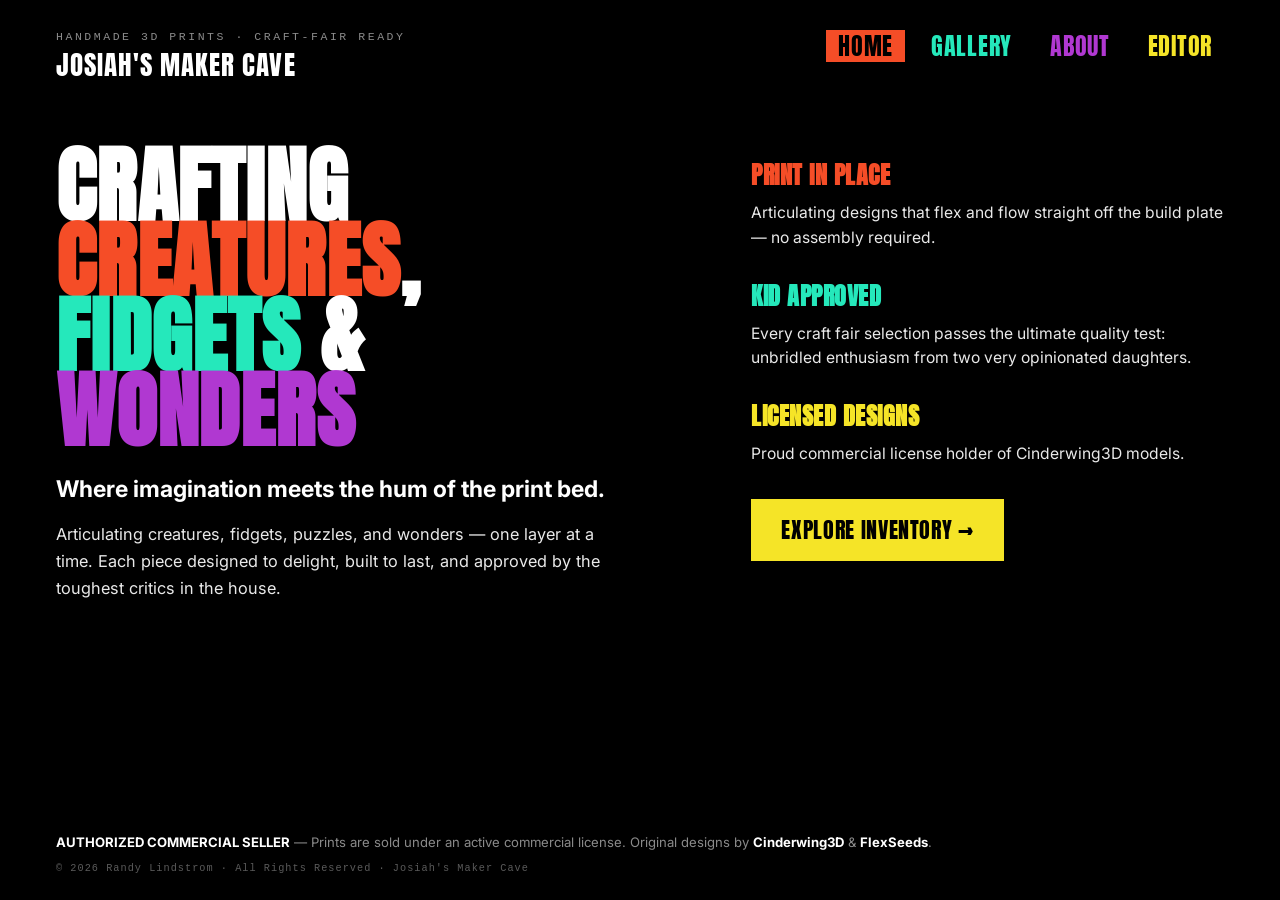
<file: index.html>
<!DOCTYPE html>
<html lang="en">
<head>
  <meta charset="UTF-8" />
  <meta name="viewport" content="width=device-width, initial-scale=1.0" />
  <title>Josiah's Maker Cave</title>
  <link rel="stylesheet" href="css/style.css" />
  <link rel="preconnect" href="https://fonts.googleapis.com" />
  <link rel="preconnect" href="https://fonts.gstatic.com" crossorigin />
  <link href="https://fonts.googleapis.com/css2?family=Anton&family=Inter:wght@400;600;700;900&display=swap" rel="stylesheet" />
</head>
<body>

  <div class="page">

    <!-- HEADER: brand + navigation -->
    <header class="site-header">
      <div class="brand">
        <p class="kicker">HANDMADE 3D PRINTS · CRAFT-FAIR READY</p>
        <p class="brand-name">JOSIAH'S MAKER CAVE</p>
      </div>
      <nav class="main-nav">
        <button class="nav-btn" data-target="home">HOME</button>
        <button class="nav-btn" data-target="gallery">GALLERY</button>
        <button class="nav-btn" data-target="about">ABOUT</button>
        <button class="nav-btn" data-target="editor">EDITOR</button>
      </nav>
    </header>

    <!-- SCROLLABLE CONTENT -->
    <main class="content-frame">

      <!-- HOME -->
      <section id="home" class="section active">
        <div class="home-top">
          <div class="home-intro">
            <h1 class="hero-title">
              CRAFTING<br/>
              <span class="accent-orange">CREATURES</span>,<br/>
              <span class="accent-mint">FIDGETS</span> &amp;<br/>
              <span class="accent-purple">WONDERS</span>
            </h1>
            <p class="hero-sub">Where imagination meets the hum of the print bed.</p>
            <p class="hero-desc">
              Articulating creatures, fidgets, puzzles, and wonders — one layer at a time.
              Each piece designed to delight, built to last, and approved by the toughest
              critics in the house.
            </p>
          </div>

          <div class="home-aside">
            <div class="home-features">
              <div class="feature">
                <h3 class="feature-h accent-orange">PRINT IN PLACE</h3>
                <p>Articulating designs that flex and flow straight off the build plate — no assembly required.</p>
              </div>
              <div class="feature">
                <h3 class="feature-h accent-mint">KID APPROVED</h3>
                <p>Every craft fair selection passes the ultimate quality test: unbridled enthusiasm from two very opinionated daughters.</p>
              </div>
              <div class="feature">
                <h3 class="feature-h accent-yellow">LICENSED DESIGNS</h3>
                <p>Proud commercial license holder of Cinderwing3D models.</p>
              </div>
            </div>
            <button class="big-btn" data-target="gallery">EXPLORE INVENTORY →</button>
          </div>
        </div>
      </section>

      <!-- GALLERY -->
      <section id="gallery" class="section">
        <div class="inventory-head">
          <h2 class="section-title accent-orange">INVENTORY</h2>
          <p class="section-sub">
            Physical prints available at craft fairs and by request · Tap any item to enlarge
          </p>
        </div>

        <div id="gallery-container">
          <!-- Dynamically populated by gallery.js -->
          <p class="loading-msg">[ SCANNING INVENTORY DATABASE... ]</p>
        </div>
      </section>

      <!-- ABOUT -->
      <section id="about" class="section">
        <h2 class="section-title accent-mint">ABOUT</h2>
        <p class="section-sub">Maker · Tinkerer · Dad · 3D Print Enthusiast</p>

        <div class="about-layout">
          <div class="about-block">
            <h3 class="block-h accent-orange">PRIMARY DIRECTIVE</h3>
            <p>
              Making things has always been more than a hobby — it's a way of thinking. There's something
              deeply satisfying about starting with a spool of filament and ending up with something that
              makes a kid's eyes light up.
            </p>
            <p>
              Josiah's Maker Cave was born from a passion for the craft and a love of seeing 3D printed
              toys bring real joy. Articulating dragons, fidget gadgets, puzzles, mythical creatures —
              if it can be imagined, the printer can probably attempt it.
            </p>
          </div>

          <div class="about-block">
            <h3 class="block-h accent-mint">MARKET RESEARCH PROTOCOL</h3>
            <p>
              Deciding which prints to bring to a craft fair involves a rigorous evaluation process.
              Candidate items are presented to two field experts — my daughters — and selections are made
              based on the intensity of their excitement response.
            </p>
            <p>
              Polite interest means it stays home. Grabbing it and running means it's in the bag.
              This methodology has proven highly effective and is not subject to peer review.
            </p>
            <div class="stat-row">
              <div class="stat"><span class="stat-num accent-orange">2</span><span class="stat-label">QA Testers</span></div>
              <div class="stat"><span class="stat-num accent-mint">100%</span><span class="stat-label">Joy-Driven</span></div>
              <div class="stat"><span class="stat-num accent-purple">∞</span><span class="stat-label">Ideas Queued</span></div>
            </div>
          </div>

          <div class="about-block">
            <h3 class="block-h accent-yellow">EQUIPMENT &amp; CAPABILITY</h3>
            <p>
              All prints are produced in-house on consumer FFF printers using quality PLA and specialty
              filaments. Every item is personally printed, inspected, and finished before it leaves
              the cave. No outsourcing. No drop-shipping. Just layers.
            </p>
          </div>
        </div>
      </section>

      <!-- SDF EDITOR -->
      <section id="editor" class="section">
        <h2 class="section-title accent-yellow">SDF EDITOR</h2>
        <p class="section-sub">
          Signed-distance modelling in the browser · Export a printable STL
        </p>

        <div class="editor-intro">
          <div class="editor-block">
            <h3 class="block-h accent-orange">WHAT IT IS</h3>
            <p>
              A shape in here isn't a mesh — it's a signed distance field, math that answers
              "how far am I from the surface?" at any point in space. Both editors solve that
              field live and mesh it into the print you see on screen.
            </p>
          </div>
          <div class="editor-block">
            <h3 class="block-h accent-mint">METAMELD</h3>
            <p>
              The general-purpose one. Stack up primitives, cut and keep them against each
              other, and the GPU raymarches the result as you drag. Shapes group into bodies,
              so a cut can reach one part and leave its neighbour whole. Touch-first — it
              works on a phone as well as it does on a desktop.
            </p>
          </div>
          <div class="editor-block">
            <h3 class="block-h accent-purple">NURBS FISH</h3>
            <p>
              The purpose-built one. <strong>Draw side</strong> and <strong>Draw top</strong>
              let you pull the profile curves around by their control points, and the print's
              head, dorsal, tail, and caudal regions follow what you draw.
            </p>
          </div>
        </div>

        <div class="editor-bar">
          <div class="editor-tabs">
            <button class="editor-tab active" data-editor="tools/sdf-editor.html">METAMELD</button>
            <button class="editor-tab" data-editor="tools/fish-editor-nurbs.html">NURBS FISH</button>
          </div>
          <a class="editor-launch" href="tools/sdf-editor.html" target="_blank" rel="noopener">
            OPEN FULL SCREEN ↗
          </a>
        </div>

        <p class="editor-tabnote">
          Both export a printable binary STL · Millimeters, +Z up, z&nbsp;=&nbsp;0 is the build plate
        </p>

        <div class="editor-stage">
          <!-- src is attached by main.js the first time this section opens -->
          <iframe class="editor-frame" title="MetaMeld" data-src="tools/sdf-editor.html"></iframe>
        </div>

        <p class="editor-note">
          Runs entirely on your machine — nothing is uploaded. These are full-screen apps
          by design, so open one in its own tab if you're really modelling; on a phone,
          Share → Add to Home Screen makes it launch like an app.
        </p>
      </section>

    </main>

    <!-- FOOTER -->
    <footer class="site-footer">
      <p class="license-text">
        <strong>AUTHORIZED COMMERCIAL SELLER</strong> — Prints are sold under an active commercial license.
        Original designs by <strong>Cinderwing3D</strong> &amp; <strong>FlexSeeds</strong>.
      </p>
      <p class="copyright">
        &copy; <span id="copy-year"></span> Randy Lindstrom · All Rights Reserved · Josiah's Maker Cave
      </p>
    </footer>

  </div>

  <!-- ENLARGED IMAGE PREVIEW -->
  <div class="lightbox" id="lightbox" hidden>
    <div class="lightbox-backdrop" data-close></div>
    <div class="lightbox-frame">
      <button class="lightbox-close" data-close>✕ CLOSE</button>
      <div class="lightbox-stage">
        <img class="lightbox-img" alt="" />
      </div>
      <aside class="lb-info">
        <div class="lb-sku"></div>
        <div class="lb-cat"></div>
        <div class="lb-desc"></div>
        <div class="lb-designer"></div>
      </aside>
    </div>
  </div>

  <script src="js/gallery.js"></script>
  <script src="js/main.js"></script>
</body>
</html>
</file>
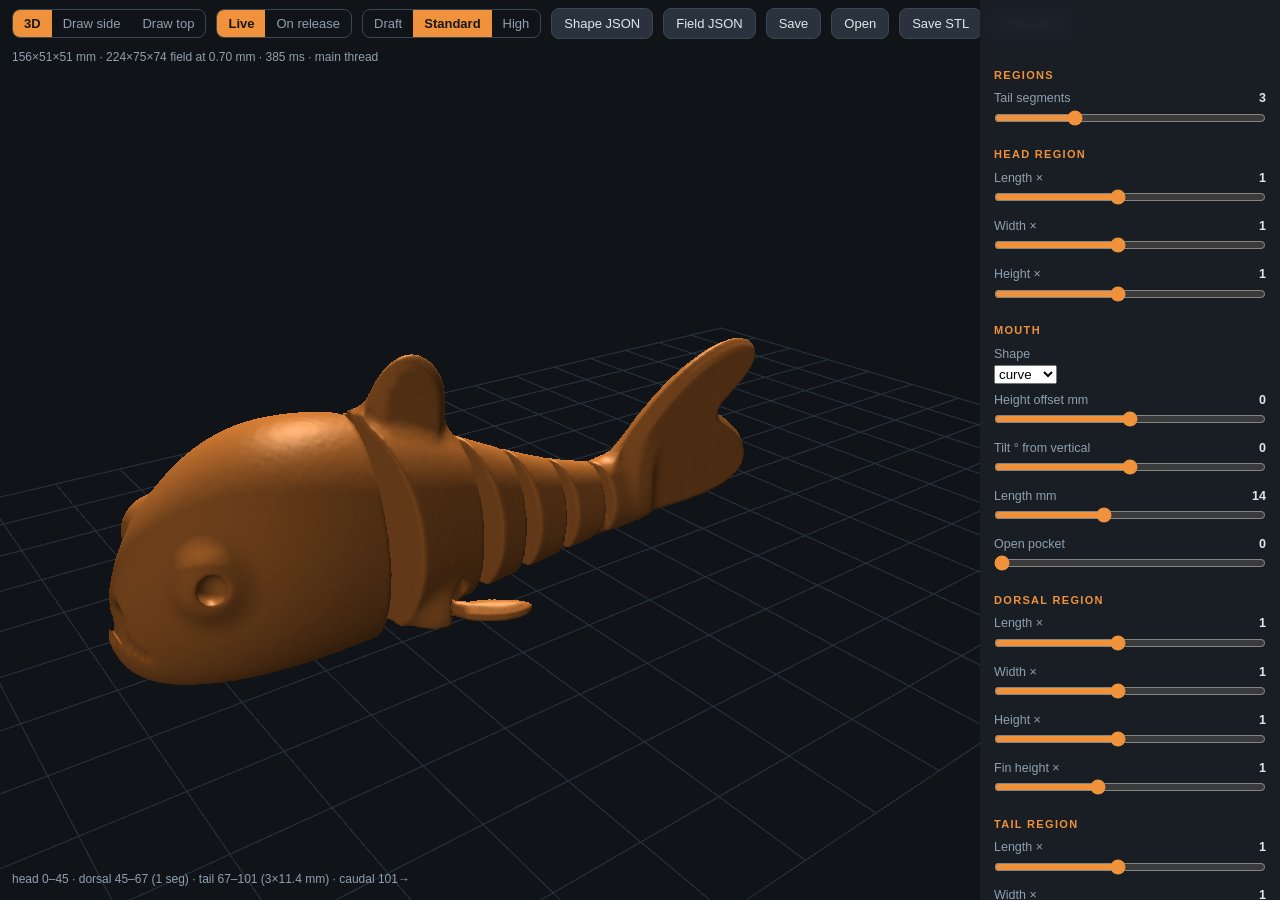
<file: tools/fish-editor-nurbs.html>
<!DOCTYPE html>
<html lang="en">
<head>
<meta charset="utf-8">
<!--
  NURBS fish designer - part of the Maker Cave tools
  Copyright (c) 2026 DuckySonadar
  Released under the MIT License; see LICENSE in the repository root.
  Self-contained, so the notice travels with the file.
-->
<meta name="viewport" content="width=device-width, initial-scale=1, maximum-scale=1, user-scalable=no">
<title>flexifish NURBS designer</title>
<style>
  :root { --bg:#101418; --panel:#1a2027ee; --ink:#dfe7ee; --dim:#8fa0af;
          --acc:#f0913b; --err:#ff6b6b; --note:#ffc857; --sel:#5ec8f0; }
  * { box-sizing:border-box; margin:0; }
  html,body { height:100%; background:var(--bg); color:var(--ink);
              font:14px/1.4 -apple-system,'Segoe UI',Roboto,sans-serif; overflow:hidden; }
  /* canvas is a replaced element: left+right don't stretch it, so size
     it explicitly or it stays at its intrinsic 300x150 */
  #view, #edit { position:fixed; top:0; left:0;
                 width:calc(100vw - 300px); height:100vh;
                 touch-action:none; display:block; }
  #edit { display:none; }
  #topbar { position:fixed; top:0; left:0; right:0; padding:8px 12px;
            display:flex; gap:10px; align-items:center; flex-wrap:wrap;
            background:linear-gradient(#101418ee,#10141800); pointer-events:none; }
  #topbar > * { pointer-events:auto; }
  .seg { display:flex; border:1px solid #3a4652; border-radius:8px; overflow:hidden; }
  .seg button { background:none; border:0; color:var(--dim); padding:6px 11px;
                font-size:13px; cursor:pointer; }
  .seg button.on { background:var(--acc); color:#181818; font-weight:600; }
  #status { color:var(--dim); font-size:12px; }
  #errbar { position:fixed; top:46px; left:50%; transform:translateX(-50%);
            background:#4a1520; color:#ffb3b3; border:1px solid #7a2535;
            border-radius:8px; padding:6px 12px; font-size:12px; display:none;
            max-width:92vw; z-index:20; }
  #warn { position:fixed; left:12px; bottom:12px; max-width:min(520px,60vw);
          font-size:12px; pointer-events:none; }
  #warn .e { color:var(--err); } #warn .n { color:var(--note); }
  #drawbar { position:fixed; top:46px; left:12px; display:none;
             flex-direction:column; gap:6px; max-width:200px; z-index:5; }
  #drawbar .chip { display:flex; align-items:center; gap:6px;
                   background:#1a2027cc; border:1px solid #3a4652;
                   border-radius:8px; padding:4px 9px; font-size:12.5px;
                   color:var(--dim); cursor:pointer; }
  #drawbar .chip.on { border-color:var(--acc); color:var(--ink); }
  #drawbar .chip .sw { width:10px; height:10px; border-radius:3px; }
  #drawbar .chip .x { margin-left:auto; color:var(--dim); padding:0 2px; }
  #drawbar .chip .x:hover { color:var(--err); }
  #drawbar .chip.gone { opacity:.5; font-style:italic; }
  #drawbar .tools { display:flex; gap:6px; }
  #drawbar .hint { color:var(--dim); font-size:11px; background:#1a2027cc;
                   border-radius:8px; padding:5px 8px; }
  #panel { position:fixed; top:0; right:0; bottom:0; width:300px; overflow-y:auto;
           background:var(--panel); backdrop-filter:blur(6px); padding:52px 14px 20px; }
  #panel h3 { font-size:11px; letter-spacing:.12em; text-transform:uppercase;
              color:var(--acc); margin:16px 0 6px; }
  .row { margin:7px 0; }
  .row label { display:flex; justify-content:space-between; color:var(--dim);
               font-size:12.5px; margin-bottom:2px; }
  .row label b { color:var(--ink); font-weight:600; font-variant-numeric:tabular-nums; }
  input[type=range] { width:100%; accent-color:var(--acc); }
  .btn { background:#2a333d; color:var(--ink); border:1px solid #3a4652;
         border-radius:8px; padding:7px 12px; font-size:13px; cursor:pointer; }
  .btn:active { background:#38434f; }
  #export { position:fixed; inset:0; background:#000a; display:none;
            align-items:center; justify-content:center; z-index:10; }
  #export .card { background:#1a2027; border:1px solid #3a4652; border-radius:12px;
                  padding:18px; width:min(520px, 92vw); max-height:90vh; overflow-y:auto; }
  #export textarea { width:100%; height:180px; background:#10141a; color:#cfe3c8;
                     border:1px solid #333; border-radius:8px; padding:8px;
                     font:12px ui-monospace,monospace; }
  #export p { color:var(--dim); font-size:12px; margin:8px 0; }
  @media (max-width:760px) {
    #view, #edit { width:100vw; height:56vh; }
    #panel { top:auto; left:0; width:100%; height:44vh; padding-top:12px; }
    #warn { bottom:calc(44vh + 8px); }
  }
</style>
</head>
<body>
<canvas id="view"></canvas>
<canvas id="edit"></canvas>
<div id="topbar">
  <div class="seg" id="mode">
    <button data-m="3d" class="on">3D</button><button data-m="side">Draw side</button><button data-m="top">Draw top</button>
  </div>
  <div class="seg" id="live">
    <button data-m="live" class="on">Live</button><button data-m="release">On release</button>
  </div>
  <div class="seg" id="qual">
    <button data-q="1.0">Draft</button><button data-q="0.7" class="on">Standard</button><button data-q="0.5">High</button>
  </div>
  <button class="btn" id="exportBtn">Shape JSON</button>
  <button class="btn" id="fieldBtn" title="Bake the fish to a field file MetaMeld can open">Field JSON</button>
  <button class="btn" id="saveFishBtn">Save</button>
  <button class="btn" id="openFishBtn">Open</button>
  <input type="file" id="fishFile" accept=".json,application/json"
         style="display:none">
  <button class="btn" id="stlBtn">Save STL</button>
  <button class="btn" id="camBtn">Recenter</button>
  <span id="status">building…</span>
</div>
<div id="errbar"></div>
<div id="warn"></div>
<div id="drawbar">
  <div id="chips"></div>
  <div class="tools">
    <button class="btn" id="addPt">＋ point</button>
    <button class="btn" id="delPt">− point</button>
  </div>
  <div class="hint" id="drawhint">Drag control points. Drag empty space to
    pan, wheel/pinch to zoom. Regions (head&thinsp;/&thinsp;dorsal&thinsp;/&thinsp;tail&thinsp;/&thinsp;caudal)
    follow what you draw; sliders scale on top of it.</div>
  <div class="hint" id="regline"></div>
</div>
<div id="panel"></div>
<div id="export"><div class="card">
  <b>flexifish_nurbs.py shape</b>
  <p>Save as <code>fish_shape.json</code> and run
     <code>python flexifish_nurbs.py --shape fish_shape.json</code>
     for the printable STL (free ball-joint fins, real joint cavities).</p>
  <textarea id="exportText" readonly></textarea>
  <div id="cfgWrap" style="display:none">
  <p>Eyes/face changed too — save as <code>fish.json</code> and add
     <code>--config fish.json</code>:</p>
  <textarea id="cfgText" readonly style="height:90px"></textarea>
  </div>
  <p style="display:flex;gap:8px;justify-content:flex-end">
    <button class="btn" id="copyBtn">Copy shape</button>
    <button class="btn" id="closeBtn">Close</button></p>
</div></div>

<script id="coresrc">
/* nurbscore.js -- JS port of flexifish_nurbs.py: NURBS curve sampling,
   region resolution, the lofted signed-distance field, segmentation
   layout, and a surface-nets mesher. Numerically faithful to the Python
   generator (same sample counts, same formulas), so the exported shape
   JSON reproduces this model via `flexifish_nurbs.py --shape`. */
(function (root) {
"use strict";

// FishParams subset the designer uses. UI-editable ones live in DEFAULTS,
// print constants in FIXED (change them via --config on the Python side).
const DEFAULTS = {
  eye_diameter: 12.5, eye_pos: 0.30, eye_height: 0.62, eye_proud: 3.2,
  lip_size: 1.0
};
const FIXED = {
  belly_drop: 3.5, tail_root_len: 12.0, fin_margin: 2.2,
  clearance: 0.55, wall: 1.6, face_gap: 1.0, min_seg_len: 6.0,
  swing_front_deg: 16.0, swing_rear_deg: 12.0,
  pupil_diameter: 4.6, dorsal_thickness: 2.8, pelvic_thickness: 3.4,
  tail_thick_root: 4.0, tail_thick_tip: 2.2,
  fin_edge: 0.9, fin_fillet: 2.8,
  joint_ball_max: 5.0, joint_capture: 0.20, joint_neck: 0.40,
  joint_style: 'ball', joint_gap: 0.0,
  // where the ring cutter sits, on top of the fit it works out for itself
  tool_offset: 0.0, tool_lift: 0.0, tool_scale: 1.0,
  // per-joint nudges on top of those, by joint index; see toolPlace()
  tool_place: []
};

const DEFAULT_SHAPE = {
  curves: {
    back: { points: [[0, 9], [1, 22], [12, 34], [27, 41], [46, 38],
                     [63, 31], [85, 19.5], [103, 13.8], [113, 13.0]] },
    belly: { points: [[0, 9], [1, 3], [8, -2.5], [25, -4], [55, -4],
                      [85, -3], [104, -1.5], [113, -1.0]] },
    plan: { points: [[0, 0.8], [2, 6], [12, 15], [27, 20.5], [46, 18.5],
                     [63, 13.5], [85, 8.2], [103, 6.3], [113, 5.9]] },
    dorsal_fin: { closed: true,
                  points: [[46, 31], [48, 40], [53, 46], [59, 47],
                           [64, 42], [65, 35], [63, 29], [54, 28]] },
    caudal_fin: { closed: true,
                  points: [[105, 12], [112, 20], [124, 30], [140, 36],
                           [150, 33], [148, 26], [137, 19.5], [137, 18.5],
                           [148, 11], [149, 2], [138, -2], [120, -2],
                           [107, 0]] },
    // drawn under the dorsal fin: a ball socket has to live inside one
    // rigid segment, and the dorsal segment is the one this fish is built
    // around (see layout())
    pelvic_fin: { closed: true,
                  points: [[55.5, 10.5], [60.5, 12.5], [66.5, 16.5],
                           [70.5, 20.5], [67.5, 22.5], [61.5, 21.5],
                           [55.5, 15.5], [52.5, 11.5]] },
    mouth: { points: [[1.0, 14.0], [0.6, 11.0], [2.0, 8.5], [5.5, 7.0]] }
  },
  regions: { tail_segments: 3, blend_mm: 8.0 },
  mouth: { shape: 'curve', height: 0.0, tilt: 0.0, length: 14.0 },
  sliders: {
    head: { length: 1, width: 1, height: 1, mouth_open: 0 },
    dorsal: { length: 1, width: 1, height: 1, fin_height: 1 },
    tail: { length: 1, width: 1, height: 1 },
    caudal: { length: 1, height: 1, thickness: 1 },
    pelvic: { length: 1, width: 1 }
  }
};
// sample counts must match the Python generator exactly
const NS = { body: 300, dorsal: 64, caudal: 80, side: 56, table: 400 };

function clone(o) { return JSON.parse(JSON.stringify(o)); }
function deepMerge(base, over) {
  const out = Object.assign({}, base);
  for (const k in over) {
    const v = over[k];
    if (v === null) delete out[k];
    else if (v && typeof v === 'object' && !Array.isArray(v) &&
             out[k] && typeof out[k] === 'object' && !Array.isArray(out[k]))
      out[k] = deepMerge(out[k], v);
    else out[k] = v;
  }
  return out;
}

// ---------- NURBS evaluation (clamped open / periodic closed, rational) --
function nurbsEval(ctrlPts, degree, weights, closed, n) {
  const m = ctrlPts.length;
  let p = Math.max(1, Math.min(Math.round(degree || 3), m - 1));
  const w = weights && weights.length === m ? weights : null;
  // homogeneous control points
  const ch = [];
  for (let i = 0; i < m; i++) {
    const wi = w ? w[i] : 1.0;
    ch.push([ctrlPts[i][0] * wi, ctrlPts[i][1] * wi, wi]);
  }
  let knots;
  if (closed) {
    for (let i = 0; i < p; i++) ch.push(ch[i].slice());
    knots = new Float64Array(ch.length + p + 1);
    for (let i = 0; i < knots.length; i++) knots[i] = (i - p) / m;
  } else {
    knots = new Float64Array(m + p + 1);
    for (let i = 0; i < p; i++) knots[i] = 0;
    for (let i = 0; i <= m - p; i++) knots[p + i] = i / (m - p);
    for (let i = 0; i < p; i++) knots[m + 1 + i] = 1;
  }
  const out = [];
  const d = [];
  for (let j = 0; j <= p; j++) d.push([0, 0, 0]);
  for (let s = 0; s < n; s++) {
    const t = closed ? s / n : s / (n - 1);
    // searchsorted right - 1
    let lo = 0, hi = knots.length;
    while (lo < hi) {
      const mid = (lo + hi) >> 1;
      if (knots[mid] <= t) lo = mid + 1; else hi = mid;
    }
    let k = lo - 1;
    if (k < p) k = p;
    if (k > ch.length - 1) k = ch.length - 1;
    for (let j = 0; j <= p; j++) {
      const c = ch[k - p + j];
      d[j][0] = c[0]; d[j][1] = c[1]; d[j][2] = c[2];
    }
    for (let r = 1; r <= p; r++)
      for (let j = p; j >= r; j--) {
        const i = k - p + j;
        const den = knots[i + p - r + 1] - knots[i];
        const a = den > 1e-12 ? (t - knots[i]) / den : 0.0;
        d[j][0] = (1 - a) * d[j - 1][0] + a * d[j][0];
        d[j][1] = (1 - a) * d[j - 1][1] + a * d[j][1];
        d[j][2] = (1 - a) * d[j - 1][2] + a * d[j][2];
      }
    const wv = Math.max(d[p][2], 1e-12);
    out.push([d[p][0] / wv, d[p][1] / wv]);
  }
  return out;
}
function sampleCurve(spec, n) {
  return nurbsEval(spec.points, spec.degree || 3, spec.weights,
                   !!spec.closed, n);
}

// ---------- small numeric helpers ----------
function monotone(pts) {  // sort by x, force nondecreasing stations
  const idx = pts.map((_, i) => i);
  idx.sort((a, b) => pts[a][0] - pts[b][0] || a - b);
  const xs = new Float64Array(pts.length), ys = new Float64Array(pts.length);
  let run = -Infinity;
  for (let i = 0; i < idx.length; i++) {
    let x = pts[idx[i]][0] + i * 1e-9;
    if (x < run) x = run;
    run = x;
    xs[i] = x; ys[i] = pts[idx[i]][1];
  }
  return { xs, ys };
}
function interp1(x, xs, ys) {   // np.interp: clamp outside
  const n = xs.length;
  if (x <= xs[0]) return ys[0];
  if (x >= xs[n - 1]) return ys[n - 1];
  let lo = 0, hi = n - 1;
  while (hi - lo > 1) {
    const mid = (lo + hi) >> 1;
    if (xs[mid] <= x) lo = mid; else hi = mid;
  }
  const t = (x - xs[lo]) / (xs[hi] - xs[lo] || 1e-12);
  return ys[lo] + (ys[hi] - ys[lo]) * t;
}
function smoothstep01(t) { return t <= 0 ? 0 : t >= 1 ? 1 : t * t * (3 - 2 * t); }
function logistic01(t, k) {   // logistic growth rescaled to f(0)=0, f(1)=1
  k = k || 9.0;
  t = t < 0 ? 0 : t > 1 ? 1 : t;
  const s = 1 / (1 + Math.exp(-k * (t - 0.5)));
  const s0 = 1 / (1 + Math.exp(k * 0.5)), s1 = 1 / (1 + Math.exp(-k * 0.5));
  return (s - s0) / (s1 - s0);
}
function polylineDist(pts, px, pz) {  // unsigned distance to open polyline
  let d2 = Infinity;
  for (let i = 1; i < pts.length; i++) {
    const ax = pts[i - 1][0], az = pts[i - 1][1];
    const ex = pts[i][0] - ax, ez = pts[i][1] - az;
    let t = ((px - ax) * ex + (pz - az) * ez) /
            Math.max(ex * ex + ez * ez, 1e-12);
    t = t < 0 ? 0 : t > 1 ? 1 : t;
    const qx = px - ax - ex * t, qz = pz - az - ez * t;
    const q = qx * qx + qz * qz;
    if (q < d2) d2 = q;
  }
  return Math.sqrt(d2);
}

// ---------- shape resolution: curves + sliders -> tables + regions ------
function resolveShape(spec, p, withSliders) {
  spec = deepMerge(DEFAULT_SHAPE, spec || {});
  const curves = spec.curves || {};
  const regions = spec.regions || {};
  const sl = withSliders === false ? DEFAULT_SHAPE.sliders
                                   : (spec.sliders || {});
  const slider = (reg, name, dflt) => {
    const r = sl[reg];
    const v = r && typeof r === 'object' ? r[name] : undefined;
    return typeof v === 'number' ? v : (dflt === undefined ? 1.0 : dflt);
  };
  const errors = [];
  if (!curves.back || !curves.plan) {
    errors.push("shape needs 'back' and 'plan' curves");
    return { errors };
  }
  let back = sampleCurve(curves.back, NS.body);
  let plan = sampleCurve(curves.plan, NS.body);
  let belly;
  if (curves.belly) belly = sampleCurve(curves.belly, NS.body);
  else belly = back.map(q => [q[0], -p.belly_drop]);
  let dorsal = curves.dorsal_fin ? sampleCurve(curves.dorsal_fin, NS.dorsal) : null;
  let caudal = curves.caudal_fin ? sampleCurve(curves.caudal_fin, NS.caudal) : null;

  const minx = a => a.reduce((m, q) => Math.min(m, q[0]), Infinity);
  const maxx = a => a.reduce((m, q) => Math.max(m, q[0]), -Infinity);
  const b0 = Math.min(minx(back), minx(belly), minx(plan));
  const b3 = Math.min(maxx(back), maxx(belly), maxx(plan));

  let b1, b2;
  if (dorsal) { b1 = minx(dorsal) - p.fin_margin; b2 = maxx(dorsal) + p.fin_margin; }
  else { b1 = b0 + 0.40 * (b3 - b0); b2 = b1; }
  if (typeof regions.head_end === 'number') b1 = regions.head_end;
  if (typeof regions.tail_start === 'number') b2 = regions.tail_start;
  b1 = Math.min(Math.max(b1, b0 + 5.0), b3 - 5.0);
  b2 = Math.min(Math.max(b2, b1), b3 - 5.0);

  // length sliders: piecewise-linear x remap of the regions
  const oldK = [b0, b1, b2, b3];
  const lens = [slider('head', 'length'), slider('dorsal', 'length'),
                slider('tail', 'length')];
  const newK = [b0];
  for (let i = 0; i < 3; i++)
    newK.push(newK[i] + (oldK[i + 1] - oldK[i]) * lens[i]);
  const oldKA = Float64Array.from(oldK), newKA = Float64Array.from(newK);
  const remapX = x => x > b3 ? x + (newK[3] - b3) : interp1(x, oldKA, newKA);

  // side fins: attachment BEFORE any remap so paddles translate rigidly
  const planM0 = monotone(plan);
  const sideSpecs = [];
  for (const [name, thick] of [['pelvic_fin', p.pelvic_thickness]]) {
    if (!curves[name]) continue;
    const pts = sampleCurve(curves[name], NS.side);
    let best = -Infinity, bi = 0;
    for (let i = 0; i < pts.length; i++) {
      const pen = interp1(pts[i][0], planM0.xs, planM0.ys) - pts[i][1];
      if (pen > best) { best = pen; bi = i; }
    }
    if (best < 0.3) {
      errors.push(name + " outline never reaches the body -- draw it " +
                  "overlapping the plan curve");
      continue;
    }
    sideSpecs.push({ name, pts, att: pts[bi].slice(), thick });
  }

  for (const arr of [back, belly, plan])
    for (const q of arr) q[0] = remapX(q[0]);
  if (dorsal) for (const q of dorsal) q[0] = remapX(q[0]);
  if (caudal) for (const q of caudal) q[0] = remapX(q[0]);
  const b1n = newK[1], b2n = newK[2], b3n = newK[3];

  // width / height sliders: smooth per-region scale fields
  const blend = typeof regions.blend_mm === 'number' ? regions.blend_mm : 8.0;
  const mB = monotone(back), mL = monotone(belly), mP = monotone(plan);
  const N = NS.table;
  const xs = new Float64Array(N), ztop = new Float64Array(N),
        zbot = new Float64Array(N), wid = new Float64Array(N),
        ztopRaw = new Float64Array(N);
  const hH = slider('head', 'height'), hD = slider('dorsal', 'height'),
        hT = slider('tail', 'height');
  const wH = slider('head', 'width'), wD = slider('dorsal', 'width'),
        wT = slider('tail', 'width');
  const field = (x, vh, vd, vt) => {
    const s1 = smoothstep01((x - (b1n - blend / 2)) / Math.max(blend, 1e-6));
    const s2 = smoothstep01((x - (b2n - blend / 2)) / Math.max(blend, 1e-6));
    return vh + (vd - vh) * s1 + (vt - vd) * s2;
  };
  let interiorBad = -1;
  for (let i = 0; i < N; i++) {
    const x = b0 + (b3n - b0) * i / (N - 1);
    xs[i] = x;
    let zt = interp1(x, mB.xs, mB.ys);
    let zb = interp1(x, mL.xs, mL.ys);
    let w = interp1(x, mP.xs, mP.ys);
    ztopRaw[i] = zt;
    zt *= field(x, hH, hD, hT); zb *= field(x, hH, hD, hT);
    w *= field(x, wH, wD, wT);
    if (x > b0 + 4.0 && x < b3n - 2.0 && zt <= zb + 0.5 && interiorBad < 0)
      interiorBad = x;
    if (zb > zt - 0.2) zb = zt - 0.2;
    if (w < 0.3) w = 0.3;
    ztop[i] = zt; zbot[i] = zb; wid[i] = w;
  }
  if (interiorBad >= 0)
    errors.push("back dips below belly near x=" + interiorBad.toFixed(0) +
                " -- check the side-view curves");

  const S = { xs, ztop, zbot, wid, step: (b3n - b0) / (N - 1),
              b0, b1: b1n, b2: b2n, b3: b3n,
              tailSegments: Math.round(regions.tail_segments != null
                                       ? regions.tail_segments : 3),
              mouthOpen: slider('head', 'mouth_open', 0.0),
              dorsal: null, caudal: null, sideFins: [], errors,
              caudalThick: 1.0, dorsalRootZ: 0, dorsalTopZ: 0 };

  if (dorsal) {
    const xc = 0.5 * (minx(dorsal) + maxx(dorsal));
    const shift = interp1(xc, xs, ztop) - interp1(xc, xs, ztopRaw);
    let zmin = Infinity;
    for (const q of dorsal) { q[1] += shift; zmin = Math.min(zmin, q[1]); }
    const fh = slider('dorsal', 'fin_height');
    let ztopF = -Infinity;
    for (const q of dorsal) {
      q[1] = zmin + (q[1] - zmin) * fh;
      ztopF = Math.max(ztopF, q[1]);
    }
    S.dorsal = dorsal;
    S.dorsalRootZ = interp1(xc, xs, ztop);
    S.dorsalTopZ = ztopF;
  }
  if (caudal) {
    // logistic falloff: no scaling at the tail root, full at the far edge
    let x0c = Infinity, x1c = -Infinity;
    for (const q of caudal) {
      if (q[0] < x0c) x0c = q[0];
      if (q[0] > x1c) x1c = q[0];
    }
    const cl = slider('caudal', 'length'), chh = slider('caudal', 'height');
    for (const q of caudal) {
      const w = logistic01((q[0] - x0c) / Math.max(x1c - x0c, 1e-6));
      q[0] += w * (cl - 1) * (q[0] - b3n);
      q[1] *= 1 + w * (chh - 1);
    }
    S.caudal = caudal;
    S.caudalThick = slider('caudal', 'thickness');
  }
  // mouth: pucker (lips) | groove (tilted plane) | curve (drawn side line)
  const mspec = spec.mouth || {};
  S.mouth = { shape: String(mspec.shape != null ? mspec.shape : 'curve'),
              height: +(mspec.height || 0), tilt: +(mspec.tilt || 0),
              length: +(mspec.length != null ? mspec.length : 14) };
  S.mouthCurve = null;
  if (S.mouth.shape === 'curve' && curves.mouth) {
    const mc = sampleCurve(curves.mouth, 60);
    for (const q of mc) { q[0] = remapX(q[0]); q[1] += S.mouth.height; }
    const mid = [mc[mc.length >> 1][0], mc[mc.length >> 1][1]];
    const a = S.mouth.tilt * Math.PI / 180;
    const ca = Math.cos(a), sa = Math.sin(a);
    for (const q of mc) {          // rotate about the arc midpoint
      const rx = q[0] - mid[0], rz = q[1] - mid[1];
      q[0] = mid[0] + rx * ca - rz * sa;
      q[1] = mid[1] + rx * sa + rz * ca;
    }
    S.mouthCurve = mc;
  } else if (S.mouth.shape === 'curve') S.mouth.shape = 'groove';
  for (const g of sideSpecs) {
    const region = g.name.split('_')[0];
    const dxAtt = remapX(g.att[0]) - g.att[0];
    const att = [g.att[0] + dxAtt, g.att[1]];
    const pts = g.pts.map(q => [q[0] + dxAtt, q[1]]);
    let cx = 0, cy = 0;
    for (const q of pts) { cx += q[0]; cy += q[1]; }
    cx /= pts.length; cy /= pts.length;
    let dx = cx - att[0], dy = cy - att[1];
    const dl = Math.max(Math.hypot(dx, dy), 1e-9);
    dx /= dl; dy /= dl;
    const px = -dy, py = dx;
    const ls = slider(region, 'length'), ws = slider(region, 'width');
    let span = -Infinity, vmin = Infinity, vmax = -Infinity;
    for (const q of pts) {
      const rx = q[0] - att[0], ry = q[1] - att[1];
      const u = rx * dx + ry * dy, v = rx * px + ry * py;
      q[0] = att[0] + u * ls * dx + v * ws * px;
      q[1] = att[1] + u * ls * dy + v * ws * py;
      const u2 = (q[0] - att[0]) * dx + (q[1] - att[1]) * dy;
      const v2 = (q[0] - att[0]) * px + (q[1] - att[1]) * py;
      span = Math.max(span, u2);
      vmin = Math.min(vmin, v2); vmax = Math.max(vmax, v2);
    }
    S.sideFins.push({ name: region, poly: pts, att, dirx: dx, diry: dy,
                      thick: g.thick, span, chord: vmax - vmin });
  }
  return S;
}

// ---------- SDF toolbox ----------
function smin(a, b, k) {
  let h = 0.5 + 0.5 * (b - a) / k;
  h = h < 0 ? 0 : h > 1 ? 1 : h;
  return b + (a - b) * h - k * h * (1 - h);
}
function smax(a, b, k) { return -smin(-a, -b, k); }
function sdEllipsoid(px, py, pz, rx, ry, rz) {
  px /= rx; py /= ry; pz /= rz;
  const k0 = Math.sqrt(px * px + py * py + pz * pz);
  const qx = px / rx, qy = py / ry, qz = pz / rz;
  const k1 = Math.max(Math.sqrt(qx * qx + qy * qy + qz * qz), 1e-9);
  return k0 > 1e-9 ? k0 * (k0 - 1) / k1 : -Math.min(rx, ry, rz);
}
function finSheet(d2, y, tRoot, tTip, u, u0, u1, edge, fillet) {
  let s = (u - u0) / Math.max(u1 - u0, 1e-6);
  s = s < 0 ? 0 : s > 1 ? 1 : s;
  const t = tRoot + (tTip - tRoot) * s;
  const slope = (tRoot - edge) / Math.max(fillet, 0.3);
  const neg = d2 < 0 ? -d2 : 0;
  let th = edge + slope * neg;
  if (th > t) th = t;
  const w = Math.abs(y) - (th - 0.6);
  return Math.max(d2 + 0.6, w) - 0.6;
}
// 2D polygon SDF (IQ), precomputed vertex arrays
function polyPre(pts) {
  const n = pts.length;
  const vx = new Float64Array(n), vy = new Float64Array(n);
  let x0 = Infinity, x1 = -Infinity, y0 = Infinity, y1 = -Infinity;
  for (let i = 0; i < n; i++) {
    vx[i] = pts[i][0]; vy[i] = pts[i][1];
    x0 = Math.min(x0, vx[i]); x1 = Math.max(x1, vx[i]);
    y0 = Math.min(y0, vy[i]); y1 = Math.max(y1, vy[i]);
  }
  return { vx, vy, n, x0, x1, y0, y1 };
}
function polySDF(P, px, py) {
  const { vx, vy, n } = P;
  let d = (px - vx[0]) * (px - vx[0]) + (py - vy[0]) * (py - vy[0]);
  let s = 1.0;
  for (let i = 0, j = n - 1; i < n; j = i++) {
    const ex = vx[j] - vx[i], ey = vy[j] - vy[i];
    const wx = px - vx[i], wy = py - vy[i];
    let t = (wx * ex + wy * ey) / (ex * ex + ey * ey + 1e-12);
    t = t < 0 ? 0 : t > 1 ? 1 : t;
    const bx = wx - ex * t, by = wy - ey * t;
    const dd = bx * bx + by * by;
    if (dd < d) d = dd;
    const c1 = py >= vy[i], c2 = py < vy[j], c3 = ex * wy > ey * wx;
    if ((c1 && c2 && c3) || (!c1 && !c2 && !c3)) s = -s;
  }
  return s * Math.sqrt(d);
}

// ---------- lofted body ----------
function coreSDF(x, y, z, S) {
  const N = S.xs.length;
  let f = (x - S.b0) / S.step;
  f = f < 0 ? 0 : f > N - 1 ? N - 1 : f;
  const i = Math.min(Math.floor(f), N - 2), t = f - i;
  const zt = S.ztop[i] + (S.ztop[i + 1] - S.ztop[i]) * t;
  const zb = S.zbot[i] + (S.zbot[i + 1] - S.zbot[i]) * t;
  const w = S.wid[i] + (S.wid[i + 1] - S.wid[i]) * t;
  const b = Math.max((zt - zb) / 2, 0.3);
  const zc = (zt + zb) / 2;
  const py = y / w, pz = (z - zc) / b;
  const k0 = Math.sqrt(py * py + pz * pz);
  const k1 = Math.max(Math.sqrt((py / w) * (py / w) + (pz / b) * (pz / b)), 1e-9);
  let d = k0 > 1e-9 ? k0 * (k0 - 1) / k1 : -Math.min(w, b);
  d = smax(d, S.b0 - x, 1.0);
  d = smax(d, x - S.b3, 2.0);
  return d;
}
function topAt(x, S) {
  for (let i = 1200; i >= 0; i--)
    if (coreSDF(x, 0, i * 0.1, S) < 0) return i * 0.1;
  return 0;
}
function halfwidthAt(x, z, S) {
  for (let i = 1600; i >= 0; i--)
    if (coreSDF(x, i * 0.05, z, S) < 0) return i * 0.05;
  return 0;
}

// ---------- the interlocking-ring joint (joint_style: 'tool') -----------
// A single solid, subtracted from the finished body: what is left is two
// pieces that cannot be pulled apart, because a ring belonging to each passes
// through the other. It is deliberately larger than any body it cuts, so only
// the interlock is ever inside the material and the rest hangs outside -- that
// overshoot is what lets it simply be scaled to the local section instead of
// solved for it. Ported from joint_tool.py, which carries the derivation.
const TOOL = {
  PLATE: 0.0, ANCHOR: -10.2,    // its build plate, and the joint, in its frame
  HW_REF: 10.0, H_REF: 20.0,    // the body section it is scaled against
  AHEAD: 10.8, BEHIND: 7.5,     // body it consumes each way, in its own units
  // its own bounding box, not its footprint: the solid runs x = -21.2 .. 5.6
  // about an anchor at -10.2, and z = -7.6 .. 22 off a plate at 0 -- it hangs
  // below the plate, which is what carries the cut through the flat belly.
  // This is the box the designer draws handles on, so it is the whole solid.
  BOX_AHEAD: 11.0, BOX_BEHIND: 15.8, BOX_TALL: 29.6, BOX_DROP: 7.6,
  MIN_SPACING: 18.3,            // ...so joints no closer than the sum of those
  SHATTER: 10.0,                // closer still and the two cuts collide
  THICK: 0.90                   // its own clearance, at the reference section
};

// tool.json, body 1, in file order. Order is load-bearing: a shape added after
// a cut is immune to it, which is what lets the big seam cavity be body-scale
// without destroying the linkage that passes through it.
//   [op, kind, blend k, position, Euler degrees, dimensions]
// torus d = [ring radius, tube radius]; ellipsoid d = full diameters; the
// plane cut removes everything below its own z.
const TOOL_NODES = [
  ['add', 'ellipsoid', 0, [0, 0, 6], [0, -30, 180], [25, 25, 35]],
  ['cut', 'ellipsoid', 0, [0, 0, 6], [0, -30, 180], [23, 23, 33]],
  ['cut', 'plane', 0, [-6, 0, 0], [0, 62, 180], [0, 0, 0]],
  ['add', 'ellipsoid', 4.5, [-14.266247946197, 0, 4], [0, 0, 0], [14, 8.5, 14]],
  ['cut', 'torus', 0, [-14, 0, 4], [-86.530223807624, 0, 0], [4.5, 1.5, 0]],
  ['cut', 'ellipsoid', 1, [2, 0, 3.816466031276], [91, 13, 180], [30, 26.5, 23]],
  ['add', 'torus', 4, [-16.46241654316, 0, 0.100993474262], [-50, 0, 85], [5, 1.75, 0]],
  ['cut', 'torus', 2, [-18.269319183782, 0, 1.048664616065], [0, -39, 0], [5, 1.421467019059, 0]]
];
const TOOL_DEG = Math.PI / 180;
// Each node's rotation, as the sines and cosines the inverse needs, worked
// out once. The nodes are a constant and their angles never change, but the
// field is evaluated per voxel by the mesher and per grid point by the
// cross-section tracer -- calling sin and cos six times inside that loop was
// most of what either one spent. Same sequence of operations as before, so
// the numbers are unchanged.
const TOOL_ROT = TOOL_NODES.map(n => {
  const out = [];
  for (let ax = 2; ax >= 0; ax--) {
    const a = -n[4][ax] * TOOL_DEG;
    if (a) out.push(ax, Math.cos(a), Math.sin(a));
  }
  return out;
});

function toolSmin(a, b, k) {
  if (k <= 0) return Math.min(a, b);
  let h = 0.5 + 0.5 * (b - a) / k;
  h = h < 0 ? 0 : h > 1 ? 1 : h;
  return b + (a - b) * h - k * h * (1 - h);
}

function toolNodeSDF(n, rots, X, Y, Z) {
  const pos = n[3], d = n[5];
  let x = X - pos[0], y = Y - pos[1], z = Z - pos[2];
  // world -> local: the editor rotates a shape by Rz*Ry*Rx, so the inverse
  // undoes Z first, then Y, then X
  for (let i = 0; i < rots.length; i += 3) {
    const ax = rots[i], c = rots[i + 1], sn = rots[i + 2];
    if (ax === 0) { const t = c * y - sn * z; z = sn * y + c * z; y = t; }
    else if (ax === 1) { const t = c * z - sn * x; x = sn * z + c * x; z = t; }
    else { const t = c * x - sn * y; y = sn * x + c * y; x = t; }
  }
  if (n[1] === 'torus') {
    const q = Math.hypot(x, y) - d[0];
    return Math.hypot(q, z) - d[1];
  }
  if (n[1] === 'ellipsoid') {
    const a = d[0] / 2, b = d[1] / 2, c = d[2] / 2;
    const k0 = Math.hypot(x / a, y / b, z / c);
    const k1 = Math.max(Math.hypot(x / (a * a), y / (b * b), z / (c * c)), 1e-9);
    return k0 * (k0 - 1) / k1;
  }
  // plane: the region the cut removes, measured on the ROTATED point. Reading
  // world Z here flattens every tilted plane into a horizontal one -- which
  // was invisible while the only plane in the solid had no rotation, and is
  // 14 mm of error the moment one does. The same bug was fixed on the Python
  // side; check_tool_port.py is what caught this copy of it.
  return z;
}

function toolRaw(x, y, z) {
  let d = null;
  for (let i = 0; i < TOOL_NODES.length; i++) {
    const n = TOOL_NODES[i];
    const f = toolNodeSDF(n, TOOL_ROT[i], x, y, z);
    if (n[0] === 'add') d = d === null ? f : toolSmin(d, f, n[2]);
    else d = -toolSmin(-d, f, n[2]);      // smax(d, -f, k)
  }
  return d;
}

function toolSDF(x, y, z, j, gap) {
  // the solid runs the way the generator does, so the axes map straight
  // through -- the tool this replaced ran along its own +y and needed a swap.
  // `xt` is where the solid sits and `xa` is where the cut is: they are the
  // same until tool_offset moves one off the other.
  const tx = (x - j.xt) / j.sLong + TOOL.ANCHOR;
  const ty = y / j.sWide;
  const tz = (z - j.lift) / j.sTall + TOOL.PLATE;
  const s = Math.min(j.sWide, Math.min(j.sLong, j.sTall));
  // times the smallest scale, so it stays an under-estimate of true distance
  let d = toolRaw(tx, ty, tz) * s;
  if (gap > 0) d += (TOOL.THICK * s - gap) / 2;
  return d;
}

function toolScales(x, S) {
  // fore-aft follows the body's height, not its length: the section is what
  // decides how big an interlock will fit
  const top = topAt(x, S);
  return { wide: halfwidthAt(x, top * 0.45, S) / TOOL.HW_REF,
           long: top / TOOL.H_REF, tall: top / TOOL.H_REF };
}

// Marching squares on a 2D slice of an SDF, returning closed loops in the
// slice's own coordinates. Used to trace the ring cutter for the draw views:
// the solid that makes a segment cut is not a shape anyone drew, so short of
// building the plate and looking at the hole there was no way to see where it
// had landed. Tracing the same `toolSDF` the mesher uses means what is drawn
// is the cut itself rather than a picture of it.
function contourSDF(f, x0, x1, y0, y1, n) {
  const m = Math.max(8, Math.round(n * Math.abs(y1 - y0) / Math.abs(x1 - x0)));
  const dx = (x1 - x0) / n, dy = (y1 - y0) / m, w = m + 1;
  const g = new Float32Array((n + 1) * w);
  for (let i = 0; i <= n; i++)
    for (let k = 0; k <= m; k++) {
      const v = f(x0 + i * dx, y0 + k * dy);
      // the border ring is forced outside, so a solid running past the box
      // closes along the box edge instead of leaving an open chain that
      // closePath then shortcuts across the middle of the shape
      g[i * w + k] = (i === 0 || i === n || k === 0 || k === m)
        ? Math.max(v, 1e-3) : v;
    }
  // edge pairs per case; corners are (i,k) (i+1,k) (i+1,k+1) (i,k+1) and the
  // edges between them in the same order. 5 and 10 are the saddles: two
  // separate crossings, drawn as two segments rather than guessed at.
  const CASES = [[], [3, 0], [0, 1], [3, 1], [1, 2], [3, 0, 1, 2], [0, 2],
                 [3, 2], [2, 3], [2, 0], [0, 1, 2, 3], [2, 1], [1, 3],
                 [1, 0], [0, 3], []];
  const segs = [];
  const mix = (a, b, va, vb) => a + (b - a) * (va / (va - vb));
  for (let i = 0; i < n; i++) {
    const xa = x0 + i * dx, xb = xa + dx;
    for (let k = 0; k < m; k++) {
      const v0 = g[i * w + k], v1 = g[(i + 1) * w + k],
            v2 = g[(i + 1) * w + k + 1], v3 = g[i * w + k + 1];
      const c = (v0 < 0 ? 1 : 0) | (v1 < 0 ? 2 : 0) |
                (v2 < 0 ? 4 : 0) | (v3 < 0 ? 8 : 0);
      const cs = CASES[c];
      if (!cs.length) continue;
      const ya = y0 + k * dy, yb = ya + dy;
      const pt = e => e === 0 ? [mix(xa, xb, v0, v1), ya]
                    : e === 1 ? [xb, mix(ya, yb, v1, v2)]
                    : e === 2 ? [mix(xa, xb, v3, v2), yb]
                              : [xa, mix(ya, yb, v0, v3)];
      for (let q = 0; q < cs.length; q += 2) segs.push([pt(cs[q]), pt(cs[q + 1])]);
    }
  }
  // chain the segments into loops: every endpoint is shared by exactly two
  // segments, so following them from any start closes the loop it is on
  const key = q => Math.round(q[0] / dx * 64) + ':' + Math.round(q[1] / dy * 64);
  const ends = new Map();
  segs.forEach((sg, i) => {
    for (const q of sg) {
      const k = key(q);
      if (!ends.has(k)) ends.set(k, []);
      ends.get(k).push(i);
    }
  });
  const used = new Uint8Array(segs.length), loops = [];
  for (let i = 0; i < segs.length; i++) {
    if (used[i]) continue;
    used[i] = 1;
    const loop = [segs[i][0], segs[i][1]];
    for (let guard = 0; guard < segs.length; guard++) {
      const at = ends.get(key(loop[loop.length - 1])) || [];
      const nx = at.find(t => !used[t]);
      if (nx === undefined) break;
      used[nx] = 1;
      const sg = segs[nx];
      loop.push(key(sg[0]) === key(loop[loop.length - 1]) ? sg[1] : sg[0]);
    }
    if (loop.length < 3) continue;
    // a section plane that grazes a surface tangentially -- the side view
    // does exactly that along the cup walls -- leaves a trail of one-cell
    // islands where the field just dips under zero. They are real, and they
    // are speckle; a cross-section is easier to read without them.
    let xa = Infinity, xb = -Infinity, ya = Infinity, yb = -Infinity;
    for (const q of loop) {
      xa = Math.min(xa, q[0]); xb = Math.max(xb, q[0]);
      ya = Math.min(ya, q[1]); yb = Math.max(yb, q[1]);
    }
    if (xb - xa > 1.5 || yb - ya > 1.5) loops.push(loop);
  }
  return loops;
}

function toolSegmentCap(p, first, last, n, S, notes) {
  const need = TOOL.MIN_SPACING * p.tool_scale * toolScales(first, S).long;
  const m = Math.max(1, Math.min(n, Math.floor((last - first) / need)));
  if (m !== n)
    notes.push('ring joints: ' + n + ' segments would space them ' +
      ((last - first) / n).toFixed(1) + ' mm apart and one needs ' +
      need.toFixed(1) + ' mm — building ' + m + '. Lengthen the tail ' +
      'region, or switch back to ball joints.');
  return m;
}

// The per-joint nudge for joint `i`, defaulted. Deltas, not absolutes: 0 and
// 1 mean "wherever the global placement put it", so a global slider still
// moves a joint that has been dragged by hand.
function toolPlace(p, i) {
  const out = { off: 0, lift: 0, long: 1, tall: 1 };
  const place = p.tool_place || [];
  if (i < place.length && place[i] && typeof place[i] === 'object')
    for (const k in out) if (k in place[i]) out[k] = +place[i][k];
  return out;
}

function toolJointNotes(p, cuts, S) {
  const notes = [], errors = [], info = [], lifted = [];
  for (let i = 0; i < cuts.length; i++) {
    const pl = toolPlace(p, i);
    const sc = toolScales(cuts[i], S);
    sc.wide *= p.tool_scale;
    sc.long *= p.tool_scale * pl.long;
    sc.tall *= p.tool_scale * pl.tall;
    const sm = Math.min(sc.wide, Math.min(sc.long, sc.tall));
    const ahead = TOOL.AHEAD * sc.long, behind = TOOL.BEHIND * sc.long;
    const gap = p.joint_gap > 0 ? p.joint_gap : TOOL.THICK * sm;
    if (i) {
      const got = cuts[i] - cuts[i - 1], want = info[i - 1].behind + ahead;
      if (got < TOOL.SHATTER * sc.long)
        errors.push('joints at x=' + cuts[i - 1].toFixed(0) + ' and x=' +
          cuts[i].toFixed(0) + ' are only ' + got.toFixed(1) + ' mm apart: ' +
          'the two cuts destroy each other’s linkage and the fish comes ' +
          'out in loose pieces');
      else if (got < want)
        notes.push('joints at x=' + cuts[i - 1].toFixed(0) + ' and x=' +
          cuts[i].toFixed(0) + ': ' + got.toFixed(1) + ' mm apart, but they ' +
          'reach ' + want.toFixed(1) + ' mm — that segment is all shroud');
    }
    if (gap < 0.3)
      notes.push('joint x=' + cuts[i].toFixed(0) + ': only ' + gap.toFixed(2) +
        ' mm of clearance — the section is small, so the joint is too');
    const lift = p.tool_lift + pl.lift;
    if (lift > 0.05) lifted.push(lift);
    info.push({ xa: cuts[i], xt: cuts[i] + p.tool_offset + pl.off, lift: lift,
                sWide: sc.wide, sLong: sc.long, sTall: sc.tall,
                gap: gap, ahead: ahead, behind: behind });
  }
  // the tool's own plate is its bottom: nothing below it is ever removed, so
  // a lifted cutter leaves a continuous bridge of body under the joint
  if (lifted.length)
    notes.push('the cutter is held up to ' +
      Math.max(...lifted).toFixed(1) + ' mm off the build plate at ' +
      (lifted.length === cuts.length ? 'every joint'
                                     : lifted.length + ' joint(s)') +
      ', so that much body is left underneath and those segments print as ' +
      'one piece');
  return { notes: notes, errors: errors, info: info };
}

// ---------- region-driven segmentation ----------
function layout(p, S) {
  const out = { cuts: [], errors: [], notes: [], dorsalOnHead: false,
                trimLo: 0, trimHi: 0 };
  const last = S.b3 - p.tail_root_len;
  if (p.joint_style === 'none') {
    // one solid fish: the regions still shape the body, they just stop
    // deciding where it is cut, and the dorsal fin needs no trimming
    out.trimLo = -1e4; out.trimHi = 1e4;
    return out;
  }
  let nt = S.tailSegments;
  if (nt < 1) { out.errors.push('tail_segments must be >= 1'); return out; }
  if (last - S.b2 < nt * p.min_seg_len) {
    out.errors.push('tail region too short for ' + nt + ' segments (max ' +
      Math.max(Math.floor((last - S.b2) / p.min_seg_len), 0) + ')');
    return out;
  }
  // m === 1 is np.linspace(a, b, 1) == [a]; without the guard a
  // single-segment layout divides by zero and every cut comes out NaN
  const lin = (a, b, m) => m <= 1 ? [a]
    : Array.from({ length: m }, (_, i) => a + (b - a) * i / (m - 1));
  // A head shorter than 12 mm has nowhere to put the eyes and the mouth, and
  // a dorsal region too short to be a segment fuses into it. The side fins
  // used to have a say here too -- drawn on the head, their sockets pushed
  // the first cut back until they fitted ahead of it, which cost a segment.
  // They ride the dorsal segment now, so the first cut is the dorsal fin's
  // business alone.
  out.dorsalOnHead = S.b1 < S.b0 + 12.0 || S.b2 - S.b1 < p.min_seg_len;
  // a ring joint is long; the tail region may not hold as many of them as it
  // holds ball joints (the dorsal region's own pair is checked afterwards)
  if (p.joint_style === 'tool')
    nt = toolSegmentCap(p, S.b2, last, nt, S, out.notes);
  if (out.dorsalOnHead) {
    out.cuts = lin(S.b2, last, nt + 1);
    out.trimLo = 2.0; out.trimHi = S.b2 - p.face_gap / 2 - 1.0;
  } else {
    out.cuts = [S.b1].concat(lin(S.b2, last, nt + 1));
    out.trimLo = S.b1 + p.face_gap / 2 + 1.0;
    out.trimHi = S.b2 - p.face_gap / 2 - 1.0;
  }
  out.cuts = [...new Set(out.cuts.map(c => Math.round(c * 1e4) / 1e4))]
    .sort((a, b) => a - b);
  let minSeg = Infinity;
  for (let i = 1; i < out.cuts.length; i++)
    minSeg = Math.min(minSeg, out.cuts[i] - out.cuts[i - 1]);
  if (minSeg < p.min_seg_len - 1e-6)
    out.errors.push('segments as short as ' + minSeg.toFixed(1) +
      ' mm; fewer tail segments or a longer tail region');
  return out;
}

// How much of the body's SKIN each joint disturbs, as [x0, x1]. A ball joint
// is a hollow on the centreline: out at the surface all it does is cut the
// body in two, so its span is the cut plane and the gap either side. The ring
// tool is a solid subtracted from the whole section, shroud and all, and eats
// about 26 mm of body at full size -- most of it on one side.
function jointSpans(p, C) {
  if (p.joint_style === 'tool')
    return (C.joints || []).map(j => [j.xt - j.ahead, j.xt + j.behind]);
  return C.cuts.map(c => [c - p.face_gap / 2, c + p.face_gap / 2]);
}

// A side-fin socket has to sit inside ONE piece of the body. The socket is a
// hollow, not a bump: a joint reaching into it leaves two half-sockets either
// side of a joint that then moves, and the fin falls out. The pelvic pair is
// drawn under the dorsal fin, which makes the dorsal segment its piece -- and
// that is the shortest piece on the fish, so say it plainly here rather than
// leave it to the shell count.
function checkSideFins(S, p, C) {
  const spans = jointSpans(p, C);
  if (!spans.length) return;
  const edges = [[-Infinity, -Infinity]].concat(spans, [[Infinity, Infinity]]);
  for (const F of C.fins) {
    const x = F.cx, r = F.boss + 1.0;
    const hit = spans.filter(w => w[0] < x + r && w[1] > x - r);
    if (!hit.length) continue;
    const free = [];
    for (let i = 1; i < edges.length; i++)
      if (edges[i][0] - edges[i - 1][1] > 2 * r)
        free.push([edges[i - 1][1], edges[i][0]]);
    free.sort((a, b) => Math.min(Math.abs(a[0] - x), Math.abs(a[1] - x)) -
                        Math.min(Math.abs(b[0] - x), Math.abs(b[1] - x)));
    const show = w => w[0] === -Infinity ? 'ahead of x=' + (w[1] - r).toFixed(1)
                    : w[1] === Infinity ? 'behind x=' + (w[0] + r).toFixed(1)
                    : 'x=' + (w[0] + r).toFixed(1) + '..' + (w[1] - r).toFixed(1);
    let where = free.length
      ? '; it fits ' + free.slice(0, 2).map(show).join(' or ')
      : '; no piece of this fish is long enough for it — lengthen the body, ' +
        'or draw a narrower paddle (the socket is sized from the chord)';
    if (p.joint_style === 'tool')
      where += '. A ring joint takes far more body than a ball does, so ' +
               'Linkage: Ball may be the easier fix than moving the fin';
    C.errors.push('the ' + F.name + ' socket at x=' + x.toFixed(1) +
      ' (radius ' + F.boss.toFixed(1) + ' mm) runs into the joint that takes ' +
      'x=' + hit[0][0].toFixed(1) + '..' + hit[0][1].toFixed(1) + ', so it ' +
      'would print in halves and the fin would fall out' + where);
  }
}

// plate-cut ball joint sizing -- mirrors FishBuilder._size_joints
function ballZc(R, clearance) {
  return Math.max(0.55 * R, Math.sqrt(2 * R * clearance) + 0.45);
}
function abovePlateFrac(R, zc) {
  const h = Math.max(Math.min(R - zc, 2 * R), 0);
  return 1 - (h * h * (3 * R - h)) / (4 * R * R * R);
}
function wallFor(R, p) { return Math.min(p.wall, Math.max(1.0, 0.45 * R)); }

function jointNotes(p, cuts, S) {
  const notes = [], errors = [], info = [];
  const segl = [];
  for (let i = 1; i < cuts.length; i++) segl.push(cuts[i] - cuts[i - 1]);
  for (let i = 0; i < cuts.length; i++) {
    const top = topAt(cuts[i], S);
    const fits = R => {
      const Rb = R + p.clearance + wallFor(R, p);
      const zc = ballZc(R, p.clearance);
      if (Rb > halfwidthAt(cuts[i], zc, S) - 0.7) return false;
      if (zc + Rb > top - 0.9) return false;
      for (const s of [i - 1, i])
        if (s >= 0 && s < segl.length && 2 * Rb > segl[s] - 2.4) return false;
      return true;
    };
    let R;
    if (fits(p.joint_ball_max)) R = p.joint_ball_max;
    else {
      let lo = 0.4, hi = p.joint_ball_max;
      for (let k = 0; k < 28; k++) {
        const mid = 0.5 * (lo + hi);
        if (fits(mid)) lo = mid; else hi = mid;
      }
      R = lo;
    }
    const we = wallFor(R, p);
    if (R < 1.6) {
      errors.push('joint at x=' + cuts[i].toFixed(1) + " can't fit (ball R=" +
        R.toFixed(2) + ' mm < 1.6): fewer segments, or a longer/wider fish');
      continue;
    }
    if (R < 2.2)
      notes.push('joint x=' + cuts[i].toFixed(0) + ': delicate (ball R=' +
        R.toFixed(1) + ' mm) -- handle gently');
    const zc = ballZc(R, p.clearance);
    const rn = Math.max(1.0, p.joint_neck * R);
    const Rb = R + p.clearance + we;
    const t = i / Math.max(cuts.length - 1, 1);
    const swReq = p.swing_front_deg +
      (p.swing_rear_deg - p.swing_front_deg) * t;
    const cl = v => (v < 0.02 ? 0.02 : v > 0.97 ? 0.97 : v);
    const halfNeck = Math.asin(cl(rn / R)) * 180 / Math.PI;
    const gripMin = Math.max(p.joint_capture * R, 0.45);
    const thMax = Math.asin(cl((R - gripMin) / (R + p.clearance))) * 180 / Math.PI;
    const th = Math.min(swReq + halfNeck, thMax);
    const sw = Math.max(0, th - halfNeck);
    const grip = R - (R + p.clearance) * Math.sin(th * Math.PI / 180);
    if (sw < swReq - 0.5)
      notes.push('joint x=' + cuts[i].toFixed(0) + ': swing limited to ±' +
        sw.toFixed(0) + '° (asked ±' + swReq.toFixed(0) + '°)');
    if (grip < 0.45)
      notes.push('joint x=' + cuts[i].toFixed(0) + ': only ' +
        grip.toFixed(2) + ' mm of socket grip -- may pop apart easily');
    info.push({ xa: cuts[i], R, zc, rn, Rb, swing: sw, theta: th, grip,
                cosO: Math.cos(th * Math.PI / 180), nl: Rb + 2.2,
                above: abovePlateFrac(R, zc),
                tanb: Math.tan((sw / 2 + 2.0) * Math.PI / 180) });
  }
  return { notes, errors, info };
}

// ---------- printable plate: pins, cavities, bosses, fin sockets --------
function sdBox(x, y, z, x0, x1, y0, y1, z0, z1) {
  const qx = Math.max(x0 - x, x - x1);
  const qy = Math.max(y0 - y, y - y1);
  const qz = Math.max(z0 - z, z - z1);
  const out = Math.hypot(Math.max(qx, 0), Math.max(qy, 0), Math.max(qz, 0));
  return out + Math.min(Math.max(qx, Math.max(qy, qz)), 0);
}
function jointSDF(j, x, y, z, want, frontLimit, p) {
  // ball, socket cavity and shell are all concentric on the ball centre
  const px = x - j.xa, pz = z - j.zc;
  const r = Math.hypot(px, y, pz);
  if (want === 'pin') {                        // ball + neck, front side
    const ball = r - j.R;
    let x0 = j.xa - j.nl;
    if (frontLimit != null && frontLimit > x0)
      x0 = Math.min(frontLimit, j.xa - j.R - 0.4);
    const L = Math.max(j.xa - x0, 0.1);
    let t = -px / L;
    t = t < 0 ? 0 : t > 1 ? 1 : t;             // capsule toward -x
    const neck = Math.hypot(px + L * t, y, pz) - j.rn;
    // the ball dips below z=0 by design; the plate cut flattens its base
    return Math.max(Math.min(ball, neck), -z);
  }
  if (want === 'cav') {                        // socket cavity + mouth
    const sph = r - (j.R + p.clearance);
    const mouth = Math.max(r - (j.Rb + 2.0), j.cosO * r + px);
    return Math.min(sph, mouth);
  }
  if (want === 'relief')                       // room for the shell to swing
    return r - (j.Rb + p.clearance + 0.35);
  return r - j.Rb;                             // spherical socket shell
}
const COS48 = Math.cos(48 * Math.PI / 180);
function finCavityAt(F, x, y, z, p) {
  let cav = Infinity;
  for (let sgn = -1; sgn <= 1; sgn += 2) {
    const px = x - F.cx, py = y - sgn * F.cy, pz = z - F.cz;
    const r = Math.hypot(px, py, pz);
    const sph = r - (F.rb + p.clearance);
    const opening = Math.max(r - (F.boss + 2.0),
                             COS48 * r - (px * F.dx + py * sgn * F.dy));
    cav = Math.min(cav, Math.min(sph, opening));
  }
  return cav;
}
function plateToolAt(x, y, z, C, bodyF) {
  // no per-segment assembly at all: the body is finished, and one tool comes
  // out of it per joint
  const p = C.p;
  let F = bodyF;
  for (const Fn of C.fins)
    if (Math.abs(x - Fn.cx) < Fn.boss + 5)
      F = Math.max(F, -finCavityAt(Fn, x, y, z, p));
  for (const j of C.joints) {
    // the tool's own extent is 11 ahead of its anchor and 35.75 behind;
    // outside that the subtraction cannot change anything, so skipping is
    // exact rather than an approximation
    if (x < j.xt - 11.5 * j.sLong || x > j.xt + 16.5 * j.sLong) continue;
    F = Math.max(F, -toolSDF(x, y, z, j, p.joint_gap));
  }
  return F;
}

function plateAt(x, y, z, C, bodyF) {
  const J = C.joints, p = C.p, ay = Math.abs(y);
  let F = bodyF;
  for (const Fn of C.fins)
    if (Math.abs(x - Fn.cx) < Fn.boss + 5)
      F = Math.max(F, -finCavityAt(Fn, x, y, z, p));
  const nseg = J.length + 1;
  let out = Infinity;
  for (let i = 0; i < nseg; i++) {
    if (i > 0 && x < J[i - 1].xa - J[i - 1].Rb - 3.0) continue;
    if (i < nseg - 1 && x > J[i].xa + J[i].Rb + 3.0) continue;
    let seg = F, bossOwn = null, frontLimit = null;
    if (i > 0) {
      const jf = J[i - 1];
      seg = Math.max(seg, (jf.xa + p.face_gap / 2 + jf.tanb * ay) - x);
      // clipped 0.15 mm inside the body so the shell never bulges out and
      // never lands exactly coincident with the body surface
      bossOwn = Math.max(jointSDF(jf, x, y, z, 'boss', null, p), F + 0.15);
      seg = Math.min(seg, bossOwn);
      seg = Math.max(seg, -jointSDF(jf, x, y, z, 'cav', null, p));
      frontLimit = jf.xa + jf.Rb + 0.6;
    }
    if (i < nseg - 1) {
      const jr = J[i];
      seg = Math.max(seg, x - (jr.xa - p.face_gap / 2 - jr.tanb * ay));
      const pin = jointSDF(jr, x, y, z, 'pin', frontLimit, p);
      let cut = jointSDF(jr, x, y, z, 'relief', null, p);
      cut = Math.max(cut, -pin);                 // never carve the ball/neck
      if (bossOwn !== null) cut = Math.max(cut, -bossOwn);
      seg = Math.max(seg, -cut);
      seg = Math.min(seg, pin);
    }
    if (seg < out) out = seg;
  }
  return out;
}

// ---------- build-time preparation ----------
function prepare(shape, overrides, showCuts) {
  const p = Object.assign({}, DEFAULTS, FIXED, overrides || {});
  const S = resolveShape(shape, p, true);
  const C = { p, S, showCuts: !!showCuts, errors: (S.errors || []).slice(),
              notes: [], cuts: [] };
  if (C.errors.length && !S.xs) { C.bounds = null; return C; }

  const lay = layout(p, S);
  C.cuts = lay.cuts; C.dorsalOnHead = lay.dorsalOnHead;
  C.trimLo = lay.trimLo; C.trimHi = lay.trimHi;
  C.errors = C.errors.concat(lay.errors);
  C.notes = (lay.notes || []).slice();
  if (!lay.errors.length) {
    const jn = p.joint_style === 'tool' ? toolJointNotes(p, C.cuts, S)
                                        : jointNotes(p, C.cuts, S);
    C.notes = C.notes.concat(jn.notes);
    C.errors = C.errors.concat(jn.errors);
    C.joints = jn.info;
  }

  if (S.caudal) {
    C.caud = polyPre(S.caudal);
    C.caudT = { root: p.tail_thick_root * S.caudalThick,
                tip: p.tail_thick_tip * S.caudalThick,
                u0: C.caud.x0, u1: C.caud.x1 };
  }
  if (S.dorsal) C.dors = polyPre(S.dorsal);

  C.fins = [];
  for (const g of S.sideFins) {
    const rb = Math.min(Math.max(0.42 * g.chord, 3.0), 5.0);
    const zc = Math.max(0.62 * rb, Math.sqrt(2 * rb * p.clearance) + 0.45);
    const cy = halfwidthAt(g.att[0], zc, S) - 0.2 * rb;
    C.fins.push({ name: g.name, cx: g.att[0], cy, cz: zc, rb, rn: 0.45 * rb,
                  dx: g.dirx, dy: g.diry, th: g.thick,
                  attx: g.att[0], atty: g.att[1],
                  span: g.span, chord: g.chord,
                  boss: rb + p.clearance + p.wall,
                  poly: polyPre(g.poly) });
  }
  // after the joints are sized, not before: how much body a joint disturbs
  // is not known until it has been sized, and a ring joint reaches far
  if (!C.errors.length) checkSideFins(S, p, C);

  // eyes / pupils (head region length anchors them, like the Python side)
  const headLen = (C.dorsalOnHead ? S.b2 : S.b1) - S.b0;
  const xe = p.eye_pos * (S.b1 - S.b0);
  const ze = p.eye_height * topAt(xe, S);
  const re = p.eye_diameter / 2;
  const ye = halfwidthAt(xe, ze, S) + p.eye_proud - re;
  C.eye = { xe, ze, re, ye, guardX0: xe - re - 8, guardX1: xe + re + 8 };
  if (p.pupil_diameter > 0) {
    const rp = p.pupil_diameter / 2;
    const lk = [-0.28, 0.92, 0.20], nl = Math.hypot(lk[0], lk[1], lk[2]);
    const s = re - 0.42 * rp;
    C.pupil = { rp, cx: xe + (lk[0] / nl) * s, cy: ye + (lk[1] / nl) * s,
                cz: ze + (lk[2] / nl) * s };
  }
  const L = S.b3;
  if (p.lip_size > 0 && S.mouth.shape === 'pucker') {
    const tf = topAt(0.05 * L, S);
    C.lips = { R: 0.155 * tf * p.lip_size, zc: 0.34 * tf };
  }
  if (S.mouth.shape === 'groove' || S.mouth.shape === 'curve') {
    const tf = topAt(0.05 * S.b3, S);
    if (S.mouth.shape === 'groove' || !S.mouthCurve) {
      const zm = Math.max(0.34 * tf + S.mouth.height, 4.0);
      let xc = S.b0 + 2.0;                 // nose front surface at height zm
      for (let i = 0; i <= 820; i++) {
        const xq = S.b0 - 1.0 + i * 0.05;
        if (coreSDF(xq, 0, zm, S) < 0) { xc = xq; break; }
      }
      const a = S.mouth.tilt * Math.PI / 180;
      C.mouthG = { mode: 'plane', xc, zm, ca: Math.cos(a), sa: Math.sin(a),
                   cx: xc, cz: zm, len: S.mouth.length };
    } else {
      const mid = S.mouthCurve[S.mouthCurve.length >> 1];
      C.mouthG = { mode: 'poly', pts: S.mouthCurve,
                   cx: mid[0], cz: mid[1], len: S.mouth.length };
    }
    if (Math.abs(S.mouth.tilt) > 45.0)
      C.notes.push('mouth plane tilted ' + S.mouth.tilt.toFixed(0) +
                   '° from vertical (>45°): the groove may overhang and ' +
                   'cause print errors');
  }
  if (S.mouthOpen > 0) {
    const tf = topAt(S.b0 + 0.05 * (S.b3 - S.b0), S);
    const mo = Math.min(Math.max(S.mouthOpen, 0), 1);
    C.mouth = { R: mo * 0.38 * tf, zc: 0.36 * tf };
  }

  // bounds
  let x1 = S.b3, z1 = 0;
  for (let i = 0; i < S.ztop.length; i++) z1 = Math.max(z1, S.ztop[i]);
  if (C.caud) { x1 = Math.max(x1, C.caud.x1); z1 = Math.max(z1, C.caud.y1); }
  if (C.dors) z1 = Math.max(z1, S.dorsalTopZ);
  let yw = 0;
  for (let i = 0; i < S.wid.length; i++) yw = Math.max(yw, S.wid[i]);
  yw += p.eye_proud;
  for (const f of C.fins) yw = Math.max(yw, f.poly.y1);
  C.bounds = { x0: S.b0 - 3.0, x1: x1 + 4.0, y0: -yw - 3.0, y1: yw + 3.0,
               z0: -1.2, z1: z1 + 3.0 };
  C.headLen = headLen;
  return C;
}

// ---------- the assembled field (welded preview; no joint cavities) ----
// side-view silhouette pieces depend on (x,z) only and side-fin paddles
// on (x,y) only, so the mesher caches them per grid line; keep these
// helpers pure so scalar calls and cached calls agree exactly.
function caudalD2(x, z, C) { return polySDF(C.caud, x, z); }
function dorsalD2(x, z, C) {
  let d2 = polySDF(C.dors, x, z);
  d2 = smax(d2, C.trimLo - x, 1.5);
  d2 = smax(d2, x - C.trimHi, 1.5);
  return d2;
}
function padPre(x, y, C, F, sgn) {
  // paddle silhouette at (x,y): drawn outline, trimmed against the body
  // at the paddle's top and kept out of the socket boss
  let d2 = polySDF(F.poly, x, sgn * y);
  const body2d = coreSDF(x, y, F.th, C.S);
  d2 = smax(d2, 1.0 - body2d, 2.0);
  const u = (x - F.attx) * F.dx + (y - sgn * F.atty) * (sgn * F.dy);
  return { d2, u };
}
function finPartSDF(x, y, z, C, F, sgn, pre) {
  const p = C.p;
  const cy = sgn * F.cy, dy = sgn * F.dy;
  const bx = x - F.cx, by = y - cy, bz = z - F.cz;
  const rball = Math.hypot(bx, by, bz);
  const ball = rball - F.rb;
  const zf = F.th / 2 - 0.2, nl = F.rb + 1.6;
  const ax = F.dx * nl, ay = dy * nl, az = zf - F.cz;
  let t = (bx * ax + by * ay + bz * az) / (ax * ax + ay * ay + az * az);
  t = t < 0 ? 0 : t > 1 ? 1 : t;
  const neck = Math.hypot(bx - ax * t, by - ay * t, bz - az * t) - F.rn;
  let pad = finSheet(pre.d2, z - zf, F.th / 2, 0.75 * F.th / 2,
                     pre.u, 0.0, Math.max(F.span, 1.0), 0.45, p.fin_fillet);
  pad = smax(pad, (F.boss + 0.7) - rball, 1.5);
  // 1.0, not the 1.5 this used to be: the fillet where the neck leaves the
  // ball grows material outward, into the very clearance the joint needs to
  // turn. At 1.5 the ball-to-socket gap measured 0.43 mm against a nominal
  // 0.55 -- under two voxels at the 0.3 mm print resolution, so the mesher
  // bridged it and the fin came out welded to the body. Mirrors the Python.
  return smin(smin(ball, neck, 1.0), pad, 2.0);
}

function bodySDF(x, y, z, C) {
  // everything except the separate side-fin parts and the viewport-only
  // cut grooves (mirrors NurbsFishBuilder.styled on the Python side)
  const p = C.p, S = C.S;
  let d = coreSDF(x, y, z, S);

  if (C.caud && x > C.caud.x0 - 10 && z < C.caud.y1 + 10)
    d = smin(d, finSheet(caudalD2(x, z, C), y, C.caudT.root, C.caudT.tip,
                         x, C.caudT.u0, C.caudT.u1, p.fin_edge / 2,
                         p.fin_fillet), 6.0);
  if (C.dors && z > C.dors.y0 - 8 && x > C.dors.x0 - 10 && x < C.dors.x1 + 10)
    d = smin(d, finSheet(dorsalD2(x, z, C), y, p.dorsal_thickness,
                         0.65 * p.dorsal_thickness, z, S.dorsalRootZ,
                         S.dorsalTopZ, p.fin_edge / 2, p.fin_fillet), 5.0);

  for (const F of C.fins) {
    if (x < F.poly.x0 - 10 || x > F.poly.x1 + 10) continue;
    for (let sgn = -1; sgn <= 1; sgn += 2)
      d = smin(d, Math.hypot(x - F.cx, y - sgn * F.cy, z - F.cz) - F.boss, 3.0);
  }

  const E = C.eye;
  if (x > E.guardX0 && x < E.guardX1) {
    for (let sgn = -1; sgn <= 1; sgn += 2) {
      d = smin(d, Math.hypot(x - E.xe, y - sgn * E.ye, z - E.ze) - E.re, 3.0);
      if (C.pupil) {
        const P2 = C.pupil;
        d = smax(d, -(Math.hypot(x - P2.cx, y - sgn * P2.cy, z - P2.cz)
                      - P2.rp), 0.9);
      }
    }
  }
  if (C.lips && x < S.b0 + 20) {
    const q = Math.hypot(y, (z - C.lips.zc) / 0.85) - C.lips.R;
    d = smin(d, Math.hypot(q, x - 0.35 * C.lips.R) - 0.5 * C.lips.R, 3.0);
  }

  d = Math.max(d, -z);           // build-plate cut

  if (C.mouthG && x - C.mouthG.cx < C.mouthG.len / 2 + 3) {
    const M = C.mouthG;
    const t2d = M.mode === 'plane'
      ? Math.abs((x - M.xc) * M.ca + (z - M.zm) * M.sa)
      : polylineDist(M.pts, x, z);
    let g = Math.max(t2d - 0.8,
                     Math.hypot(x - M.cx, y, z - M.cz) - M.len / 2);
    g = Math.max(g, 2.0 - z);         // stay 2 mm off the build plate
    g = Math.max(g, -(d + 1.4));      // only carve near the skin
    d = smax(d, -g, 0.6);
  }
  if (C.mouth) {
    const M = C.mouth;
    d = smax(d, -sdEllipsoid(x - (S.b0 + 0.25 * M.R), y, z - M.zc,
                             M.R, 0.85 * M.R, 0.55 * M.R), 1.2);
  }
  return d;
}

function finPartsSDF(x, y, z, C) {
  let f = Infinity;
  for (const F of C.fins) {
    if (x < F.poly.x0 - 10 || x > F.poly.x1 + 10 || z >= F.th + 6) continue;
    for (let sgn = -1; sgn <= 1; sgn += 2) {
      const pre = padPre(x, y, C, F, sgn);
      const q = Math.max(finPartSDF(x, y, z, C, F, sgn, pre), -z);
      if (q < f) f = q;
    }
  }
  return f;
}

function cutGrooves(d, x, C) {
  // viewport-only segmentation grooves; applied to the BODY, never to
  // the separate fin parts (they are not cut by the segmentation)
  let g = 1e9;
  for (let i = 0; i < C.cuts.length; i++)
    g = Math.min(g, Math.abs(x - C.cuts[i]));
  return g < 0.5 ? Math.max(d, Math.min(0.5 - g, d + 1.4)) : d;
}

function fishSDF(x, y, z, C) {
  let d = bodySDF(x, y, z, C);
  if (C.showCuts && C.cuts.length) d = cutGrooves(d, x, C);
  return Math.min(d, finPartsSDF(x, y, z, C));
}

function plateSDF(x, y, z, C) {
  // the real printable plate: segmented body with joint pins, cavities
  // and fin sockets, plus the free-floating fin parts
  const split = C.p.joint_style === 'none' ? null
              : C.p.joint_style === 'tool' ? plateToolAt : plateAt;
  const body = bodySDF(x, y, z, C);
  const out = split ? split(x, y, z, C, body) : body;
  return Math.min(out, finPartsSDF(x, y, z, C));
}

// ---------- volume + surface nets (silhouettes cached per grid line) ----
// The viewport raymarches this field on the GPU rather than meshing it, and
// a byte per sample is what keeps a 12-million-voxel grid inside a phone's
// texture budget. +/-8 mm quantised to 256 levels is 0.031 mm a step: an
// order under the 0.3 mm the thing prints at, and a safe under-estimate of
// distance everywhere, which is what a sphere trace needs to not overshoot.
const VIEW_RANGE = 8.0;

// `want`: 'mesh' extracts the surface (Save STL needs triangles), 'volume'
// stops at the grid and hands back the bytes (the viewport needs a texture).
// `maxDim` caps the grid so it fits MAX_3D_TEXTURE_SIZE -- res is loosened
// until it does, and the effective res comes back so the status line can be
// honest about it.
function buildMesh(shape, overrides, res, showCuts, field, want, maxDim) {
  const t0 = Date.now();
  const C = prepare(shape, overrides, showCuts);
  // A plate that cannot be built has nothing to sample -- but blanking the
  // viewport while someone is in the middle of fixing the thing that broke
  // it is no help at all. The viewport (which asks for a volume) falls back
  // to the unsegmented shape and says so; an export never does, because a
  // file that quietly is not the plate is worse than no file.
  let asPlate = field === 'plate';
  if (asPlate && C.errors.length) {
    if (want === 'volume') { field = 'view'; asPlate = false; }
    else C.bounds = null;
  }
  if (!C.bounds) {
    return { positions: new Float32Array(0), normals: new Float32Array(0),
             indices: new Uint32Array(0), errors: C.errors, notes: [],
             cuts: [], joints: [], size: [0, 0, 0], bounds: null,
             ms: Date.now() - t0, voxels: 0, C };
  }
  const B = C.bounds;
  if (maxDim) {
    const need = Math.max((B.x1 - B.x0), (B.y1 - B.y0), (B.z1 - B.z0))
               / (maxDim - 1);
    if (need > res) res = need;
  }
  const nx = Math.max(4, Math.ceil((B.x1 - B.x0) / res) + 1);
  const ny = Math.max(4, Math.ceil((B.y1 - B.y0) / res) + 1);
  const nz = Math.max(4, Math.ceil((B.z1 - B.z0) / res) + 1);
  const vol = new Float32Array(nx * ny * nz);
  const p = C.p, S = C.S;
  // this loop inlines the body build for speed and so calls the segmenter
  // itself; plateSDF is the same choice made for one-off queries, and the two
  // have to agree or the preview and the export are different fish
  const split = p.joint_style === 'none' ? null
              : p.joint_style === 'tool' ? plateToolAt : plateAt;
  const caudCache = C.caud ? new Float64Array(nz) : null;
  const dorsCache = C.dors ? new Float64Array(nz) : null;
  let idx = 0;
  for (let i = 0; i < nx; i++) {
    const x = B.x0 + i * res;
    const doCaud = C.caud && x > C.caud.x0 - 10;
    const doDors = C.dors && x > C.dors.x0 - 10 && x < C.dors.x1 + 10;
    if (doCaud) for (let k = 0; k < nz; k++)
      caudCache[k] = caudalD2(x, B.z0 + k * res, C);
    if (doDors) for (let k = 0; k < nz; k++)
      dorsCache[k] = dorsalD2(x, B.z0 + k * res, C);
    const doMouth = C.mouthG && x - C.mouthG.cx < C.mouthG.len / 2 + 3;
    for (let j = 0; j < ny; j++) {
      const y = B.y0 + j * res;
      // per-(x,y) paddle silhouettes
      const pres = [];
      for (const F of C.fins) {
        if (x < F.poly.x0 - 10 || x > F.poly.x1 + 10) { pres.push(null); continue; }
        const sgn = y >= 0 ? 1 : -1;   // outlines never cross y=0
        pres.push({ sgn, pre: padPre(x, y, C, F, sgn) });
      }
      for (let k = 0; k < nz; k++) {
        const z = B.z0 + k * res;
        let d = coreSDF(x, y, z, S);
        if (doCaud && z < C.caud.y1 + 10)
          d = smin(d, finSheet(caudCache[k], y, C.caudT.root, C.caudT.tip,
                               x, C.caudT.u0, C.caudT.u1, p.fin_edge / 2,
                               p.fin_fillet), 6.0);
        if (doDors && z > C.dors.y0 - 8)
          d = smin(d, finSheet(dorsCache[k], y, p.dorsal_thickness,
                               0.65 * p.dorsal_thickness, z, S.dorsalRootZ,
                               S.dorsalTopZ, p.fin_edge / 2, p.fin_fillet), 5.0);
        for (let f = 0; f < C.fins.length; f++) {
          const pr = pres[f];
          if (!pr) continue;
          const F = C.fins[f];
          d = smin(d, Math.hypot(x - F.cx, y - pr.sgn * F.cy, z - F.cz)
                       - F.boss, 3.0);
        }
        const E = C.eye;
        if (x > E.guardX0 && x < E.guardX1) {
          for (let sgn = -1; sgn <= 1; sgn += 2) {
            d = smin(d, Math.hypot(x - E.xe, y - sgn * E.ye, z - E.ze)
                         - E.re, 3.0);
            if (C.pupil) {
              const P2 = C.pupil;
              d = smax(d, -(Math.hypot(x - P2.cx, y - sgn * P2.cy,
                                       z - P2.cz) - P2.rp), 0.9);
            }
          }
        }
        if (C.lips && x < S.b0 + 20) {
          const q = Math.hypot(y, (z - C.lips.zc) / 0.85) - C.lips.R;
          d = smin(d, Math.hypot(q, x - 0.35 * C.lips.R)
                       - 0.5 * C.lips.R, 3.0);
        }
        d = Math.max(d, -z);
        if (doMouth) {
          const M = C.mouthG;
          const t2d = M.mode === 'plane'
            ? Math.abs((x - M.xc) * M.ca + (z - M.zm) * M.sa)
            : polylineDist(M.pts, x, z);
          let g = Math.max(t2d - 0.8,
                           Math.hypot(x - M.cx, y, z - M.cz) - M.len / 2);
          g = Math.max(g, 2.0 - z);
          g = Math.max(g, -(d + 1.4));
          d = smax(d, -g, 0.6);
        }
        if (C.mouth) {
          const M = C.mouth;
          d = smax(d, -sdEllipsoid(x - (S.b0 + 0.25 * M.R), y, z - M.zc,
                                   M.R, 0.85 * M.R, 0.55 * M.R), 1.2);
        }
        // the body is complete: segment it (plate) or groove it (view),
        // then drop in the separate fin parts, which neither touches
        if (field === 'plate' && split) d = split(x, y, z, C, d);
        else if (C.showCuts && C.cuts.length) d = cutGrooves(d, x, C);
        for (let f = 0; f < C.fins.length; f++) {
          const pr = pres[f];
          if (!pr || z >= C.fins[f].th + 6) continue;
          const q = Math.max(
            finPartSDF(x, y, z, C, C.fins[f], pr.sgn, pr.pre), -z);
          if (q < d) d = q;
        }
        vol[idx++] = d;
      }
    }
  }
  const mesh = want === 'volume'
    ? { positions: new Float32Array(0), normals: new Float32Array(0),
        indices: new Uint32Array(0) }
    : surfaceNets(vol, nx, ny, nz, B.x0, B.y0, B.z0, res);
  if (want === 'volume') {
    const q = new Uint8Array(vol.length);
    for (let i = 0; i < vol.length; i++) {
      const t = vol[i] / VIEW_RANGE;
      q[i] = Math.round((Math.max(-1, Math.min(1, t)) + 1) * 127.5);
    }
    mesh.vol8 = q;
  }
  mesh.ms = Date.now() - t0;
  mesh.voxels = nx * ny * nz;
  mesh.cuts = C.cuts; mesh.notes = C.notes; mesh.errors = C.errors;
  mesh.joints = C.joints || [];
  mesh.size = [B.x1 - B.x0, B.y1 - B.y0, B.z1 - B.z0];
  mesh.bounds = B;
  mesh.shapeOnly = want === 'volume' && !asPlate;
  mesh.regions = regionSummary(C);
  // the raw grid, for the MetaMeld field export: same samples the mesh came
  // from, so what you cut against there is what prints here
  if (want !== 'volume') mesh.vol = vol;    // the MetaMeld field export
  mesh.nx = nx; mesh.ny = ny; mesh.nz = nz; mesh.res = res;
  mesh.range = VIEW_RANGE;
  return mesh;
}

function regionSummary(C) {
  if (!C.bounds) return '';
  const S = C.S, p = C.p;
  const last = S.b3 - p.tail_root_len;
  if (p.joint_style === 'none')
    return 'one solid fish, no joints \u00b7 head 0\u2013' + S.b1.toFixed(0)
      + ' \u00b7 dorsal ' + S.b1.toFixed(0) + '\u2013' + S.b2.toFixed(0)
      + ' \u00b7 tail ' + S.b2.toFixed(0) + '\u2013' + last.toFixed(0)
      + ' \u00b7 caudal ' + last.toFixed(0) + '\u2192';
  // count the cuts the layout actually made, not the slider: a ring linkage
  // caps them, and a summary that still quoted the slider would be a lie
  // 0.01, not an epsilon: the cuts are rounded to 1e-4, so the one sitting on
  // the region boundary lands just *below* S.b2 and a tight test drops it
  const inTail = C.cuts.filter(c => c > S.b2 - 0.01).length;
  const nt = Math.max(inTail - 1, 1);
  const seg = ((last - S.b2) / nt).toFixed(1);
  const parts = [];
  if (C.dorsalOnHead) {
    parts.push('head+dorsal ' + S.b0.toFixed(0) + '–' + S.b2.toFixed(0));
  } else {
    parts.push('head ' + S.b0.toFixed(0) + '–' + S.b1.toFixed(0));
    parts.push('dorsal ' + S.b1.toFixed(0) + '–' + S.b2.toFixed(0) +
               ' (1 seg)');
  }
  parts.push('tail ' + S.b2.toFixed(0) + '–' + last.toFixed(0) +
             ' (' + nt + '×' + seg + ' mm)');
  parts.push('caudal ' + last.toFixed(0) + '→');
  return parts.join(' · ');
}

function surfaceNets(vol, nx, ny, nz, ox, oy, oz, res) {
  // cell -> vertex map kept sparse: at print resolution the dense array
  // would cost hundreds of MB, crossing cells are ~1% of the grid
  const YZ = ny * nz, cellIdx = new Map();
  const verts = [];
  const CI = (i, j, k) => (i * (ny - 1) + j) * (nz - 1) + k;
  const V = (i, j, k) => vol[i * YZ + j * nz + k];
  const CG = key => { const v = cellIdx.get(key); return v === undefined ? -1 : v; };
  const E = [
    [0,0,0, 1,0,0],[0,1,0, 1,1,0],[0,0,1, 1,0,1],[0,1,1, 1,1,1],
    [0,0,0, 0,1,0],[1,0,0, 1,1,0],[0,0,1, 0,1,1],[1,0,1, 1,1,1],
    [0,0,0, 0,0,1],[1,0,0, 1,0,1],[0,1,0, 0,1,1],[1,1,0, 1,1,1]];
  for (let i = 0; i < nx - 1; i++)
    for (let j = 0; j < ny - 1; j++)
      for (let k = 0; k < nz - 1; k++) {
        let sx = 0, sy = 0, sz = 0, cnt = 0;
        for (let e = 0; e < 12; e++) {
          const q = E[e];
          const a = V(i + q[0], j + q[1], k + q[2]);
          const b = V(i + q[3], j + q[4], k + q[5]);
          if ((a < 0) !== (b < 0)) {
            const t = a / (a - b);
            sx += q[0] + (q[3] - q[0]) * t;
            sy += q[1] + (q[4] - q[1]) * t;
            sz += q[2] + (q[5] - q[2]) * t;
            cnt++;
          }
        }
        if (cnt) {
          cellIdx.set(CI(i, j, k), verts.length / 3);
          verts.push(ox + (i + sx / cnt) * res,
                     oy + (j + sy / cnt) * res,
                     oz + (k + sz / cnt) * res);
        }
      }
  const tris = [];
  function quad(a, b, c, d2, flip) {
    if (a < 0 || b < 0 || c < 0 || d2 < 0) return;
    if (flip) tris.push(a, c, b, a, d2, c); else tris.push(a, b, c, a, c, d2);
  }
  for (let i = 0; i < nx; i++)
    for (let j = 0; j < ny; j++)
      for (let k = 0; k < nz; k++) {
        const v0 = V(i, j, k);
        if (i < nx - 1 && j > 0 && k > 0) {
          const v1 = V(i + 1, j, k);
          if ((v0 < 0) !== (v1 < 0))
            quad(CG(CI(i, j - 1, k - 1)), CG(CI(i, j, k - 1)),
                 CG(CI(i, j, k)), CG(CI(i, j - 1, k)), v0 < 0);
        }
        if (j < ny - 1 && i > 0 && k > 0) {
          const v1 = V(i, j + 1, k);
          if ((v0 < 0) !== (v1 < 0))
            quad(CG(CI(i - 1, j, k - 1)), CG(CI(i - 1, j, k)),
                 CG(CI(i, j, k)), CG(CI(i, j, k - 1)), v0 < 0);
        }
        if (k < nz - 1 && i > 0 && j > 0) {
          const v1 = V(i, j, k + 1);
          if ((v0 < 0) !== (v1 < 0))
            quad(CG(CI(i - 1, j - 1, k)), CG(CI(i, j - 1, k)),
                 CG(CI(i, j, k)), CG(CI(i - 1, j, k)), v0 < 0);
        }
      }
  const nvert = verts.length / 3;
  const normals = new Float32Array(verts.length);
  for (let v = 0; v < nvert; v++) {
    let gi = Math.round((verts[3 * v] - ox) / res);
    let gj = Math.round((verts[3 * v + 1] - oy) / res);
    let gk = Math.round((verts[3 * v + 2] - oz) / res);
    gi = Math.min(Math.max(gi, 1), nx - 2);
    gj = Math.min(Math.max(gj, 1), ny - 2);
    gk = Math.min(Math.max(gk, 1), nz - 2);
    const gx = V(gi + 1, gj, gk) - V(gi - 1, gj, gk);
    const gy = V(gi, gj + 1, gk) - V(gi, gj - 1, gk);
    const gz = V(gi, gj, gk + 1) - V(gi, gj, gk - 1);
    const n = Math.hypot(gx, gy, gz) || 1;
    normals[3 * v] = gx / n; normals[3 * v + 1] = gy / n;
    normals[3 * v + 2] = gz / n;
  }
  return { positions: new Float32Array(verts),
           normals, indices: new Uint32Array(tris) };
}

const NurbsCore = { DEFAULTS, FIXED, DEFAULT_SHAPE, NS, clone, deepMerge,
                    nurbsEval, sampleCurve, resolveShape, layout, prepare,
                    coreSDF, fishSDF, bodySDF, plateSDF, buildMesh,
                    regionSummary, topAt, halfwidthAt,
                    // exported so the ring-joint solid can be held against
                    // joint_tool.py's, which is the only way to know the port
                    // is faithful -- see experiments/ring_joints
                    TOOL, toolRaw, toolSDF, toolScales, toolPlace,
                    contourSDF, VIEW_RANGE };
if (typeof module !== 'undefined' && module.exports) module.exports = NurbsCore;
root.NurbsCore = NurbsCore;
})(typeof self !== 'undefined' ? self : globalThis);

</script>
<script>
"use strict";
// ---------- visible error reporting ----------
const errbar = document.getElementById('errbar');
function showErr(msg) { errbar.textContent = msg; errbar.style.display = 'block'; }
window.addEventListener('error', e => {
  const m = e.message || (e.target && e.target.tagName
    ? e.target.tagName + ' failed to load' : 'unknown error');
  showErr('Error: ' + m + (e.lineno ? ' @' + e.lineno : ''));
});
window.addEventListener('unhandledrejection',
  e => showErr('Error: ' + (e.reason && e.reason.message || e.reason)));
</script>
<script>
"use strict";
try {
const NC = NurbsCore;

// ---------- working state ----------
const spec = {                       // the shape being drawn
  curves: NC.clone(NC.DEFAULT_SHAPE.curves),
  regions: NC.clone(NC.DEFAULT_SHAPE.regions),
  sliders: NC.clone(NC.DEFAULT_SHAPE.sliders),
  mouth: NC.clone(NC.DEFAULT_SHAPE.mouth)
};
// Everything the panel can change that is a FishParams rather than a drawn
// curve. NC.FIXED holds the defaults for the rest; these are the ones with a
// control, so they need a value here even when it is the default one -- a
// slider bound to `undefined` shows blank and writes NaN.
const FACE_BASE = () => Object.assign({}, NC.DEFAULTS,
  { joint_style: 'ball', tool_offset: 0, tool_lift: 0, tool_scale: 1 });
const face = FACE_BASE();

// ---------- sliders panel ----------
const SLIDERS = [
 ['Regions', [
  ['regions','tail_segments','Tail segments',1,8,1]]],
 ['Head region', [
  ['head','length','Length ×',0.5,1.6,.01],
  ['head','width','Width ×',0.5,1.6,.01],
  ['head','height','Height ×',0.5,1.6,.01]]],
 ['Mouth', [
  ['mouthsel','shape','Shape',['curve','groove','pucker'],0,0],
  ['mouth','height','Height offset mm',-8,8,.5],
  ['mouth','tilt','Tilt ° from vertical',-60,60,1],
  ['mouth','length','Length mm',6,26,.5],
  ['head','mouth_open','Open pocket',0,1,.05]]],
 ['Dorsal region', [
  ['dorsal','length','Length ×',0.5,1.6,.01],
  ['dorsal','width','Width ×',0.5,1.6,.01],
  ['dorsal','height','Height ×',0.5,1.6,.01],
  ['dorsal','fin_height','Fin height ×',0.4,2,.01]]],
 ['Tail region', [
  ['tail','length','Length ×',0.5,1.6,.01],
  ['tail','width','Width ×',0.5,1.6,.01],
  ['tail','height','Height ×',0.5,1.6,.01]]],
 ['Caudal fin', [
  ['caudal','length','Length ×',0.5,1.8,.01],
  ['caudal','height','Height ×',0.5,1.8,.01],
  ['caudal','thickness','Thickness ×',0.5,1.5,.01]]],
 ['Pelvic fins', [
  ['pelvic','length','Length ×',0.5,1.8,.01],
  ['pelvic','width','Width ×',0.5,1.8,.01]]],
 ['Eyes & face', [
  ['face','eye_diameter','Eye size',6,20,.25],
  ['face','eye_pos','Eye position',.1,.6,.01],
  ['face','eye_height','Eye height',.3,.85,.01],
  ['face','eye_proud','Eye bulge',0,6,.1],
  ['face','lip_size','Lips',0,2,.05]]]
];
function getSlider(group, key) {
  if (group === 'face') return face[key];
  if (group === 'regions') return spec.regions[key];
  if (group === 'mouth' || group === 'mouthsel') return spec.mouth[key];
  return spec.sliders[group][key];
}
function setSlider(group, key, v) {
  if (group === 'face') face[key] = v;
  else if (group === 'regions') spec.regions[key] = v;
  else if (group === 'mouth' || group === 'mouthsel') spec.mouth[key] = v;
  else spec.sliders[group][key] = v;
}
const panel = document.getElementById('panel');
// Every control, so a loaded document can be read back into the panel. The
// rows are built once with closures over their own elements; without this
// list, opening a file would change the fish and leave the sliders lying.
const sliderRows = [];
function addRow(spec) {
  const [grp, key, label, mn, mx, st] = spec;
  const row = document.createElement('div'); row.className = 'row';
  const lab = document.createElement('label');
  lab.innerHTML = label + ' <b></b>';
  const val = lab.querySelector('b');
  if (grp === 'mouthsel') {                 // dropdown row
    const sel = document.createElement('select');
    for (const opt of mn) {                 // mn carries the options
      const o = document.createElement('option');
      o.value = o.textContent = opt;
      sel.appendChild(o);
    }
    sel.value = getSlider(grp, key);
    val.textContent = '';
    row.append(lab, sel); panel.appendChild(row);
    sliderRows.push({ grp, key, el: sel });
    sel.addEventListener('change', () => {
      setSlider(grp, key, sel.value);
      if (mode !== '3d') { buildChips(); redraw2d(); }
      requestBuild(false);
    });
    return row;
  }
  const inp = document.createElement('input');
  inp.type = 'range'; inp.min = mn; inp.max = mx; inp.step = st;
  inp.value = getSlider(grp, key);
  val.textContent = inp.value;
  row.append(lab, inp); panel.appendChild(row);
  sliderRows.push({ grp, key, el: inp, out: val });
  inp.addEventListener('input', () => {
    setSlider(grp, key, +inp.value); val.textContent = inp.value;
    if (liveMode === 'live') requestBuild(true);
    if (mode !== '3d') { markDirty(); redraw2d(); }
  });
  inp.addEventListener('change', () => {
    setSlider(grp, key, +inp.value); val.textContent = inp.value;
    requestBuild(false);
    if (mode !== '3d') { markDirty(); redraw2d(); }
  });
  return row;
}
function addGroup(title, rows) {
  const h = document.createElement('h3');
  h.textContent = title; panel.appendChild(h);
  return [h].concat(rows.map(addRow));
}
SLIDERS.forEach(([title, rows]) => addGroup(title, rows));

// linkage: ball-and-socket, or the subtracted interlocking rings. It is not
// drawn in the 3D preview either way, but it decides how many segments fit
// and it is what Save STL exports.
const jrow = document.createElement('div');
jrow.className = 'row';
const jlab = document.createElement('label');
jlab.textContent = 'Linkage';
const jseg = document.createElement('div');
const jbtns = [];
jseg.className = 'seg';
[['ball', 'Ball'], ['tool', 'Rings'], ['none', 'None']].forEach(([v, t]) => {
  const btn = document.createElement('button');
  btn.textContent = t;
  btn.className = v === face.joint_style ? 'on' : '';
  btn.addEventListener('click', () => {
    face.joint_style = v;
    [...jseg.children].forEach(c => c.classList.toggle('on', c === btn));
    syncCutterRows();
    requestBuild(false);
    if (mode !== '3d') { markDirty(); redraw2d(); }
  });
  jseg.appendChild(btn);
  jbtns.push([v, btn]);
});
jrow.append(jlab, jseg); panel.appendChild(jrow);

// Placing the ring cutter by hand. It sizes and places itself against the
// local section, which is the point of it -- these ride on top of that fit,
// for when the automatic answer lands somewhere you would rather it did not.
// The draw views show the cross-section they move, so this is a thing you
// watch rather than guess at. Only the ring linkage has a solid to place, so
// the group is only up when that linkage is.
const cutterRows = addGroup('Ring cutter', [
  ['face', 'tool_offset', 'Along body mm', -25, 25, .5],
  ['face', 'tool_lift', 'Lift mm', -10, 20, .5],
  ['face', 'tool_scale', 'Scale ×', .4, 1.8, .01]]);
const cutterNote = document.createElement('p');
cutterNote.style.cssText = 'color:#8fa0af;font-size:11.5px;margin:-4px 0 10px';
cutterNote.textContent = 'The cut stays where the regions put it; these move ' +
  'the solid that makes it. Draw side / Draw top show its cross-section, and ' +
  'in Draw side each cutter gets a box: drag a corner to stretch it from the ' +
  'opposite corner, the middle to move that one cutter, double-click the ' +
  'middle to hand it back to these sliders.';
panel.appendChild(cutterNote);
cutterRows.push(cutterNote);
function syncCutterRows() {
  const on = face.joint_style === 'tool';
  for (const el of cutterRows) el.style.display = on ? '' : 'none';
}
syncCutterRows();

const foot = document.createElement('p');
foot.style.cssText = 'color:#8fa0af;font-size:11.5px;margin-top:14px';
foot.textContent = 'Draw the fish in the Side/Top views; regions and joints ' +
  'follow the curves. The 3D view raymarches the real printable plate — ' +
  'segmented body, joint pins and cavities, free ball-joint fins — so what ' +
  'is on screen is what comes off the printer, at the grid spacing the ' +
  'quality buttons pick. Save STL meshes that same field; run ' +
  'flexifish_nurbs.py on the exported shape for the final print file.';
panel.appendChild(foot);

// ---------- top bar modes ----------
// grid spacing for the viewport's field. Finer than the mesher's old tiers
// because the surface is raymarched now: the grid is the picture, and not
// extracting a surface from it paid for a third of the difference.
let mode = '3d', liveMode = 'live', finalRes = 0.7;
const viewCanvas = document.getElementById('view');
const editCanvas = document.getElementById('edit');
const drawbar = document.getElementById('drawbar');
document.getElementById('mode').addEventListener('click', e => {
  if (!e.target.dataset.m) return;
  mode = e.target.dataset.m;
  [...e.currentTarget.children].forEach(b => b.classList.toggle('on', b === e.target));
  const editing = mode !== '3d';
  editCanvas.style.display = editing ? 'block' : 'none';
  viewCanvas.style.display = editing ? 'none' : 'block';
  drawbar.style.display = editing ? 'flex' : 'none';
  if (editing) { buildChips(); fit2d(false); redraw2d(); }
});
document.getElementById('live').addEventListener('click', e => {
  if (!e.target.dataset.m) return;
  liveMode = e.target.dataset.m;
  [...e.currentTarget.children].forEach(b => b.classList.toggle('on', b === e.target));
});
document.getElementById('qual').addEventListener('click', e => {
  if (!e.target.dataset.q) return;
  finalRes = +e.target.dataset.q;
  [...e.currentTarget.children].forEach(b => b.classList.toggle('on', b === e.target));
  requestBuild(false);
});

// ======================================================================
// 2D curve editor
// ======================================================================
const VIEW_CURVES = {
  side: ['back', 'belly', 'dorsal_fin', 'caudal_fin', 'mouth'],
  top: ['plan', 'pelvic_fin']
};
const CURVE_COLOR = {
  back: '#5ec8f0', belly: '#7fd8a0', plan: '#5ec8f0',
  dorsal_fin: '#f0913b', caudal_fin: '#e0709b',
  pelvic_fin: '#c9a2f2', mouth: '#e8d44d'
};
const OPTIONAL = { dorsal_fin: 1, caudal_fin: 1, pelvic_fin: 1 };
function curveShown(name) {          // mouth curve only in curve mode
  return !!spec.curves[name] &&
         (name !== 'mouth' || spec.mouth.shape === 'curve');
}
let active = 'back', selPt = -1;
const cam2d = { side: null, top: null };   // {s, ox, oy}
const ectx = editCanvas.getContext('2d');

function curCurves() {
  return VIEW_CURVES[mode].filter(curveShown);
}
function buildChips() {
  const box = document.getElementById('chips');
  box.innerHTML = '';
  if (!spec.curves[active] || VIEW_CURVES[mode].indexOf(active) < 0)
    active = curCurves()[0];
  for (const name of VIEW_CURVES[mode]) {
    if (name === 'mouth' && spec.mouth.shape !== 'curve') continue;
    const gone = !spec.curves[name];
    const c = document.createElement('div');
    c.className = 'chip' + (name === active ? ' on' : '') + (gone ? ' gone' : '');
    c.innerHTML = '<span class="sw" style="background:' +
      (CURVE_COLOR[name] || '#888') + '"></span>' +
      name.replace('_', ' ') + (gone ? ' (off)' : '');
    if (OPTIONAL[name]) {
      const x = document.createElement('span');
      x.className = 'x';
      x.textContent = gone ? '＋' : '×';
      x.title = gone ? 'restore this fin' : 'remove this fin';
      x.addEventListener('click', ev => {
        ev.stopPropagation();
        if (gone) spec.curves[name] = NC.clone(NC.DEFAULT_SHAPE.curves[name]);
        else { spec.curves[name] = null; if (active === name) active = curCurves()[0]; }
        selPt = -1; buildChips(); redraw2d(); requestBuild(false);
      });
      c.appendChild(x);
    }
    if (!gone) c.addEventListener('click', () => {
      active = name; selPt = -1; buildChips(); redraw2d();
    });
    box.appendChild(c);
  }
}
document.getElementById('addPt').addEventListener('click', () => {
  const cur = spec.curves[active];
  if (!cur || cur.points.length >= 24) return;
  const pts = cur.points, n = pts.length;
  let i = selPt >= 0 ? selPt : n - 1;
  let j = (i + 1) % n;
  if (!cur.closed && i === n - 1) { j = i; i = n - 2; }
  const mid = [(pts[i][0] + pts[j][0]) / 2, (pts[i][1] + pts[j][1]) / 2];
  pts.splice(i + 1, 0, mid);
  selPt = i + 1;
  redraw2d(); requestBuild(true);
});
document.getElementById('delPt').addEventListener('click', () => {
  const cur = spec.curves[active];
  if (!cur) return;
  const min = cur.closed ? 4 : 3;
  if (cur.points.length <= min || selPt < 0) return;
  cur.points.splice(selPt, 1);
  selPt = -1;
  redraw2d(); requestBuild(false);
});

function editRect() { return editCanvas.getBoundingClientRect(); }
function fit2d(force) {
  if (cam2d[mode] && !force) return;
  const r = editRect();
  const C = lastPrep || prep2d();
  const B = C.bounds || { x0: -5, x1: 160, z1: 50 };
  const xw = B.x1 - B.x0 + 30;
  let s, ox, oy;
  if (mode === 'side') {
    const zw = (B.z1 || 50) + 25;
    s = Math.min(r.width / xw, (r.height - 50) / zw);
    ox = B.x0 - 15;
    // center the content band vertically (world of the top edge)
    oy = ((B.z1 || 50) - 13) / 2 + (r.height / s) / 2;
  } else {
    const ymax = Math.max(-(B.y0 || -40), B.y1 || 40);
    s = Math.min(r.width / xw, (r.height - 50) / (2 * ymax + 20));
    ox = B.x0 - 15;
    oy = (r.height / s) / 2;               // centerline mid-screen
  }
  cam2d[mode] = { s, ox, oy };
}
function w2s(x, v) {  // world -> screen; v is z (side) or y (top), up = +
  const c = cam2d[mode];
  return [(x - c.ox) * c.s, (c.oy - v) * c.s];
}
function s2w(px, py) {
  const c = cam2d[mode];
  return [px / c.s + c.ox, c.oy - py / c.s];
}

let lastPrep = null, prepDirty = true;
function prep2d() {
  // identity-slider resolve: the draw views show exactly what you draw;
  // sliders (and their regions/cuts) apply on top for the 3D build
  lastPrep = NC.prepare(
    { curves: spec.curves, regions: spec.regions }, face, false);
  prepDirty = false;
  return lastPrep;
}
function markDirty() { prepDirty = true; }

// ---------- the ring cutter, in cross-section ----------
// Each cutter's own bounding box in the side plane, and the handles on it.
// Corners scale the solid, each one anchored on the corner opposite, so a
// drag stretches the box from the far corner and never slides it. The middle
// handle moves that cutter alone. Everything is a delta on the panel's three
// sliders, so those keep working afterwards -- and a double-click on the
// middle handle throws the delta away.
//
// Side view only: it is the plane with the fore-aft and the height axes on
// it, and those are the two a box in this view can honestly claim to set.
// Across-body scale stays on the Scale slider, where the top view shows it.
function cutterBoxes(C) {
  if (mode !== 'side' || !C.p || C.p.joint_style !== 'tool' || !C.joints)
    return [];
  return C.joints.map((j, i) => ({
    i: i, j: j,
    x0: j.xt - NC.TOOL.BOX_AHEAD * j.sLong,
    x1: j.xt + NC.TOOL.BOX_BEHIND * j.sLong,
    z0: j.lift,
    z1: j.lift + NC.TOOL.BOX_TALL * j.sTall
  }));
}
// corner order: 0 = (x0,z0), 1 = (x1,z0), 2 = (x1,z1), 3 = (x0,z1)
function boxCorner(b, k) {
  return [k === 1 || k === 2 ? b.x1 : b.x0, k >= 2 ? b.z1 : b.z0];
}

// The plane each view cuts the tool on: the centreline in side view, where the
// interlocking rings live, and the height of those rings in top view -- a top
// slice at the plate would show the shroud and none of the linkage, which is
// the part worth seeing.
//
// Traced in world millimetres and cached against the resolve rather than the
// camera: panning and zooming reuse the paths, and only an edit to the fish or
// to the cutter's own sliders pays for them again.
function cutterPaths(C) {
  // coarser while a point is under the finger and sharper once it is let go:
  // tracing three joints at full grid costs several times what resolving the
  // fish does, and a drag redraws on every frame
  const n = drag ? 56 : 110;
  const at = mode + ':' + n;
  if (!C._cut) C._cut = {};
  if (C._cut[at]) return C._cut[at];
  const out = [];
  if (C.p && C.p.joint_style === 'tool' && C.joints) {
    for (const j of C.joints) {
      const x0 = j.xt - 13 * j.sLong, x1 = j.xt + 38 * j.sLong;
      const f = mode === 'side'
        ? (x, z) => NC.toolSDF(x, 0, z, j, C.p.joint_gap)
        : (x, y) => NC.toolSDF(x, y, j.lift + 7.5 * j.sTall, j, C.p.joint_gap);
      const v0 = mode === 'side' ? j.lift - 1.5 : -30 * j.sWide;
      const v1 = mode === 'side' ? j.lift + 44 * j.sTall : 30 * j.sWide;
      out.push(...NC.contourSDF(f, x0, x1, v0, v1, n));
    }
  }
  C._cut[at] = out;
  return out;
}

function redraw2d() {
  if (mode === '3d') return;
  const r = editRect();
  const dpr = Math.min(devicePixelRatio || 1, 2);
  if (editCanvas.width !== Math.round(r.width * dpr) ||
      editCanvas.height !== Math.round(r.height * dpr)) {
    editCanvas.width = Math.round(r.width * dpr);
    editCanvas.height = Math.round(r.height * dpr);
  }
  const C = prepDirty ? prep2d() : lastPrep;
  fit2d(false);
  ectx.setTransform(dpr, 0, 0, dpr, 0, 0);
  ectx.clearRect(0, 0, r.width, r.height);
  const c = cam2d[mode];

  // grid
  const step = 10, [wx0] = s2w(0, 0), [wx1] = s2w(r.width, 0);
  const wv0 = s2w(0, r.height)[1], wv1 = s2w(0, 0)[1];
  ectx.lineWidth = 1;
  for (let gx = Math.floor(wx0 / step) * step; gx <= wx1; gx += step) {
    ectx.strokeStyle = gx % 50 === 0 ? '#232c34' : '#181f26';
    const [sx] = w2s(gx, 0);
    ectx.beginPath(); ectx.moveTo(sx, 0); ectx.lineTo(sx, r.height); ectx.stroke();
  }
  for (let gv = Math.floor(wv0 / step) * step; gv <= wv1; gv += step) {
    ectx.strokeStyle = gv % 50 === 0 ? '#232c34' : '#181f26';
    const sy = w2s(0, gv)[1];
    ectx.beginPath(); ectx.moveTo(0, sy); ectx.lineTo(r.width, sy); ectx.stroke();
  }

  // regions + cuts (derived from the drawing)
  const S = C.S;
  if (S && S.xs) {
    const last = S.b3 - NC.FIXED.tail_root_len;
    const bands = C.dorsalOnHead
      ? [['head', S.b0, S.b2], ['tail', S.b2, last], ['caudal', last, (C.caud ? C.caud.x1 : S.b3)]]
      : [['head', S.b0, S.b1], ['dorsal', S.b1, S.b2], ['tail', S.b2, last],
         ['caudal', last, (C.caud ? C.caud.x1 : S.b3)]];
    ectx.font = '12px sans-serif'; ectx.textAlign = 'center';
    for (const [name, a, b] of bands) {
      ectx.strokeStyle = '#a3333360'; ectx.setLineDash([6, 4]);
      const [sb] = w2s(b, 0);
      ectx.beginPath(); ectx.moveTo(sb, 0); ectx.lineTo(sb, r.height); ectx.stroke();
      ectx.setLineDash([]);
      ectx.fillStyle = '#c05a5a';
      ectx.fillText(name, (w2s(a, 0)[0] + sb) / 2, 56);  // below the topbar
    }
    ectx.strokeStyle = '#5a666f66'; ectx.setLineDash([2, 4]);
    for (const cut of C.cuts) {
      const [sx] = w2s(cut, 0);
      ectx.beginPath(); ectx.moveTo(sx, 62); ectx.lineTo(sx, r.height); ectx.stroke();
    }
    ectx.setLineDash([]);
    document.getElementById('regline').textContent = NC.regionSummary(C);
  }

  // the ring cutter in cross-section: what the segment cut actually removes,
  // where the sliders have put it. Filled even-odd, so the rings read as
  // rings instead of as filled discs.
  const cuts2d = cutterPaths(C);
  if (cuts2d.length) {
    const path = new Path2D();
    for (const loop of cuts2d) {
      loop.forEach((q, i) => {
        const [sx, sy] = w2s(q[0], q[1]);
        i ? path.lineTo(sx, sy) : path.moveTo(sx, sy);
      });
      path.closePath();
    }
    ectx.fillStyle = '#7fd8f0'; ectx.globalAlpha = 0.13;
    ectx.fill(path, 'evenodd');
    ectx.strokeStyle = '#7fd8f0'; ectx.globalAlpha = 0.75; ectx.lineWidth = 1.2;
    ectx.stroke(path);
    ectx.globalAlpha = 1;
  }

  // plate line / centerline
  ectx.strokeStyle = '#4a8a4a';
  const sy0 = w2s(0, 0)[1];
  ectx.beginPath(); ectx.moveTo(0, sy0); ectx.lineTo(r.width, sy0); ectx.stroke();
  ectx.fillStyle = '#4a8a4a'; ectx.textAlign = 'left';
  ectx.fillText(mode === 'side' ? 'build plate (z=0)' : 'centerline', 6, sy0 - 4);

  // curves
  for (const name of curCurves()) {
    const cur = spec.curves[name];
    const closed = !!cur.closed;
    const pts = NC.sampleCurve(cur, closed ? 96 : 160);
    const col = CURVE_COLOR[name] || '#999';
    const isAct = name === active;
    for (const mir of (mode === 'top' ? [1, -1] : [1])) {
      ectx.beginPath();
      pts.forEach((q, i) => {
        const [sx, sy] = w2s(q[0], mir * q[1]);
        i ? ectx.lineTo(sx, sy) : ectx.moveTo(sx, sy);
      });
      if (closed) ectx.closePath();
      ectx.globalAlpha = mir < 0 ? 0.25 : 1;
      ectx.strokeStyle = col; ectx.lineWidth = isAct ? 2.2 : 1.4;
      ectx.stroke();
      if (closed) { ectx.globalAlpha = mir < 0 ? 0.06 : 0.15;
                    ectx.fillStyle = col; ectx.fill(); }
      ectx.globalAlpha = 1;
    }
    // control cage + handles
    ectx.setLineDash([3, 3]);
    ectx.strokeStyle = col; ectx.lineWidth = 0.8;
    ectx.globalAlpha = isAct ? 0.8 : 0.35;
    ectx.beginPath();
    cur.points.forEach((q, i) => {
      const [sx, sy] = w2s(q[0], q[1]);
      i ? ectx.lineTo(sx, sy) : ectx.moveTo(sx, sy);
    });
    if (closed) ectx.closePath();
    ectx.stroke();
    ectx.setLineDash([]);
    cur.points.forEach((q, i) => {
      const [sx, sy] = w2s(q[0], q[1]);
      ectx.beginPath();
      ectx.arc(sx, sy, isAct ? 5.5 : 3.5, 0, 7);
      ectx.fillStyle = isAct && i === selPt ? '#fff' : col;
      ectx.fill();
      if (isAct && i === selPt) {
        ectx.strokeStyle = '#fff'; ectx.lineWidth = 1.5;
        ectx.beginPath(); ectx.arc(sx, sy, 8, 0, 7); ectx.stroke();
      }
    });
    ectx.globalAlpha = 1;
  }

  // the cutter boxes go last so their handles sit over everything else
  for (const b of cutterBoxes(C)) {
    const [sx0, sz0] = w2s(b.x0, b.z0), [sx1, sz1] = w2s(b.x1, b.z1);
    const on = drag && drag.kind === 'cut' && drag.i === b.i;
    ectx.strokeStyle = on ? '#bfeaff' : '#7fd8f0';
    ectx.globalAlpha = on ? 0.95 : 0.55;
    ectx.lineWidth = 1;
    ectx.setLineDash([5, 4]);
    ectx.strokeRect(Math.min(sx0, sx1), Math.min(sz0, sz1),
                    Math.abs(sx1 - sx0), Math.abs(sz1 - sz0));
    ectx.setLineDash([]);
    ectx.globalAlpha = 1;
    ectx.fillStyle = on ? '#bfeaff' : '#7fd8f0';
    for (let k = 0; k < 4; k++) {
      const [sx, sy] = w2s(...boxCorner(b, k));
      ectx.fillRect(sx - 4.5, sy - 4.5, 9, 9);
    }
    const [mx, my] = w2s((b.x0 + b.x1) / 2, (b.z0 + b.z1) / 2);
    ectx.beginPath(); ectx.arc(mx, my, 5.5, 0, 7); ectx.fill();
    ectx.strokeStyle = '#101820'; ectx.lineWidth = 1.5;
    ectx.beginPath(); ectx.moveTo(mx - 3, my); ectx.lineTo(mx + 3, my);
    ectx.moveTo(mx, my - 3); ectx.lineTo(mx, my + 3); ectx.stroke();
  }
}

// ---------- 2D interaction ----------
let drag = null;        // {kind:'pt'|'pan', ...}
let liveTimer = 0;
function hitHandle(px, py) {
  let best = null, bestD = 13;
  for (const name of curCurves()) {
    const cur = spec.curves[name];
    cur.points.forEach((q, i) => {
      const [sx, sy] = w2s(q[0], q[1]);
      const d = Math.hypot(sx - px, sy - py) - (name === active ? 2 : 0);
      if (d < bestD) { bestD = d; best = { name, i }; }
    });
  }
  return best;
}
// Curve points win ties: the cutter boxes overshoot the fish on purpose, so
// their top corners often land on the back curve, and losing the ability to
// drag the fish would be the worse trade. Nothing stops you panning a little
// to separate the two.
function hitCutter(px, py) {
  const C = prepDirty ? prep2d() : lastPrep;
  for (const b of cutterBoxes(C)) {
    const [mx, my] = w2s((b.x0 + b.x1) / 2, (b.z0 + b.z1) / 2);
    if (Math.hypot(mx - px, my - py) < 11) return { i: b.i, k: 'mid', b };
    for (let k = 0; k < 4; k++) {
      const [sx, sy] = w2s(...boxCorner(b, k));
      if (Math.hypot(sx - px, sy - py) < 11) return { i: b.i, k, b };
    }
  }
  return null;
}

// Read-modify-write of one joint's entry in tool_place, growing the array to
// reach it. Absent entries are the global placement, which is what the
// defaults here spell out.
function setPlace(i, patch) {
  const arr = face.tool_place || (face.tool_place = []);
  while (arr.length <= i) arr.push(null);
  // rounded on the way in: a pointer lands wherever it lands, and 11.709362
  // millimetres in an exported config is noise pretending to be a decision
  for (const k in patch)
    patch[k] = Math.round(patch[k] * (k === 'off' || k === 'lift' ? 20 : 1000))
             / (k === 'off' || k === 'lift' ? 20 : 1000);
  arr[i] = Object.assign({ off: 0, lift: 0, long: 1, tall: 1 },
                         arr[i] || {}, patch);
}
const clamp = (v, a, b) => v < a ? a : v > b ? b : v;

function editDown(px, py) {
  const h = hitHandle(px, py);
  if (h) {
    if (active !== h.name) { active = h.name; buildChips(); }
    selPt = h.i;
    drag = { kind: 'pt', moved: false };
    redraw2d();
    return;
  }
  const c = hitCutter(px, py);
  if (c) {
    const C = lastPrep, b = c.b;
    const [wx, wz] = s2w(px, py);
    drag = { kind: 'cut', i: c.i, k: c.k, moved: false,
             // the far corner stays put for the whole drag, and the automatic
             // section fit is what the dragged size is expressed against
             anchor: c.k === 'mid' ? null : boxCorner(b, (c.k + 2) % 4),
             xa: b.j.xa, auto: NC.toolScales(b.j.xa, C.S),
             grabX: wx, grabZ: wz,
             off0: b.j.xt - b.j.xa - face.tool_offset,
             lift0: b.j.lift - face.tool_lift };
    redraw2d();
    return;
  }
  drag = { kind: 'pan', px, py };
  redraw2d();
}

// A corner drag: the box is stretched from the anchor to the pointer, and the
// result is turned back into the placement that would produce it. The tool's
// own box is BOX_AHEAD ahead of its anchor point and BOX_BEHIND behind, so a
// width buys a fore-aft scale and that scale then says where the tool sits.
function dragCutter(px, py) {
  const [wx, wz] = s2w(px, py);
  const T = NC.TOOL, span = T.BOX_AHEAD + T.BOX_BEHIND;
  const gl = face.tool_scale || 1;
  if (drag.k === 'mid') {
    setPlace(drag.i, {
      off: clamp(drag.off0 + wx - drag.grabX, -80, 80),
      lift: clamp(drag.lift0 + wz - drag.grabZ, -30, 60) });
  } else {
    const [ax, az] = drag.anchor;
    const sLong = clamp(Math.abs(wx - ax) / span, 0.15, 4);
    const sTall = clamp(Math.abs(wz - az) / T.BOX_TALL, 0.15, 4);
    // which side of the anchor the dragged corner is on decides whether the
    // anchor is the box's front or its back, and its floor or its ceiling
    const xt = wx > ax ? ax + T.BOX_AHEAD * sLong : ax - T.BOX_BEHIND * sLong;
    const lift = wz > az ? az : az - T.BOX_TALL * sTall;
    setPlace(drag.i, {
      off: clamp(xt - drag.xa - face.tool_offset, -80, 80),
      lift: clamp(lift - face.tool_lift, -30, 60),
      long: clamp(sLong / (drag.auto.long * gl), 0.1, 6),
      tall: clamp(sTall / (drag.auto.tall * gl), 0.1, 6) });
  }
  drag.moved = true;
  markDirty(); redraw2d();
  if (liveMode === 'live' && Date.now() - liveTimer > 350) {
    liveTimer = Date.now();
    requestBuild(true);
  }
}
function editMove(px, py) {
  if (!drag) return;
  if (drag.kind === 'cut') { dragCutter(px, py); return; }
  if (drag.kind === 'pan') {
    const c = cam2d[mode];
    c.ox -= (px - drag.px) / c.s;
    c.oy += (py - drag.py) / c.s;
    drag.px = px; drag.py = py;
    redraw2d();
    return;
  }
  drag.moved = true;
  const [wx, wy] = s2w(px, py);
  const cur = spec.curves[active];
  const q = cur.points[selPt];
  q[0] = Math.round(wx * 10) / 10;
  q[1] = Math.round(wy * 10) / 10;
  if (mode === 'top' && q[1] < 0.2) q[1] = 0.2;   // half-widths stay positive
  markDirty(); redraw2d();
  if (liveMode === 'live' && Date.now() - liveTimer > 350) {
    liveTimer = Date.now();
    requestBuild(true);
  }
}
function editUp() {
  if (drag && drag.moved && drag.kind !== 'pan') requestBuild(false);
  drag = null;
  redraw2d();
}
editCanvas.addEventListener('mousedown', e => {
  const r = editRect(); editDown(e.clientX - r.left, e.clientY - r.top);
});
addEventListener('mousemove', e => {
  if (mode === '3d' || !drag) return;
  const r = editRect(); editMove(e.clientX - r.left, e.clientY - r.top);
});
addEventListener('mouseup', () => { if (mode !== '3d') editUp(); });
// double-click a middle handle to give that cutter back to the sliders
editCanvas.addEventListener('dblclick', e => {
  const r = editRect();
  const c = hitCutter(e.clientX - r.left, e.clientY - r.top);
  if (!c || c.k !== 'mid' || !face.tool_place || !face.tool_place[c.i]) return;
  face.tool_place[c.i] = null;
  while (face.tool_place.length && !face.tool_place[face.tool_place.length - 1])
    face.tool_place.pop();
  markDirty(); redraw2d(); requestBuild(false);
});
editCanvas.addEventListener('wheel', e => {
  e.preventDefault();
  const r = editRect();
  const px = e.clientX - r.left, py = e.clientY - r.top;
  const [wx, wy] = s2w(px, py);
  const c = cam2d[mode];
  c.s *= Math.exp(-e.deltaY * 0.0012);
  c.s = Math.min(Math.max(c.s, 0.5), 40);
  c.ox = wx - px / c.s;
  c.oy = wy + py / c.s;
  redraw2d();
}, { passive: false });
let ePinch = 0, ePrev = null;
editCanvas.addEventListener('touchstart', e => {
  e.preventDefault();
  const r = editRect();
  if (e.touches.length === 1) {
    ePrev = null;
    editDown(e.touches[0].clientX - r.left, e.touches[0].clientY - r.top);
  } else if (e.touches.length === 2) {
    drag = null;
    ePinch = Math.hypot(e.touches[0].clientX - e.touches[1].clientX,
                        e.touches[0].clientY - e.touches[1].clientY);
    ePrev = [(e.touches[0].clientX + e.touches[1].clientX) / 2 - r.left,
             (e.touches[0].clientY + e.touches[1].clientY) / 2 - r.top];
  }
}, { passive: false });
editCanvas.addEventListener('touchmove', e => {
  e.preventDefault();
  const r = editRect();
  if (e.touches.length === 1 && drag) {
    editMove(e.touches[0].clientX - r.left, e.touches[0].clientY - r.top);
  } else if (e.touches.length === 2) {
    const d = Math.hypot(e.touches[0].clientX - e.touches[1].clientX,
                         e.touches[0].clientY - e.touches[1].clientY);
    const mid = [(e.touches[0].clientX + e.touches[1].clientX) / 2 - r.left,
                 (e.touches[0].clientY + e.touches[1].clientY) / 2 - r.top];
    const c = cam2d[mode];
    if (ePinch && d) {
      const [wx, wy] = s2w(mid[0], mid[1]);
      c.s = Math.min(Math.max(c.s * d / ePinch, 0.5), 40);
      c.ox = wx - mid[0] / c.s;
      c.oy = wy + mid[1] / c.s;
    }
    if (ePrev) {
      c.ox -= (mid[0] - ePrev[0]) / c.s;
      c.oy += (mid[1] - ePrev[1]) / c.s;
    }
    ePinch = d; ePrev = mid;
    redraw2d();
  }
}, { passive: false });
const eTouchEnd = e => { e.preventDefault(); editUp(); ePinch = 0; ePrev = null; };
editCanvas.addEventListener('touchend', eTouchEnd, { passive: false });
editCanvas.addEventListener('touchcancel', eTouchEnd, { passive: false });

// ======================================================================
// WebGL2 viewport (same skeleton as the blob designer)
// ======================================================================
const canvas = viewCanvas;
const gl = canvas.getContext('webgl2', { antialias: true });
if (!gl) { showErr('WebGL2 not available in this browser'); throw new Error('no webgl2'); }

function makeProgram(vsSrc, fsSrc) {
  const compile = (type, src) => {
    const s = gl.createShader(type);
    gl.shaderSource(s, src); gl.compileShader(s);
    if (!gl.getShaderParameter(s, gl.COMPILE_STATUS))
      throw new Error('shader: ' + gl.getShaderInfoLog(s));
    return s;
  };
  const pr = gl.createProgram();
  gl.attachShader(pr, compile(gl.VERTEX_SHADER, vsSrc));
  gl.attachShader(pr, compile(gl.FRAGMENT_SHADER, fsSrc));
  gl.linkProgram(pr);
  if (!gl.getProgramParameter(pr, gl.LINK_STATUS))
    throw new Error('link: ' + gl.getProgramInfoLog(pr));
  return pr;
}
const meshProg = makeProgram(
'#version 300 es\n' +
'layout(location=0) in vec3 aPos;\n' +
'layout(location=1) in vec3 aNrm;\n' +
'uniform mat4 uP, uV;\n' +
'out vec3 vN; out vec3 vW;\n' +
'void main(){ vN=aNrm; vW=aPos; gl_Position=uP*uV*vec4(aPos,1.0); }',
'#version 300 es\n' +
'precision highp float;\n' +
'in vec3 vN; in vec3 vW;\n' +
'uniform vec3 uEye;\n' +
'out vec4 frag;\n' +
'void main(){\n' +
'  vec3 N = normalize(vN);\n' +
'  if (!gl_FrontFacing) N = -N;\n' +
'  vec3 L1 = normalize(vec3(0.5,-0.55,0.72));\n' +
'  vec3 L2 = normalize(vec3(-0.6,0.65,0.2));\n' +
'  float dif = max(dot(N,L1),0.0)*0.72 + max(dot(N,L2),0.0)*0.22;\n' +
'  vec3 V = normalize(uEye - vW);\n' +
'  float spec = pow(max(dot(N, normalize(L1+V)),0.0), 42.0)*0.35;\n' +
'  float amb = 0.30 + 0.10*N.z;\n' +
'  vec3 col = vec3(0.91,0.53,0.22)*(amb+dif) + vec3(spec);\n' +
'  frag = vec4(pow(col, vec3(0.62)), 1.0);\n' +
'}');
const lineProg = makeProgram(
'#version 300 es\n' +
'layout(location=0) in vec3 aPos;\n' +
'uniform mat4 uP, uV;\n' +
'void main(){ gl_Position=uP*uV*vec4(aPos,1.0); }',
'#version 300 es\n' +
'precision highp float;\n' +
'uniform vec3 uC;\n' +
'out vec4 frag;\n' +
'void main(){ frag=vec4(uC,1.0); }');

const gridVerts = [];
for (let x = -60; x <= 240; x += 15) gridVerts.push(x, -90, 0, x, 90, 0);
for (let y = -90; y <= 90; y += 15) gridVerts.push(-60, y, 0, 240, y, 0);
const gridVAO = gl.createVertexArray();
gl.bindVertexArray(gridVAO);
const gridBuf = gl.createBuffer();
gl.bindBuffer(gl.ARRAY_BUFFER, gridBuf);
gl.bufferData(gl.ARRAY_BUFFER, new Float32Array(gridVerts), gl.STATIC_DRAW);
gl.enableVertexAttribArray(0);
gl.vertexAttribPointer(0, 3, gl.FLOAT, false, 0, 0);
const nGrid = gridVerts.length / 3;

// the raymarch draws a full-screen triangle from gl_VertexID and reads no
// attributes, but WebGL2 still wants some VAO bound
const emptyVAO = gl.createVertexArray();
const fishVAO = gl.createVertexArray();
gl.bindVertexArray(fishVAO);
const posBuf = gl.createBuffer(), nrmBuf = gl.createBuffer(),
      idxBuf = gl.createBuffer();
gl.bindBuffer(gl.ARRAY_BUFFER, posBuf);
gl.enableVertexAttribArray(0);
gl.vertexAttribPointer(0, 3, gl.FLOAT, false, 0, 0);
gl.bindBuffer(gl.ARRAY_BUFFER, nrmBuf);
gl.enableVertexAttribArray(1);
gl.vertexAttribPointer(1, 3, gl.FLOAT, false, 0, 0);
gl.bindBuffer(gl.ELEMENT_ARRAY_BUFFER, idxBuf);
let nIdx = 0;
function setMesh(m) {
  gl.bindVertexArray(fishVAO);
  gl.bindBuffer(gl.ARRAY_BUFFER, posBuf);
  gl.bufferData(gl.ARRAY_BUFFER, m.positions, gl.DYNAMIC_DRAW);
  gl.bindBuffer(gl.ARRAY_BUFFER, nrmBuf);
  gl.bufferData(gl.ARRAY_BUFFER, m.normals, gl.DYNAMIC_DRAW);
  gl.bindBuffer(gl.ELEMENT_ARRAY_BUFFER, idxBuf);
  gl.bufferData(gl.ELEMENT_ARRAY_BUFFER, m.indices, gl.DYNAMIC_DRAW);
  nIdx = m.indices.length;
}

const FOV = 0.8;
// column-major 4x4 multiply, for handing the shader one matrix instead of two
function mul4(a, b) {
  const o = new Float32Array(16);
  for (let c = 0; c < 4; c++)
    for (let r = 0; r < 4; r++) {
      let v = 0;
      for (let k = 0; k < 4; k++) v += a[k * 4 + r] * b[c * 4 + k];
      o[c * 4 + r] = v;
    }
  return o;
}
function perspective(fov, aspect, near, far) {
  const f = 1 / Math.tan(fov / 2), out = new Float32Array(16);
  out[0] = f / aspect; out[5] = f;
  out[10] = (far + near) / (near - far); out[11] = -1;
  out[14] = 2 * far * near / (near - far);
  return out;
}
function lookAt(ex, ey, ez, tx, ty, tz) {
  let fx = tx - ex, fy = ty - ey, fz = tz - ez;
  const fl = Math.hypot(fx, fy, fz); fx /= fl; fy /= fl; fz /= fl;
  let sx = fy, sy = -fx, sz = 0;
  const sl = Math.hypot(sx, sy, sz) || 1; sx /= sl; sy /= sl; sz /= sl;
  const ux = sy * fz - sz * fy, uy = sz * fx - sx * fz, uz = sx * fy - sy * fx;
  return new Float32Array([
    sx, ux, -fx, 0,
    sy, uy, -fy, 0,
    sz, uz, -fz, 0,
    -(sx * ex + sy * ey + sz * ez),
    -(ux * ex + uy * ey + uz * ez),
    (fx * ex + fy * ey + fz * ez), 1]);
}

// ---------- the solid, raymarched -------------------------------------
// The viewport used to draw a mesh of a field that was not the printed one:
// the fins welded on, the joints replaced by display-only grooves. This
// marches the real plate field instead -- segmented body, pins, cavities,
// free fin parts -- straight off the grid the exporter samples, so what is
// on screen is what comes off the printer.
//
// Sphere tracing a byte texture: the stored value is a clamped, quantised
// distance, so it is an under-estimate everywhere and a step of it can never
// pass through a surface. Empty space is crossed in VIEW_RANGE strides and
// the steps collapse as the surface arrives.
const fieldProg = makeProgram(
'#version 300 es\n' +
'const vec2 V[3] = vec2[3](vec2(-1.,-1.), vec2(3.,-1.), vec2(-1.,3.));\n' +
'out vec2 vUV;\n' +
'void main(){ vUV = V[gl_VertexID]; gl_Position = vec4(V[gl_VertexID],0.,1.); }',
'#version 300 es\n' +
'precision highp float;\n' +
'precision highp sampler3D;\n' +
'in vec2 vUV;\n' +
'uniform sampler3D uVol;\n' +
'uniform vec3 uB0, uB1;\n' +      // the grid's first and last sample, in mm
'uniform vec3 uN;\n' +            // samples per axis, for the half-texel inset
'uniform vec3 uEye, uFwd, uRight, uUp;\n' +
'uniform vec2 uTan;\n' +          // tan(fov/2) horizontally and vertically
'uniform float uRange;\n' +
'uniform mat4 uPV;\n' +
'out vec4 frag;\n' +
// world mm -> texture coords. The grid is stored with z fastest, so the
// texture is (z, y, x) and the lookup swizzles; sampling lands on texel
// centres rather than on the edge of the first one.
'float fld(vec3 p){\n' +
'  vec3 t = (p - uB0) / max(uB1 - uB0, vec3(1e-6));\n' +
'  t = (t * (uN - 1.0) + 0.5) / uN;\n' +
'  return (texture(uVol, clamp(t, 0.0, 1.0).zyx).r * 2.0 - 1.0) * uRange;\n' +
'}\n' +
'vec3 grad(vec3 p, float h){\n' +
'  vec2 e = vec2(h, 0.0);\n' +
'  return normalize(vec3(fld(p+e.xyy)-fld(p-e.xyy),\n' +
'                        fld(p+e.yxy)-fld(p-e.yxy),\n' +
'                        fld(p+e.yyx)-fld(p-e.yyx)));\n' +
'}\n' +
'void main(){\n' +
'  vec3 dir = normalize(uFwd + uRight*(vUV.x*uTan.x) + uUp*(vUV.y*uTan.y));\n' +
// slab test against the sampled box: outside it the field is unknown, and
// marching there would be marching through nothing
'  vec3 inv = 1.0 / dir;\n' +
'  vec3 a = (uB0 - uEye) * inv, b = (uB1 - uEye) * inv;\n' +
'  vec3 lo = min(a, b), hi = max(a, b);\n' +
'  float t0 = max(max(lo.x, lo.y), max(lo.z, 0.0));\n' +
'  float t1 = min(min(hi.x, hi.y), hi.z);\n' +
'  if (t1 <= t0) discard;\n' +
'  float t = t0, d = 0.0;\n' +
'  bool hit = false;\n' +
'  for (int i = 0; i < 220; i++) {\n' +
'    vec3 p = uEye + dir * t;\n' +
'    d = fld(p);\n' +
'    if (d < 0.02) { hit = true; break; }\n' +
'    t += max(d - 0.03, 0.02);\n' +   // quantisation is +/-0.031; give it back
'    if (t > t1) break;\n' +
'  }\n' +
'  if (!hit) discard;\n' +
'  vec3 p = uEye + dir * t;\n' +
'  vec3 N = grad(p, max((uB1.x - uB0.x) / uN.x, 0.05));\n' +
'  vec3 L1 = normalize(vec3(0.45, 0.6, 0.75));\n' +
'  vec3 L2 = normalize(vec3(-0.5, -0.3, 0.35));\n' +
'  float dif = max(dot(N, L1), 0.0) * 0.75 + max(dot(N, L2), 0.0) * 0.25;\n' +
'  vec3 Vd = normalize(uEye - p);\n' +
'  float spc = pow(max(dot(N, normalize(L1 + Vd)), 0.0), 40.0) * 0.3;\n' +
'  vec3 col = vec3(0.91, 0.53, 0.22) * (0.22 + dif) + vec3(spc);\n' +
'  vec4 cp = uPV * vec4(p, 1.0);\n' +
'  gl_FragDepth = (cp.z / cp.w) * 0.5 + 0.5;\n' +
'  frag = vec4(col, 1.0);\n' +
'}');

let volTex = null, volN = null, volB = null;
function setVolume(m) {
  if (!m.vol8 || !m.bounds) { volN = null; return; }
  if (!volTex) volTex = gl.createTexture();
  gl.bindTexture(gl.TEXTURE_3D, volTex);
  gl.pixelStorei(gl.UNPACK_ALIGNMENT, 1);
  // (z, y, x): the grid runs z fastest, and re-ordering 12 million samples to
  // suit the texture would cost more than swizzling the lookup does
  gl.texImage3D(gl.TEXTURE_3D, 0, gl.R8, m.nz, m.ny, m.nx, 0,
                gl.RED, gl.UNSIGNED_BYTE, m.vol8);
  for (const k of [gl.TEXTURE_WRAP_S, gl.TEXTURE_WRAP_T, gl.TEXTURE_WRAP_R])
    gl.texParameteri(gl.TEXTURE_3D, k, gl.CLAMP_TO_EDGE);
  gl.texParameteri(gl.TEXTURE_3D, gl.TEXTURE_MIN_FILTER, gl.LINEAR);
  gl.texParameteri(gl.TEXTURE_3D, gl.TEXTURE_MAG_FILTER, gl.LINEAR);
  volN = [m.nx, m.ny, m.nz];
  const B = m.bounds, r = m.res;
  // the box the samples actually cover: the last sample can sit past the
  // requested bound, since the grid is ceil()ed up to it
  volB = [[B.x0, B.y0, B.z0],
          [B.x0 + (m.nx - 1) * r, B.y0 + (m.ny - 1) * r, B.z0 + (m.nz - 1) * r]];
}

const orbit = { theta: -2.2, phi: 1.18, r: 260, tx: 75, ty: 0, tz: 18 };
let eye = [0, 0, 0], lastBounds = null;
function fitCamera(resetAngles) {
  if (!lastBounds) return;
  const b = lastBounds;
  orbit.tx = (b.x0 + b.x1) / 2;
  orbit.ty = 0;
  orbit.tz = (b.z0 + b.z1) / 2;
  const halfWide = Math.max(b.x1 - b.x0, b.y1 - b.y0) / 2;
  const halfTall = (b.z1 - b.z0) / 2;
  const aspect = canvas.width / Math.max(canvas.height, 1);
  const tanV = Math.tan(FOV / 2);
  const tanH = tanV * aspect;
  const r = Math.max(halfWide / tanH, halfTall / tanV) * 1.15 + 10;
  orbit.r = Math.min(Math.max(r, 40), 1500);
  if (resetAngles) { orbit.theta = -2.2; orbit.phi = 1.18; }
}
document.getElementById('camBtn').onclick = () => {
  if (mode === '3d') fitCamera(true);
  else { fit2d(true); redraw2d(); }
};
function draw() {
  const w = canvas.width, h = canvas.height;
  gl.viewport(0, 0, w, h);
  gl.clearColor(0.063, 0.078, 0.094, 1);
  gl.enable(gl.DEPTH_TEST);
  gl.clear(gl.COLOR_BUFFER_BIT | gl.DEPTH_BUFFER_BIT);
  const sp = Math.sin(orbit.phi), cp = Math.cos(orbit.phi);
  eye = [orbit.tx + orbit.r * sp * Math.cos(orbit.theta),
         orbit.ty + orbit.r * sp * Math.sin(orbit.theta),
         orbit.tz + orbit.r * cp];
  const P = perspective(FOV, w / h, 2, 4000);
  const V = lookAt(eye[0], eye[1], eye[2], orbit.tx, orbit.ty, orbit.tz);
  gl.useProgram(lineProg);
  gl.uniformMatrix4fv(gl.getUniformLocation(lineProg, 'uP'), false, P);
  gl.uniformMatrix4fv(gl.getUniformLocation(lineProg, 'uV'), false, V);
  gl.uniform3f(gl.getUniformLocation(lineProg, 'uC'), 0.16, 0.20, 0.24);
  gl.bindVertexArray(gridVAO);
  gl.drawArrays(gl.LINES, 0, nGrid);
  if (volN) {
    // the same basis lookAt() built, handed to the shader so it can make a
    // ray per pixel without inverting anything
    const fwd = [(orbit.tx - eye[0]), (orbit.ty - eye[1]), (orbit.tz - eye[2])];
    const fl = Math.hypot(...fwd); fwd.forEach((v, i) => fwd[i] = v / fl);
    let rt = [fwd[1], -fwd[0], 0];
    const rl = Math.hypot(...rt) || 1; rt.forEach((v, i) => rt[i] = v / rl);
    const up = [rt[1] * fwd[2] - rt[2] * fwd[1],
                rt[2] * fwd[0] - rt[0] * fwd[2],
                rt[0] * fwd[1] - rt[1] * fwd[0]];
    const tanV = Math.tan(FOV / 2), tanH = tanV * (w / h);
    const PV = mul4(P, V);
    gl.useProgram(fieldProg);
    const u = n => gl.getUniformLocation(fieldProg, n);
    gl.uniform3fv(u('uB0'), volB[0]); gl.uniform3fv(u('uB1'), volB[1]);
    gl.uniform3fv(u('uN'), volN);
    gl.uniform3fv(u('uEye'), eye); gl.uniform3fv(u('uFwd'), fwd);
    gl.uniform3fv(u('uRight'), rt); gl.uniform3fv(u('uUp'), up);
    gl.uniform2f(u('uTan'), tanH, tanV);
    gl.uniform1f(u('uRange'), NC.VIEW_RANGE);
    gl.uniformMatrix4fv(u('uPV'), false, PV);
    gl.activeTexture(gl.TEXTURE0);
    gl.bindTexture(gl.TEXTURE_3D, volTex);
    gl.uniform1i(u('uVol'), 0);
    gl.bindVertexArray(emptyVAO);
    gl.drawArrays(gl.TRIANGLES, 0, 3);
  } else if (nIdx) {
    gl.useProgram(meshProg);
    gl.uniformMatrix4fv(gl.getUniformLocation(meshProg, 'uP'), false, P);
    gl.uniformMatrix4fv(gl.getUniformLocation(meshProg, 'uV'), false, V);
    gl.uniform3f(gl.getUniformLocation(meshProg, 'uEye'), eye[0], eye[1], eye[2]);
    gl.bindVertexArray(fishVAO);
    gl.drawElements(gl.TRIANGLES, nIdx, gl.UNSIGNED_INT, 0);
  }
  requestAnimationFrame(draw);
}
function resize() {
  const d = Math.min(devicePixelRatio || 1, 2);
  const r = canvas.getBoundingClientRect();
  canvas.width = Math.max(2, Math.round(r.width * d));
  canvas.height = Math.max(2, Math.round(r.height * d));
}
addEventListener('resize', () => { resize(); fitCamera(false); redraw2d(); });
resize();
requestAnimationFrame(draw);

// 3D input
function rotateBy(dx, dy) {
  orbit.theta -= dx * 0.006;
  orbit.phi = Math.min(Math.max(orbit.phi - dy * 0.006, 0.08), 2.6);
}
function zoomBy(factor) {
  orbit.r = Math.min(Math.max(orbit.r * factor, 40), 1500);
}
let tPrev = null, tPinch = 0;
canvas.addEventListener('touchstart', e => {
  e.preventDefault();
  if (e.touches.length === 1) {
    tPrev = [e.touches[0].clientX, e.touches[0].clientY];
    tPinch = 0;
  } else if (e.touches.length === 2) {
    tPrev = null;
    tPinch = Math.hypot(e.touches[0].clientX - e.touches[1].clientX,
                        e.touches[0].clientY - e.touches[1].clientY);
  }
}, { passive: false });
canvas.addEventListener('touchmove', e => {
  e.preventDefault();
  if (e.touches.length === 1 && tPrev) {
    const x = e.touches[0].clientX, y = e.touches[0].clientY;
    rotateBy(x - tPrev[0], y - tPrev[1]);
    tPrev = [x, y];
  } else if (e.touches.length === 2) {
    const d = Math.hypot(e.touches[0].clientX - e.touches[1].clientX,
                         e.touches[0].clientY - e.touches[1].clientY);
    if (tPinch && d) zoomBy(tPinch / d);
    tPinch = d;
  }
}, { passive: false });
const touchEnd = e => {
  e.preventDefault();
  tPrev = null; tPinch = 0;
  if (e.touches && e.touches.length === 1)
    tPrev = [e.touches[0].clientX, e.touches[0].clientY];
};
canvas.addEventListener('touchend', touchEnd, { passive: false });
canvas.addEventListener('touchcancel', touchEnd, { passive: false });
let mDown = false, mPrev = [0, 0];
canvas.addEventListener('mousedown', e => { mDown = true; mPrev = [e.clientX, e.clientY]; });
addEventListener('mousemove', e => {
  if (!mDown) return;
  rotateBy(e.clientX - mPrev[0], e.clientY - mPrev[1]);
  mPrev = [e.clientX, e.clientY];
});
addEventListener('mouseup', () => { mDown = false; });
canvas.addEventListener('wheel', e => {
  e.preventDefault();
  zoomBy(Math.exp(e.deltaY * 0.0012));
}, { passive: false });

// ---------- build pipeline: main thread first, worker if it proves out --
let worker = null, workerReady = false, busy = false, queued = null;
function shapeForBuild() {
  return { curves: spec.curves, regions: spec.regions,
           sliders: spec.sliders, mouth: spec.mouth };
}
function onMesh(m) {
  busy = false;
  if (m.kind === 'export') {
    if (!m.indices.length) {
      document.getElementById('status').textContent =
        'export blocked: fix the shape errors first';
      document.getElementById('warn').innerHTML =
        m.errors.map(t => '<div class="e">⚠ ' + t + '</div>').join('');
    } else {
      saveSTL(m);
      document.getElementById('status').textContent =
        'printable STL saved (' + (m.indices.length / 3).toLocaleString() +
        ' tris)';
    }
    if (queued) { const q = queued; queued = null; runJob(q); }
    return;
  }
  // a build with no bounds (the shape itself is broken) has neither, and
  // setVolume drops the old texture rather than leaving a stale fish up
  setVolume(m);
  if (!m.vol8) setMesh(m);
  const first = !lastBounds;
  lastBounds = m.bounds;
  if (first && m.bounds) fitCamera(true);
  document.getElementById('status').textContent = m.bounds
    ? m.size[0].toFixed(0) + '×' + m.size[1].toFixed(0) + '×' +
      m.size[2].toFixed(0) + ' mm · ' +
      (m.vol8 ? m.nx + '×' + m.ny + '×' + m.nz + ' field at ' +
                m.res.toFixed(2) + ' mm' +
                (m.shapeOnly ? ' · shape only' : '')
              : (m.indices.length / 3).toLocaleString() + ' tris') +
      ' · ' + m.ms + ' ms' + (workerReady ? '' : ' · main thread')
    : 'shape has errors';
  document.getElementById('warn').innerHTML =
    m.errors.map(t => '<div class="e">⚠ ' + t + '</div>').join('') +
    m.notes.map(t => '<div class="n">' + t + '</div>').join('') +
    (m.regions ? '<div class="n" style="color:#8fa0af">' + m.regions + '</div>' : '');
  if (queued) { const q = queued; queued = null; runJob(q); }
}
function runJob(job) {
  busy = true;
  if (workerReady) {
    try { worker.postMessage(job); return; }
    catch (err) { workerReady = false; }
  }
  setTimeout(() => {
    try {
      const m = NurbsCore.buildMesh(job.shape, job.params, job.res,
                                    job.cuts, job.field, job.want, job.maxDim);
      m.kind = job.kind; onMesh(m);
    } catch (err) { busy = false; showErr('build failed: ' + err.message); }
  }, 10);
}
const MAX3D = gl.getParameter(gl.MAX_3D_TEXTURE_SIZE);
function requestBuild(draft) {
  const job = { shape: JSON.parse(JSON.stringify(shapeForBuild())),
                params: Object.assign({}, face), kind: 'view',
                // the real printable plate, not the welded preview: the
                // viewport shows the print now, so it samples what prints
                cuts: false, field: 'plate', want: 'volume', maxDim: MAX3D,
                res: draft ? Math.max(finalRes * 1.6, 1.4) : finalRes };
  if (busy) { queued = job; return; }
  runJob(job);
}
try {
  const glue = document.getElementById('coresrc').textContent +
    ';onmessage=function(e){if(e.data.ping){postMessage({pong:1});return;}' +
    'var m=NurbsCore.buildMesh(e.data.shape,e.data.params,e.data.res,' +
    'e.data.cuts,e.data.field,e.data.want,e.data.maxDim);' +
    'delete m.C;delete m.vol;m.kind=e.data.kind;' +
    'var tr=[m.positions.buffer,m.normals.buffer,m.indices.buffer];' +
    'if(m.vol8)tr.push(m.vol8.buffer);' +
    'postMessage(m,tr);};';
  worker = new Worker(URL.createObjectURL(new Blob([glue], { type: 'text/javascript' })));
  worker.onmessage = e => {
    if (e.data.pong) { workerReady = true; return; }
    onMesh(e.data);
  };
  worker.onerror = () => { workerReady = false; worker = null; };
  worker.postMessage({ ping: 1 });
} catch (err) { worker = null; }

// ---------- export ----------
function exportShape() {
  const curves = {};
  for (const name in NC.DEFAULT_SHAPE.curves) {
    const c = spec.curves[name];
    if (!c) { curves[name] = null; continue; }   // null deletes on merge
    const out = { points: c.points.map(q => [Math.round(q[0] * 10) / 10,
                                             Math.round(q[1] * 10) / 10]) };
    if (c.closed) out.closed = true;
    if (c.degree && c.degree !== 3) out.degree = c.degree;
    if (c.weights) out.weights = c.weights;
    curves[name] = out;
  }
  return { curves, regions: spec.regions, sliders: spec.sliders,
           mouth: spec.mouth };
}
const overlay = document.getElementById('export');
document.getElementById('exportBtn').onclick = () => {
  document.getElementById('exportText').value =
    JSON.stringify(exportShape(), null, 1);
  const cfg = {};
  for (const k in NC.DEFAULTS)
    if (face[k] !== NC.DEFAULTS[k]) cfg[k] = face[k];
  const has = Object.keys(cfg).length > 0;
  document.getElementById('cfgWrap').style.display = has ? 'block' : 'none';
  if (has) document.getElementById('cfgText').value = JSON.stringify(cfg, null, 1);
  overlay.style.display = 'flex';
};
// ---------- files -----------------------------------------------------
// The fish is two documents: the shape (curves, regions, sliders, mouth),
// which is what flexifish_nurbs.py --shape reads, and the face/eye parameters
// it takes as --config. Saving writes both, so reopening restores the fish
// you were looking at; opening also accepts a bare shape, which is what the
// Shape JSON box and --dump-shape produce.
// joint_style lives in FIXED rather than DEFAULTS, so a loop over DEFAULTS
// alone silently drops the linkage choice. Compare against the same baseline
// `face` is built from instead.
function editorDoc() {
  const base = FACE_BASE(), cfg = {};
  // tool_place is an array, so === compares identity and would export it
  // every time; its contents are plain numbers, so text is a fair test
  for (const k in face)
    if (typeof face[k] === 'object'
        ? JSON.stringify(face[k]) !== JSON.stringify(base[k])
        : face[k] !== base[k]) cfg[k] = face[k];
  return { version: 1, kind: 'flexifish-nurbs',
           shape: exportShape(), config: cfg };
}

function syncPanel() {
  syncCutterRows();
  for (const r of sliderRows) {
    const v = getSlider(r.grp, r.key);
    r.el.value = v;
    if (r.out) r.out.textContent = v;
  }
  for (const [v, btn] of jbtns)
    btn.classList.toggle('on', v === face.joint_style);
}

function loadDoc(d) {
  // a bare shape has curves at the top level; the saved form nests it
  const shape = d && d.shape ? d.shape : d;
  if (!shape || typeof shape !== 'object' || !shape.curves)
    throw new Error('no fish shape in that file');
  const merged = NC.deepMerge(NC.DEFAULT_SHAPE, shape);
  // a file saved before the pectoral pair was removed still carries its
  // curve and sliders. Nothing reads them any more, and leaving them in
  // would write them back out again on the next save, so drop them here.
  delete merged.curves.pectoral_fin;
  delete merged.sliders.pectoral;
  spec.curves = merged.curves;
  spec.regions = merged.regions;
  spec.sliders = merged.sliders;
  spec.mouth = merged.mouth;
  const cfg = (d && d.config) || {};
  Object.assign(face, FACE_BASE(), cfg);
  syncPanel();
  markDirty();
  // VIEW_CURVES has no '3d' key, so the chips only exist in a draw view
  if (mode !== '3d') { buildChips(); redraw2d(); }
  requestBuild(false);
}

document.getElementById('saveFishBtn').onclick = () => {
  const name = (prompt('Save as', 'fish.json') || '').trim();
  if (!name) return;
  const blob = new Blob([JSON.stringify(editorDoc(), null, 1)],
                        { type: 'application/json' });
  const a = document.createElement('a');
  a.href = URL.createObjectURL(blob);
  a.download = name.endsWith('.json') ? name : name + '.json';
  document.body.appendChild(a); a.click(); a.remove();
  setTimeout(() => URL.revokeObjectURL(a.href), 10000);
  document.getElementById('status').textContent = 'saved ' + a.download;
};
document.getElementById('openFishBtn').onclick = () =>
  document.getElementById('fishFile').click();
document.getElementById('fishFile').onchange = e => {
  const file = e.target.files && e.target.files[0];
  if (!file) return;
  const r = new FileReader();
  r.onload = () => {
    try {
      loadDoc(JSON.parse(r.result));
      document.getElementById('status').textContent = 'opened ' + file.name;
    } catch (err) { showErr('open: ' + err.message); }
  };
  r.onerror = () => showErr('open: could not read that file');
  r.readAsText(file);
  e.target.value = '';          // so the same file can be opened twice
};

// ---- MetaMeld field export -------------------------------------------
// The fish is swept from curves, so no arrangement of MetaMeld's primitives
// is it. Its distance field is, though, and that is all a cutter needs to be
// positioned against: sample the same grid the mesh is built from, quantise a
// byte per sample across +/-RANGE mm, and hand over a MetaMeld document with
// one `field` node in it.
const FIELD_RANGE = 8.0;          // mm at the ends of the byte
document.getElementById('fieldBtn').onclick = () => {
  const res = parseFloat(prompt(
    'Grid spacing in mm.\n\n0.8 is a good balance; 0.5 is finer but the '
    + 'document grows as the cube of it.', '0.8') || '0');
  if (!(res > 0.05)) return;
  const st = document.getElementById('status');
  st.textContent = 'sampling the field for MetaMeld…';
  setTimeout(() => {
    try {
      const m = NurbsCore.buildMesh(shapeForBuild(), face, res, false, 'plate');
      if (!m.bounds) throw new Error(m.errors[0] || 'nothing to sample');
      const B = m.bounds, v = m.vol;
      const q = new Uint8Array(v.length);
      for (let i = 0; i < v.length; i++) {
        const t = Math.max(-1, Math.min(1, v[i] / FIELD_RANGE));
        q[i] = Math.round((t + 1) / 2 * 255);
      }
      let bin = '';
      for (let i = 0; i < q.length; i += 8192)
        bin += String.fromCharCode.apply(null, q.subarray(i, i + 8192));
      const box = [(B.x1 - B.x0) / 2, (B.y1 - B.y0) / 2, (B.z1 - B.z0) / 2];
      const doc = {
        version: 2,
        bodies: [{ id: 0, name: 'Fish', on: true }],
        nodes: [{ t: 'field', on: true, op: 'add', k: 0, b: 0, tg: null,
                  p: [(B.x0 + B.x1) / 2, (B.y0 + B.y1) / 2, (B.z0 + B.z1) / 2],
                  r: [0, 0, 0], d: box, round: FIELD_RANGE,
                  mx: false, my: false, mz: false }],
        // the library form, and named, so it reads as "Fish" there rather
        // than as an anonymous baked blob
        fields: [{ name: 'Fish', nx: m.nx, ny: m.ny, nz: m.nz, box,
                   range: FIELD_RANGE, data: btoa(bin) }]
      };
      const text = JSON.stringify(doc);
      // a file, not a textarea: this is half a megabyte of base64 and nobody
      // is selecting that by hand. MetaMeld's Open reads it directly.
      const blob = new Blob([text], { type: 'application/json' });
      const a = document.createElement('a');
      a.href = URL.createObjectURL(blob);
      a.download = 'fish_field.json';
      document.body.appendChild(a); a.click(); a.remove();
      setTimeout(() => URL.revokeObjectURL(a.href), 10000);
      st.textContent = `field ${m.nx}x${m.ny}x${m.nz} at ${res} mm · `
        + `${(text.length / 1024 / 1024).toFixed(2)} MB · `
        + `saved fish_field.json — open it in MetaMeld`;
    } catch (e) { showErr('field export: ' + e.message); st.textContent = ''; }
  }, 30);
};

document.getElementById('closeBtn').onclick = () => overlay.style.display = 'none';
document.getElementById('copyBtn').onclick = () => {
  const ta = document.getElementById('exportText');
  ta.select();
  try { document.execCommand('copy'); } catch (e) {}
  if (navigator.clipboard) navigator.clipboard.writeText(ta.value).catch(() => {});
};

// ---------- binary STL export of the current (welded) design ----------
function meshToSTL(m) {
  const nt = m.indices.length / 3;
  const buf = new ArrayBuffer(84 + nt * 50);
  const dv = new DataView(buf);
  const hdr = 'flexifish nurbs designer printable plate';
  for (let i = 0; i < Math.min(80, hdr.length); i++)
    dv.setUint8(i, hdr.charCodeAt(i));
  dv.setUint32(80, nt, true);
  const P = m.positions, I = m.indices;
  let o = 84;
  for (let t = 0; t < nt; t++) {
    const a = 3 * I[3 * t], b = 3 * I[3 * t + 1], c = 3 * I[3 * t + 2];
    const ux = P[b] - P[a], uy = P[b + 1] - P[a + 1], uz = P[b + 2] - P[a + 2];
    const vx = P[c] - P[a], vy = P[c + 1] - P[a + 1], vz = P[c + 2] - P[a + 2];
    let nx = uy * vz - uz * vy, ny = uz * vx - ux * vz, nz = ux * vy - uy * vx;
    const nl = Math.hypot(nx, ny, nz) || 1;
    dv.setFloat32(o, nx / nl, true); dv.setFloat32(o + 4, ny / nl, true);
    dv.setFloat32(o + 8, nz / nl, true); o += 12;
    for (const vi of [a, b, c]) {
      dv.setFloat32(o, P[vi], true);
      dv.setFloat32(o + 4, P[vi + 1], true);
      dv.setFloat32(o + 8, P[vi + 2], true); o += 12;
    }
    dv.setUint16(o, 0, true); o += 2;
  }
  return new Blob([buf], { type: 'model/stl' });
}
function saveSTL(m) {
  const a = document.createElement('a');
  a.href = URL.createObjectURL(meshToSTL(m));
  a.download = 'flexi_fish_nurbs_plate.stl';
  document.body.appendChild(a); a.click();
  setTimeout(() => { URL.revokeObjectURL(a.href); a.remove(); }, 2000);
}
document.getElementById('stlBtn').onclick = () => {
  document.getElementById('status').textContent =
    'building printable STL (segments, joints, fin sockets)…';
  const job = { shape: JSON.parse(JSON.stringify(shapeForBuild())),
                params: Object.assign({}, face),
                res: 0.3, cuts: false, kind: 'export', field: 'plate' };
  if (busy) { queued = job; return; }
  runJob(job);
};

// first build: immediate, on the main thread, so something always appears
requestBuild(true);
setTimeout(() => requestBuild(false), 60);
// tiny debug handle for automated tests
window.__fish = { spec, cam2d, face, curMode: () => mode,
  // the viewport camera and the field it is marching, so a test can cast the
  // same rays on the CPU and ask whether the picture is the geometry
  cam: () => ({ orbit, eye, fov: FOV, w: canvas.width, h: canvas.height,
                volN, volB }),
  // the cutter boxes in world mm and the world -> screen transform, so a test
  // can put the pointer on a handle rather than guess where one is
  boxes: () => cutterBoxes(prepDirty ? prep2d() : lastPrep), w2s };
} catch (err) { showErr('init failed: ' + err.message); throw err; }
</script>
</body>
</html>
</file>
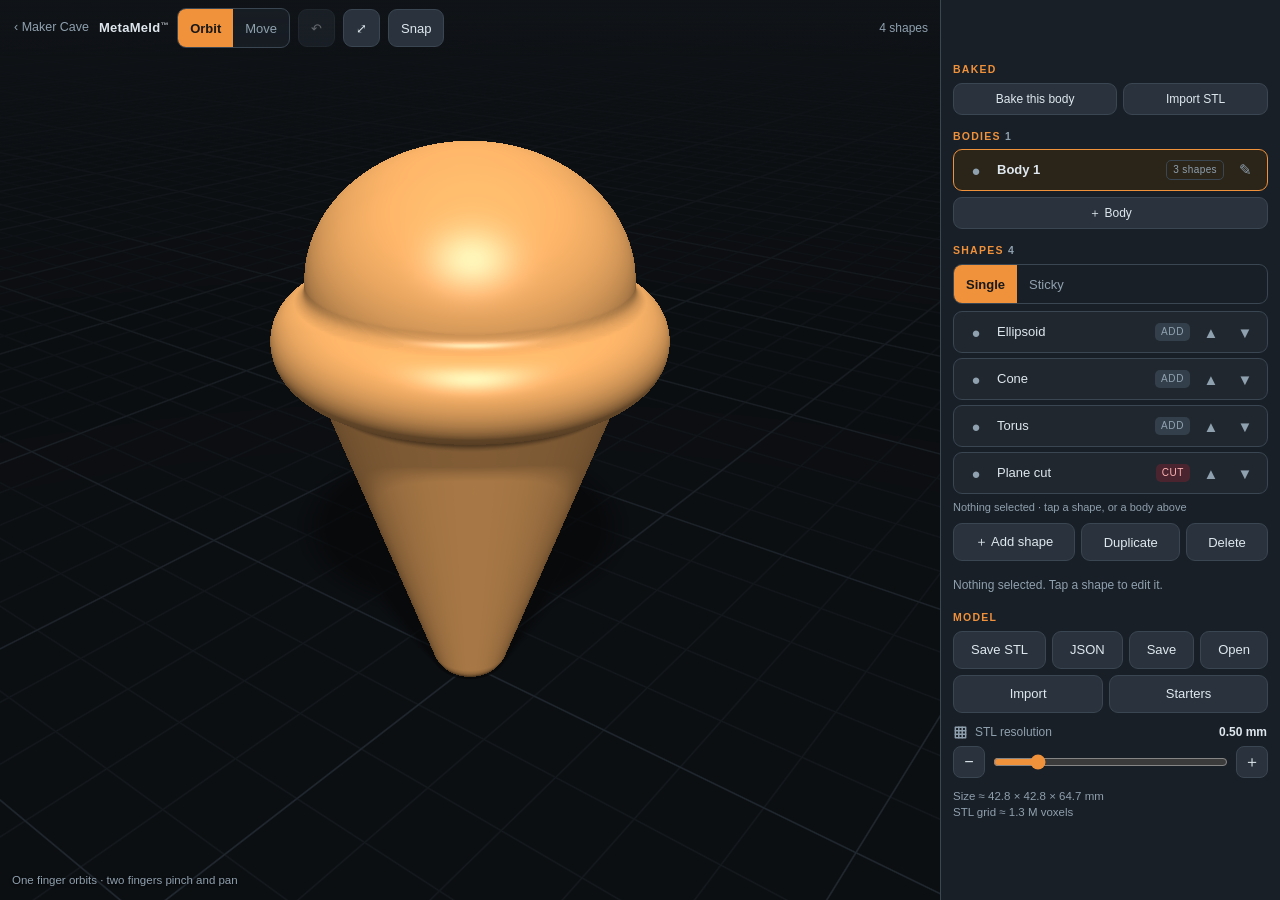
<file: tools/sdf-editor.html>
<!DOCTYPE html>
<html lang="en">
<head>
<meta charset="utf-8">
<!--
  MetaMeld - signed-distance modelling in the browser
  Copyright (c) 2026 DuckySonadar
  Released under the MIT License; see LICENSE in the repository root.

  This file is self-contained and travels on its own, so the notice has to
  travel with it: MIT requires the copyright notice be kept in all copies.

  MetaMeld(TM) is a trademark of DuckySonadar. The MIT licence covers the
  code and not the name -- fork it freely, but call your fork something
  else. See TRADEMARK.md; it is short, and it grants more than it withholds.
-->
<!-- viewport-fit=cover + safe-area padding below: without it iOS puts the
     bottom sheet under the home indicator -->
<meta name="viewport" content="width=device-width, initial-scale=1, maximum-scale=1, user-scalable=no, viewport-fit=cover">
<meta name="apple-mobile-web-app-capable" content="yes">
<meta name="mobile-web-app-capable" content="yes">
<meta name="apple-mobile-web-app-status-bar-style" content="black-translucent">
<!-- names the Home Screen shortcut; without it iOS uses the whole title -->
<meta name="apple-mobile-web-app-title" content="MetaMeld">
<meta name="theme-color" content="#101418">
<title>MetaMeld</title>
<style>
  :root { --bg:#101418; --panel:#1a2027f2; --ink:#dfe7ee; --dim:#8fa0af;
          --acc:#f0913b; --err:#ff6b6b; --note:#ffc857; --sel:#5ec8f0;
          /* the three axes, shared by the viewport widget and the panel */
          --ax:#ff5a6e; --ay:#5fd38d; --az:#7d92ff;
          --line:#3a4652; --btn:#2a333d;
          --sheet:52vh; }
  * { box-sizing:border-box; margin:0; -webkit-tap-highlight-color:transparent; }
  html,body { height:100%; background:var(--bg); color:var(--ink); overflow:hidden;
              font:14px/1.4 -apple-system,'Segoe UI',Roboto,sans-serif;
              -webkit-user-select:none; user-select:none;
              overscroll-behavior:none; }
  /* canvas is a replaced element: left+right don't stretch it, so size it
     explicitly or it stays at its intrinsic 300x150 */
  #view { position:fixed; top:0; left:0; width:100vw; height:100vh;
          height:100dvh; touch-action:none; display:block; }
  #topbar { position:fixed; top:0; left:0; right:0; z-index:6;
            padding:calc(env(safe-area-inset-top) + 8px) 12px 8px;
            display:flex; gap:8px; align-items:center; flex-wrap:wrap;
            background:linear-gradient(#101418dd,#10141800); pointer-events:none; }
  #topbar > * { pointer-events:auto; }
  #status { color:var(--dim); font-size:12px; margin-left:auto; text-align:right;
            max-width:52vw; }
  .btn { background:var(--btn); color:var(--ink); border:1px solid var(--line);
         border-radius:9px; padding:8px 12px; font-size:13px; cursor:pointer;
         min-height:38px; font-family:inherit; }
  .btn:active { background:#38434f; }
  .btn.on { background:var(--acc); border-color:var(--acc); color:#181818;
            font-weight:600; }
  .btn:disabled { opacity:.4; }
  .btn.sm { padding:5px 9px; min-height:32px; font-size:12px; }
  .seg { display:flex; border:1px solid var(--line); border-radius:9px;
         overflow:hidden; background:#1a2027cc; }
  .seg button { background:none; border:0; color:var(--dim); padding:8px 12px;
                font-size:13px; cursor:pointer; font-family:inherit;
                min-height:38px; }
  .seg button.on { background:var(--acc); color:#181818; font-weight:600; }
  /* text, not a button: the tool's own controls should win the top bar */
  #back { color:var(--dim); text-decoration:none; font-size:12.5px;
          padding:8px 2px; white-space:nowrap; }
  #back:hover, #back:focus-visible { color:var(--acc); }
  /* full-screen off the Home Screen there is no tab to read the name from */
  #brand { color:var(--ink); font-size:13px; font-weight:600;
           letter-spacing:.02em; white-space:nowrap; padding:8px 0; }
  .tm { font-size:.62em; vertical-align:.5em; opacity:.75; margin-left:.5px; }
  /* a phone needs the width for the controls, and its shortcut is labelled */
  @media (max-width:560px) { #brand { display:none; } }
  #errbar { position:fixed; top:calc(env(safe-area-inset-top) + 52px);
            left:50%; transform:translateX(-50%); background:#4a1520;
            color:#ffb3b3; border:1px solid #7a2535; border-radius:8px;
            padding:6px 12px; font-size:12px; display:none; max-width:92vw;
            z-index:30; }
  #snapbar { position:fixed; top:calc(env(safe-area-inset-top) + 56px);
             left:50%; transform:translateX(-50%); z-index:7; display:none;
             background:#1a2027f2; border:1px solid var(--line);
             border-radius:12px; padding:9px 10px; width:min(440px,92vw); }
  #snapbar.on { display:block; }
  #snapbar p { font-size:12.5px; margin:0 2px 8px; color:var(--ink); }
  #snapbar .row2 { display:flex; gap:8px; align-items:stretch; }
  #snapbar .seg { flex:1; }
  #snapbar .seg button { flex:1; padding:8px 6px; font-size:12.5px; }
  #hint { position:fixed; left:12px; z-index:4; bottom:calc(var(--sheet) + 8px);
          color:var(--dim); font-size:11.5px; pointer-events:none;
          max-width:min(60vw,420px); text-shadow:0 1px 3px #000; }

  /* ---- bottom sheet (phone) / right rail (desktop) ---- */
  #panel { position:fixed; left:0; right:0; bottom:0; height:var(--sheet);
           background:var(--panel); backdrop-filter:blur(8px);
           border-top:1px solid var(--line); z-index:5;
           display:flex; flex-direction:column;
           transition:height .18s ease; }
  #panel.drag { transition:none; }
  #grip { height:26px; flex:0 0 auto; display:flex; align-items:center;
          justify-content:center; touch-action:none; cursor:grab; }
  #grip div { width:44px; height:5px; border-radius:3px; background:#4a5764; }
  #sheetBody { flex:1 1 auto; overflow-y:auto; -webkit-overflow-scrolling:touch;
               padding:0 12px calc(env(safe-area-inset-bottom) + 16px); }
  h3 { font-size:10.5px; letter-spacing:.12em; text-transform:uppercase;
       color:var(--acc); margin:14px 0 6px; }
  #nodes { display:flex; flex-direction:column; gap:5px; }
  .node { display:flex; align-items:center; gap:8px; padding:7px 9px;
          border:1px solid var(--line); border-radius:9px; background:#20272f;
          font-size:13px; }
  .node.sel { border-color:var(--sel); background:#22313a; }
  .node.off { opacity:.45; }
  .node .nm { flex:1 1 auto; overflow:hidden; text-overflow:ellipsis;
              white-space:nowrap; }
  .node .op { font-size:10px; letter-spacing:.06em; text-transform:uppercase;
              padding:2px 6px; border-radius:5px; background:#33404b;
              color:var(--dim); }
  .node.away { opacity:.55; }
  /* selected reads blue, the same blue the model is tinted with */
  .node.pick { border-color:var(--sel); background:#1a2c36; }
  .node.pick .nm { color:#cfe9f6; }
  /* the primary — what the sliders edit — carries a bar down its edge */
  .node.pick.sel { box-shadow:inset 3px 0 0 var(--sel); }
  .node.body .nm { font-weight:600; }
  .node.body.sel { border-color:var(--acc); background:#2b2519; }
  #bodies { display:flex; flex-direction:column; gap:5px; }
  #bnm, .fld { width:100%; background:#10141a; color:var(--ink); font:inherit;
         border:1px solid var(--line); border-radius:8px; padding:9px 10px; }
  .stlgrid { display:grid; grid-template-columns:auto 1fr; gap:8px 10px;
             align-items:center; font-size:12.5px; }
  .stlgrid label { color:var(--dim); }
  .stlgrid .chk { display:flex; gap:8px; align-items:center; color:var(--ink); }
  .stlgrid .chk input { width:18px; height:18px; }
  .node .bd { font-size:10px; letter-spacing:.04em; padding:2px 6px;
              border-radius:5px; border:1px solid var(--line); color:var(--dim);
              max-width:96px; overflow:hidden; text-overflow:ellipsis;
              white-space:nowrap; }
  .node .op.cut { background:#4a2530; color:#ffb3b3; }
  .node .op.keep { background:#2a3d4a; color:#a8d8ee; }
  .node .ic { width:26px; height:26px; border:0; background:none; color:var(--dim);
              font-size:15px; cursor:pointer; padding:0; }
  .row { margin:9px 0; }
  .row label { display:flex; align-items:center; gap:7px;
               color:var(--dim); font-size:12px; margin-bottom:3px; }
  /* The icon says which handle in the viewport this row drives. Axis rows are
     drawn in the axis colour, so a red arrow on screen and a red icon in the
     panel are the same thing without either having to say so. */
  .row label .gl { width:15px; height:15px; flex:0 0 auto; display:block; }
  .row label b { color:var(--ink); font-weight:600; margin-left:auto;
                 font-variant-numeric:tabular-nums; }
  /* the value is a button: tap it and type the number you actually want,
     which a slider with a 0.5 mm step cannot give you */
  .row label b.tap { cursor:pointer; padding:1px 5px; margin-right:-5px;
                     border-radius:5px; border:1px dashed transparent; }
  .row label b.tap:hover { border-color:var(--line); }
  .row label b.tap:active { color:var(--acc); border-color:var(--acc); }
  .numin { width:92px; margin-left:auto; background:#10141a; color:var(--ink);
           border:1px solid var(--acc); border-radius:6px; padding:2px 6px;
           font:600 12px/1.35 inherit; font-variant-numeric:tabular-nums;
           text-align:right; -webkit-user-select:text; user-select:text; }
  .slide { display:flex; align-items:center; gap:8px; }
  .slide input[type=range] { flex:1 1 auto; accent-color:var(--acc);
                             height:30px; }
  .step { width:32px; height:32px; flex:0 0 auto; border:1px solid var(--line);
          border-radius:8px; background:var(--btn); color:var(--ink);
          font-size:16px; line-height:1; cursor:pointer; padding:0; }
  /* The widget's own mode switch. Docked to the edge rather than floating by
     the selection: a bar that follows the model covers the model, and on a
     phone it ends up under the thumb that is trying to drag a handle. */
  #gizbar { position:fixed; left:10px; top:50%; transform:translateY(-50%);
            display:none; flex-direction:column; gap:7px; z-index:6; }
  #gizbar.on { display:flex; }
  #gizbar button { width:44px; height:44px; padding:0; cursor:pointer;
                   border:1px solid var(--line); border-radius:12px;
                   background:#1a2027e6; color:var(--dim);
                   display:flex; align-items:center; justify-content:center;
                   -webkit-backdrop-filter:blur(6px); backdrop-filter:blur(6px); }
  #gizbar button.on { border-color:var(--acc); color:var(--acc);
                      background:#2b2519f2; }
  #gizbar svg { width:22px; height:22px; display:block; }
  .grid3 { display:grid; grid-template-columns:repeat(3,1fr); gap:6px; }
  .toggles { display:flex; gap:6px; flex-wrap:wrap; }
  select { width:100%; background:#10141a; color:var(--ink); font-family:inherit;
           border:1px solid var(--line); border-radius:8px; padding:9px;
           font-size:14px; }
  .bar { display:flex; gap:6px; flex-wrap:wrap; }
  .bar .btn { flex:1 1 auto; }
  #modal { position:fixed; inset:0; background:#000b; z-index:40; display:none;
           align-items:center; justify-content:center; padding:16px; }
  #modal .card { background:#1a2027; border:1px solid var(--line);
                 border-radius:14px; padding:16px; width:min(520px,94vw);
                 max-height:86vh; overflow-y:auto; }
  #modal h4 { font-size:14px; margin-bottom:10px; }
  #modal p { color:var(--dim); font-size:12px; margin:8px 0; }
  textarea { width:100%; height:170px; background:#10141a; color:#cfe3c8;
             border:1px solid var(--line); border-radius:8px; padding:8px;
             font:12px ui-monospace,SFMono-Regular,monospace;
             -webkit-user-select:text; user-select:text; }
  .picker { display:grid; grid-template-columns:repeat(auto-fill,minmax(96px,1fr));
            gap:8px; }
  .picker button { background:var(--btn); border:1px solid var(--line);
                   border-radius:10px; color:var(--ink); padding:12px 6px;
                   font-size:12.5px; cursor:pointer; font-family:inherit; }
  @media (min-width:761px) {
    #panel { top:0; left:auto; width:340px; height:auto !important;
             border-top:0; border-left:1px solid var(--line); }
    #view { width:calc(100vw - 340px); }
    #topbar { right:340px; }                 /* keep it off the side rail */
    #grip { display:none; }
    #sheetBody { padding-top:48px; }
    #hint { bottom:12px; }
  }
</style>
</head>
<body>
<canvas id="view"></canvas>

<div id="topbar">
  <!-- target=_top so the link home escapes the iframe when the editor is
       embedded in the site's EDITOR section; a no-op when it runs standalone -->
  <a id="back" href="https://josiahsmakercave.xyz/" target="_top">‹ Maker Cave</a>
  <!-- the visible wordmark asserts the mark; the Home Screen label and
       <title> stay plain, since a shortcut name with a (TM) in it reads
       badly and the claim is already made here and in TRADEMARK.md -->
  <span id="brand">MetaMeld<sup class="tm">™</sup></span>
  <div class="seg" id="modeSeg">
    <button data-mode="orbit" class="on">Orbit</button>
    <button data-mode="grab">Move</button>
  </div>
  <button class="btn" id="undoBtn" title="Undo">↶</button>
  <button class="btn" id="viewBtn" title="Frame the model">⤢</button>
  <button class="btn" id="snapBtn" title="Snap two flat faces into one plane">Snap</button>
  <div id="status">starting…</div>
</div>
<div id="errbar"></div>
<div id="hint"></div>
<!-- Snap's own bar: which step you are on, which way round the faces go, and
     the way out. Shown only while snapping, so it never competes with the
     shape tools for the space. -->
<div id="snapbar">
  <p id="snapMsg"></p>
  <div class="row2">
    <div class="seg" id="snapSide">
      <button data-flush="0" class="on" title="The faces meet, facing each other">Face to face 180°</button>
      <button data-flush="1" title="The faces sit side by side, facing the same way">Flush 0°</button>
    </div>
    <button class="btn" id="snapDone">Done</button>
  </div>
</div>

<!-- The move / rotate / scale widget's mode switch. Hidden until something is
     selected, because the widget it drives is drawn at the selection. -->
<div id="gizbar">
  <button data-giz="move" class="on" title="Move along an axis" aria-label="Move">
    <svg viewBox="0 0 24 24" fill="none" stroke="currentColor" stroke-width="1.7"
         stroke-linecap="round" stroke-linejoin="round">
      <path d="M12 3v18M3 12h18"/><path d="M12 3 9.5 5.8M12 3l2.5 2.8"/>
      <path d="M12 21l-2.5-2.8M12 21l2.5-2.8"/>
      <path d="M3 12l2.8-2.5M3 12l2.8 2.5"/><path d="M21 12l-2.8-2.5M21 12l-2.8 2.5"/>
    </svg>
  </button>
  <button data-giz="rotate" title="Turn about an axis" aria-label="Rotate">
    <svg viewBox="0 0 24 24" fill="none" stroke="currentColor" stroke-width="1.7"
         stroke-linecap="round" stroke-linejoin="round">
      <path d="M20 12a8 8 0 1 1-3.2-6.4"/><path d="M20.5 4v4.6h-4.6"/>
    </svg>
  </button>
  <button data-giz="scale" title="Scale about the centre" aria-label="Scale">
    <svg viewBox="0 0 24 24" fill="none" stroke="currentColor" stroke-width="1.7"
         stroke-linecap="round" stroke-linejoin="round">
      <path d="M4 20 20 4"/><path d="M14 4h6v6"/><path d="M10 20H4v-6"/>
    </svg>
  </button>
</div>

<div id="panel">
  <div id="grip"><div></div></div>
  <div id="sheetBody">
    <h3>Baked <span style="color:var(--dim);text-transform:none;letter-spacing:0"
        id="bakedCount"></span></h3>
    <div id="baked"></div>
    <div class="bar" style="margin-top:6px">
      <button class="btn sm" id="bakeBtn">Bake this body</button>
      <button class="btn sm" id="stlInBtn">Import STL</button>
      <input type="file" id="stlInp" accept=".stl,model/stl,application/sla"
             style="display:none">
    </div>
    <h3>Bodies <span style="color:var(--dim);text-transform:none;letter-spacing:0"
        id="bodyCount"></span></h3>
    <div id="bodies"></div>
    <div class="bar" style="margin-top:6px">
      <button class="btn sm" id="addBodyBtn">＋ Body</button>
    </div>
    <h3>Shapes <span style="color:var(--dim);text-transform:none;letter-spacing:0"
        id="nodeCount"></span></h3>
    <div class="seg" id="selSeg" style="margin-bottom:7px">
      <button data-s="single" class="on">Single</button>
      <button data-s="sticky">Sticky</button>
    </div>
    <div id="nodes"></div>
    <p id="selHint" style="color:var(--dim);font-size:11px;margin:6px 0 0"></p>
    <div class="bar" style="margin-top:8px">
      <button class="btn" id="addBtn">＋ Add shape</button>
      <button class="btn" id="dupBtn">Duplicate</button>
      <button class="btn" id="delBtn">Delete</button>
    </div>
    <div id="inspector"></div>
    <h3>Model</h3>
    <div class="bar">
      <button class="btn" id="stlBtn">Save STL</button>
      <button class="btn" id="jsonBtn">JSON</button>
      <button class="btn" id="saveBtn">Save</button>
      <button class="btn" id="openBtn">Open</button>
      <button class="btn" id="importBtn">Import</button>
      <input type="file" id="fileInp" accept=".json,application/json"
             style="display:none">
      <button class="btn" id="startBtn">Starters</button>
    </div>
    <div class="row" id="resRow">
      <label><span>STL resolution</span><b id="resVal" class="tap" role="button"
             tabindex="0" title="Tap to type a value">0.5 mm</b>
        <input class="numin" id="resNum" type="text" inputmode="decimal" hidden></label>
      <div class="slide">
        <button class="step" data-step="res:-1">−</button>
        <input type="range" id="resInp" min="0.2" max="2" step="0.05" value="0.5">
        <button class="step" data-step="res:1">＋</button>
      </div>
    </div>
    <p style="color:var(--dim);font-size:11.5px;margin:10px 0 4px" id="info"></p>
  </div>
</div>

<div id="modal"><div class="card" id="modalCard"></div></div>

<script>
"use strict";
// ======================================================================
// visible error reporting — a phone has no console to open
// ======================================================================
const errbar = document.getElementById('errbar');
function showErr(msg) { errbar.textContent = msg; errbar.style.display = 'block'; }
addEventListener('error', e => {
  const m = e.message || (e.target && e.target.tagName
    ? e.target.tagName + ' failed to load' : 'unknown error');
  showErr('Error: ' + m + (e.lineno ? ' @' + e.lineno : ''));
});
addEventListener('unhandledrejection',
  e => showErr('Error: ' + ((e.reason && e.reason.message) || e.reason)));
</script>

<script id="sinterform">
/*
SinterForm — a signed-distance geometry kernel
Copyright (c) 2026 DuckySonadar

Licensed under the Apache License, Version 2.0 (the "License");
you may not use this file except in compliance with the License.
You may obtain a copy of the License at

    http://www.apache.org/licenses/LICENSE-2.0

Unless required by applicable law or agreed to in writing, software
distributed under the License is distributed on an "AS IS" BASIS,
WITHOUT WARRANTIES OR CONDITIONS OF ANY KIND, either express or implied.
See the License for the specific language governing permissions and
limitations under the License.

This kernel was extracted from MetaMeld
(https://github.com/DuckySonadar/mywebsiterepository-Iknowtotallyoriginal),
which remains separately licensed. "MetaMeld" is a reserved trademark of that
project and is not licensed with this software.


================================================================================
THIRD-PARTY SOFTWARE
================================================================================

This product includes software developed by third parties, listed below.
Apache-2.0 section 4(d) is why they are listed here: these terms travel with
the code, and a redistribution that drops this file drops the grant with it.


--------------------------------------------------------------------------------
Signed distance functions by Inigo Quilez — MIT License
--------------------------------------------------------------------------------

Several primitive distance functions in this repository are derived from the
distance-function library published by Inigo Quilez at:

    https://iquilezles.org/articles/distfunctions/

That code is published under the MIT License, which permits commercial use
provided the licence text is included and the source is credited. Both
conditions are met here.

Derived functions, and where each one lives:

    capped cone       PRIMS.cone       sinterform.js  ·  GLSL.cone       glsl.js
    ellipsoid bound   PRIMS.ellipsoid  sinterform.js  ·  GLSL.ellipsoid  glsl.js
    pyramid           PRIMS.pyramid    sinterform.js  ·  GLSL.pyramid    glsl.js
    octahedron        PRIMS.octa       sinterform.js  ·  GLSL.octa       glsl.js
    polygon distance  polygonSDF       sinterform.js  ·  profileDecls    glsl.js
                      polygonSDF       sketch.js
                      polygonSDF       sketch3d.js

Each is adapted rather than copied verbatim — rewritten in JavaScript,
re-parameterised onto this kernel's dimension conventions, or both — but the
method and its derivation are his, and the grant below is what makes that use
lawful.

The remaining primitives (sphere, box, cylinder, capsule, torus, prism, dome,
arc, link, plane, field, profile) are either elementary distance formulae or
were written for this repository.


The MIT License

Copyright (c) Inigo Quilez

Permission is hereby granted, free of charge, to any person obtaining a copy of
this software and associated documentation files (the "Software"), to deal in
the Software without restriction, including without limitation the rights to
use, copy, modify, merge, publish, distribute, sublicense, and/or sell copies
of the Software, and to permit persons to whom the Software is furnished to do
so, subject to the following conditions:

The above copyright notice and this permission notice shall be included in all
copies or substantial portions of the Software.

THE SOFTWARE IS PROVIDED "AS IS", WITHOUT WARRANTY OF ANY KIND, EXPRESS OR
IMPLIED, INCLUDING BUT NOT LIMITED TO THE WARRANTIES OF MERCHANTABILITY,
FITNESS FOR A PARTICULAR PURPOSE AND NONINFRINGEMENT. IN NO EVENT SHALL THE
AUTHORS OR COPYRIGHT HOLDERS BE LIABLE FOR ANY CLAIM, DAMAGES OR OTHER
LIABILITY, WHETHER IN AN ACTION OF CONTRACT, TORT OR OTHERWISE, ARISING FROM,
OUT OF OR IN CONNECTION WITH THE SOFTWARE OR THE USE OR OTHER DEALINGS IN THE
SOFTWARE.


================================================================================
A standing note on provenance
================================================================================

Shadertoy's default licence, applied to any shader whose author did not state
otherwise, is CC BY-NC-SA 3.0. The NonCommercial term makes it unusable here
and the ShareAlike term conflicts with Apache-2.0, so a function whose only
provenance is an unlicensed Shadertoy paste cannot go into this repository.

Take distance functions from a source that states its terms — the article above
is the usual one — and add the function and its source to the list above in the
same commit.

Built from SinterForm a2165c38328bfcc3eca9b2ce65daf5f359d5a5c3
https://github.com/DuckySonadar/sinterform

----------------------------------------------------------------------

                                 Apache License
                           Version 2.0, January 2004
                        http://www.apache.org/licenses/

   TERMS AND CONDITIONS FOR USE, REPRODUCTION, AND DISTRIBUTION

   1. Definitions.

      "License" shall mean the terms and conditions for use, reproduction,
      and distribution as defined by Sections 1 through 9 of this document.

      "Licensor" shall mean the copyright owner or entity authorized by
      the copyright owner that is granting the License.

      "Legal Entity" shall mean the union of the acting entity and all
      other entities that control, are controlled by, or are under common
      control with that entity. For the purposes of this definition,
      "control" means (i) the power, direct or indirect, to cause the
      direction or management of such entity, whether by contract or
      otherwise, or (ii) ownership of fifty percent (50%) or more of the
      outstanding shares, or (iii) beneficial ownership of such entity.

      "You" (or "Your") shall mean an individual or Legal Entity
      exercising permissions granted by this License.

      "Source" form shall mean the preferred form for making modifications,
      including but not limited to software source code, documentation
      source, and configuration files.

      "Object" form shall mean any form resulting from mechanical
      transformation or translation of a Source form, including but
      not limited to compiled object code, generated documentation,
      and conversions to other media types.

      "Work" shall mean the work of authorship, whether in Source or
      Object form, made available under the License, as indicated by a
      copyright notice that is included in or attached to the work
      (an example is provided in the Appendix below).

      "Derivative Works" shall mean any work, whether in Source or Object
      form, that is based on (or derived from) the Work and for which the
      editorial revisions, annotations, elaborations, or other modifications
      represent, as a whole, an original work of authorship. For the purposes
      of this License, Derivative Works shall not include works that remain
      separable from, or merely link (or bind by name) to the interfaces of,
      the Work and Derivative Works thereof.

      "Contribution" shall mean any work of authorship, including
      the original version of the Work and any modifications or additions
      to that Work or Derivative Works thereof, that is intentionally
      submitted to Licensor for inclusion in the Work by the copyright owner
      or by an individual or Legal Entity authorized to submit on behalf of
      the copyright owner. For the purposes of this definition, "submitted"
      means any form of electronic, verbal, or written communication sent
      to the Licensor or its representatives, including but not limited to
      communication on electronic mailing lists, source code control systems,
      and issue tracking systems that are managed by, or on behalf of, the
      Licensor for the purpose of discussing and improving the Work, but
      excluding communication that is conspicuously marked or otherwise
      designated in writing by the copyright owner as "Not a Contribution."

      "Contributor" shall mean Licensor and any individual or Legal Entity
      on behalf of whom a Contribution has been received by Licensor and
      subsequently incorporated within the Work.

   2. Grant of Copyright License. Subject to the terms and conditions of
      this License, each Contributor hereby grants to You a perpetual,
      worldwide, non-exclusive, no-charge, royalty-free, irrevocable
      copyright license to reproduce, prepare Derivative Works of,
      publicly display, publicly perform, sublicense, and distribute the
      Work and such Derivative Works in Source or Object form.

   3. Grant of Patent License. Subject to the terms and conditions of
      this License, each Contributor hereby grants to You a perpetual,
      worldwide, non-exclusive, no-charge, royalty-free, irrevocable
      (except as stated in this section) patent license to make, have made,
      use, offer to sell, sell, import, and otherwise transfer the Work,
      where such license applies only to those patent claims licensable
      by such Contributor that are necessarily infringed by their
      Contribution(s) alone or by combination of their Contribution(s)
      with the Work to which such Contribution(s) was submitted. If You
      institute patent litigation against any entity (including a
      cross-claim or counterclaim in a lawsuit) alleging that the Work
      or a Contribution incorporated within the Work constitutes direct
      or contributory patent infringement, then any patent licenses
      granted to You under this License for that Work shall terminate
      as of the date such litigation is filed.

   4. Redistribution. You may reproduce and distribute copies of the
      Work or Derivative Works thereof in any medium, with or without
      modifications, and in Source or Object form, provided that You
      meet the following conditions:

      (a) You must give any other recipients of the Work or
          Derivative Works a copy of this License; and

      (b) You must cause any modified files to carry prominent notices
          stating that You changed the files; and

      (c) You must retain, in the Source form of any Derivative Works
          that You distribute, all copyright, patent, trademark, and
          attribution notices from the Source form of the Work,
          excluding those notices that do not pertain to any part of
          the Derivative Works; and

      (d) If the Work includes a "NOTICE" text file as part of its
          distribution, then any Derivative Works that You distribute must
          include a readable copy of the attribution notices contained
          within such NOTICE file, excluding those notices that do not
          pertain to any part of the Derivative Works, in at least one
          of the following places: within a NOTICE text file distributed
          as part of the Derivative Works; within the Source form or
          documentation, if provided along with the Derivative Works; or,
          within a display generated by the Derivative Works, if and
          wherever such third-party notices normally appear. The contents
          of the NOTICE file are for informational purposes only and
          do not modify the License. You may add Your own attribution
          notices within Derivative Works that You distribute, alongside
          or as an addendum to the NOTICE text from the Work, provided
          that such additional attribution notices cannot be construed
          as modifying the License.

      You may add Your own copyright statement to Your modifications and
      may provide additional or different license terms and conditions
      for use, reproduction, or distribution of Your modifications, or
      for any such Derivative Works as a whole, provided Your use,
      reproduction, and distribution of the Work otherwise complies with
      the conditions stated in this License.

   5. Submission of Contributions. Unless You explicitly state otherwise,
      any Contribution intentionally submitted for inclusion in the Work
      by You to the Licensor shall be under the terms and conditions of
      this License, without any additional terms or conditions.
      Notwithstanding the above, nothing herein shall supersede or modify
      the terms of any separate license agreement you may have executed
      with Licensor regarding such Contributions.

   6. Trademarks. This License does not grant permission to use the trade
      names, trademarks, service marks, or product names of the Licensor,
      except as required for reasonable and customary use in describing the
      origin of the Work and reproducing the content of the NOTICE file.

   7. Disclaimer of Warranty. Unless required by applicable law or
      agreed to in writing, Licensor provides the Work (and each
      Contributor provides its Contributions) on an "AS IS" BASIS,
      WITHOUT WARRANTIES OR CONDITIONS OF ANY KIND, either express or
      implied, including, without limitation, any warranties or conditions
      of TITLE, NON-INFRINGEMENT, MERCHANTABILITY, or FITNESS FOR A
      PARTICULAR PURPOSE. You are solely responsible for determining the
      appropriateness of using or redistributing the Work and assume any
      risks associated with Your exercise of permissions under this License.

   8. Limitation of Liability. In no event and under no legal theory,
      whether in tort (including negligence), contract, or otherwise,
      unless required by applicable law (such as deliberate and grossly
      negligent acts) or agreed to in writing, shall any Contributor be
      liable to You for damages, including any direct, indirect, special,
      incidental, or consequential damages of any character arising as a
      result of this License or out of the use or inability to use the
      Work (including but not limited to damages for loss of goodwill,
      work stoppage, computer failure or malfunction, or any and all
      other commercial damages or losses), even if such Contributor
      has been advised of the possibility of such damages.

   9. Accepting Warranty or Additional Liability. While redistributing
      the Work or Derivative Works thereof, You may choose to offer,
      and charge a fee for, acceptance of support, warranty, indemnity,
      or other liability obligations and/or rights consistent with this
      License. However, in accepting such obligations, You may act only
      on Your own behalf and on Your sole responsibility, not on behalf
      of any other Contributor, and only if You agree to indemnify,
      defend, and hold each Contributor harmless for any liability
      incurred by, or claims asserted against, such Contributor by reason
      of your accepting any such warranty or additional liability.

   END OF TERMS AND CONDITIONS

   APPENDIX: How to apply the Apache License to your work.

      To apply the Apache License to your work, attach the following
      boilerplate notice, with the fields enclosed by brackets "[]"
      replaced with your own identifying information. (Don't include
      the brackets!)  The text should be enclosed in the appropriate
      comment syntax for the file format. We also recommend that a
      file or class name and description of purpose be included on the
      same "printed page" as the copyright notice for easier
      identification within third-party archives.

   Copyright [yyyy] [name of copyright owner]

   Licensed under the Apache License, Version 2.0 (the "License");
   you may not use this file except in compliance with the License.
   You may obtain a copy of the License at

       http://www.apache.org/licenses/LICENSE-2.0

   Unless required by applicable law or agreed to in writing, software
   distributed under the License is distributed on an "AS IS" BASIS,
   WITHOUT WARRANTIES OR CONDITIONS OF ANY KIND, either express or implied.
   See the License for the specific language governing permissions and
   limitations under the License.
*/
/* SinterForm - a signed-distance geometry kernel
 * Copyright (c) 2026 DuckySonadar
 * SPDX-License-Identifier: Apache-2.0
 *
 * Primitives, boolean operations with smooth blends, bodies, baked distance
 * fields, a surface-nets mesher, and STL out and in. No DOM, no WebGL, no
 * storage: it computes geometry and hands it back. That is what makes it
 * liftable into its own repository, and what keeps it usable from node --
 * which is how it gets tested.
 *
 * Nothing here knows that a GPU exists. The shader half of each primitive
 * lives in glsl.js, along with the two budgets that are facts about a
 * fragment shader rather than about geometry.
 *
 * This block is the whole of it. Everything past the end of this script
 * element is the MetaMeld(TM) application, which is separately licensed; the
 * boundary is this file's seam, and it is load-bearing. Nothing in here may
 * reach for `document`, `gl`, `localStorage` or the application's own state.
 *
 * (And nothing in here may spell the closing script tag, even inside a
 * comment -- HTML ends the element on the literal characters and the page
 * dies. This comment used to, which is how that was learnt.)
 */
(function (root) {
"use strict";
// ======================================================================
// SDF core. Units are millimetres, +Z is up, z = 0 is the build plate.
//
// Every primitive is defined once, in GLSL, in glsl.js. What is here is that
// definition translated into JavaScript by build-twins.mjs, so the two halves
// cannot say different things -- see the generated block below.
//
// They used to be two hand-written halves with check-glsl.mjs watching for
// drift. It was watching, and it still missed one: the cone's GLSL divided by
// dot(k2, k2) unguarded while its twin here wrote `|| 1e-9`, a real difference
// in a case the random-point comparison never landed on. check-glsl still runs
// and still compiles the real shader, but it is now asking whether a
// translation is faithful rather than whether two authors agreed.
// ======================================================================

// ======================================================================
// baked fields
// ======================================================================
// A shape the editor cannot describe with primitives -- the flexi fish, whose
// body is swept from NURBS curves -- arrives instead as its distance field,
// sampled on a grid. That is enough to cut against, blend with and mesh, which
// is the whole reason to want it here: a joint tool has to be positioned
// against the body it will cut, not against a guess at it.
//
// One field per document. It lives on the document rather than inside a node,
// so undo snapshots and the shape list stay small, and a node of type `field`
// refers to it. Samples are one byte each: 0..255 across +/-`range` mm, which
// is ~0.06 mm at the 8 mm range the exporter uses -- far finer than the grid
// spacing, so the quantisation is never the limit.
let fields = [];         // [{ name, nx, ny, nz, box:[hx,hy,hz], range, data, tex }]

// Profiles, the same idea for a shape that is a *drawing* rather than a
// sampled volume. A closed 2D outline extruded to a thickness is most of what
// anyone sketches, and it does not have to be baked to reach a shader: the
// distance to a polygon is a loop over its edges, which GLSL can run as
// happily as JS can. Baking one would cost a megabyte of texture and a grid's
// worth of resolution to say what a few hundred vec2s say exactly.
//
// Like `fields`, they live on the document rather than inside a node, and a
// node of type `profile` refers to one by index.
let profiles = [];       // [{ name, loops: [[[x, y], ...], ...] }]

// Wires, the third of the same idea: a shape that is a *path* rather than an
// area or a volume. A drawn curve has no interior, so the only solid it stands
// for is the one you get by giving it a thickness -- and that thickness may
// vary as it goes, which is what the fourth number on each point is for.
//
// [x, y, z, r] per point, one polyline per entry of `lines`, so a wire can be
// several disjoint curves. Like fields and profiles, it lives on the document
// and a node of type `wire` refers to one by index.
let wires = [];          // [{ name, lines: [[[x, y, z, r], ...], ...] }]

// Sweeps: a section dragged along a path. The largest of the document shapes,
// and the only one whose items are not raw geometry -- each is a path segment
// carrying the frame, span, scale, roll, caps and turn that sweep.js worked
// out for it. `SinterSweep.pack()` builds them; this file only evaluates.
let sweeps = [];         // [{ name, segs: Float64Array, kind, sect: [a, b, c] }]

// Constructs: masses hung on a skeleton of connectors. Like a sweep's, the
// items are not raw geometry -- each carries the frame `SinterConstruct.pack()`
// resolved for it by walking the connector tree, so this file evaluates a flat
// list and never sees a hierarchy. That is what makes a pose cheap: the tree is
// walked once per repack, not once per sample.
let constructs = [];     // [{ name, items: Float64Array }]

// iq's polygon distance: nearest edge for the magnitude, a crossing count for
// the sign. Loops beyond the first are holes -- a point inside an odd number
// of them is outside the material. Exact, and 1-Lipschitz.
//
// This is the same function sketch.js exports, and deliberately a second copy:
// the two files do not depend on each other, and check-glsl.mjs holds this one
// against its GLSL twin while check-sketch.mjs holds that one against the
// geometry. A third copy would be one too many; two is the cost of the seam.
function polygonSDF(loops, px, py) {
  let d = Infinity, inside = false;
  for (const poly of loops) {
    const n = poly.length;
    if (n < 3) continue;
    for (let i = 0, j = n - 1; i < n; j = i++) {
      const ex = poly[j][0] - poly[i][0], ey = poly[j][1] - poly[i][1];
      const wx = px - poly[i][0], wy = py - poly[i][1];
      let t = (wx * ex + wy * ey) / (ex * ex + ey * ey + 1e-300);
      t = t < 0 ? 0 : t > 1 ? 1 : t;
      const bx = wx - ex * t, by = wy - ey * t;
      const dd = bx * bx + by * by;
      if (dd < d) d = dd;
      const c1 = py >= poly[i][1], c2 = py < poly[j][1];
      if ((c1 && c2 && ex * wy > ey * wx) || (!c1 && !c2 && ex * wy < ey * wx))
        inside = !inside;
    }
  }
  return d === Infinity ? 1e9 : (inside ? -1 : 1) * Math.sqrt(d);
}

// ----------------------------------------------------------------------
// The seam: the JS half of the intrinsics build-twins.mjs binds.
//
// Every primitive is defined once, in GLSL, and translated into the JS twins
// below. Two of them read data rather than computing from their dims, and the
// read is the one thing a shader and JavaScript genuinely do differently: the
// shader asks a sampler or reads an outline compiled into its own source, and
// JavaScript indexes an array. These functions are that difference, and there
// is nothing else in it -- the box union, the slab, the crossing count and the
// nearest-edge search are all translated.
// ----------------------------------------------------------------------

// An outline with no data still has to be a shape, because a node can name a
// profile slot before the application has put anything in it -- and a
// primitive that evaluates to nothing is a primitive nobody can see to fix. So
// an empty slot is a 20 x 20 mm square, which is also what makes `profile`
// appear in the viewer's every-primitive scene with no setup at all.
const DEFAULT_OUTLINE = [[[-10, -10], [10, -10], [10, 10], [-10, 10]]];

// A wire with nothing in it is still a shape, same reasoning as the profile's
// default square: a node can name a slot the application has not filled yet.
// A 20 mm run at 2 mm radius, tapering to 1, so the default shows that the
// thickness varies rather than hiding it.
const DEFAULT_WIRE = [[[-10, 0, 0, 2], [10, 0, 0, 1]]];

// The segments of a wire, flattened across its polylines and cached on it:
// eight numbers each -- ax, ay, az, ra, bx, by, bz, rb. Zero-length segments
// are dropped here rather than guarded for in the shader.
function wireSegments(w) {
  const lines = (w && w.lines && w.lines.some(l => l && l.length >= 2))
    ? w.lines : DEFAULT_WIRE;
  if (w && w._segSrc === lines) return w._segs;
  const e = [];
  for (const line of lines) {
    if (!line || line.length < 2) continue;
    for (let i = 1; i < line.length; i++) {
      const a = line[i - 1], b = line[i];
      if (Math.hypot(b[0] - a[0], b[1] - a[1], b[2] - a[2]) < 1e-12) continue;
      // laid out in the order the primitive's intrinsics are declared --
      // segA, segB, segR -- because that is the order slotItems hands to the
      // unroller, and one layout serving both is what keeps them in step
      e.push(a[0], a[1], a[2], b[0], b[1], b[2],
             a[3] === undefined ? 1 : a[3], b[3] === undefined ? 1 : b[3]);
    }
  }
  if (w) { w._segSrc = lines; w._segs = e; }
  return e;
}
// The reads themselves, on the flat array above. A twin is handed that array
// once, when the primitive is entered -- the same thing the shader is handed,
// which has its items compiled in before it runs -- so these are an index and
// nothing else. Resolving the slot inside each read instead put the default
// lookup and the cache check on the hottest path in the kernel.
function segCount(e) { return e.length / 8; }
function segAx(e, i) { return e[8 * i]; }
function segAy(e, i) { return e[8 * i + 1]; }
function segAz(e, i) { return e[8 * i + 2]; }
function segBx(e, i) { return e[8 * i + 3]; }
function segBy(e, i) { return e[8 * i + 4]; }
function segBz(e, i) { return e[8 * i + 5]; }
function segRA(e, i) { return e[8 * i + 6]; }
function segRB(e, i) { return e[8 * i + 7]; }

// The item data for a slotted primitive, flat, in the order that primitive's
// intrinsics are declared -- which is the order the generated unroller reads
// them back in. This is the kernel's half of drawing a slotted shape: it
// constructs the data, and glsl.js turns data into source. An absent entry
// gets the primitive's default, so an empty slot is a shape rather than a
// compile error, and the default is written down once, here.
// A sweep's items come pre-packed, because building them needs parallel
// transport, holonomy and the corner axis -- construction that belongs to
// sweep.js and not to an evaluator. An empty slot is a plain straight run, so
// the primitive still draws something before an application feeds it.
const SWEEP_STRIDE = 32;
const DEFAULT_SWEEP = (() => {
  const L = 20, e = new Float64Array(SWEEP_STRIDE);
  e[0] = -10; e[3] = 1;                       // A, T = +x
  e[6] = L; e[7] = 1; e[8] = 1;               // span, scale 1 -> 1
  e[10] = 1;                                  // no roll, taper 1, nothing to reach
  e[12] = 3;                                  // cull radius: the section's own
  e[14] = 1; e[18] = 1;                       // U = +y, V = +z
  e[20] = 1;                                  // turn axis, unused: no join here
  e[25] = 1; e[26] = 1;                       // capped both ends, no rounded joint
  e[29] = 3;                                  // kind 0, circle, r = 3
  return e;
})();
function sweepSegs(w) {
  const s = w && w.segs;
  return (s && s.length >= SWEEP_STRIDE) ? s : DEFAULT_SWEEP;
}
function swCount(e) { return Math.floor(e.length / SWEEP_STRIDE); }
function swf(e, i, k) { return e[SWEEP_STRIDE * i + k]; }

// A construct's items come pre-packed too, and for a sharper version of the
// same reason: building them means walking a connector tree and composing each
// joint's rotation down the chain, which is construction and belongs to
// construct.js. What arrives here is flat -- one mass per item, carrying the
// frame already resolved and already inverted, so evaluating it is arithmetic
// and nothing else.
//
//   0..2 cull centre   3 cull radius   4..6 origin
//   7..9 inverse rotation, imaginary   10 its real part
//   11..13 dims        14..16 kind, tip, blend
const CON_STRIDE = 17;

// An empty slot is a shape, same rule as the wire's tapered run and the
// profile's square: a node can name a construct the application has not filled
// in, and a primitive that draws nothing is a primitive nobody can see to fix.
//
// This one is a small armature rather than a single mass, because what a
// construct *is* -- masses on a skeleton, blended where they meet -- is not
// visible in one of anything. It uses all four kinds and one connector turned
// off-axis, so the default is also the case that would catch a broken
// quaternion, a broken cull or a broken kind dispatch the moment anybody
// looked at the viewer's every-primitive scene.
const DEFAULT_CONSTRUCT = (() => {
  const e = [];
  // cx, cy, cz, cull radius, ox, oy, oz, inverse quaternion (x, y, z, w),
  // dims, kind, tip, blend -- the layout above, written the way it is read
  const put = (c, cr, o, q, dm, kind, tip, k) =>
    e.push(c[0], c[1], c[2], cr + k, o[0], o[1], o[2], q[0], q[1], q[2], q[3],
           dm[0], dm[1], dm[2], kind, tip, k);
  const I = [0, 0, 0, 1];
  // a turn of `a` degrees about +Y, inverted: the arms, and the only thing
  // here that is not axis-aligned
  const rad = Math.PI / 180;             // RAD itself is declared further down
  const armQ = (a) => {
    const h = a * rad * 0.5;
    return [0, -Math.sin(h), 0, Math.cos(h)];
  };
  const armDir = (a) => [Math.sin(a * rad), 0, Math.cos(a * rad)];
  put([0, 0, -4], 14, [0, 0, -14], I, [4, 1, 20], 0, 3, 0);        // spine
  put([0, 0, -2], 8, [0, 0, -2], I, [7, 5, 8], 1, 0, 3);           // chest
  put([0, 0, 11], 5, [0, 0, 11], I, [5, 0, 0], 2, 0, 2.5);         // head
  put([0, -1, -19], Math.hypot(5, 7, 2.5), [0, -1, -19], I,
      [5, 7, 2.5], 3, 1.2, 2);                                     // base
  // the arms are elliptical in section -- flattened in y, which the arms' own
  // rotation leaves along the world's y -- so the default exercises that too
  for (const a of [50, -50]) {
    const u = armDir(a);
    put([7 * u[0], 0, 4 + 7 * u[2]], 9.2, [0, 0, 4], armQ(a), [2.2, 0.6, 14], 0, 1.4, 2);
  }
  return Float64Array.from(e);
})();
function conItems(c) {
  const it = c && c.items;
  return (it && it.length >= CON_STRIDE) ? it : DEFAULT_CONSTRUCT;
}
function conCount(e) { return Math.floor(e.length / CON_STRIDE); }
function conf(e, i, k) { return e[CON_STRIDE * i + k]; }

// The JS half of the sweep's polygon-section hook: a slot number and a point
// in the section plane. Same outlines, same polygonSDF, same default -- a
// sweep's section is a 2D sketch and nothing else.
function sectionPoly(slot, u, v) {
  const pr = profiles[Math.max(slot | 0, 0)];
  const loops = (pr && pr.loops && pr.loops.some(l => l && l.length >= 3))
    ? pr.loops : DEFAULT_OUTLINE;
  return polygonSDF(loops, u, v);
}

function slotItems(t, obj) {
  if (t === 'wire') return wireSegments(obj);
  if (t === 'profile') return outlineEdges(obj);
  if (t === 'sweep') return sweepSegs(obj);
  if (t === 'construct') return conItems(obj);
  throw new Error('not a slotted primitive: ' + t);
}

// `count` slots' worth, which is what a shader needs: a node may name a slot
// the document has not filled in, and every named slot must exist as a
// function. Absent entries come back as the primitive's default rather than as
// nothing, so an unfilled slot draws a shape instead of failing to compile.
function slotList(t, list, count) {
  const n = Math.max(count | 0, (list || []).length, 1);
  const out = [];
  for (let i = 0; i < n; i++) out.push(slotItems(t, (list || [])[i]));
  return out;
}

// Half-extents of a wire, each point expanded by its own radius. Tight: the
// furthest reach along any axis is attained at some point plus its radius.
function wireExtent(lines) {
  const e = wireSegments({ lines });
  let h = [0, 0, 0];
  for (let i = 0; i < e.length; i += 8)
    for (const [o, r] of [[0, e[i + 6]], [3, e[i + 7]]])
      for (let k = 0; k < 3; k++) h[k] = Math.max(h[k], Math.abs(e[i + o + k]) + r);
  return h;
}

// The edges of an outline, flattened across its loops and cached on it: each
// entry is Ax, Ay, Bx, By, where B is the *previous* vertex, matching the
// pairing polygonSDF walks and the one profileDecls unrolls.
function outlineEdges(o) {
  const loops = (o && o.loops && o.loops.some(l => l && l.length >= 3))
    ? o.loops : DEFAULT_OUTLINE;
  if (o && o._edgeSrc === loops) return o._edges;
  const e = [];
  for (const poly of loops) {
    if (!poly || poly.length < 3) continue;
    for (let a = 0, b = poly.length - 1; a < poly.length; b = a++)
      e.push(poly[a][0], poly[a][1], poly[b][0], poly[b][1]);
  }
  if (o) { o._edgeSrc = loops; o._edges = e; }
  return e;
}
function edgeCount(e) { return e.length / 4; }
function edgeAx(e, i) { return e[4 * i]; }
function edgeAy(e, i) { return e[4 * i + 1]; }
function edgeBx(e, i) { return e[4 * i + 2]; }
function edgeBy(e, i) { return e[4 * i + 3]; }

// What `texture()` does to a field, in JavaScript. `u`, `v`, `w` are the
// texture's own coordinates in its own order -- z, y, x -- and the result is
// the raw sample in 0..1, the way GLSL hands back an R8 texel. Samples sit on
// the grid corners, spanning the box exactly, which is what every baker here
// writes; the shader's half-texel correction is in `fieldSample`.
function sampleFieldUVW(f, u, v, w) {
  if (!f || !f.data) return 0.5;              // 0.5 -> zero mm after decoding
  const cl = (t, n) => Math.min(Math.max(t, 0), n - 1);
  const gz = cl(u * (f.nz - 1), f.nz);
  const gy = cl(v * (f.ny - 1), f.ny);
  const gx = cl(w * (f.nx - 1), f.nx);
  const x0 = Math.floor(gx), y0 = Math.floor(gy), z0 = Math.floor(gz);
  const x1 = Math.min(x0 + 1, f.nx - 1), y1 = Math.min(y0 + 1, f.ny - 1),
        z1 = Math.min(z0 + 1, f.nz - 1);
  const tx = gx - x0, ty = gy - y0, tz = gz - z0;
  const at = (i, j, k) => f.data[(i * f.ny + j) * f.nz + k];
  const lerp = (a, b, t) => a + (b - a) * t;
  const c00 = lerp(at(x0, y0, z0), at(x1, y0, z0), tx);
  const c10 = lerp(at(x0, y1, z0), at(x1, y1, z0), tx);
  const c01 = lerp(at(x0, y0, z1), at(x1, y0, z1), tx);
  const c11 = lerp(at(x0, y1, z1), at(x1, y1, z1), tx);
  return lerp(lerp(c00, c10, ty), lerp(c01, c11, ty), tz) / 255;
}

// The half-extent of a profile in its own plane. A node carries this in its
// dims because `ext` -- which is what bounds are computed from -- is handed
// the dims and nothing else, the same way a field carries its box.
function profileExtent(loops) {
  let x0 = Infinity, y0 = Infinity, x1 = -Infinity, y1 = -Infinity;
  for (const poly of loops)
    for (const p of poly) {
      if (p[0] < x0) x0 = p[0];
      if (p[0] > x1) x1 = p[0];
      if (p[1] < y0) y0 = p[1];
      if (p[1] > y1) y1 = p[1];
    }
  return x1 < x0 ? [0, 0] : [Math.max(Math.abs(x0), Math.abs(x1)),
                             Math.max(Math.abs(y0), Math.abs(y1))];
}

function decodeField(f) {
  if (!f || !f.data) return null;
  const bin = atob(f.data);
  const data = new Uint8Array(bin.length);
  for (let i = 0; i < bin.length; i++) data[i] = bin.charCodeAt(i);
  const need = f.nx * f.ny * f.nz;
  if (data.length !== need)
    throw new Error(`field is ${data.length} bytes, expected ${need}`);
  return { name: String(f.name || 'Baked'), nx: f.nx, ny: f.ny, nz: f.nz,
           box: f.box.slice(), range: f.range, data, tex: null };
}
// Chunked, because fromCharCode(...half a million bytes) overflows the call
// stack. Cached, because the samples never change once loaded and this runs on
// every save -- which is every drag of every slider.
function encodeField(f) {
  if (!f.b64) {
    let s = '';
    for (let i = 0; i < f.data.length; i += 8192)
      s += String.fromCharCode.apply(null, f.data.subarray(i, i + 8192));
    f.b64 = btoa(s);
  }
  return { name: f.name, nx: f.nx, ny: f.ny, nz: f.nz, box: f.box,
           range: f.range, data: f.b64 };
}

// Trilinear sample in the field's own local frame. Outside the grid this
// returns the nearest edge sample, and `pField` unions that with the box so
// the result stays a safe under-estimate for the marcher.
function sampleField(f, x, y, z) {
  if (!f) return 1e9;
  const gx = (x + f.box[0]) / (2 * f.box[0]) * (f.nx - 1);
  const gy = (y + f.box[1]) / (2 * f.box[1]) * (f.ny - 1);
  const gz = (z + f.box[2]) / (2 * f.box[2]) * (f.nz - 1);
  const cl = (v, n) => Math.min(Math.max(v, 0), n - 1);
  const x0 = Math.floor(cl(gx, f.nx)), y0 = Math.floor(cl(gy, f.ny)),
        z0 = Math.floor(cl(gz, f.nz));
  const x1 = Math.min(x0 + 1, f.nx - 1), y1 = Math.min(y0 + 1, f.ny - 1),
        z1 = Math.min(z0 + 1, f.nz - 1);
  const tx = cl(gx, f.nx) - x0, ty = cl(gy, f.ny) - y0, tz = cl(gz, f.nz) - z0;
  const at = (i, j, k) => f.data[(i * f.ny + j) * f.nz + k];
  const lerp = (a, b, t) => a + (b - a) * t;
  const c00 = lerp(at(x0, y0, z0), at(x1, y0, z0), tx);
  const c10 = lerp(at(x0, y1, z0), at(x1, y1, z0), tx);
  const c01 = lerp(at(x0, y0, z1), at(x1, y0, z1), tx);
  const c11 = lerp(at(x0, y1, z1), at(x1, y1, z1), tx);
  const c = lerp(lerp(c00, c10, ty), lerp(c01, c11, ty), tz);
  return (c / 255 * 2 - 1) * f.range;
}

// <<< generated twins
// ---------------------------------------------------------------------------
// GENERATED by build-twins.mjs from glsl.js — do not edit by hand.
//
// The GLSL is the definition of each primitive; this is that definition
// translated into JavaScript, so the two halves cannot say different things.
// Run `node build-twins.mjs` after changing a primitive's GLSL; check-kernel
// fails if this block is stale, and check-glsl proves the translation is
// faithful by running both on the same points.
// ---------------------------------------------------------------------------
// smin — from GLSL.FOLD
function smin(a, b, k) {
    if ((k <= 0.0)) {
      return Math.min(a, b);
    }
    let h = Math.min(Math.max((0.5 + ((0.5 * (b - a)) / k)), 0.0), 1.0);
    return ((b + (a - b)*h) - ((k * h) * (1.0 - h)));
}
// smax — from GLSL.FOLD
function smax(a, b, k) {
    return (-smin((-a), (-b), k));
}

// sweepSection — from GLSL.sweep.src
function sweepSection(kind, sp_0, sp_1, sp_2, u, v) {
    if ((kind < 0.5)) {
      return (Math.hypot(u, v) - sp_0);
    }
    if ((kind < 1.5)) {
      let hw = Math.max(((sp_0 * 0.5) - sp_2), 0.0);
      let hh = Math.max(((sp_1 * 0.5) - sp_2), 0.0);
      let qu = (Math.abs(u) - hw);
      let qv = (Math.abs(v) - hh);
      return ((Math.hypot(Math.max(qu, 0.0), Math.max(qv, 0.0)) + Math.min(Math.max(qu, qv), 0.0)) - sp_2);
    }
    if ((kind < 2.5)) {
      return Math.max((Math.hypot(u, v) - sp_0), (-v));
    }
    return sectionPoly(sp_0, u, v);
}
// constructMass — from GLSL.construct.src
function constructMass(kind, q_0, q_1, q_2, dm_0, dm_1, dm_2, tip) {
    if ((kind < 0.5)) {
      let r0 = dm_0;
      let h = dm_2;
      let asp = Math.max(dm_1, 1e-4);
      let e_0 = q_0, e_1 = (q_1 / asp), e_2 = q_2;
      let m = Math.min(asp, 1.0);
      let sl = ((r0 - tip) / h);
      let a2 = (1.0 - (sl * sl));
      if ((a2 <= 0.0)) {
        return (Math.min((Math.hypot(e_0, e_1, e_2) - r0), (Math.hypot((e_0 - 0.0), (e_1 - 0.0), (e_2 - h)) - tip)) * m);
      }
      let a = Math.sqrt(a2);
      let w_0 = Math.hypot(e_0, e_1), w_1 = e_2;
      let t = (w_0*(-sl) + w_1*a);
      if ((t < 0.0)) {
        return ((Math.hypot(w_0, w_1) - r0) * m);
      }
      if ((t > (a * h))) {
        return ((Math.hypot((w_0 - 0.0), (w_1 - h)) - tip) * m);
      }
      return (((w_0*a + w_1*sl) - r0) * m);
    }
    if ((kind < 1.5)) {
      let rr_0 = Math.max(dm_0, 1e-3), rr_1 = Math.max(dm_1, 1e-3), rr_2 = Math.max(dm_2, 1e-3);
      let k0 = Math.hypot((q_0 / rr_0), (q_1 / rr_1), (q_2 / rr_2));
      let k1 = Math.hypot((q_0 / (rr_0 * rr_0)), (q_1 / (rr_1 * rr_1)), (q_2 / (rr_2 * rr_2)));
      if ((k1 < 1e-6)) {
        return (-Math.min(rr_0, Math.min(rr_1, rr_2)));
      }
      return ((k0 * (k0 - 1.0)) / k1);
    }
    if ((kind < 2.5)) {
      return (Math.hypot(q_0, q_1, q_2) - dm_0);
    }
    let e_0 = Math.max((dm_0 - tip), 0.0), e_1 = Math.max((dm_1 - tip), 0.0), e_2 = Math.max((dm_2 - tip), 0.0);
    let g_0 = (Math.abs(q_0) - e_0), g_1 = (Math.abs(q_1) - e_1), g_2 = (Math.abs(q_2) - e_2);
    return ((Math.hypot(Math.max(g_0, 0.0), Math.max(g_1, 0.0), Math.max(g_2, 0.0)) + Math.min(Math.max(g_0, Math.max(g_1, g_2)), 0.0)) - tip);
}
const TWINS = {
  // pSphere — from GLSL.sphere.src
  sphere: (p, d, r) => {
    let p_0 = p[0], p_1 = p[1], p_2 = p[2];
    let d_0 = d[0], d_1 = d[1], d_2 = d[2];
    return (Math.hypot(p_0, p_1, p_2) - d_0);
  },
  // pBox — from GLSL.box.src
  box: (p, d, r) => {
    let p_0 = p[0], p_1 = p[1], p_2 = p[2];
    let d_0 = d[0], d_1 = d[1], d_2 = d[2];
    let b_0 = Math.max(((d_0 * 0.5) - r), 0.0), b_1 = Math.max(((d_1 * 0.5) - r), 0.0), b_2 = Math.max(((d_2 * 0.5) - r), 0.0);
    let q_0 = (Math.abs(p_0) - b_0), q_1 = (Math.abs(p_1) - b_1), q_2 = (Math.abs(p_2) - b_2);
    return ((Math.hypot(Math.max(q_0, 0.0), Math.max(q_1, 0.0), Math.max(q_2, 0.0)) + Math.min(Math.max(q_0, Math.max(q_1, q_2)), 0.0)) - r);
  },
  // pCyl — from GLSL.cylinder.src
  cylinder: (p, d, r) => {
    let p_0 = p[0], p_1 = p[1], p_2 = p[2];
    let d_0 = d[0], d_1 = d[1], d_2 = d[2];
    let rr = Math.max((d_0 - r), 0.0);
    let hh = Math.max(((d_1 * 0.5) - r), 0.0);
    let q_0 = (Math.hypot(p_0, p_1) - rr), q_1 = (Math.abs(p_2) - hh);
    return ((Math.min(Math.max(q_0, q_1), 0.0) + Math.hypot(Math.max(q_0, 0.0), Math.max(q_1, 0.0))) - r);
  },
  // pCap — from GLSL.capsule.src
  capsule: (p, d, r) => {
    let p_0 = p[0], p_1 = p[1], p_2 = p[2];
    let d_0 = d[0], d_1 = d[1], d_2 = d[2];
    let hh = Math.max(((d_1 * 0.5) - d_0), 0.0);
    let q_0 = p_0, q_1 = p_1, q_2 = (p_2 - Math.min(Math.max(p_2, (-hh)), hh));
    return (Math.hypot(q_0, q_1, q_2) - d_0);
  },
  // pTorus — from GLSL.torus.src
  torus: (p, d, r) => {
    let p_0 = p[0], p_1 = p[1], p_2 = p[2];
    let d_0 = d[0], d_1 = d[1], d_2 = d[2];
    let q_0 = (Math.hypot(p_0, p_1) - d_0), q_1 = p_2;
    return (Math.hypot(q_0, q_1) - d_1);
  },
  // pCone — from GLSL.cone.src
  cone: (p, d, r) => {
    let p_0 = p[0], p_1 = p[1], p_2 = p[2];
    let d_0 = d[0], d_1 = d[1], d_2 = d[2];
    let r1 = Math.max((d_0 - r), 0.0);
    let r2 = Math.max((d_1 - r), 0.0);
    let h = Math.max(((d_2 * 0.5) - r), 0.0);
    let q_0 = Math.hypot(p_0, p_1), q_1 = p_2;
    let k1_0 = r2, k1_1 = h;
    let k2_0 = (r2 - r1), k2_1 = (2.0 * h);
    const t0 = (q_1 < 0.0);
    let ca_0 = (q_0 - Math.min(q_0, (t0 ? r1 : r2))), ca_1 = (Math.abs(q_1) - h);
    const t1 = Math.min(Math.max((((k1_0 - q_0)*k2_0 + (k1_1 - q_1)*k2_1) / Math.max((k2_0*k2_0 + k2_1*k2_1), 1e-9)), 0.0), 1.0);
    let cb_0 = ((q_0 - k1_0) + (k2_0 * t1)), cb_1 = ((q_1 - k1_1) + (k2_1 * t1));
    const t2 = ((cb_0 < 0.0) && (ca_1 < 0.0));
    let s = (t2 ? (-1.0) : 1.0);
    return ((s * Math.sqrt(Math.min((ca_0*ca_0 + ca_1*ca_1), (cb_0*cb_0 + cb_1*cb_1)))) - r);
  },
  // pEllip — from GLSL.ellipsoid.src
  ellipsoid: (p, d, r) => {
    let p_0 = p[0], p_1 = p[1], p_2 = p[2];
    let d_0 = d[0], d_1 = d[1], d_2 = d[2];
    let rr_0 = Math.max((d_0 * 0.5), 1e-3), rr_1 = Math.max((d_1 * 0.5), 1e-3), rr_2 = Math.max((d_2 * 0.5), 1e-3);
    let k0 = Math.hypot((p_0 / rr_0), (p_1 / rr_1), (p_2 / rr_2));
    let k1 = Math.hypot((p_0 / (rr_0 * rr_0)), (p_1 / (rr_1 * rr_1)), (p_2 / (rr_2 * rr_2)));
    if ((k1 < 1e-6)) {
      return (-Math.min(rr_0, Math.min(rr_1, rr_2)));
    }
    return ((k0 * (k0 - 1.0)) / k1);
  },
  // pPrism — from GLSL.prism.src
  prism: (p, d, r) => {
    let p_0 = p[0], p_1 = p[1], p_2 = p[2];
    let d_0 = d[0], d_1 = d[1], d_2 = d[2];
    let n = Math.min(Math.max(Math.floor((d_2 + 0.5)), 3.0), 12.0);
    let ang = (3.14159265359 / n);
    let R = Math.max((d_0 - (r / Math.cos(ang))), 0.0);
    let hh = Math.max(((d_1 * 0.5) - r), 0.0);
    let a = Math.atan2(p_1, p_0);
    a = (((a + ang) - (2.0 * ang)*Math.floor((a + ang)/(2.0 * ang))) - ang);
    const t0 = Math.hypot(p_0, p_1);
    let q_0 = (t0 * Math.cos(a)), q_1 = (t0 * Math.sin(a));
    let ap = (R * Math.cos(ang));
    let hl = (R * Math.sin(ang));
    let e = Math.hypot((q_0 - ap), (q_1 - Math.min(Math.max(q_1, (-hl)), hl)));
    const t1 = (q_0 < ap);
    let w_0 = (t1 ? (-e) : e), w_1 = (Math.abs(p_2) - hh);
    return ((Math.min(Math.max(w_0, w_1), 0.0) + Math.hypot(Math.max(w_0, 0.0), Math.max(w_1, 0.0))) - r);
  },
  // pPyr — from GLSL.pyramid.src
  pyramid: (p, d, r) => {
    let p_0 = p[0], p_1 = p[1], p_2 = p[2];
    let d_0 = d[0], d_1 = d[1], d_2 = d[2];
    let b = Math.max(d_0, 1e-4);
    let H = Math.max(d_1, 1e-4);
    let P_0 = (p_0 / b), P_1 = ((p_2 + (H * 0.5)) / b), P_2 = (p_1 / b);
    let h = (H / b);
    let m2 = ((h * h) + 0.25);
    const t0 = Math.abs(P_0), t1 = Math.abs(P_2);
    P_0 = t0;
    P_2 = t1;
    const t2 = (P_2 > P_0);
    const t3 = (t2 ? P_2 : P_0), t4 = (t2 ? P_0 : P_2);
    P_0 = t3;
    P_2 = t4;
    P_0 -= 0.5;
    P_2 -= 0.5;
    let q_0 = P_2, q_1 = ((h * P_1) - (0.5 * P_0)), q_2 = ((h * P_0) + (0.5 * P_1));
    let s = Math.max((-q_0), 0.0);
    let t = Math.min(Math.max(((q_1 - (0.5 * P_2)) / (m2 + 0.25)), 0.0), 1.0);
    let A = (((m2 * (q_0 + s)) * (q_0 + s)) + (q_1 * q_1));
    let B = (((m2 * (q_0 + (0.5 * t))) * (q_0 + (0.5 * t))) + ((q_1 - (m2 * t)) * (q_1 - (m2 * t))));
    const t5 = (Math.min(q_1, (((-q_0) * m2) - (q_1 * 0.5))) > 0.0);
    let d2 = (t5 ? 0.0 : Math.min(A, B));
    let lat = Math.sqrt(((d2 + (q_2 * q_2)) / m2));
    let e2 = (Math.hypot(Math.max(P_0, 0.0), Math.max(P_2, 0.0)) + Math.min(P_0, 0.0));
    let base = Math.hypot(Math.max(e2, 0.0), P_1);
    let m = Math.min(lat, base);
    const t6 = ((q_2 < 0.0) && (P_1 > 0.0));
    return ((t6 ? (-m) : m) * b);
  },
  // pOcta — from GLSL.octa.src
  octa: (p, d, r) => {
    let p_0 = p[0], p_1 = p[1], p_2 = p[2];
    let d_0 = d[0], d_1 = d[1], d_2 = d[2];
    let s = Math.max((d_0 - (r * 1.73205081)), 0.0);
    const t0 = Math.abs(p_0), t1 = Math.abs(p_1), t2 = Math.abs(p_2);
    p_0 = t0;
    p_1 = t1;
    p_2 = t2;
    let m = (((p_0 + p_1) + p_2) - s);
    let q_0, q_1, q_2;
    if (((3.0 * p_0) < m)) {
      q_0 = p_0;
      q_1 = p_1;
      q_2 = p_2;
    } else {
      if (((3.0 * p_1) < m)) {
        q_0 = p_1;
        q_1 = p_2;
        q_2 = p_0;
      } else {
        if (((3.0 * p_2) < m)) {
          q_0 = p_2;
          q_1 = p_0;
          q_2 = p_1;
        } else {
          return ((m * 0.57735027) - r);
        }
      }
    }
    let k = Math.min(Math.max((0.5 * ((q_2 - q_1) + s)), 0.0), s);
    return (Math.hypot(q_0, ((q_1 - s) + k), (q_2 - k)) - r);
  },
  // pDome — from GLSL.dome.src
  dome: (p, d, r) => {
    let p_0 = p[0], p_1 = p[1], p_2 = p[2];
    let d_0 = d[0], d_1 = d[1], d_2 = d[2];
    let R = Math.max(d_0, 1e-4);
    let h = Math.min(Math.max(d_1, (-R)), R);
    let w = Math.sqrt(Math.max(((R * R) - (h * h)), 0.0));
    let q_0 = Math.hypot(p_0, p_1), q_1 = p_2;
    let s = Math.max(((((h - R) * q_0) * q_0) + ((w * w) * ((h + R) - (2.0 * q_1)))), ((h * q_0) - (w * q_1)));
    const t0 = (s < 0.0);
    const t1 = (q_0 < w);
    return (t0 ? (Math.hypot(q_0, q_1) - R) : (t1 ? (h - q_1) : Math.hypot((q_0 - w), (q_1 - h))));
  },
  // pArc — from GLSL.arc.src
  arc: (p, d, r) => {
    let p_0 = p[0], p_1 = p[1], p_2 = p[2];
    let d_0 = d[0], d_1 = d[1], d_2 = d[2];
    let th = (Math.min(Math.max(d_2, 10.0), 360.0) * 0.00872664626);
    let sc_0 = Math.sin(th), sc_1 = Math.cos(th);
    p_0 = Math.abs(p_0);
    const t0 = ((sc_1 * p_0) > (sc_0 * p_1));
    let k = (t0 ? (p_0*sc_0 + p_1*sc_1) : Math.hypot(p_0, p_1));
    return (Math.sqrt(Math.max((((p_0*p_0 + p_1*p_1 + p_2*p_2) + (d_0 * d_0)) - ((2.0 * d_0) * k)), 0.0)) - d_1);
  },
  // pLink — from GLSL.link.src
  link: (p, d, r) => {
    let p_0 = p[0], p_1 = p[1], p_2 = p[2];
    let d_0 = d[0], d_1 = d[1], d_2 = d[2];
    let le = Math.max((((d_0 * 0.5) - d_1) - d_2), 0.0);
    let q_0 = p_0, q_1 = Math.max((Math.abs(p_2) - le), 0.0), q_2 = p_1;
    return (Math.hypot((Math.hypot(q_0, q_1) - d_1), q_2) - d_2);
  },
  // pTri — from GLSL.tri.src
  tri: (p, d, r) => {
    let p_0 = p[0], p_1 = p[1], p_2 = p[2];
    let d_0 = d[0], d_1 = d[1], d_2 = d[2];
    let L_0 = Math.max(d_0, 1e-4), L_1 = Math.max(d_1, 1e-4);
    let q_0 = (p_0 + (0.5 * L_0)), q_1 = (p_1 + (0.5 * L_1));
    let code = Math.max(r, 0.0);
    let wq = Math.floor((code / 1024.0));
    let rq = (code - (wq * 1024.0));
    const t0 = (rq >= 1000.0);
    let rho = (t0 ? 0.41421356237309515 : (Math.min(rq, 950.0) * 0.001));
    let land = Math.min((wq * 0.01), Math.min(L_0, L_1));
    let C_0 = Math.max((L_0 - land), 0.0), C_1 = Math.max((L_1 - land), 0.0);
    let wt = (rho / (1.0 - rho));
    const t1 = (wt > 0.0);
    let n = (t1 ? 32 : 1);
    const t2 = (wt > 0.0);
    let dt = (t2 ? (1.0 / 32.0) : 1.0);
    let lx_0 = (q_0 - Math.min(Math.max(q_0, 0.0), L_0)), lx_1 = (q_1 - 0.0);
    let ly_0 = (q_0 - 0.0), ly_1 = (q_1 - Math.min(Math.max(q_1, 0.0), L_1));
    let ex_0 = (q_0 - L_0), ex_1 = (q_1 - Math.min(Math.max(q_1, 0.0), land));
    let ey_0 = (q_0 - Math.min(Math.max(q_0, 0.0), land)), ey_1 = (q_1 - L_1);
    let dd = Math.min(Math.min((lx_0*lx_0 + lx_1*lx_1), (ly_0*ly_0 + ly_1*ly_1)), Math.min((ex_0*ex_0 + ex_1*ex_1), (ey_0*ey_0 + ey_1*ey_1)));
    let ins = (((q_0 < 0.0) && (q_1 >= 0.0)) && (q_1 < L_1));
    if ((((q_0 < L_0) && (q_1 >= 0.0)) && (q_1 < land))) {
      ins = (!ins);
    }
    let a_0 = L_0, a_1 = land;
    let t = 0.0;
    let i = 0;
    for (; (i < n);) {
      t += dt;
      let u = (1.0 - t);
      let den = (((u * u) + (((2.0 * wt) * t) * u)) + (t * t));
      let b_0 = (land + (((C_0 * u) * u) / den)), b_1 = (land + (((C_1 * t) * t) / den));
      let e_0 = (b_0 - a_0), e_1 = (b_1 - a_1);
      let w_0 = (q_0 - a_0), w_1 = (q_1 - a_1);
      const t3 = Math.min(Math.max(((w_0*e_0 + w_1*e_1) / Math.max((e_0*e_0 + e_1*e_1), 1e-12)), 0.0), 1.0);
      let h_0 = (w_0 - (e_0 * t3)), h_1 = (w_1 - (e_1 * t3));
      dd = Math.min(dd, (h_0*h_0 + h_1*h_1));
      let c1 = (q_1 >= a_1);
      let c2 = (q_1 < b_1);
      let cr = ((e_0 * w_1) - (e_1 * w_0));
      if ((((c1 && c2) && (cr > 0.0)) || (((!c1) && (!c2)) && (cr < 0.0)))) {
        ins = (!ins);
      }
      a_0 = b_0;
      a_1 = b_1;
      i += 1;
    }
    let da = ((ins ? (-1.0) : 1.0) * Math.sqrt(dd));
    let db = (Math.abs(p_2) - (0.5 * d_2));
    return (Math.min(Math.max(da, db), 0.0) + Math.hypot(Math.max(da, 0.0), Math.max(db, 0.0)));
  },
  // pPlane — from GLSL.plane.src
  plane: (p, d, r) => {
    let p_0 = p[0], p_1 = p[1], p_2 = p[2];
    let d_0 = d[0], d_1 = d[1], d_2 = d[2];
    return p_2;
  },
  // pFieldS — from GLSL.field.src
  field: (p, d, r, $node) => {
    const s = fields[($node && $node.fi) || 0];
    let p_0 = p[0], p_1 = p[1], p_2 = p[2];
    let d_0 = d[0], d_1 = d[1], d_2 = d[2];
    let q_0 = (Math.abs(p_0) - d_0), q_1 = (Math.abs(p_1) - d_1), q_2 = (Math.abs(p_2) - d_2);
    let box = (Math.hypot(Math.max(q_0, 0.0), Math.max(q_1, 0.0), Math.max(q_2, 0.0)) + Math.min(Math.max(q_0, Math.max(q_1, q_2)), 0.0));
    if ((d_0 <= 0.0)) {
      return 1e9;
    }
    let uvw_0 = Math.min(Math.max(((p_0 + d_0) / (2.0 * d_0)), 0.0), 1.0), uvw_1 = Math.min(Math.max(((p_1 + d_1) / (2.0 * d_1)), 0.0), 1.0), uvw_2 = Math.min(Math.max(((p_2 + d_2) / (2.0 * d_2)), 0.0), 1.0);
    let v = (((sampleFieldUVW(s, uvw_2, uvw_1, uvw_0) * 2.0) - 1.0) * r);
    return Math.max(v, box);
  },
  // pWire — from GLSL.wire.src
  wire: (p, d, r, $node) => {
    const w = wireSegments(wires[($node && $node.fi) || 0]);
    let p_0 = p[0], p_1 = p[1], p_2 = p[2];
    let d_0 = d[0], d_1 = d[1], d_2 = d[2];
    let best = 1e18;
    let n = segCount(w);
    let i = 0;
    for (; (i < n);) {
      let A_0 = segAx(w, i), A_1 = segAy(w, i), A_2 = segAz(w, i);
      let B_0 = segBx(w, i), B_1 = segBy(w, i), B_2 = segBz(w, i);
      let rr_0 = segRA(w, i), rr_1 = segRB(w, i);
      let ba_0 = (B_0 - A_0), ba_1 = (B_1 - A_1), ba_2 = (B_2 - A_2);
      let pa_0 = (p_0 - A_0), pa_1 = (p_1 - A_1), pa_2 = (p_2 - A_2);
      let l2 = (ba_0*ba_0 + ba_1*ba_1 + ba_2*ba_2);
      let dr = (rr_0 - rr_1);
      let a2 = (l2 - (dr * dr));
      if ((a2 <= 0.0)) {
        best = Math.min(best, Math.min((Math.hypot(pa_0, pa_1, pa_2) - rr_0), (Math.hypot((p_0 - B_0), (p_1 - B_1), (p_2 - B_2)) - rr_1)));
      } else {
        let il2 = (1.0 / l2);
        let y = (pa_0*ba_0 + pa_1*ba_1 + pa_2*ba_2);
        let z = (y - l2);
        let cx_0 = ((pa_0 * l2) - (ba_0 * y)), cx_1 = ((pa_1 * l2) - (ba_1 * y)), cx_2 = ((pa_2 * l2) - (ba_2 * y));
        let x2 = (cx_0*cx_0 + cx_1*cx_1 + cx_2*cx_2);
        let y2 = ((y * y) * l2);
        let z2 = ((z * z) * l2);
        let k = (((Math.sign(dr) * dr) * dr) * x2);
        let dd = 0.0;
        if ((((Math.sign(z) * a2) * z2) > k)) {
          dd = ((Math.sqrt((x2 + z2)) * il2) - rr_1);
        } else {
          if ((((Math.sign(y) * a2) * y2) < k)) {
            dd = ((Math.sqrt((x2 + y2)) * il2) - rr_0);
          } else {
            dd = (((Math.sqrt(((x2 * a2) * il2)) + (y * dr)) * il2) - rr_0);
          }
        }
        best = Math.min(best, dd);
      }
      i += 1;
    }
    return best;
  },
  // pSweep — from GLSL.sweep.src
  sweep: (p, d, r, $node) => {
    const w = sweepSegs(sweeps[($node && $node.fi) || 0]);
    let p_0 = p[0], p_1 = p[1], p_2 = p[2];
    let d_0 = d[0], d_1 = d[1], d_2 = d[2];
    let best = 1e18;
    let n = swCount(w);
    let i = 0;
    for (; (i < n);) {
      let A_0 = swf(w,i,0), A_1 = swf(w,i,1), A_2 = swf(w,i,2);
      let T_0 = swf(w,i,3), T_1 = swf(w,i,4), T_2 = swf(w,i,5);
      let LS_0 = swf(w,i,6), LS_1 = swf(w,i,7), LS_2 = swf(w,i,8);
      let M_0 = swf(w,i,9), M_1 = swf(w,i,10), M_2 = swf(w,i,11);
      let cull = swf(w,i,12);
      let pa_0 = (p_0 - A_0), pa_1 = (p_1 - A_1), pa_2 = (p_2 - A_2);
      let proj = (pa_0*T_0 + pa_1*T_1 + pa_2*T_2);
      let q = Math.min(Math.max(proj, 0.0), LS_0);
      if (((Math.hypot((pa_0 - (T_0 * q)), (pa_1 - (T_1 * q)), (pa_2 - (T_2 * q))) - cull) < (best * M_1))) {
        let U_0 = swf(w,i,13), U_1 = swf(w,i,14), U_2 = swf(w,i,15);
        let V_0 = swf(w,i,16), V_1 = swf(w,i,17), V_2 = swf(w,i,18);
        let K_0 = swf(w,i,19), K_1 = swf(w,i,20);
        let TC_0 = swf(w,i,21), TC_1 = swf(w,i,22);
        let E_0 = swf(w,i,23), E_1 = swf(w,i,24);
        let C_0 = swf(w,i,25), C_1 = swf(w,i,26), C_2 = swf(w,i,27);
        let kind = swf(w,i,28);
        let sp_0 = swf(w,i,29), sp_1 = swf(w,i,30), sp_2 = swf(w,i,31);
        let t = (q / LS_0);
        let oStart = (-(proj + E_0));
        let oEnd = (proj - (LS_0 + E_1));
        let atA = (oStart > oEnd);
        let past = (atA ? oStart : oEnd);
        const t0 = (C_0 > 0.5);
        const t1 = (C_1 > 0.5);
        let capped = Math.max((t0 ? oStart : (-1e30)), (t1 ? oEnd : (-1e30)));
        let s = (LS_1 + ((LS_2 - LS_1) * t));
        let u0 = (pa_0*U_0 + pa_1*U_1 + pa_2*U_2);
        let v0 = (pa_0*V_0 + pa_1*V_1 + pa_2*V_2);
        let u = u0;
        let v = v0;
        if ((M_0 != 0.0)) {
          let a = (M_0 * t);
          let ca = Math.cos(a);
          let sa = Math.sin(a);
          u = ((u0 * ca) + (v0 * sa));
          v = ((v0 * ca) - (u0 * sa));
        }
        const t2 = (s > 1e-9);
        let d2 = (t2 ? (sweepSection(kind, sp_0, sp_1, sp_2, (u / s), (v / s)) * s) : Math.hypot(u, v));
        let raw;
        if ((past > 0.0)) {
          const t3 = (d2 <= 0.0);
          raw = (t3 ? past : Math.hypot(d2, past));
        } else {
          raw = Math.max(d2, capped);
        }
        best = Math.min(best, (raw / M_1));
        if ((C_2 > 0.5)) {
          let oJ = (proj - LS_0);
          if (((Math.hypot(u0, v0, oJ) - M_2) < (best * M_1))) {
            let uj = u0;
            let vj = v0;
            if ((M_0 != 0.0)) {
              let ca = Math.cos(M_0);
              let sa = Math.sin(M_0);
              uj = ((u0 * ca) + (v0 * sa));
              vj = ((v0 * ca) - (u0 * sa));
            }
            let sJ = LS_2;
            let pk = ((uj * K_0) + (vj * K_1));
            let pm = ((vj * K_0) - (uj * K_1));
            let beta;
            let off;
            if ((oJ < 0.0)) {
              beta = pm;
              off = oJ;
            } else {
              if ((((pm * TC_1) - (oJ * TC_0)) >= 0.0)) {
                beta = Math.hypot(pm, oJ);
                off = 0.0;
              } else {
                beta = ((pm * TC_0) + (oJ * TC_1));
                off = ((oJ * TC_0) - (pm * TC_1));
              }
            }
            let p2 = (sweepSection(kind, sp_0, sp_1, sp_2, (((pk * K_0) - (beta * K_1)) / sJ), (((pk * K_1) + (beta * K_0)) / sJ)) * sJ);
            const t4 = (off == 0.0);
            let c = ((t4 ? p2 : Math.hypot(Math.max(p2, 0.0), Math.abs(off))) / M_1);
            best = Math.min(best, c);
          }
        }
      }
      i += 1;
    }
    return best;
  },
  // pProfile — from GLSL.profile.src
  profile: (p, d, r, $node) => {
    const o = outlineEdges(profiles[($node && $node.fi) || 0]);
    let p_0 = p[0], p_1 = p[1], p_2 = p[2];
    let d_0 = d[0], d_1 = d[1], d_2 = d[2];
    let dd = 1e18;
    let ins = false;
    let n = edgeCount(o);
    let i = 0;
    for (; (i < n);) {
      let A_0 = edgeAx(o, i), A_1 = edgeAy(o, i);
      let B_0 = edgeBx(o, i), B_1 = edgeBy(o, i);
      let e_0 = (B_0 - A_0), e_1 = (B_1 - A_1);
      let w_0 = (p_0 - A_0), w_1 = (p_1 - A_1);
      const t0 = Math.min(Math.max(((w_0*e_0 + w_1*e_1) / (e_0*e_0 + e_1*e_1)), 0.0), 1.0);
      let q_0 = (w_0 - (e_0 * t0)), q_1 = (w_1 - (e_1 * t0));
      dd = Math.min(dd, (q_0*q_0 + q_1*q_1));
      let c1 = (p_1 >= A_1);
      let c2 = (p_1 < B_1);
      let cr = ((e_0 * w_1) - (e_1 * w_0));
      if ((((c1 && c2) && (cr > 0.0)) || (((!c1) && (!c2)) && (cr < 0.0)))) {
        ins = (!ins);
      }
      i += 1;
    }
    let da = ((ins ? (-1.0) : 1.0) * Math.sqrt(dd));
    let db = (Math.abs(p_2) - d_2);
    return (Math.min(Math.max(da, db), 0.0) + Math.hypot(Math.max(da, 0.0), Math.max(db, 0.0)));
  },
  // pConstruct — from GLSL.construct.src
  construct: (p, d, r, $node) => {
    const c = conItems(constructs[($node && $node.fi) || 0]);
    let p_0 = p[0], p_1 = p[1], p_2 = p[2];
    let d_0 = d[0], d_1 = d[1], d_2 = d[2];
    let best = 1e18;
    let n = conCount(c);
    let i = 0;
    for (; (i < n);) {
      let bc_0 = conf(c,i,0), bc_1 = conf(c,i,1), bc_2 = conf(c,i,2);
      let br = conf(c,i,3);
      let bd = (Math.hypot((p_0 - bc_0), (p_1 - bc_1), (p_2 - bc_2)) - br);
      if ((bd < best)) {
        let org_0 = conf(c,i,4), org_1 = conf(c,i,5), org_2 = conf(c,i,6);
        let qv_0 = conf(c,i,7), qv_1 = conf(c,i,8), qv_2 = conf(c,i,9);
        let qw = conf(c,i,10);
        let dm_0 = conf(c,i,11), dm_1 = conf(c,i,12), dm_2 = conf(c,i,13);
        let ms_0 = conf(c,i,14), ms_1 = conf(c,i,15), ms_2 = conf(c,i,16);
        let pa_0 = (p_0 - org_0), pa_1 = (p_1 - org_1), pa_2 = (p_2 - org_2);
        let t_0 = ((qv_1 * pa_2) - (qv_2 * pa_1)), t_1 = ((qv_2 * pa_0) - (qv_0 * pa_2)), t_2 = ((qv_0 * pa_1) - (qv_1 * pa_0));
        let lp_0 = (pa_0 + (((t_0 * qw) + ((qv_1 * t_2) - (qv_2 * t_1))) * 2.0)), lp_1 = (pa_1 + (((t_1 * qw) + ((qv_2 * t_0) - (qv_0 * t_2))) * 2.0)), lp_2 = (pa_2 + (((t_2 * qw) + ((qv_0 * t_1) - (qv_1 * t_0))) * 2.0));
        best = smin(best, Math.max(constructMass(ms_0, lp_0, lp_1, lp_2, dm_0, dm_1, dm_2, ms_1), (bd + ms_2)), ms_2);
      }
      i += 1;
    }
    return best;
  },
};
// >>> generated twins

const PRIMS = {
  sphere: {
    name: 'Sphere', round: false,
    dims: [['Radius', 0.5, 80, 0.5]],
    def: [10, 0, 0],
    js: TWINS.sphere,
    ext: d => [d[0], d[0], d[0]]
  },
  box: {
    name: 'Box', round: true,
    dims: [['Size X', 0.5, 160, 0.5], ['Size Y', 0.5, 160, 0.5],
           ['Size Z', 0.5, 160, 0.5]],
    def: [20, 20, 20],
    js: TWINS.box,
    ext: d => [d[0] / 2, d[1] / 2, d[2] / 2]
  },
  cylinder: {
    name: 'Cylinder', round: true,
    dims: [['Radius', 0.5, 80, 0.5], ['Height', 0.5, 160, 0.5]],
    def: [10, 24, 0],
    js: TWINS.cylinder,
    ext: d => [d[0], d[0], d[1] / 2]
  },
  capsule: {
    name: 'Capsule', round: false,
    dims: [['Radius', 0.5, 60, 0.5], ['Length', 1, 200, 0.5]],
    def: [7, 40, 0],
    js: TWINS.capsule,
    ext: d => [d[0], d[0], Math.max(d[1] / 2, d[0])]
  },
  torus: {
    name: 'Torus', round: false,
    dims: [['Ring radius', 1, 80, 0.5], ['Tube radius', 0.4, 40, 0.25]],
    def: [14, 4, 0],
    js: TWINS.torus,
    ext: d => [d[0] + d[1], d[0] + d[1], d[1]]
  },
  cone: {
    name: 'Cone', round: true,
    dims: [['Base radius', 0, 80, 0.5], ['Top radius', 0, 80, 0.5],
           ['Height', 0.5, 160, 0.5]],
    def: [14, 0, 28],
    // iq's capped cone: h is the half height, r1 the -Z cap, r2 the +Z cap
    js: TWINS.cone,
    ext: d => [Math.max(d[0], d[1]), Math.max(d[0], d[1]), d[2] / 2]
  },
  ellipsoid: {
    // `exact: false` is load-bearing, not a footnote: this one's gradient
    // reaches ~1.22, so a full step of it can overshoot the surface. Whatever
    // marches this library has to scale its steps by less than 1/that, and
    // check-primitives.mjs prints the figure the whole set implies.
    name: 'Ellipsoid', round: false, exact: false,
    dims: [['Size X', 0.5, 160, 0.5], ['Size Y', 0.5, 160, 0.5],
           ['Size Z', 0.5, 160, 0.5]],
    def: [30, 18, 14],
    // iq's bound: not exact, so the marcher takes slightly shorter steps
    js: TWINS.ellipsoid,
    ext: d => [d[0] / 2, d[1] / 2, d[2] / 2]
  },
  prism: {
    // Regular n-gon extruded along Z. Folding the point into one wedge and
    // measuring to that wedge's edge segment is exact everywhere, vertices
    // included, which a max-of-half-planes would not be.
    name: 'Prism', round: true,
    dims: [['Radius', 0.5, 80, 0.5], ['Height', 0.5, 160, 0.5],
           ['Sides', 3, 12, 1, '']],
    def: [12, 24, 6],
    js: TWINS.prism,
    ext: d => [d[0], d[0], d[1] / 2]
  },
  pyramid: {
    // iq's exact pyramid is unit-base and +Y up, so the point is swizzled into
    // that frame, divided to unit base and multiplied back -- a uniform scale,
    // which is the only kind a distance survives.
    //
    // His formula measures the four lateral faces and signs the result with
    // `max(q.z, -p.y)`, which gets the sign right below the base but not the
    // magnitude: it keeps reporting the distance to the *extended* cone, so a
    // point a hair under the middle of the base comes back 10.9 mm away when
    // it is touching. Over-estimating is the direction that tunnels -- the
    // marcher takes the whole step and passes through the solid. So the base
    // is intersected in properly, as max() against its half-space.
    name: 'Pyramid', round: false,
    dims: [['Base', 0.5, 160, 0.5], ['Height', 0.5, 160, 0.5]],
    def: [24, 26, 0],
    js: TWINS.pyramid,
    ext: d => [d[0] / 2, d[0] / 2, d[1] / 2]
  },
  octa: {
    // |x|+|y|+|z| = s is the cheap bound everyone reaches for; this is iq's
    // exact form, which matters because a loose primitive shortens the step
    // for every ray in the scene, not just the ones near it.
    name: 'Octahedron', round: true,
    dims: [['Size', 0.5, 100, 0.5]],
    def: [16, 0, 0],
    js: TWINS.octa,
    ext: d => [d[0], d[0], d[0]]
  },
  dome: {
    // A sphere with everything above local z = `cut` taken off. Negative cut
    // leaves less than a hemisphere, positive more; at -radius it vanishes.
    name: 'Dome', round: false,
    dims: [['Radius', 0.5, 80, 0.5], ['Cut height', -80, 80, 0.5]],
    def: [16, 0, 0],
    js: TWINS.dome,
    ext: d => {
      const R = Math.max(d[0], 1e-4), h = Math.min(Math.max(d[1], -R), R);
      const w = h >= 0 ? R : Math.sqrt(Math.max(R * R - h * h, 0));
      return [w, w, R];
    }
  },
  arc: {
    // A torus swept through part of a turn instead of all of it -- the hinge
    // and spring shape. Opens symmetrically about local +Y.
    name: 'Arc', round: false,
    dims: [['Ring radius', 1, 80, 0.5], ['Tube radius', 0.4, 40, 0.25],
           ['Sweep', 10, 360, 5, '°']],
    def: [14, 4, 180],
    js: TWINS.arc,
    ext: d => [d[0] + d[1], d[0] + d[1], d[1]]
  },
  link: {
    // A chain link standing on end: the tube wraps a stadium in the XZ plane,
    // so the hole runs along Y and the next link threads through it.
    name: 'Link', round: false,
    dims: [['Length', 2, 120, 0.5], ['Ring radius', 0.5, 40, 0.25],
           ['Tube radius', 0.3, 20, 0.25]],
    def: [30, 6, 2.5],
    js: TWINS.link,
    ext: d => [d[1] + d[2], d[2], Math.max(d[0] / 2, d[1] + d[2])]
  },
  tri: {
    // A right triangle slab: the legs lie along +X and +Y from the right-angle
    // corner, which sits at (-X/2, -Y/2) so the box is centred like every
    // other primitive's. The hypotenuse is straight, or a conic bowed in toward
    // the corner, and a land squares off the tips -- the node's `hyp`, `rho`
    // and `land`, which reach the twins through the round slot (see roundSlot
    // below and pTri in glsl.js).
    name: 'Right triangle', round: false,
    dims: [['Leg X', 0.5, 160, 0.5], ['Leg Y', 0.5, 160, 0.5],
           ['Thickness', 0.5, 160, 0.5]],
    def: [30, 20, 6],
    js: TWINS.tri,
    ext: d => [d[0] / 2, d[1] / 2, d[2] / 2]
  },
  plane: {
    name: 'Plane cut', round: false, infinite: true,
    dims: [],
    def: [0, 0, 0],
    // solid below local +Z: as a Cut it shaves everything above the plane
    js: TWINS.plane,
    ext: () => [1e4, 1e4, 1e4]
  },
  field: {
    // `d` is the grid's half-extent in mm and `r` its quantisation range, so
    // this needs no uniform of its own beyond the texture. Outside the grid
    // the sampler clamps to the edge, which would read as solid forever, so
    // the box distance is maxed in: outside, the box wins and the marcher
    // still converges; inside, the sampled field does.
    name: 'Baked', round: false, baked: true,
    dims: [],
    def: [0, 0, 0],
    // GLSL ES 3.0 allows a sampler as a function parameter, so one function
    // serves every slot and the generated call names its slot literally.
    js: TWINS.field,
    ext: d => [d[0] || 1, d[1] || 1, d[2] || 1]
  },

  // A closed 2D outline given a thickness -- the shape a sketch turns into.
  // The outline is not in the node: it is in `profiles`, and `fi` says which,
  // exactly as a baked field works. What the node carries is the half-extent
  // of the outline and half the thickness, because that is what bounds are
  // computed from.
  //
  // No rounding: the outline already says what its corners do. Rotating the
  // node is what puts the extrusion somewhere other than up the Z axis, which
  // is how a face found in a tilted plane arrives here.
  // A drawn path given a thickness that may vary along it. Like `profile` and
  // `field`, the data is on the document and `fi` says which; unlike them, the
  // dims are purely the bounds, since a wire's shape is entirely in its points.
  wire: {
    name: 'Wire', round: false, baked: true,
    dims: [['Half width', 0.5, 200, 0.5], ['Half depth', 0.5, 200, 0.5],
           ['Half height', 0.5, 200, 0.5]],
    // matches DEFAULT_WIRE, so a wire node with no data behind it is a 20 mm
    // tapered run rather than nothing at all
    def: [12, 2, 2],
    js: TWINS.wire,
    ext: d => [d[0] || 1, d[1] || 1, d[2] || 1]
  },
  // A section dragged along a path. Its dims are purely the bounds: everything
  // about the shape is in the packed segments on the document.
  sweep: {
    name: 'Sweep', round: false, baked: true,
    dims: [['Half width', 0.5, 400, 0.5], ['Half depth', 0.5, 400, 0.5],
           ['Half height', 0.5, 400, 0.5]],
    def: [13, 3, 3],
    js: TWINS.sweep,
    ext: d => [d[0] || 1, d[1] || 1, d[2] || 1]
  },
  profile: {
    name: 'Profile', round: false, baked: true,
    dims: [['Half width', 0.5, 200, 0.5], ['Half depth', 0.5, 200, 0.5],
           ['Half height', 0.25, 100, 0.25]],
    // the defaults match DEFAULT_OUTLINE, so a profile node with no outline
    // behind it is a 20 x 20 x 12 mm slab rather than nothing at all
    def: [10, 10, 6],
    js: TWINS.profile,
    ext: d => [d[0] || 1, d[1] || 1, d[2] || 1]
  },
  // Masses hung on a skeleton of connectors. The skeleton is on the document
  // and `fi` says which; the dims are purely the bounds, because everything
  // about the shape -- and everything about the pose -- is in the items
  // `SinterConstruct.pack()` resolved.
  //
  // `exact: false` for the reason a blend always breaks it: every joint folds
  // with `smin`, and inside a blend shell the gradient is under one. It stays
  // 1-Lipschitz, which is what the marcher actually rests on, because rigid
  // frames and exact masses cannot make it anything else -- but it is a bound
  // and says so.
  construct: {
    name: 'Construct', round: false, baked: true, exact: false,
    dims: [['Half width', 0.5, 400, 0.5], ['Half depth', 0.5, 400, 0.5],
           ['Half height', 0.5, 400, 0.5]],
    // matches DEFAULT_CONSTRUCT, so a construct node with no rig behind it is
    // a small armature rather than nothing at all
    def: [13, 9, 22.5],
    js: TWINS.construct,
    ext: d => [d[0] || 1, d[1] || 1, d[2] || 1]
  }
};
const PRIM_KEYS = Object.keys(PRIMS);
const OPS = [['add', 'Add'], ['cut', 'Cut'], ['keep', 'Keep']];

// A dim entry is [label, min, max, step, unit?]. No unit means millimetres,
// and millimetres are the only thing that may be scaled: multiplying a shape
// by 1.5 has to leave a hexagon a hexagon and a 90° arc a 90° arc. Consumers
// ask here rather than each keeping their own list of exceptions.
function dimIsLength(t, i) {
  const dim = PRIMS[t] && PRIMS[t].dims[i];
  return !!dim && dim[4] === undefined;
}
function dimUnit(t, i) {
  const dim = PRIMS[t] && PRIMS[t].dims[i];
  return dim && dim[4] !== undefined ? dim[4] : ' mm';
}

// What goes in the round slot. Every primitive but one puts its corner
// rounding there; a baked field has no rounding and puts its *range* there
// instead, because the range has to reach the shader somehow and that uniform
// is spare. That used to be prose a consumer had to remember -- viewer.js
// carried its own copy of the rule, and packing `round` there by mistake gives
// a field multiplied by zero, which draws as its bounding box and looks
// exactly like a texture that never arrived. Now both halves ask here.
//
// The right triangle is the second tenant, for the same reason: it has no
// rounding, and its hypotenuse's rho and its land both have to arrive
// somehow. The node says which curve in words -- `hyp` is 'line', 'conic' or
// 'ellipse' -- and only 'conic' reads `rho`, so switching to the ellipse and
// back keeps the rho you had. `land` is the flat along the legs, in mm.
//
// Two numbers, one float: the slot holds land in hundredths of a mm times
// 1024, plus rho in thousandths, with 1000 meaning the ellipse exactly. Both
// fit in the 24 bits a float32 holds exactly, so the shader's unpacking is
// exact too (see pTri in glsl.js). triRho and triLand say what the node
// means; triSlot is what is packed.
const TRI_RHO_MAX = 0.95, TRI_LAND_MAX = 163.83;
function triRho(n) {
  if (n.hyp === 'ellipse') return Math.SQRT2 - 1;
  if (n.hyp !== 'conic') return 0;
  const r = +n.rho;
  return r > 0 ? Math.min(r, TRI_RHO_MAX) : 0;
}
function triLand(n) {
  const w = +n.land;
  return w > 0 ? Math.min(w, TRI_LAND_MAX) : 0;
}
function triSlot(n) {
  const r = n.hyp === 'ellipse' ? 1000 : Math.round(triRho(n) * 1000);
  return Math.round(triLand(n) * 100) * 1024 + r;
}
function roundSlot(n) {
  if (n && n.t === 'field')
    return ((fields[(n && n.fi) || 0] || {}).range) || 0;
  if (n && n.t === 'tri') return triSlot(n);
  return (n && n.round) || 0;
}

// smin and smax are generated from GLSL.FOLD, above. invRot is not, and is
// the one deliberate exception in the file: its GLSL returns a vec3, and a JS
// twin that returned an array would allocate once per node per sample -- a
// hundred million times in a single mesh. It writes into `out` instead, and
// check-glmesh compares the two ends of it per sample on a rotated scene.
// world -> local: the shape is rotated by Rz*Ry*Rx, so undo it in reverse
function invRot(x, y, z, e, out) {
  let c = Math.cos(e[2]), s = Math.sin(e[2]);
  let X = c * x + s * y, Y = -s * x + c * y, Z = z;
  c = Math.cos(e[1]); s = Math.sin(e[1]);
  let X2 = c * X - s * Z; Z = s * X + c * Z; X = X2;
  c = Math.cos(e[0]); s = Math.sin(e[0]);
  const Y2 = c * Y + s * Z; Z = -s * Y + c * Z; Y = Y2;
  out[0] = X; out[1] = Y; out[2] = Z;
  return out;
}
const RAD = Math.PI / 180;

// The JS twin of the generated shader. Same order, same math. Takes a plan
// (see buildPlan): each body folds on its own running distance, and the
// bodies meet in a plain min so nothing blends across the boundary.
function sceneSDF(plan, x, y, z) {
  let out = 1e9;
  const q = [0, 0, 0], e = [0, 0, 0];
  for (let g = 0; g < plan.length; g++) {
    const list = plan[g].nodes;
    let d = 1e9;
    for (let i = 0; i < list.length; i++) {
      const n = list[i];
      let px = n.mx ? Math.abs(x) : x;
      let py = n.my ? Math.abs(y) : y;
      let pz = n.mz ? Math.abs(z) : z;
      e[0] = n.r[0] * RAD; e[1] = n.r[1] * RAD; e[2] = n.r[2] * RAD;
      invRot(px - n.p[0], py - n.p[1], pz - n.p[2], e, q);
      const di = PRIMS[n.t].js(q, n.d, roundSlot(n), n);
      if (n.op === 'add') d = smin(d, di, n.k);
      else if (n.op === 'cut') d = smax(d, -di, n.k);
      else d = smax(d, di, n.k);
    }
    if (d < out) out = d;
  }
  return out;
}

// ---------- axis-aligned bounds of everything that adds material ----------
function sceneBounds(nodes) {
  let lo = [1e9, 1e9, 1e9], hi = [-1e9, -1e9, -1e9], any = false;
  const e = [0, 0, 0], q = [0, 0, 0];
  for (const n of nodes) {
    if (!n.on || n.op !== 'add' || PRIMS[n.t].infinite) continue;
    any = true;
    const h = PRIMS[n.t].ext(n.d);
    const pad = (n.round || 0) + n.k;
    e[0] = n.r[0] * RAD; e[1] = n.r[1] * RAD; e[2] = n.r[2] * RAD;
    const c = [Math.cos(e[0]), Math.cos(e[1]), Math.cos(e[2])];
    const s = [Math.sin(e[0]), Math.sin(e[1]), Math.sin(e[2])];
    // R = Rz*Ry*Rx applied to each corner of the local box
    const rot = (v, o) => {
      let x = v[0], y = c[0] * v[1] - s[0] * v[2], z = s[0] * v[1] + c[0] * v[2];
      let x2 = c[1] * x + s[1] * z; z = -s[1] * x + c[1] * z; x = x2;
      o[0] = c[2] * x - s[2] * y; o[1] = s[2] * x + c[2] * y; o[2] = z;
    };
    for (let cx = -1; cx <= 1; cx += 2)
      for (let cy = -1; cy <= 1; cy += 2)
        for (let cz = -1; cz <= 1; cz += 2) {
          rot([cx * (h[0] + pad), cy * (h[1] + pad), cz * (h[2] + pad)], q);
          for (const m of (n.mx ? [1, -1] : [1]))
            for (const my of (n.my ? [1, -1] : [1]))
              for (const mz of (n.mz ? [1, -1] : [1])) {
                const P = [m * (q[0] + n.p[0]), my * (q[1] + n.p[1]),
                           mz * (q[2] + n.p[2])];
                for (let a = 0; a < 3; a++) {
                  if (P[a] < lo[a]) lo[a] = P[a];
                  if (P[a] > hi[a]) hi[a] = P[a];
                }
              }
        }
  }
  if (!any) return null;
  return { lo, hi };
}

// ======================================================================
// surface nets — the same mesher the flexi fish tools use
// ======================================================================
function surfaceNets(vol, nx, ny, nz, ox, oy, oz, res) {
  // cell -> vertex map kept sparse: at print resolution the dense array
  // would cost hundreds of MB, crossing cells are ~1% of the grid
  const YZ = ny * nz, cellIdx = new Map();
  const verts = [];
  const CI = (i, j, k) => (i * (ny - 1) + j) * (nz - 1) + k;
  const V = (i, j, k) => vol[i * YZ + j * nz + k];
  const CG = key => { const v = cellIdx.get(key); return v === undefined ? -1 : v; };
  const E = [
    [0,0,0, 1,0,0],[0,1,0, 1,1,0],[0,0,1, 1,0,1],[0,1,1, 1,1,1],
    [0,0,0, 0,1,0],[1,0,0, 1,1,0],[0,0,1, 0,1,1],[1,0,1, 1,1,1],
    [0,0,0, 0,0,1],[1,0,0, 1,0,1],[0,1,0, 0,1,1],[1,1,0, 1,1,1]];
  for (let i = 0; i < nx - 1; i++)
    for (let j = 0; j < ny - 1; j++)
      for (let k = 0; k < nz - 1; k++) {
        let sx = 0, sy = 0, sz = 0, cnt = 0;
        for (let e = 0; e < 12; e++) {
          const q = E[e];
          const a = V(i + q[0], j + q[1], k + q[2]);
          const b = V(i + q[3], j + q[4], k + q[5]);
          if ((a < 0) !== (b < 0)) {
            const t = a / (a - b);
            sx += q[0] + (q[3] - q[0]) * t;
            sy += q[1] + (q[4] - q[1]) * t;
            sz += q[2] + (q[5] - q[2]) * t;
            cnt++;
          }
        }
        if (cnt) {
          cellIdx.set(CI(i, j, k), verts.length / 3);
          verts.push(ox + (i + sx / cnt) * res,
                     oy + (j + sy / cnt) * res,
                     oz + (k + sz / cnt) * res);
        }
      }
  const tris = [];
  // Wound so that cross(b - a, c - a) points *out* of the solid, which is what
  // the STL format means by a facet normal and what anything shading or
  // back-face culling this mesh will assume. It used to come out the other way
  // round on every triangle: slicers flood-fill orientation themselves so the
  // prints were fine, and the viewer lit every surface from the wrong side
  // without ever looking obviously broken. `flip` follows the sign of the
  // sample the crossing edge leaves behind.
  function quad(a, b, c, d2, flip) {
    if (a < 0 || b < 0 || c < 0 || d2 < 0) return;
    if (flip) tris.push(a, b, c, a, c, d2); else tris.push(a, c, b, a, d2, c);
  }
  for (let i = 0; i < nx; i++)
    for (let j = 0; j < ny; j++)
      for (let k = 0; k < nz; k++) {
        const v0 = V(i, j, k);
        if (i < nx - 1 && j > 0 && k > 0) {
          const v1 = V(i + 1, j, k);
          if ((v0 < 0) !== (v1 < 0))
            quad(CG(CI(i, j - 1, k - 1)), CG(CI(i, j, k - 1)),
                 CG(CI(i, j, k)), CG(CI(i, j - 1, k)), v0 < 0);
        }
        if (j < ny - 1 && i > 0 && k > 0) {
          const v1 = V(i, j + 1, k);
          if ((v0 < 0) !== (v1 < 0))
            quad(CG(CI(i - 1, j, k - 1)), CG(CI(i - 1, j, k)),
                 CG(CI(i, j, k)), CG(CI(i, j, k - 1)), v0 < 0);
        }
        if (k < nz - 1 && i > 0 && j > 0) {
          const v1 = V(i, j, k + 1);
          if ((v0 < 0) !== (v1 < 0))
            quad(CG(CI(i - 1, j - 1, k)), CG(CI(i, j - 1, k)),
                 CG(CI(i, j, k)), CG(CI(i - 1, j, k)), v0 < 0);
        }
      }
  return { positions: new Float32Array(verts), indices: new Uint32Array(tris) };
}

// A plan, meshed. The grid is derived from the scene's own bounds, filled by
// `opts.sample`, and walked by surfaceNets.
//
// The filling is pluggable and the default is this file's own JS evaluation,
// which is the point: it is one SDF call per grid corner and essentially all
// of the cost, so it is the half worth moving to a GPU. `glmesh.js` provides a
// sampler that does exactly that, with the same signature, and nothing here
// knows whether it was used -- which is what keeps this file free of any
// notion that a GPU exists.
//
//   SinterForm.mesh(plan)                              // JS, always works
//   SinterForm.mesh(plan, { sample: SinterGLMesh.sampler() })   // on the GPU
//
// `res` is the grid spacing in mm. `maxSamples` is a guard, not a policy: a
// grid is cubic in 1/res and it is easy to ask for a hundred gigabytes by
// dragging a slider.
function mesh(plan, opts) {
  opts = opts || {};
  const res = opts.res === undefined ? 0.6 : opts.res;
  const maxSamples = opts.maxSamples === undefined ? 24e6 : opts.maxSamples;
  const nodes = [];
  for (const part of plan) for (const n of part.nodes) nodes.push(n);
  const B = opts.bounds || sceneBounds(nodes);
  if (!B) return null;
  const pad = 2 * res;
  const lo = [B.lo[0] - pad, B.lo[1] - pad, B.lo[2] - pad];
  const n = [0, 1, 2].map(i => Math.ceil((B.hi[i] - B.lo[i] + 2 * pad) / res) + 1);
  const total = n[0] * n[1] * n[2];
  if (total > maxSamples)
    throw new Error(`mesh: ${(total / 1e6).toFixed(1)} M samples at ${res} mm`
      + ` exceeds maxSamples (${(maxSamples / 1e6).toFixed(0)} M)`);
  const vol = new Float32Array(total);
  if (opts.sample) {
    opts.sample(plan, lo, n, res, vol);
  } else {
    let k = 0;
    for (let i = 0; i < n[0]; i++)
      for (let j = 0; j < n[1]; j++)
        for (let m = 0; m < n[2]; m++)
          vol[k++] = sceneSDF(plan, lo[0] + i * res, lo[1] + j * res, lo[2] + m * res);
  }
  const out = surfaceNets(vol, n[0], n[1], n[2], lo[0], lo[1], lo[2], res);
  out.lo = lo; out.n = n; out.res = res; out.samples = total;
  return out;
}

function meshToSTL(m, header) {
  const nt = m.indices.length / 3;
  const buf = new ArrayBuffer(84 + nt * 50);
  const dv = new DataView(buf);
  for (let i = 0; i < Math.min(80, header.length); i++)
    dv.setUint8(i, header.charCodeAt(i));
  dv.setUint32(80, nt, true);
  const P = m.positions, I = m.indices;
  let o = 84;
  for (let t = 0; t < nt; t++) {
    const a = 3 * I[3 * t], b = 3 * I[3 * t + 1], c = 3 * I[3 * t + 2];
    const ux = P[b] - P[a], uy = P[b + 1] - P[a + 1], uz = P[b + 2] - P[a + 2];
    const vx = P[c] - P[a], vy = P[c + 1] - P[a + 1], vz = P[c + 2] - P[a + 2];
    let nx = uy * vz - uz * vy, ny = uz * vx - ux * vz, nz = ux * vy - uy * vx;
    const nl = Math.hypot(nx, ny, nz) || 1;
    dv.setFloat32(o, nx / nl, true); dv.setFloat32(o + 4, ny / nl, true);
    dv.setFloat32(o + 8, nz / nl, true); o += 12;
    for (const vi of [a, b, c]) {
      dv.setFloat32(o, P[vi], true);
      dv.setFloat32(o + 4, P[vi + 1], true);
      dv.setFloat32(o + 8, P[vi + 2], true); o += 12;
    }
    dv.setUint16(o, 0, true); o += 2;
  }
  return new Blob([buf], { type: 'model/stl' });
}

// ---------- STL in ----------
// The other direction: a mesh made somewhere else, read and turned into a
// baked field, so it can be cut, blended and melded like anything drawn here.
// A field rather than a mesh primitive because the fold wants a distance at
// every point and a mesh only says where its surface is -- the distance has to
// be worked out once, and a grid is where the kernel keeps distances it has
// worked out.

// Binary or ASCII. A binary file whose 80-byte header happens to start with
// "solid" is common (several CAD exporters write one), so the size is what
// decides: a binary STL is exactly 84 + 50 bytes a triangle. Returns the
// triangles as nine floats each, in the file's own units, and their bounds.
function parseSTL(input) {
  const u8 = input instanceof Uint8Array ? input : new Uint8Array(input);
  const dv = new DataView(u8.buffer, u8.byteOffset, u8.byteLength);
  const binary = (nt) => {
    const tris = new Float32Array(nt * 9);
    for (let t = 0, o = 84; t < nt; t++, o += 50)
      for (let v = 0; v < 9; v++) tris[t * 9 + v] = dv.getFloat32(o + 12 + 4 * v, true);
    return tris;
  };
  let tris = null;
  if (u8.length >= 84 && 84 + dv.getUint32(80, true) * 50 === u8.length)
    tris = binary(dv.getUint32(80, true));
  if (!tris) {
    let s = '';
    for (let i = 0; i < u8.length; i += 8192)
      s += String.fromCharCode.apply(null, u8.subarray(i, i + 8192));
    if (/^\s*solid/.test(s) && /facet/.test(s)) {
      const re = /vertex\s+(\S+)\s+(\S+)\s+(\S+)/g, out = [];
      let m;
      while ((m = re.exec(s))) out.push(+m[1], +m[2], +m[3]);
      tris = new Float32Array(out.slice(0, out.length - out.length % 9));
    } else if (u8.length >= 134) {
      // a binary file with a wrong count or trailing bytes: read what is there
      tris = binary(Math.floor((u8.length - 84) / 50));
    }
  }
  if (!tris || !tris.length) throw new Error('no triangles in that file');
  for (let i = 0; i < tris.length; i++)
    if (!isFinite(tris[i])) throw new Error('that file has coordinates that are not numbers');
  const lo = [Infinity, Infinity, Infinity], hi = [-Infinity, -Infinity, -Infinity];
  for (let i = 0; i < tris.length; i += 3)
    for (let a = 0; a < 3; a++) {
      if (tris[i + a] < lo[a]) lo[a] = tris[i + a];
      if (tris[i + a] > hi[a]) hi[a] = tris[i + a];
    }
  return { tris, count: tris.length / 9, lo, hi };
}

// Ericson's closest point on a triangle, by Voronoi region: the triangle at
// offset `o` in a soup of nine floats each. Writes the point into `out` and
// returns the squared distance to it.
function closestOnTri(T, o, px, py, pz, out) {
  const ax = T[o], ay = T[o + 1], az = T[o + 2];
  const bx = T[o + 3], by = T[o + 4], bz = T[o + 5];
  const cx = T[o + 6], cy = T[o + 7], cz = T[o + 8];
  const abx = bx - ax, aby = by - ay, abz = bz - az;
  const acx = cx - ax, acy = cy - ay, acz = cz - az;
  const apx = px - ax, apy = py - ay, apz = pz - az;
  let rx, ry, rz;
  const d1 = abx * apx + aby * apy + abz * apz;
  const d2 = acx * apx + acy * apy + acz * apz;
  if (d1 <= 0 && d2 <= 0) { rx = ax; ry = ay; rz = az; }
  else {
    const bpx = px - bx, bpy = py - by, bpz = pz - bz;
    const d3 = abx * bpx + aby * bpy + abz * bpz;
    const d4 = acx * bpx + acy * bpy + acz * bpz;
    if (d3 >= 0 && d4 <= d3) { rx = bx; ry = by; rz = bz; }
    else {
      const vc = d1 * d4 - d3 * d2;
      if (vc <= 0 && d1 >= 0 && d3 <= 0) {
        const v = d1 / (d1 - d3);
        rx = ax + v * abx; ry = ay + v * aby; rz = az + v * abz;
      } else {
        const cpx = px - cx, cpy = py - cy, cpz = pz - cz;
        const d5 = abx * cpx + aby * cpy + abz * cpz;
        const d6 = acx * cpx + acy * cpy + acz * cpz;
        if (d6 >= 0 && d5 <= d6) { rx = cx; ry = cy; rz = cz; }
        else {
          const vb = d5 * d2 - d1 * d6;
          if (vb <= 0 && d2 >= 0 && d6 <= 0) {
            const w = d2 / (d2 - d6);
            rx = ax + w * acx; ry = ay + w * acy; rz = az + w * acz;
          } else {
            const va = d3 * d6 - d5 * d4;
            if (va <= 0 && d4 - d3 >= 0 && d5 - d6 >= 0) {
              const w = (d4 - d3) / ((d4 - d3) + (d5 - d6));
              rx = bx + w * (cx - bx); ry = by + w * (cy - by); rz = bz + w * (cz - bz);
            } else {
              const den = 1 / (va + vb + vc);
              const v = vb * den, w = vc * den;
              rx = ax + abx * v + acx * w;
              ry = ay + aby * v + acy * w;
              rz = az + abz * v + acz * w;
            }
          }
        }
      }
    }
  }
  out[0] = rx; out[1] = ry; out[2] = rz;
  const ex = px - rx, ey = py - ry, ez = pz - rz;
  return ex * ex + ey * ey + ez * ez;
}

// A triangle soup, sampled into a field. Three passes:
//
//   sign      rays down every grid row, along all three axes, each counting
//             the triangles it crosses. A sample is inside on a ray if the
//             crossings so far are odd *or* the winding number is not zero:
//             parity forgives a few flipped triangles, winding forgives two
//             shells overlapping -- the two faults STLs from elsewhere
//             actually have -- and the three axes vote, so a ray that slips
//             through a crack is outvoted. Edges shared by two triangles are
//             decided by one canonical edge function, so a ray landing exactly
//             on one counts it once; the rays also sit a thousandth of a cell
//             off the grid, so meshes on round numbers do not land on edges as
//             a matter of course.
//
//   distance  exact point-to-triangle distance in a band three cells thick
//             around every triangle, keeping the nearest *point* as well
//             as how far it is -- and skipping faces the sign pass shows are
//             buried, with solid on both sides. Then eight sweeps across the
//             grid, one per octant of direction, each cell offered its upwind
//             neighbours' nearest points. That carries the closest surface
//             point outward to the edge of the range in O(cells) rather than
//             O(cells x triangles), and the distance stays a distance to a real
//             point on the mesh, never a sum of grid steps.
//
//   quantise  the same byte encoding bakes use, across +-range mm.
//
// The grid spans the mesh plus `pad`, with samples on the corners exactly --
// the spacing is `res` and the box is whatever (n - 1) * res makes it, never
// the other way round, or the field would be stretched by up to a cell.
//
// Returns { field, centre }: the library entry, and where its middle sits in
// the mesh's own coordinates, which is where a node has to be put for the
// shape to land where the file had it.
function meshField(tris, opts) {
  opts = opts || {};
  const res = opts.res > 0 ? opts.res : 0.8;
  const range = opts.range > 0 ? opts.range : 8;
  const pad = opts.pad === undefined ? Math.max(2 * res, 1.5) : opts.pad;
  const maxSamples = opts.maxSamples || 24e6;
  const nt = Math.floor(tris.length / 9);
  if (!nt) throw new Error('no triangles to bake');

  const lo = [Infinity, Infinity, Infinity], top = [-Infinity, -Infinity, -Infinity];
  for (let i = 0; i < nt * 9; i += 3)
    for (let a = 0; a < 3; a++) {
      if (tris[i + a] < lo[a]) lo[a] = tris[i + a];
      if (tris[i + a] > top[a]) top[a] = tris[i + a];
    }
  const n = [0, 0, 0];
  for (let a = 0; a < 3; a++) {
    lo[a] -= pad;
    n[a] = Math.max(2, Math.ceil((top[a] + pad - lo[a]) / res) + 1);
  }
  const nx = n[0], ny = n[1], nz = n[2], N = nx * ny * nz;
  if (N > maxSamples) throw new Error(
    `${(N / 1e6).toFixed(1)} M samples at ${res} mm — coarsen it`);

  // ---- sign ----------------------------------------------------------------
  const sJ = nz, sI = ny * nz;
  const votes = new Uint8Array(N);
  const stride = [sI, sJ, 1];
  const NUDGE = [0.7548776662466927e-3, 0.5698402909980532e-3];
  for (let A = 0; A < 3; A++) {
    const B = (A + 1) % 3, C = (A + 2) % 3;
    const nB = n[B], nC = n[C], oB = NUDGE[0] * res, oC = NUDGE[1] * res;
    // which rows a triangle's shadow covers, and where along A it is crossed
    const rows = (t, visit) => {
      const o = 9 * t;
      const a1 = tris[o + B], a2 = tris[o + C], b1 = tris[o + 3 + B], b2 = tris[o + 3 + C];
      const c1 = tris[o + 6 + B], c2 = tris[o + 6 + C];
      const area = (b1 - a1) * (c2 - a2) - (b2 - a2) * (c1 - a1);
      if (area === 0) return;
      const s = area > 0 ? 1 : -1;
      const j0 = Math.max(0, Math.ceil((Math.min(a1, b1, c1) - lo[B] - oB) / res));
      const j1 = Math.min(nB - 1, Math.floor((Math.max(a1, b1, c1) - lo[B] - oB) / res));
      const k0 = Math.max(0, Math.ceil((Math.min(a2, b2, c2) - lo[C] - oC) / res));
      const k1 = Math.min(nC - 1, Math.floor((Math.max(a2, b2, c2) - lo[C] - oC) / res));
      // An edge's function is computed from its endpoints in one fixed order
      // whichever triangle asks, so the two triangles either side of it see
      // exactly opposite numbers and a ray on the edge goes to one of them.
      const edge = (p1, p2, q1, q2, x1, x2) => {
        const fwd = p1 < q1 || (p1 === q1 && p2 < q2);
        const u1 = fwd ? p1 : q1, u2 = fwd ? p2 : q2, v1 = fwd ? q1 : p1, v2 = fwd ? q2 : p2;
        const e = (v1 - u1) * (x2 - u2) - (v2 - u2) * (x1 - u1);
        const sd = fwd ? s : -s;
        const val = sd * e;
        return val > 0 || (val === 0 && sd > 0) ? e * (fwd ? 1 : -1) : NaN;
      };
      for (let j = j0; j <= j1; j++) {
        const x1 = lo[B] + j * res + oB;
        for (let k = k0; k <= k1; k++) {
          const x2 = lo[C] + k * res + oC;
          const wa = edge(b1, b2, c1, c2, x1, x2);
          if (wa !== wa) continue;
          const wb = edge(c1, c2, a1, a2, x1, x2);
          if (wb !== wb) continue;
          const wc = edge(a1, a2, b1, b2, x1, x2);
          if (wc !== wc) continue;
          const sum = wa + wb + wc;
          if (!sum) continue;
          visit(j * nC + k, (wa * tris[o + A] + wb * tris[o + 3 + A] + wc * tris[o + 6 + A]) / sum,
                area > 0 ? -1 : 1);
        }
      }
    };
    // count, then fill: one flat array of crossings, rows end to end
    const start = new Int32Array(nB * nC + 1);
    for (let t = 0; t < nt; t++) rows(t, (r) => { start[r + 1]++; });
    for (let r = 0; r < nB * nC; r++) start[r + 1] += start[r];
    const at = new Float64Array(start[nB * nC]), wind = new Int8Array(start[nB * nC]);
    const fill = start.slice(0, nB * nC);
    for (let t = 0; t < nt; t++)
      rows(t, (r, x, w) => { at[fill[r]] = x; wind[fill[r]++] = w; });
    const order = [];
    for (let j = 0; j < nB; j++)
      for (let k = 0; k < nC; k++) {
        const r = j * nC + k, s0 = start[r], s1 = start[r + 1];
        if (s0 === s1) continue;
        order.length = 0;
        for (let q = s0; q < s1; q++) order.push(q);
        order.sort((p, q) => at[p] - at[q]);
        let q = 0, w = 0, par = 0;
        const base = j * stride[B] + k * stride[C];
        for (let i = 0; i < n[A]; i++) {
          const x = lo[A] + i * res;
          while (q < order.length && at[order[q]] < x) { w += wind[order[q]]; par ^= 1; q++; }
          if (w !== 0 || par) votes[base + i * stride[A]]++;
        }
      }
  }

  // A face with solid on both sides of it is not surface. Two shells that
  // overlap without being unioned leave each one's faces buried in the other,
  // and the nearest of those is not what a blend should measure to. So a
  // candidate nearest point is refused when a step of one cell off it, both
  // ways along its face normal, lands somewhere *surely* inside -- a cell all
  // eight of whose corners voted inside. "Surely" is what spares real surface:
  // the step outward from it lands in a cell that is at least partly outside,
  // unless a neighbour is closer than about a cell, which is the clearance the
  // mesher cannot keep open anyway.
  const deep = new Uint8Array(N);
  for (let i = 0; i < nx - 1; i++)
    for (let j = 0; j < ny - 1; j++)
      for (let k = 0; k < nz - 1; k++) {
        const c = (i * ny + j) * nz + k;
        deep[c] = votes[c] >= 2 && votes[c + 1] >= 2 && votes[c + sJ] >= 2
          && votes[c + sJ + 1] >= 2 && votes[c + sI] >= 2 && votes[c + sI + 1] >= 2
          && votes[c + sI + sJ] >= 2 && votes[c + sI + sJ + 1] >= 2 ? 1 : 0;
      }
  const deepAt = (x, y, z) => {
    const i = Math.floor((x - lo[0]) / res), j = Math.floor((y - lo[1]) / res),
          k = Math.floor((z - lo[2]) / res);
    return i >= 0 && j >= 0 && k >= 0 && i < nx - 1 && j < ny - 1 && k < nz - 1
      && deep[(i * ny + j) * nz + k] === 1;
  };

  // ---- distance: the band ------------------------------------------------
  const D2 = new Float32Array(N).fill(Infinity);
  // which triangle is nearest, rather than the nearest point on it: handing
  // a point on lets it go stale across a curved surface by a tenth of a
  // millimetre or so, handing the triangle on and measuring afresh does not
  const TI = new Int32Array(N).fill(-1);
  const R = [0, 0, 0];
  // each triangle's normal, one cell long: the step the buried-face test takes
  const U = new Float32Array(3 * nt);
  const buried = (t) => deepAt(R[0] + U[3 * t], R[1] + U[3 * t + 1], R[2] + U[3 * t + 2])
                     && deepAt(R[0] - U[3 * t], R[1] - U[3 * t + 1], R[2] - U[3 * t + 2]);
  // Three cells, not one: the sweeps can only hand on a triangle some
  // neighbour already holds, and on a curved surface of small triangles the
  // right one is often the next one over. Measured on a meshed blend at
  // 0.6 mm: one and a half cells leaves the nodes 0.10 mm out, three leaves
  // them 0.046 -- the byte encoding's own step is 0.063 -- for a third more
  // time. A second round of sweeps buys nothing.
  const band = 3 * res, cells = Math.ceil(band / res);
  for (let t = 0; t < nt; t++) {
    const o = 9 * t;
    const ax = tris[o], ay = tris[o + 1], az = tris[o + 2];
    const bx = tris[o + 3], by = tris[o + 4], bz = tris[o + 5];
    const cx = tris[o + 6], cy = tris[o + 7], cz = tris[o + 8];
    const abx = bx - ax, aby = by - ay, abz = bz - az;
    const acx = cx - ax, acy = cy - ay, acz = cz - az;
    const qx = aby * acz - abz * acy, qy = abz * acx - abx * acz, qz = abx * acy - aby * acx;
    const ql = Math.hypot(qx, qy, qz);
    // no area, no surface: its edges belong to its neighbours as well
    if (!(ql > 1e-12)) continue;
    U[3 * t] = res * qx / ql; U[3 * t + 1] = res * qy / ql; U[3 * t + 2] = res * qz / ql;
    const r0 = (v, a) => Math.floor((v - lo[a]) / res);
    const i0 = Math.max(0, r0(Math.min(ax, bx, cx), 0) - cells);
    const i1 = Math.min(nx - 1, r0(Math.max(ax, bx, cx), 0) + cells + 1);
    const j0 = Math.max(0, r0(Math.min(ay, by, cy), 1) - cells);
    const j1 = Math.min(ny - 1, r0(Math.max(ay, by, cy), 1) + cells + 1);
    const k0 = Math.max(0, r0(Math.min(az, bz, cz), 2) - cells);
    const k1 = Math.min(nz - 1, r0(Math.max(az, bz, cz), 2) + cells + 1);
    for (let i = i0; i <= i1; i++) {
      const px = lo[0] + i * res;
      for (let j = j0; j <= j1; j++) {
        const py = lo[1] + j * res;
        for (let k = k0; k <= k1; k++) {
          const pz = lo[2] + k * res;
          if (Math.abs((px - ax) * qx + (py - ay) * qy + (pz - az) * qz) > band * ql) continue;
          const c = (i * ny + j) * nz + k;
          const dd = closestOnTri(tris, o, px, py, pz, R);
          if (dd < D2[c] && !buried(t)) { D2[c] = dd; TI[c] = t; }
        }
      }
    }
  }

  // ---- distance: the sweeps ----------------------------------------------
  // Past range + a couple of cells the value is clamped anyway, so a
  // neighbour that far out has nothing worth handing on.
  const lim2 = (range + 2 * res) * (range + 2 * res);
  for (let oct = 0; oct < 8; oct++) {
    const di = oct & 1 ? -1 : 1, dj = oct & 2 ? -1 : 1, dk = oct & 4 ? -1 : 1;
    for (let ii = 0; ii < nx; ii++) {
      const i = di > 0 ? ii : nx - 1 - ii;
      const px = lo[0] + i * res;
      for (let jj = 0; jj < ny; jj++) {
        const j = dj > 0 ? jj : ny - 1 - jj;
        const py = lo[1] + j * res;
        for (let kk = 0; kk < nz; kk++) {
          const k = dk > 0 ? kk : nz - 1 - kk;
          const pz = lo[2] + k * res;
          const c = (i * ny + j) * nz + k;
          let best = D2[c], from = -1;
          const own = TI[c];
          for (let s = 0; s < 3; s++) {
            let nb;
            if (s === 0) { const i2 = i - di; if (i2 < 0 || i2 >= nx) continue; nb = c - di * sI; }
            else if (s === 1) { const j2 = j - dj; if (j2 < 0 || j2 >= ny) continue; nb = c - dj * sJ; }
            else { const k2 = k - dk; if (k2 < 0 || k2 >= nz) continue; nb = c - dk; }
            if (!(D2[nb] < lim2) || TI[nb] === own) continue;
            // a big face can be buried in part: it is the point on it that
            // has to be surface, so the test is asked again, of this point
            const dd = closestOnTri(tris, 9 * TI[nb], px, py, pz, R);
            if (dd < best && !buried(TI[nb])) { best = dd; from = TI[nb]; }
          }
          if (from >= 0) { D2[c] = best; TI[c] = from; }
        }
      }
    }
  }

  // ---- quantise --------------------------------------------------------------
  const data = new Uint8Array(N);
  for (let c = 0; c < N; c++) {
    const d = Math.min(Math.sqrt(D2[c]), range) / range;
    data[c] = Math.round(((votes[c] >= 2 ? -d : d) + 1) / 2 * 255);
  }
  const box = [0, 1, 2].map(a => (n[a] - 1) * res / 2);
  return {
    field: { name: String(opts.name || 'Mesh'), nx, ny, nz, box, range, data, tex: null },
    centre: [0, 1, 2].map(a => lo[a] + box[a])
  };
}

// ----------------------------------------------------------------------
// The public surface.
//
// `fields` is a live accessor rather than a plain value: it is the baked
// field library, the kernel reads it when evaluating a `field` primitive,
// and the application replaces the whole array on load and on import. A
// copied reference would leave the two looking at different arrays, and the
// symptom would be a baked shape that renders as the one you opened before.
// ----------------------------------------------------------------------
const SinterForm = {
  PRIMS, PRIM_KEYS, OPS, RAD, dimIsLength, dimUnit,
  get fields() { return fields; },
  set fields(v) { fields = v; },
  get profiles() { return profiles; },
  set profiles(v) { profiles = v; },
  get wires() { return wires; },
  set wires(v) { wires = v; },
  get sweeps() { return sweeps; },
  set sweeps(v) { sweeps = v; },
  get constructs() { return constructs; },
  set constructs(v) { constructs = v; },
  decodeField, encodeField, sampleField,
  polygonSDF, profileExtent, wireExtent, slotItems, slotList, SWEEP_STRIDE,
  CON_STRIDE,
  smin, smax, invRot, roundSlot, triRho, triLand, triSlot, TRI_RHO_MAX, TRI_LAND_MAX,
  sceneSDF, sceneBounds, surfaceNets, mesh, meshToSTL, parseSTL, meshField
};
if (typeof module !== 'undefined' && module.exports) module.exports = SinterForm;
root.SinterForm = SinterForm;
})(typeof self !== 'undefined' ? self : globalThis);

/* SinterForm GLSL - the shader half of the primitives
 * Copyright (c) 2026 DuckySonadar
 * SPDX-License-Identifier: Apache-2.0
 *
 * Every primitive in sinterform.js is written twice: once in JS, which is
 * geometry, and once in GLSL, which is a picture of geometry. Only the first
 * is the kernel's business. This file holds the second.
 *
 * It stays in this repository rather than moving to the application for two
 * reasons. The functions are portable -- `pBox(vec3 p, vec3 d, float r)` says
 * nothing about any particular renderer's camera, lighting or uniform layout,
 * and the second consumer that wants a GPU preview needs exactly these and
 * should not have to vendor an application to get them. And the twins have to
 * be checkable against each other in one place: split across repositories,
 * check-glsl.mjs could not run here at all, and adding a primitive would be
 * two pull requests with a window in between where this repository ships a
 * shape nothing can draw.
 *
 * What is *not* here is any budget. How many shapes fit in the uniforms and
 * how many fields fit in texture units are decisions belonging to whoever
 * packs the uniforms -- a consumer using an SSBO has no such limit -- so they
 * are arguments, not constants.
 *
 * Splitting them apart costs one thing and buys another. The cost is that the
 * twins no longer sit side by side, which was the only mechanism keeping them
 * in step -- so check-glsl.mjs, which used to compare two halves of one file,
 * now compares two files, and matters more than it did.
 *
 * What it buys is that the kernel can be used by something that does not draw
 * at all: a mesher, a slicer, a test. Nothing in sinterform.js now knows that
 * a GPU exists.
 *
 * Same rule as the kernel: nothing here may spell a literal closing script
 * tag, because this gets inlined into HTML too.
 */
(function (root) {
"use strict";

// key -> { fn, src, sampler? }. `sampler` marks a primitive whose GLSL takes
// a sampler3D as its first argument, which changes how it is called.
const GLSL = {
  sphere: { fn: 'pSphere',
    src: 'float pSphere(vec3 p, vec3 d, float r){ return length(p)-d.x; }' },
  box: { fn: 'pBox',
    src: `float pBox(vec3 p, vec3 d, float r){
  vec3 b = max(d*0.5 - r, vec3(0.0));
  vec3 q = abs(p) - b;
  return length(max(q, 0.0)) + min(max(q.x, max(q.y, q.z)), 0.0) - r;
}` },
  cylinder: { fn: 'pCyl',
    src: `float pCyl(vec3 p, vec3 d, float r){
  float rr = max(d.x - r, 0.0), hh = max(d.y*0.5 - r, 0.0);
  vec2 q = vec2(length(p.xy) - rr, abs(p.z) - hh);
  return min(max(q.x, q.y), 0.0) + length(max(q, 0.0)) - r;
}` },
  capsule: { fn: 'pCap',
    src: `float pCap(vec3 p, vec3 d, float r){
  float hh = max(d.y*0.5 - d.x, 0.0);
  vec3 q = vec3(p.x, p.y, p.z - clamp(p.z, -hh, hh));
  return length(q) - d.x;
}` },
  torus: { fn: 'pTorus',
    src: `float pTorus(vec3 p, vec3 d, float r){
  vec2 q = vec2(length(p.xy) - d.x, p.z);
  return length(q) - d.y;
}` },
  cone: { fn: 'pCone',
    src: `float pCone(vec3 p, vec3 d, float r){
  float r1 = max(d.x - r, 0.0), r2 = max(d.y - r, 0.0);
  float h = max(d.z*0.5 - r, 0.0);
  vec2 q = vec2(length(p.xy), p.z);
  vec2 k1 = vec2(r2, h);
  vec2 k2 = vec2(r2 - r1, 2.0*h);
  vec2 ca = vec2(q.x - min(q.x, (q.y < 0.0) ? r1 : r2), abs(q.y) - h);
  // dot(k2, k2) is zero for a cone with equal radii and no height left after
  // rounding -- degenerate, but reachable from the sliders, and it used to be
  // guarded on the JS side only. Guarding the definition guards both.
  vec2 cb = q - k1 + k2*clamp(dot(k1 - q, k2)/max(dot(k2, k2), 1e-9), 0.0, 1.0);
  float s = (cb.x < 0.0 && ca.y < 0.0) ? -1.0 : 1.0;
  return s*sqrt(min(dot(ca, ca), dot(cb, cb))) - r;
}` },
  ellipsoid: { fn: 'pEllip',
    src: `float pEllip(vec3 p, vec3 d, float r){
  vec3 rr = max(d*0.5, vec3(1e-3));
  float k0 = length(p/rr);
  float k1 = length(p/(rr*rr));
  if (k1 < 1e-6) return -min(rr.x, min(rr.y, rr.z));
  return k0*(k0 - 1.0)/k1;
}` },
  prism: { fn: 'pPrism',
    src: `float pPrism(vec3 p, vec3 d, float r){
  float n = clamp(floor(d.z + 0.5), 3.0, 12.0);
  float ang = 3.14159265359/n;
  float R = max(d.x - r/cos(ang), 0.0);
  float hh = max(d.y*0.5 - r, 0.0);
  float a = atan(p.y, p.x);
  a = mod(a + ang, 2.0*ang) - ang;
  vec2 q = length(p.xy)*vec2(cos(a), sin(a));
  float ap = R*cos(ang), hl = R*sin(ang);
  float e = length(vec2(q.x - ap, q.y - clamp(q.y, -hl, hl)));
  vec2 w = vec2(q.x < ap ? -e : e, abs(p.z) - hh);
  return min(max(w.x, w.y), 0.0) + length(max(w, 0.0)) - r;
}` },
  pyramid: { fn: 'pPyr',
    src: `float pPyr(vec3 p, vec3 d, float r){
  float b = max(d.x, 1e-4), H = max(d.y, 1e-4);
  vec3 P = vec3(p.x, p.z + H*0.5, p.y)/b;
  float h = H/b;
  float m2 = h*h + 0.25;
  P.xz = abs(P.xz);
  P.xz = (P.z > P.x) ? P.zx : P.xz;
  P.xz -= 0.5;
  vec3 q = vec3(P.z, h*P.y - 0.5*P.x, h*P.x + 0.5*P.y);
  float s = max(-q.x, 0.0);
  float t = clamp((q.y - 0.5*P.z)/(m2 + 0.25), 0.0, 1.0);
  float A = m2*(q.x + s)*(q.x + s) + q.y*q.y;
  float B = m2*(q.x + 0.5*t)*(q.x + 0.5*t) + (q.y - m2*t)*(q.y - m2*t);
  float d2 = min(q.y, -q.x*m2 - q.y*0.5) > 0.0 ? 0.0 : min(A, B);
  float lat = sqrt((d2 + q.z*q.z)/m2);
  float e2 = length(max(vec2(P.x, P.z), 0.0)) + min(P.x, 0.0);
  float base = length(vec2(max(e2, 0.0), P.y));
  float m = min(lat, base);
  return ((q.z < 0.0 && P.y > 0.0) ? -m : m)*b;
}` },
  octa: { fn: 'pOcta',
    src: `float pOcta(vec3 p, vec3 d, float r){
  float s = max(d.x - r*1.73205081, 0.0);
  p = abs(p);
  float m = p.x + p.y + p.z - s;
  vec3 q;
       if (3.0*p.x < m) q = p.xyz;
  else if (3.0*p.y < m) q = p.yzx;
  else if (3.0*p.z < m) q = p.zxy;
  else return m*0.57735027 - r;
  float k = clamp(0.5*(q.z - q.y + s), 0.0, s);
  return length(vec3(q.x, q.y - s + k, q.z - k)) - r;
}` },
  dome: { fn: 'pDome',
    src: `float pDome(vec3 p, vec3 d, float r){
  float R = max(d.x, 1e-4);
  float h = clamp(d.y, -R, R);
  float w = sqrt(max(R*R - h*h, 0.0));
  vec2 q = vec2(length(p.xy), p.z);
  float s = max((h - R)*q.x*q.x + w*w*(h + R - 2.0*q.y), h*q.x - w*q.y);
  return (s < 0.0) ? length(q) - R : (q.x < w) ? h - q.y : length(q - vec2(w, h));
}` },
  arc: { fn: 'pArc',
    src: `float pArc(vec3 p, vec3 d, float r){
  float th = clamp(d.z, 10.0, 360.0)*0.00872664626;
  vec2 sc = vec2(sin(th), cos(th));
  p.x = abs(p.x);
  float k = (sc.y*p.x > sc.x*p.y) ? dot(p.xy, sc) : length(p.xy);
  return sqrt(max(dot(p, p) + d.x*d.x - 2.0*d.x*k, 0.0)) - d.y;
}` },
  link: { fn: 'pLink',
    src: `float pLink(vec3 p, vec3 d, float r){
  float le = max(d.x*0.5 - d.y - d.z, 0.0);
  vec3 q = vec3(p.x, max(abs(p.z) - le, 0.0), p.y);
  return length(vec2(length(q.xy) - d.y, q.z)) - d.z;
}` },
  // A right triangle extruded along Z: legs d.x along +X and d.y along +Y from
  // the right-angle corner, d.z thick, centred in its box like everything else.
  //
  // The hypotenuse may bow in toward the corner as a conic. The conic is the
  // CAD one: tangent to the legs where it meets them (so the apex is the
  // corner), with its shoulder rho of the way from the chord's midpoint to the
  // corner. rho 0 is straight, 0.5 a parabola, above that a hyperbola, and
  // sqrt(2) - 1 exactly the quarter ellipse centred on the far corner.
  //
  // Tangent to the legs means a knife edge at each tip, so the triangle also
  // takes a *land*: a flat of width w laid along both legs, inside the box.
  // Each tip then ends in a square face w tall, at right angles to its leg,
  // and the curve runs between (X, w) and (w, Y) -- tangent to the land's
  // inner edges rather than the legs. The outline is
  //
  //     (0,0) -> (X,0) -> (X,w) -> curve -> (w,Y) -> (0,Y) -> back
  //
  // and w = 0 is the bare triangle. The box never moves: Leg X and Leg Y stay
  // the overall size, which is what the bounds and the sliders say.
  //
  // Both numbers come through the round slot, which is the only float a shape
  // has spare -- the triangle has no rounding, and a field already uses the
  // same slot for its range. roundSlot() packs them as one exact integer:
  // land in hundredths of a mm times 1024, plus rho in thousandths, with 1000
  // reserved for the ellipse so it stays exactly sqrt(2) - 1. Every integer to
  // 2^24 is exact in a float32, and dividing by 1024 is exact, so the shader
  // unpacks precisely what was packed. A raw rho passed here by hand reads as
  // a near-straight hypotenuse with no land, which is visibly wrong rather
  // than quietly so.
  //
  // As a rational quadratic Bezier the conic is (X(1-t)^2, Y t^2) over
  // (1-t)^2 + 2wt(1-t) + t^2 with w = rho/(1-rho). The exact distance to a
  // conic is a quartic, so instead the outline is the polygon through 32
  // points *on* the curve and this is iq's exact polygon distance to that --
  // a true distance function, 1-Lipschitz by construction, to a shape within
  // a chord's sag of the conic: 0.007 mm at 20 mm legs, 0.055 mm at the
  // 160 mm limit, under the finest mesh resolution by four times. The weight
  // already crowds the points into the tight bend as rho rises, which is where
  // they are needed. A straight hypotenuse takes one pass, not thirty-two.
  //
  // Horizontal edges never cross a horizontal ray, so of the five straight
  // edges only the two vertical ones -- the left leg and the right tip's face
  // -- join the crossing count beside the loop.
  tri: { fn: 'pTri',
    src: `float pTri(vec3 p, vec3 d, float r){
  vec2 L = max(d.xy, vec2(1e-4));
  vec2 q = p.xy + 0.5*L;
  float code = max(r, 0.0);
  float wq = floor(code/1024.0);
  float rq = code - wq*1024.0;
  float rho = (rq >= 1000.0) ? 0.41421356237309515 : min(rq, 950.0)*0.001;
  float land = min(wq*0.01, min(L.x, L.y));
  vec2 C = max(L - land, vec2(0.0));
  float wt = rho/(1.0 - rho);
  int n = (wt > 0.0) ? 32 : 1;
  float dt = (wt > 0.0) ? 1.0/32.0 : 1.0;
  vec2 lx = q - vec2(clamp(q.x, 0.0, L.x), 0.0);
  vec2 ly = q - vec2(0.0, clamp(q.y, 0.0, L.y));
  vec2 ex = q - vec2(L.x, clamp(q.y, 0.0, land));
  vec2 ey = q - vec2(clamp(q.x, 0.0, land), L.y);
  float dd = min(min(dot(lx, lx), dot(ly, ly)), min(dot(ex, ex), dot(ey, ey)));
  bool ins = q.x < 0.0 && q.y >= 0.0 && q.y < L.y;
  if (q.x < L.x && q.y >= 0.0 && q.y < land) ins = !ins;
  vec2 a = vec2(L.x, land);
  float t = 0.0;
  for (int i = 0; i < n; i++) {
    t += dt;
    float u = 1.0 - t;
    float den = u*u + 2.0*wt*t*u + t*t;
    vec2 b = vec2(land + C.x*u*u/den, land + C.y*t*t/den);
    vec2 e = b - a;
    vec2 w = q - a;
    vec2 h = w - e*clamp(dot(w, e)/max(dot(e, e), 1e-12), 0.0, 1.0);
    dd = min(dd, dot(h, h));
    bool c1 = q.y >= a.y;
    bool c2 = q.y < b.y;
    float cr = e.x*w.y - e.y*w.x;
    if ((c1 && c2 && cr > 0.0) || (!c1 && !c2 && cr < 0.0)) ins = !ins;
    a = b;
  }
  float da = (ins ? -1.0 : 1.0)*sqrt(dd);
  float db = abs(p.z) - 0.5*d.z;
  return min(max(da, db), 0.0) + length(max(vec2(da, db), 0.0));
}` },
  plane: { fn: 'pPlane',
    src: 'float pPlane(vec3 p, vec3 d, float r){ return p.z; }' },
  // The odd one out twice over. It takes a sampler, which `call` knows about
  // -- and it takes the field's **range** through the slot every other
  // primitive uses for its corner rounding, because a baked field has no
  // rounding and the range has to arrive somehow. The JS twin reads that off
  // the field object instead, so nothing in a plan carries it and a consumer
  // has to know to pack it. Pack `round` there by mistake and the sample comes
  // back multiplied by zero: max(0, box), which draws as the bounding box and
  // looks exactly like a texture that never arrived.
  // `fieldSample` is an INTRINSIC: build-twins.mjs substitutes a JS
  // implementation for it rather than translating this body, because reading a
  // grid is the one thing a shader and JavaScript genuinely do differently --
  // one asks the sampler hardware, the other interpolates by hand. Everything
  // around it is ordinary GLSL and is translated like any other primitive.
  //
  // Samples sit on the grid *corners*, spanning the box exactly, which is what
  // sampleField and every baker in this repository mean. A texture's own
  // coordinates put sample i at texel centre (i + 0.5)/n, so the mapping is
  // corrected here rather than at each call site -- without it the shader
  // reads a field stretched by half a texel at each end.
  field: { fn: 'pFieldS', sampler: true,
    src: `float fieldSample(sampler3D s, float u, float v, float w){
  vec3 sz = vec3(textureSize(s, 0));
  vec3 t = (vec3(u, v, w)*(sz - 1.0) + 0.5)/sz;
  return texture(s, clamp(t, 0.0, 1.0)).r;
}

float pFieldS(sampler3D s, vec3 p, vec3 d, float r){
  vec3 q = abs(p) - d;
  float box = length(max(q, 0.0)) + min(max(q.x, max(q.y, q.z)), 0.0);
  if (d.x <= 0.0) return 1e9;
  // the grid is stored with z fastest, so the texture is nz wide by ny by nx
  // and the lookup is (z, y, x), not (x, y, z)
  vec3 uvw = clamp((p + d)/(2.0*d), 0.0, 1.0);
  float v = (fieldSample(s, uvw.z, uvw.y, uvw.x)*2.0 - 1.0)*r;
  return max(v, box);
}` },

  // A wire: the drawn curves given a thickness that may vary as it goes.
  //
  // The element is iq's round cone -- the convex hull of a sphere at each end
  // -- which is what a segment with a different radius at each end actually
  // is. It reduces to a capsule when the radii match, so a constant-thickness
  // wire costs nothing extra, and it is exact where a lerped radius is not: a
  // tapered surface is slanted, so measuring perpendicular to the axis
  // over-reports by the secant of the slant. This formula measures to the
  // slant.
  //
  // Consecutive segments share an endpoint, so the sphere there fills the
  // joint and there is no corner case to write. That is the whole reason a
  // wire is simpler than a sweep: a ball revolved about any axis is the same
  // ball, so the turn direction never matters.
  //
  // Rolled, like `profile`, with the segments reached through intrinsics --
  // `slotDecls` unrolls this same loop for the GPU, from this source.
  wire: { fn: 'pWire', slotted: true, spec: true,
    src: `float pWire(polyline w, vec3 p, vec3 d, float r){
  float best = 1e18;
  int n = segCount(w);
  for (int i = 0; i < n; i++) {
    vec3 A = segA(w, i);
    vec3 B = segB(w, i);
    vec2 rr = segR(w, i);
    vec3 ba = B - A;
    vec3 pa = p - A;
    float l2 = dot(ba, ba);
    float dr = rr.x - rr.y;
    float a2 = l2 - dr*dr;
    // One sphere swallowing the other -- or a zero-length segment -- has no
    // tangent cone between them, and the hull is just the larger sphere. min
    // of the two gives exactly that, since the contained one is never nearer.
    if (a2 <= 0.0) {
      best = min(best, min(length(pa) - rr.x, length(p - B) - rr.y));
    } else {
      float il2 = 1.0/l2;
      float y = dot(pa, ba);
      float z = y - l2;
      vec3 cx = pa*l2 - ba*y;
      float x2 = dot(cx, cx);
      float y2 = y*y*l2;
      float z2 = z*z*l2;
      float k = sign(dr)*dr*dr*x2;
      float dd = 0.0;
      if (sign(z)*a2*z2 > k) dd = sqrt(x2 + z2)*il2 - rr.y;
      else if (sign(y)*a2*y2 < k) dd = sqrt(x2 + y2)*il2 - rr.x;
      else dd = (sqrt(x2*a2*il2) + y*dr)*il2 - rr.x;
      best = min(best, dd);
    }
  }
  return best;
}` },

  // A sweep: a section dragged along a path, at a scale and a roll that may
  // both vary as it goes. The largest of the slotted primitives, and a direct
  // transcription of sweep.js's evaluator -- which is the point, because that
  // evaluator is the one check-sweep holds against tangent fillets, an exact
  // torus and the kernel's own cone in a slanted frame.
  //
  // Each item is one path segment carrying its own frame, span, scale, roll,
  // caps and turn. The section travels with every segment rather than once per
  // slot: a few floats repeated, and the compiler folds the branch away since
  // the kind arrives as a literal.
  //
  // Two things here are not obvious and both were bugs first. The rounded
  // joint revolves the section about *the axis the path turns about* -- a
  // circular section cannot show the difference, anything else bunches at the
  // corner. And it is a term of its own rather than something the segment
  // answers past its end, gated on reach and clamped into the turn.
  //
  // The item is laid out in the order this reads it, which is not the order it
  // was worked out in: the five values the cull test needs come first, so a
  // segment that cannot win is answered without reading the other nineteen.
  // build-twins.mjs's intrinsic table and sweep.js's `pack` say that same
  // layout, and check-glsl runs both ends of it on the same data.
  sweep: { fn: 'pSweep', slotted: true, spec: true,
    src: `float sweepSection(float kind, vec3 sp, float u, float v){
  if (kind < 0.5) return length(vec2(u, v)) - sp.x;
  if (kind < 1.5) {
    float hw = max(sp.x*0.5 - sp.z, 0.0), hh = max(sp.y*0.5 - sp.z, 0.0);
    float qu = abs(u) - hw, qv = abs(v) - hh;
    return length(max(vec2(qu, qv), 0.0)) + min(max(qu, qv), 0.0) - sp.z;
  }
  if (kind < 2.5) return max(length(vec2(u, v)) - sp.x, -v);
  // A drawn 2D sketch, by profile slot: the same outlines the profile
  // primitive extrudes, and the same polygonSDF the kernel evaluates.
  return sectionPoly(sp.x, u, v);
}

float pSweep(sweeppath w, vec3 p, vec3 d, float r){
  float best = 1e18;
  int n = swCount(w);
  for (int i = 0; i < n; i++) {
    // Only what the cull test needs is read here. A segment that cannot win
    // costs one dot, one length and a compare, and never touches the other
    // nineteen numbers of its item -- which is most of the item, and on the JS
    // side most of the memory traffic.
    vec3 A = swA(w, i);
    vec3 T = swT(w, i);
    vec3 LS = swLS(w, i);
    vec3 M = swMisc(w, i);
    float cull = swCull(w, i);

    vec3 pa = p - A;
    float proj = dot(pa, T);
    float q = clamp(proj, 0.0, LS.x);
    // Everything this segment can contribute -- the prism, its caps, a miter's
    // run-on and the fill at its joint -- lies within cull of the axis, so a
    // point further than that from the axis cannot beat what is already in
    // best. The taper divides the answer down, so it has to be allowed for
    // here, exactly as the joint's own reach test allows for it.
    //
    // This is what makes a sweep affordable. The union is over every segment
    // by definition -- that is what stops a self-crossing path from taking
    // bites out of itself -- but a point near one end of the path is nowhere
    // near the far end, and answering for the far end costs a hundred flops to
    // return a number that loses. The test drops only terms that provably
    // lose, so a culled sweep is bit-for-bit the sweep it would have been.
    if (length(pa - T*q) - cull < best*M.y) {
      vec3 U = swU(w, i);
      vec3 V = swV(w, i);
      vec2 K = swK(w, i);
      vec2 TC = swTurn(w, i);
      vec2 E = swE(w, i);
      vec3 C = swCaps(w, i);
      float kind = swKind(w, i);
      vec3 sp = swSect(w, i);

      float t = q/LS.x;
      float oStart = -(proj + E.x);
      float oEnd = proj - (LS.x + E.y);
      bool atA = oStart > oEnd;
      float past = atA ? oStart : oEnd;
      float capped = max(C.x > 0.5 ? oStart : -1e30, C.y > 0.5 ? oEnd : -1e30);
      float s = LS.y + (LS.z - LS.y)*t;
      float u0 = dot(pa, U);
      float v0 = dot(pa, V);
      float u = u0;
      float v = v0;
      if (M.x != 0.0) {
        float a = M.x*t;
        float ca = cos(a);
        float sa = sin(a);
        u = u0*ca + v0*sa;
        v = v0*ca - u0*sa;
      }
      float d2 = s > 1e-9 ? sweepSection(kind, sp, u/s, v/s)*s : length(vec2(u, v));
      float raw;
      if (past > 0.0) raw = d2 <= 0.0 ? past : length(vec2(d2, past));
      else raw = max(d2, capped);
      best = min(best, raw/M.y);

      if (C.z > 0.5) {
        float oJ = proj - LS.x;
        if (length(vec3(u0, v0, oJ)) - M.z < best*M.y) {
          float uj = u0;
          float vj = v0;
          if (M.x != 0.0) {
            float ca = cos(M.x);
            float sa = sin(M.x);
            uj = u0*ca + v0*sa;
            vj = v0*ca - u0*sa;
          }
          float sJ = LS.z;
          float pk = uj*K.x + vj*K.y;
          float pm = vj*K.x - uj*K.y;
          float beta;
          float off;
          if (oJ < 0.0) { beta = pm; off = oJ; }
          else if (pm*TC.y - oJ*TC.x >= 0.0) { beta = length(vec2(pm, oJ)); off = 0.0; }
          else { beta = pm*TC.x + oJ*TC.y; off = oJ*TC.x - pm*TC.y; }
          float p2 = sweepSection(kind, sp, (pk*K.x - beta*K.y)/sJ,
                                            (pk*K.y + beta*K.x)/sJ)*sJ;
          float c = (off == 0.0 ? p2 : length(vec2(max(p2, 0.0), abs(off))))/M.y;
          best = min(best, c);
        }
      }
    }
  }
  return best;
}` },

  // A profile is the other one whose data cannot travel in the uniform block,
  // and it does not need to: an outline is a few hundred vec2s, and the
  // distance to a polygon is a loop over its edges.
  //
  // This is the definition -- rolled, with the outline reached through the
  // `edgeCount`/`edgeA`/`edgeB` INTRINSICS, which is how the JS twin is
  // derived from it. What the GPU actually runs is the unrolled form
  // specialises this same loop by unrolling the edges into straight-line code.
  // That is an optimisation forced by WebGL2 (see the note there), not a
  // second definition, and check-glsl holds the unrolled form against the JS
  // this one generates.
  profile: { fn: 'pProfile', slotted: true, spec: true,
    src: `float pProfile(outline o, vec3 p, vec3 d, float r){
  float dd = 1e18;
  bool ins = false;
  int n = edgeCount(o);
  for (int i = 0; i < n; i++) {
    vec2 A = edgeA(o, i);
    vec2 B = edgeB(o, i);
    vec2 e = B - A;
    vec2 w = p.xy - A;
    vec2 q = w - e*clamp(dot(w, e)/dot(e, e), 0.0, 1.0);
    dd = min(dd, dot(q, q));
    bool c1 = p.y >= A.y;
    bool c2 = p.y < B.y;
    float cr = e.x*w.y - e.y*w.x;
    if ((c1 && c2 && cr > 0.0) || (!c1 && !c2 && cr < 0.0)) ins = !ins;
  }
  float da = (ins ? -1.0 : 1.0)*sqrt(dd);
  float db = abs(p.z) - d.z;
  return min(max(da, db), 0.0) + length(max(vec2(da, db), 0.0));
}` },

  // A construct: masses hung on a skeleton of connectors, folded with smin.
  //
  // The skeleton is not here. construct.js walks the tree once and hands over
  // a flat list in which every item already carries its own resolved frame --
  // the same division sweep.js makes, and for the same reason: composing
  // parents is a global property of the rig and this is a local evaluation. So
  // there is no hierarchy in this loop, no recursion, and nothing indexed
  // dynamically. A pose is different numbers in the same list.
  //
  // The frame arrives as a unit quaternion, already inverted, because what a
  // mass wants is its own local point: local = R'(p - o). Inverting a unit
  // quaternion is a sign flip on three floats, so construct.js does it once
  // per pack instead of once per sample per item, and the shader applies it
  // with the standard two-cross-product form. Four floats rather than a 3x3's
  // nine is worth it here: an item is read out of a uniform block whose size
  // is the consumer's whole budget, and a timeline will want to slerp them.
  //
  // Every transform is rigid. That is not a convention, it is what keeps this
  // a distance function -- construct.js refuses a scaled connector rather than
  // let the marcher step by a number that is too big.
  //
  // The cull is sweep's, for the same payoff: a bounding sphere first, so a
  // connector that cannot beat what has already been found is answered in four
  // reads instead of seventeen. smin(best, dd, k) is best whenever
  // dd >= best + k, and the k is already inside the radius construct.js packed,
  // so skipping is exact -- it changes the cost and never the answer.
  //
  // Exact *provided* a mass never reports less than the distance to its own
  // bounding sphere, and one of them does. An ellipsoid's is iq's bound rather
  // than its distance, and an anisotropic bound falls behind the true distance
  // without limit as you go out: no sphere is large enough to make the
  // implication hold, so this was not a radius to enlarge. What fixes it is
  // that the ball distance is *itself* a valid under-estimate -- the mass is
  // inside the ball -- so the greater of the two is one as well, and taking it
  // makes the premise true by construction. It costs a `max` and it tightens
  // the ellipsoid's far field on the way past, which the marcher is glad of.
  construct: { fn: 'pConstruct', slotted: true, spec: true,
    src: `float constructMass(float kind, vec3 q, vec3 dm, float tip){
  if (kind < 0.5) {
    float r0 = dm.x;
    float h = dm.z;
    // The cross-section's second axis, as a ratio of the first. A limb is not
    // a circle in section -- a wrist is 55 mm across and 40 through -- and a
    // figure built from round bones reads as tubing however good its
    // proportions are. Dividing the point by the ratio and multiplying the
    // answer by the smaller scale is the standard way to make an anisotropic
    // shape out of an isotropic one and stay 1-Lipschitz: the gradient picks
    // up 1/min(scale) and the factor takes it straight back out.
    float asp = max(dm.y, 1e-4);
    vec3 e = vec3(q.x, q.y/asp, q.z);
    float m = min(asp, 1.0);
    float sl = (r0 - tip)/h;
    float a2 = 1.0 - sl*sl;
    // One ball swallowing the other leaves no tangent cone between them and
    // the hull is just the larger ball -- the same degenerate case a wire's
    // round cone guards, reachable here by tapering a short bone hard.
    if (a2 <= 0.0) return min(length(e) - r0, length(e - vec3(0.0, 0.0, h)) - tip)*m;
    float a = sqrt(a2);
    vec2 w = vec2(length(e.xy), e.z);
    float t = dot(w, vec2(-sl, a));
    if (t < 0.0) return (length(w) - r0)*m;
    if (t > a*h) return (length(w - vec2(0.0, h)) - tip)*m;
    return (dot(w, vec2(a, sl)) - r0)*m;
  }
  if (kind < 1.5) {
    vec3 rr = max(dm, vec3(1e-3));
    float k0 = length(q/rr);
    float k1 = length(q/(rr*rr));
    if (k1 < 1e-6) return -min(rr.x, min(rr.y, rr.z));
    return k0*(k0 - 1.0)/k1;
  }
  if (kind < 2.5) return length(q) - dm.x;
  vec3 e = max(dm - tip, vec3(0.0));
  vec3 g = abs(q) - e;
  return length(max(g, 0.0)) + min(max(g.x, max(g.y, g.z)), 0.0) - tip;
}

float pConstruct(rig c, vec3 p, vec3 d, float r){
  float best = 1e18;
  int n = conCount(c);
  for (int i = 0; i < n; i++) {
    vec3 bc = conCull(c, i);
    float br = conCullR(c, i);
    float bd = length(p - bc) - br;
    if (bd < best) {
      vec3 org = conOrg(c, i);
      vec3 qv = conQ(c, i);
      float qw = conQW(c, i);
      vec3 dm = conMass(c, i);
      vec3 ms = conMisc(c, i);
      vec3 pa = p - org;
      vec3 t = vec3(qv.y*pa.z - qv.z*pa.y, qv.z*pa.x - qv.x*pa.z, qv.x*pa.y - qv.y*pa.x);
      vec3 lp = pa + (t*qw + vec3(qv.y*t.z - qv.z*t.y, qv.z*t.x - qv.x*t.z,
                                  qv.x*t.y - qv.y*t.x))*2.0;
      best = smin(best, max(constructMass(ms.x, lp, dm, ms.y), bd + ms.z), ms.z);
    }
  }
  return best;
}` }
};

// The whole primitive function library, ready to paste into a fragment
// shader. Pass a key list to emit a subset.
// The fold's own functions, which are not primitives but are just as much a
// definition: `smin` is what a blend *is*, and `invRot` is what a rotation is.
//
// These used to be hand-written in three places -- once in JavaScript in the
// kernel, and once in GLSL in each of the two files that assemble a shader,
// character for character identical. That is the same duplication the twins no
// longer have, so it is written here once and everyone reads it from here.
//
// `smin` and `smax` are translated into the kernel's generated block like any
// primitive. `invRot` is not, and deliberately: its JS twin writes into a
// caller-supplied array rather than returning one, because `sceneSDF` calls it
// once per node per sample and a returned array would be a hundred million
// allocations in a single mesh. It stays hand-written on the JS side, and
// check-glmesh compares the two ends of it per sample on a rotated scene.
const FOLD = `float smin(float a, float b, float k){
  if (k <= 0.0) return min(a, b);
  float h = clamp(0.5 + 0.5*(b - a)/k, 0.0, 1.0);
  return mix(b, a, h) - k*h*(1.0 - h);
}

float smax(float a, float b, float k){ return -smin(-a, -b, k); }

vec3 invRot(vec3 p, vec3 e){
  float c, s; vec3 q = p;
  c = cos(e.z); s = sin(e.z); q = vec3( c*q.x + s*q.y, -s*q.x + c*q.y, q.z);
  c = cos(e.y); s = sin(e.y); q = vec3( c*q.x - s*q.z, q.y, s*q.x + c*q.z);
  c = cos(e.x); s = sin(e.x); q = vec3( q.x, c*q.y + s*q.z, -s*q.y + c*q.z);
  return q;
}
`;
// Which of them the kernel generates a twin for; the rest are shader-only.
const FOLD_TWINS = ['smin', 'smax'];

function foldSource() { return FOLD; }

// The bridge from a sweep's polygon section to the profile slot that holds it.
// GLSL has no function pointers and cannot build a name from a float, so this
// is a dispatch over however many slots the plan named -- three or four lines,
// and the compiler folds it away because the slot arrives as a literal.
//
// A profile extruded with a half-thickness of 1e9 is exactly its own 2D
// distance: the slab term never wins, so min(max(da, db), 0) + length(...)
// collapses to da. That is why a section needs no separate evaluator.
function sectionPolyDecl(count) {
  const n = Math.max(count | 0, 1);
  let s = 'float sectionPoly(float slot, float u, float v){\n';
  for (let i = 0; i < n - 1; i++)
    s += `  if (slot < ${i}.5) return pProfile${i}(vec3(u, v, 0.0), vec3(0.0, 0.0, 1e9));\n`;
  s += `  return pProfile${n - 1}(vec3(u, v, 0.0), vec3(0.0, 0.0, 1e9));\n}\n`;
  return s;
}

// Every slotted primitive's declarations, in the one order that compiles:
// profiles first, then the section dispatcher, then everything else -- because
// a sweep with a drawn section calls into the profiles and GLSL wants a
// function declared before it is used. `slots` is
// { profile: [items], wire: [...], sweep: [...] } from SinterForm.slotList.
//
// Both consumers get their block from here. The viewer packs its uniforms
// differently and writes its own map(), but the unrolling is the kernel's --
// written once per primitive, and called.
function slotBlock(plan, slots) {
  slots = slots || {};
  const nProfile = Math.max(maxSlot(plan, 'profile'),
                            (slots.profile || []).length, 1);
  return slotDecls('profile', slots.profile || [], nProfile) + '\n'
    + sectionPolyDecl(nProfile) + '\n'
    + Object.keys(UNROLL).filter(k => k !== 'profile')
        .map(k => slotDecls(k, slots[k] || [], maxSlot(plan, k))).join('\n');
}

// A `spec` source is the primitive's *definition* -- what build-twins.mjs
// translates -- and not code any shader runs: `profile`'s names an `outline`
// type that GLSL does not have, because what the GPU runs is the unrolled
// specialisation `slotDecls` writes. Emitting it would not compile.
function library(keys) {
  return (keys || Object.keys(GLSL))
    .filter(k => !GLSL[k].spec)
    .map(k => GLSL[k].src).join('\n');
}

// The call for one shape. `dims` and `round` are GLSL expressions the caller
// supplies -- wherever it decided to put them -- and `field` is the texture
// slot for a baked primitive. Emitting this here rather than in the consumer
// is what lets the sampler-first calling convention stay a detail of this
// file.
function call(key, point, dims, round, field) {
  const g = GLSL[key];
  if (!g) throw new Error('no GLSL for primitive: ' + key);
  // A slotted primitive's data is compiled into a function of its own, so the
  // slot is part of the name and there is no round to pass.
  if (g.slotted) return `${g.fn}${field | 0}(${point}, ${dims})`;
  return g.sampler
    ? `${g.fn}(uField${field | 0}, ${point}, ${dims}, ${round})`
    : `${g.fn}(${point}, ${dims}, ${round})`;
}

// The sampler declarations the library needs. `count` is the caller's texture
// budget: this file has no opinion about how many are affordable.
// GLSL ES 3.0 has no default precision for sampler3D, so it is stated here.
// One function per profile, with its outline compiled straight into it.
//
// This is iq's polygon distance, the same loop sinterform.js runs in JS, then
// the usual slab combine for the extrusion -- so the two halves are the same
// arithmetic on the same numbers, and check-glsl.mjs holds them to it. Loops
// after the first are holes: the crossing count runs over all of them at once,
// so a point inside an odd number is outside the material.
//
// The edges are emitted one after another rather than indexed out of a const
// array in a loop. Dynamic indexing of a constant array is where a GLSL
// compiler is entitled to give up and expand every read into a chain of
// selects, one per entry, which turns an O(edges) function into O(edges^2) --
// on a software rasteriser that was the difference between a frame and forty
// seconds. Straight-line code also lets the compiler fold each edge's vector
// arithmetic at compile time, since both its ends are literals.
// `count` is how many slots the shader must be able to name, which is a
// property of the *plan* rather than of the library: a node may refer to slot 3
// with nothing in it yet, and an undeclared pProfile3 is a compile error rather
// than an empty shape. Defaults to one more than the library holds.
// <<< generated unrollers
// ---------------------------------------------------------------------------
// GENERATED by build-twins.mjs from the rolled sources above — do not edit.
//
// A slotted primitive's shape is a list of items on the document, and WebGL2
// cannot index a constant array without expanding every read into a chain of
// selects. So the loop is unrolled: the body once as a macro, one invocation
// per item. This table is that body, taken from the same rolled source the JS
// twin is taken from, so the straight-line GLSL and the JavaScript cannot
// describe different shapes.
//
// `items` is a flat array of numbers per slot, `stride` of them per item, laid
// out in the order the parameters are listed. `SinterForm.slotItems(key, obj)`
// packs exactly that, and supplies a default when a slot is empty — which is
// why no default shape is written down in this file.
// ---------------------------------------------------------------------------
const UNROLL = {
  wire: {
    fn: "pWire", stride: 8, arity: [3, 3, 2],
    helpers: "",
    pre: "  float best = 1e18;",
    macro: "#define ITEM(SEGA, SEGB, SEGR) {\\\n  vec3 A = SEGA; \\\n  vec3 B = SEGB; \\\n  vec2 rr = SEGR; \\\n  vec3 ba = (B - A); \\\n  vec3 pa = (p - A); \\\n  float l2 = dot(ba, ba); \\\n  float dr = (rr.x - rr.y); \\\n  float a2 = (l2 - (dr * dr)); \\\n  if ((a2 <= 0.0)) { \\\n    best = min(best, min((length(pa) - rr.x), (length((p - B)) - rr.y))); \\\n  } else { \\\n    float il2 = (1.0 / l2); \\\n    float y = dot(pa, ba); \\\n    float z = (y - l2); \\\n    vec3 cx = ((pa * l2) - (ba * y)); \\\n    float x2 = dot(cx, cx); \\\n    float y2 = ((y * y) * l2); \\\n    float z2 = ((z * z) * l2); \\\n    float k = (((sign(dr) * dr) * dr) * x2); \\\n    float dd = 0.0; \\\n    if ((((sign(z) * a2) * z2) > k)) { \\\n      dd = ((sqrt((x2 + z2)) * il2) - rr.y); \\\n    } else { \\\n      if ((((sign(y) * a2) * y2) < k)) { \\\n        dd = ((sqrt((x2 + y2)) * il2) - rr.x); \\\n      } else { \\\n        dd = (((sqrt(((x2 * a2) * il2)) + (y * dr)) * il2) - rr.x); \\\n      } \\\n    } \\\n    best = min(best, dd); \\\n  } }\n",
    post: "  return best;"
  },
  sweep: {
    fn: "pSweep", stride: 32, arity: [3, 3, 3, 3, 1, 3, 3, 2, 2, 2, 3, 1, 3],
    helpers: "float sweepSection(float kind, vec3 sp, float u, float v){\n  if ((kind < 0.5)) {\n    return (length(vec2(u, v)) - sp.x);\n  }\n  if ((kind < 1.5)) {\n    float hw = max(((sp.x * 0.5) - sp.z), 0.0);\n    float hh = max(((sp.y * 0.5) - sp.z), 0.0);\n    float qu = (abs(u) - hw);\n    float qv = (abs(v) - hh);\n    return ((length(max(vec2(qu, qv), 0.0)) + min(max(qu, qv), 0.0)) - sp.z);\n  }\n  if ((kind < 2.5)) {\n    return max((length(vec2(u, v)) - sp.x), (-v));\n  }\n  return sectionPoly(sp.x, u, v);\n}\n",
    pre: "  float best = 1e18;",
    macro: "#define ITEM(SWA, SWT, SWLS, SWMISC, SWCULL, SWU, SWV, SWK, SWTURN, SWE, SWCAPS, SWKIND, SWSECT) {\\\n  vec3 A = SWA; \\\n  vec3 T = SWT; \\\n  vec3 LS = SWLS; \\\n  vec3 M = SWMISC; \\\n  float cull = SWCULL; \\\n  vec3 pa = (p - A); \\\n  float proj = dot(pa, T); \\\n  float q = clamp(proj, 0.0, LS.x); \\\n  if (((length((pa - (T * q))) - cull) < (best * M.y))) { \\\n    vec3 U = SWU; \\\n    vec3 V = SWV; \\\n    vec2 K = SWK; \\\n    vec2 TC = SWTURN; \\\n    vec2 E = SWE; \\\n    vec3 C = SWCAPS; \\\n    float kind = SWKIND; \\\n    vec3 sp = SWSECT; \\\n    float t = (q / LS.x); \\\n    float oStart = (-(proj + E.x)); \\\n    float oEnd = (proj - (LS.x + E.y)); \\\n    bool atA = (oStart > oEnd); \\\n    float past = (atA ? oStart : oEnd); \\\n    float capped = max(((C.x > 0.5) ? oStart : (-1e30)), ((C.y > 0.5) ? oEnd : (-1e30))); \\\n    float s = (LS.y + ((LS.z - LS.y) * t)); \\\n    float u0 = dot(pa, U); \\\n    float v0 = dot(pa, V); \\\n    float u = u0; \\\n    float v = v0; \\\n    if ((M.x != 0.0)) { \\\n      float a = (M.x * t); \\\n      float ca = cos(a); \\\n      float sa = sin(a); \\\n      u = ((u0 * ca) + (v0 * sa)); \\\n      v = ((v0 * ca) - (u0 * sa)); \\\n    } \\\n    float d2 = ((s > 1e-9) ? (sweepSection(kind, sp, (u / s), (v / s)) * s) : length(vec2(u, v))); \\\n    float raw; \\\n    if ((past > 0.0)) { \\\n      raw = ((d2 <= 0.0) ? past : length(vec2(d2, past))); \\\n    } else { \\\n      raw = max(d2, capped); \\\n    } \\\n    best = min(best, (raw / M.y)); \\\n    if ((C.z > 0.5)) { \\\n      float oJ = (proj - LS.x); \\\n      if (((length(vec3(u0, v0, oJ)) - M.z) < (best * M.y))) { \\\n        float uj = u0; \\\n        float vj = v0; \\\n        if ((M.x != 0.0)) { \\\n          float ca = cos(M.x); \\\n          float sa = sin(M.x); \\\n          uj = ((u0 * ca) + (v0 * sa)); \\\n          vj = ((v0 * ca) - (u0 * sa)); \\\n        } \\\n        float sJ = LS.z; \\\n        float pk = ((uj * K.x) + (vj * K.y)); \\\n        float pm = ((vj * K.x) - (uj * K.y)); \\\n        float beta; \\\n        float off; \\\n        if ((oJ < 0.0)) { \\\n          beta = pm; \\\n          off = oJ; \\\n        } else { \\\n          if ((((pm * TC.y) - (oJ * TC.x)) >= 0.0)) { \\\n            beta = length(vec2(pm, oJ)); \\\n            off = 0.0; \\\n          } else { \\\n            beta = ((pm * TC.x) + (oJ * TC.y)); \\\n            off = ((oJ * TC.x) - (pm * TC.y)); \\\n          } \\\n        } \\\n        float p2 = (sweepSection(kind, sp, (((pk * K.x) - (beta * K.y)) / sJ), (((pk * K.y) + (beta * K.x)) / sJ)) * sJ); \\\n        float c = (((off == 0.0) ? p2 : length(vec2(max(p2, 0.0), abs(off)))) / M.y); \\\n        best = min(best, c); \\\n      } \\\n    } \\\n  } }\n",
    post: "  return best;"
  },
  profile: {
    fn: "pProfile", stride: 4, arity: [2, 2],
    helpers: "",
    pre: "  float dd = 1e18;\n  bool ins = false;",
    macro: "#define ITEM(EDGEA, EDGEB) {\\\n  vec2 A = EDGEA; \\\n  vec2 B = EDGEB; \\\n  vec2 e = (B - A); \\\n  vec2 w = (p.xy - A); \\\n  vec2 q = (w - (e * clamp((dot(w, e) / dot(e, e)), 0.0, 1.0))); \\\n  dd = min(dd, dot(q, q)); \\\n  bool c1 = (p.y >= A.y); \\\n  bool c2 = (p.y < B.y); \\\n  float cr = ((e.x * w.y) - (e.y * w.x)); \\\n  if ((((c1 && c2) && (cr > 0.0)) || (((!c1) && (!c2)) && (cr < 0.0)))) { \\\n    ins = (!ins); \\\n  } }\n",
    post: "  float da = ((ins ? (-1.0) : 1.0) * sqrt(dd));\n  float db = (abs(p.z) - d.z);\n  return (min(max(da, db), 0.0) + length(max(vec2(da, db), 0.0)));"
  },
  construct: {
    fn: "pConstruct", stride: 17, arity: [3, 1, 3, 3, 1, 3, 3],
    helpers: "float constructMass(float kind, vec3 q, vec3 dm, float tip){\n  if ((kind < 0.5)) {\n    float r0 = dm.x;\n    float h = dm.z;\n    float asp = max(dm.y, 1e-4);\n    vec3 e = vec3(q.x, (q.y / asp), q.z);\n    float m = min(asp, 1.0);\n    float sl = ((r0 - tip) / h);\n    float a2 = (1.0 - (sl * sl));\n    if ((a2 <= 0.0)) {\n      return (min((length(e) - r0), (length((e - vec3(0.0, 0.0, h))) - tip)) * m);\n    }\n    float a = sqrt(a2);\n    vec2 w = vec2(length(e.xy), e.z);\n    float t = dot(w, vec2((-sl), a));\n    if ((t < 0.0)) {\n      return ((length(w) - r0) * m);\n    }\n    if ((t > (a * h))) {\n      return ((length((w - vec2(0.0, h))) - tip) * m);\n    }\n    return ((dot(w, vec2(a, sl)) - r0) * m);\n  }\n  if ((kind < 1.5)) {\n    vec3 rr = max(dm, vec3(1e-3));\n    float k0 = length((q / rr));\n    float k1 = length((q / (rr * rr)));\n    if ((k1 < 1e-6)) {\n      return (-min(rr.x, min(rr.y, rr.z)));\n    }\n    return ((k0 * (k0 - 1.0)) / k1);\n  }\n  if ((kind < 2.5)) {\n    return (length(q) - dm.x);\n  }\n  vec3 e = max((dm - tip), vec3(0.0));\n  vec3 g = (abs(q) - e);\n  return ((length(max(g, 0.0)) + min(max(g.x, max(g.y, g.z)), 0.0)) - tip);\n}\n",
    pre: "  float best = 1e18;",
    macro: "#define ITEM(CONCULL, CONCULLR, CONORG, CONQ, CONQW, CONMASS, CONMISC) {\\\n  vec3 bc = CONCULL; \\\n  float br = CONCULLR; \\\n  float bd = (length((p - bc)) - br); \\\n  if ((bd < best)) { \\\n    vec3 org = CONORG; \\\n    vec3 qv = CONQ; \\\n    float qw = CONQW; \\\n    vec3 dm = CONMASS; \\\n    vec3 ms = CONMISC; \\\n    vec3 pa = (p - org); \\\n    vec3 t = vec3(((qv.y * pa.z) - (qv.z * pa.y)), ((qv.z * pa.x) - (qv.x * pa.z)), ((qv.x * pa.y) - (qv.y * pa.x))); \\\n    vec3 lp = (pa + (((t * qw) + vec3(((qv.y * t.z) - (qv.z * t.y)), ((qv.z * t.x) - (qv.x * t.z)), ((qv.x * t.y) - (qv.y * t.x)))) * 2.0)); \\\n    best = smin(best, max(constructMass(ms.x, lp, dm, ms.y), (bd + ms.z)), ms.z); \\\n  } }\n",
    post: "  return best;"
  }
};

// One slot's function. `items` is what SinterForm.slotItems returned for it.
//
// `uniform` is what makes a *pose* different from a *shape*. Without it the
// item data is compiled straight into the function as literals, which is what
// a wire or a sweep wants: the numbers are the geometry, and a compiler that
// can see them folds the item's arithmetic away before it ever runs. A
// construct's numbers change every frame an animation runs, and recompiling a
// shader per frame is not a thing anyone can afford -- so the literals become
// reads out of a uniform array instead. The *indices* stay literal, which is
// the part that matters: WebGL2 still never indexes an array dynamically, so
// the unrolling buys what it was written to buy, and only the values move.
function slotDecl(key, i, items, uniform) {
  const U = UNROLL[key];
  if (!U) throw new Error('not a slotted primitive: ' + key);
  const f = (v) => (Number.isFinite(v) ? v : 0).toPrecision(8);
  const nm = uniform && uniform.name;
  const rd = (j) => nm + '[' + (j >> 2) + '].' + 'xyzw'[j & 3];
  // components landing inside one vec4 are a swizzle rather than a
  // constructor: the same reads, a third of the source
  const grp = (j, w) => {
    if (w === 1) return rd(j);
    if ((j & 3) + w <= 4)
      return nm + '[' + (j >> 2) + '].' + 'xyzw'.slice(j & 3, (j & 3) + w);
    const c = [];
    for (let m = 0; m < w; m++) c.push(rd(j + m));
    return 'vec' + w + '(' + c.join(',') + ')';
  };
  let body = '';
  for (let o = 0; o + U.stride <= items.length; o += U.stride) {
    const args = [];
    let k = o;
    for (const w of U.arity) {
      if (uniform) { args.push(grp(uniform.base + k, w)); k += w; continue; }
      const c = [];
      for (let j = 0; j < w; j++) c.push(f(items[k++]));
      args.push(w === 1 ? c[0] : `vec${w}(${c.join(',')})`);
    }
    body += `  ITEM(${args.join(',')});
`;
  }
  // The helpers the body calls travel with the first slot: a spec source is
  // not emitted by library(), so nothing else declares them.
  return (i === 0 ? U.helpers : '')
    + `float ${U.fn}${i}(vec3 p, vec3 d){
${U.pre}
${U.macro}${body}#undef ITEM
${U.post}
}
`;
}

// Every slot the shader must be able to name. A node may refer to a slot the
// document has not filled in yet, and an undeclared function is a compile
// error rather than an empty shape -- so the caller passes one `items` array
// per slot, and SinterForm.slotItems turns an absent entry into the default.
//
// `uniform`, when given, is the name of the vec4 array the items are read out
// of, and the declaration comes back with them. Feed it with slotUniformData.
function slotDecls(key, itemsPerSlot, count, uniform) {
  const F = slotFill(itemsPerSlot, count);
  const u = typeof uniform === 'string' ? { name: uniform } : uniform;
  let s = u ? 'uniform vec4 ' + u.name + '[' + F.vec4s + '];\n' : '';
  for (let i = 0; i < F.list.length; i++)
    s += slotDecl(key, i, F.list[i], u ? { name: u.name, base: F.bases[i] } : null);
  return s;
}

// One slot list, padded out to the slot count a shader has to be able to name,
// and where each slot's items begin in the flat uniform array. Both the
// source's reads and the consumer's upload come through here, so the two
// cannot disagree about which float is which -- the same reason the shape
// layout lives in this file rather than in whoever packs it.
function slotFill(itemsPerSlot, count) {
  const n = Math.max(count | 0, (itemsPerSlot || []).length, 1);
  const list = [];
  for (let i = 0; i < n; i++) list.push((itemsPerSlot || [])[i] || []);
  const bases = [];
  let f = 0;
  for (const it of list) { bases.push(f); f += it.length; }
  return { list, bases, floats: f, vec4s: Math.max(Math.ceil(f / 4), 1) };
}

// The numbers those reads expect, in that layout, padded to whole vec4s. A
// consumer uploads this and nothing else.
function slotUniformData(itemsPerSlot, count) {
  const F = slotFill(itemsPerSlot, count);
  const out = new Float32Array(F.vec4s * 4);
  let n = 0;
  for (const it of F.list) for (let j = 0; j < it.length; j++) out[n++] = it[j];
  return out;
}
// >>> generated unrollers

function samplerDecls(count) {
  let s = 'precision highp sampler3D;\n';
  for (let i = 0; i < (count | 0); i++) s += `uniform sampler3D uField${i};\n`;
  return s;
}

// ----------------------------------------------------------------------
// A whole plan, as shader source and as the uniforms that feed it.
//
// This used to live in viewer.js, on the reasoning that packing is a
// consumer's business. It is -- but the *layout* is not: three vec4 per shape,
// in this order, is a contract between the generated source and whoever fills
// the array, and two consumers writing it separately is the same trap the
// hand-written twins were. The viewer draws with it and glmesh.js meshes with
// it, and they cannot disagree about which float is the blend radius.
//
// Budgets stay arguments, per this file's charter: `maxN` and `maxFields` are
// facts about a caller's uniform block, not about geometry.
//
//   uD[3i + 0] = position.xyz, blend radius
//   uD[3i + 1] = rotation.xyz (radians), round slot
//   uD[3i + 2] = dims.xyz, unused
//
// `roundSlot` is required and is the kernel's `SinterForm.roundSlot`: it says
// what goes in that fourth float, which is corner rounding for every primitive
// but a baked field, where it is the field's range.
function sceneBody(plan, opts) {
  opts = opts || {};
  const maxN = opts.maxN === undefined ? 32 : opts.maxN;
  const maxFields = opts.maxFields === undefined ? 4 : opts.maxFields;
  const uni = opts.uniform || 'uD';
  let body = '', slot = 0;
  const at = new Map();
  for (const part of plan)
    for (const n of part.nodes)
      if (slot < maxN && !at.has(n)) at.set(n, slot++);
  for (const part of plan) {
    body += '  dB = 1e9;\n';
    for (const n of part.nodes) {
      const i = at.get(n);
      if (i === undefined) continue;
      const b = 3 * i;
      body += '  q = P;\n';
      if (n.mx) body += '  q.x = abs(q.x);\n';
      if (n.my) body += '  q.y = abs(q.y);\n';
      if (n.mz) body += '  q.z = abs(q.z);\n';
      body += `  q = invRot(q - ${uni}[${b}].xyz, ${uni}[${b + 1}].xyz);\n`;
      const fi = n.t === 'field'
        ? Math.min(Math.max(n.fi || 0, 0), maxFields - 1)
        : Math.max(n.fi || 0, 0);
      body += `  di = ${call(n.t, 'q', `${uni}[${b + 2}].xyz`, `${uni}[${b + 1}].w`, fi)};\n`;
      body += n.op === 'add' ? `  dB = smin(dB, di, ${uni}[${b}].w);\n`
            : n.op === 'cut' ? `  dB = smax(dB, -di, ${uni}[${b}].w);\n`
            :                  `  dB = smax(dB, di, ${uni}[${b}].w);\n`;
    }
    body += '  d = min(d, dB);\n';
  }
  return { body, at };
}

// The complete `float map(vec3 P)` for a plan: library, outlines, fold.
function mapSource(plan, profiles, opts) {
  const { body, at } = sceneBody(plan, opts);
  // `slots` is { profile: [itemsPerSlot], wire: [...] } from
  // SinterForm.slotItems -- the kernel packs the data, this file turns it into
  // source, and neither has an opinion about the other's half.
  const slots = (opts && opts.slots) || {};
  const src = `${library()}\n`
    + slotBlock(plan, slots) + '\n'
    + `float map(vec3 P){\n  float d = 1e9, dB, di; vec3 q;\n${body}  return d;\n}\n`;
  return { src, at };
}

// How many slots of a slotted primitive the shader must be able to name. A
// node may refer to a slot the library has not filled in yet, and an
// undeclared pProfileN or pWireN is a compile error rather than an empty shape.
function maxSlot(plan, t) {
  let n = 1;
  for (const part of plan || [])
    for (const q of part.nodes || [])
      if (q.t === t) n = Math.max(n, (q.fi | 0) + 1);
  return n;
}

function packPlan(at, opts) {
  opts = opts || {};
  const maxN = opts.maxN === undefined ? 32 : opts.maxN;
  const roundSlot = opts.roundSlot;
  if (typeof roundSlot !== 'function')
    throw new Error('packPlan needs opts.roundSlot (SinterForm.roundSlot)');
  const RAD = Math.PI / 180;
  const uData = opts.into || new Float32Array(maxN * 12);
  uData.fill(0);
  for (const [n, i] of at) {
    const b = 12 * i;
    uData[b] = n.p[0]; uData[b + 1] = n.p[1]; uData[b + 2] = n.p[2];
    uData[b + 3] = Math.max(n.k || 0, 0);
    uData[b + 4] = (n.r[0] || 0) * RAD;
    uData[b + 5] = (n.r[1] || 0) * RAD;
    uData[b + 6] = (n.r[2] || 0) * RAD;
    uData[b + 7] = roundSlot(n);
    uData[b + 8] = n.d[0]; uData[b + 9] = n.d[1] || 0; uData[b + 10] = n.d[2] || 0;
  }
  return uData;
}

const SinterFormGLSL = { GLSL, FOLD, FOLD_TWINS, foldSource, sectionPolyDecl,
                         library, call, samplerDecls, slotBlock, slotDecls, slotDecl,
                         slotFill, slotUniformData,
                         sceneBody, mapSource, maxSlot, packPlan,
                         KEYS: Object.keys(GLSL) };
if (typeof module !== 'undefined' && module.exports) module.exports = SinterFormGLSL;
root.SinterFormGLSL = SinterFormGLSL;
})(typeof self !== 'undefined' ? self : globalThis);
</script>

<!-- Optional in the strongest sense: the kernel does not import it, does not
     know it exists, and meshes perfectly well without it. It fills the
     mesher's sample grid on the GPU rather than in JavaScript, which is the
     difference between a meshed viewport that keeps up with an edit and one
     that stops the page for a second. -->
<script id="sinterform-glmesh">
/* SinterForm GPU meshing - fill the sample grid on the GPU, mesh it here
 * Copyright (c) 2026 DuckySonadar
 * SPDX-License-Identifier: Apache-2.0
 *
 * Meshing is two jobs with very different costs. Filling the grid is one SDF
 * evaluation per corner -- hundreds of thousands for a small part, tens of
 * millions for a real one, and essentially all of the time. Walking the cells
 * to emit triangles is cheap by comparison, and it is `surfaceNets`, which
 * stays where it is.
 *
 * So this file does the expensive half on the GPU. It builds the same
 * `float map(vec3)` the viewer raymarches -- from glsl.js, through the same
 * `mapSource` and `packPlan`, so there is no second opinion about what the
 * scene is -- renders the grid into a float target a slab at a time, reads it
 * back, and hands the samples to the kernel's mesher.
 *
 * What it does NOT do is emit triangles on the GPU. A fragment shader produces
 * one value per pixel; a mesh is a variable-length list of connected
 * triangles, which needs the compute shaders, atomics and prefix sums that
 * WebGL2 does not have (that is WebGPU). Calling this "GPU meshing" is
 * therefore half true, and it is the expensive half.
 *
 * It is optional in the strongest sense: the kernel does not import it, does
 * not know it exists, and meshes perfectly well without it. `SinterForm.mesh`
 * takes a sampler and defaults to evaluating `sceneSDF` in JavaScript; this
 * file is one you can pass instead when there is a GL context to be had.
 *
 * Same rule as the kernel: nothing here may spell a literal closing script
 * tag, because this gets inlined into HTML too.
 */
(function (root) {
"use strict";

// One R32F texel per sample would be the obvious layout and it does not fit:
// a 300 x 300 x 400 grid is 36 M samples, and no texture is that wide. So the
// grid is drawn a slab of rows at a time, capped by texels rather than by
// rows, and read back per slab. 4 M texels is 64 MB of RGBA32F readback
// buffer, which is a comfortable working set and about 25 slabs for the
// biggest grid the kernel will accept.
const TEXELS = 4 << 20;

const VS = `#version 300 es
const vec2 v[3] = vec2[3](vec2(-1.,-1.), vec2(3.,-1.), vec2(-1.,3.));
void main(){ gl_Position = vec4(v[gl_VertexID], 0.0, 1.0); }`;

function head(maxN, maxFields) {
  return `#version 300 es
precision highp float;
out vec4 outc;
uniform vec4 uD[${maxN * 3}];
uniform vec3 uLo;
uniform float uRes;
uniform ivec3 uN;
uniform int uRow0;
uniform int uW;
${SinterFormGLSL.samplerDecls(maxFields)}
${SinterFormGLSL.foldSource()}`;
}

// The grid is stored the way surfaceNets reads it: vol[(i*ny + j)*nz + k],
// x-major, z fastest. One row of the render target is one (i, j) pair and the
// column is k, so a row-major readback drops straight into the volume with no
// shuffling -- which matters, because the shuffle would be the second most
// expensive thing here.
const TAIL = `
void main(){
  int col = int(gl_FragCoord.x);
  int row = uRow0 + int(gl_FragCoord.y);
  int i = row / uN.y;
  int j = row - i*uN.y;
  if (col >= uN.z || i >= uN.x) { outc = vec4(1e9); return; }
  vec3 P = uLo + vec3(float(i), float(j), float(col))*uRes;
  outc = vec4(map(P), 0.0, 0.0, 1.0);
}`;

function compile(gl, src, kind) {
  const s = gl.createShader(kind);
  gl.shaderSource(s, src);
  gl.compileShader(s);
  if (!gl.getShaderParameter(s, gl.COMPILE_STATUS))
    throw new Error('glmesh: ' + gl.getShaderInfoLog(s));
  return s;
}

// A context of our own, off-screen, when the caller has not got one to lend.
// OffscreenCanvas where it exists so this works in a worker; a detached
// <canvas> otherwise.
function makeContext() {
  const opts = { antialias: false, depth: false, stencil: false,
                 preserveDrawingBuffer: false };
  let cv = null;
  if (typeof OffscreenCanvas !== 'undefined') cv = new OffscreenCanvas(1, 1);
  else if (typeof document !== 'undefined') cv = document.createElement('canvas');
  if (!cv) return null;
  return cv.getContext('webgl2', opts);
}

// Is there a GPU path to be had at all? Cheap enough to ask before every
// mesh, and the answer is what decides between this and the JS fallback.
function available(gl) {
  try {
    const g = gl || makeContext();
    return !!(g && g.getExtension('EXT_color_buffer_float'));
  } catch { return false; }
}

// The sampler `SinterForm.mesh` wants: fill `vol` with the scene's distance at
// every grid corner. Signature and grid convention are the kernel's, so this
// and the JS default are interchangeable.
function sampler(opts) {
  opts = opts || {};
  const SF = opts.SinterForm || root.SinterForm;
  const GL = opts.SinterFormGLSL || root.SinterFormGLSL;
  if (!SF || !GL) throw new Error('glmesh needs SinterForm and SinterFormGLSL');
  const maxN = opts.maxN === undefined ? 32 : opts.maxN;
  const maxFields = opts.maxFields === undefined ? 4 : opts.maxFields;

  let gl = opts.gl || null, owned = false;
  const texes = new Map();

  return function sample(plan, lo, n, res, vol) {
    if (!gl) { gl = makeContext(); owned = true; }
    if (!gl) throw new Error('glmesh: no WebGL2 context');
    if (!gl.getExtension('EXT_color_buffer_float'))
      throw new Error('glmesh: no float render target (EXT_color_buffer_float)');

    // A borrowed context belongs to something that is drawing with it, so
    // whatever this binds has to be put back. The viewer hands over its own
    // context and would otherwise find its framebuffer and viewport moved.
    const prevFbo = gl.getParameter(gl.FRAMEBUFFER_BINDING);
    const prevVp = gl.getParameter(gl.VIEWPORT);
    const prevProg = gl.getParameter(gl.CURRENT_PROGRAM);
    const prevVao = gl.getParameter(gl.VERTEX_ARRAY_BINDING);

    const { src, at } = GL.mapSource(plan, SF.profiles, { maxN, maxFields,
      slots: { profile: SF.slotList('profile', SF.profiles, GL.maxSlot(plan, 'profile')),
               wire: SF.slotList('wire', SF.wires, GL.maxSlot(plan, 'wire')),
               sweep: SF.slotList('sweep', SF.sweeps, GL.maxSlot(plan, 'sweep')),
               construct: SF.slotList('construct', SF.constructs,
                                      GL.maxSlot(plan, 'construct')) } });
    const prog = gl.createProgram();
    gl.attachShader(prog, compile(gl, VS, gl.VERTEX_SHADER));
    gl.attachShader(prog, compile(gl, head(maxN, maxFields) + src + TAIL,
                                  gl.FRAGMENT_SHADER));
    gl.linkProgram(prog);
    if (!gl.getProgramParameter(prog, gl.LINK_STATUS))
      throw new Error('glmesh: ' + gl.getProgramInfoLog(prog));
    gl.useProgram(prog);

    const W = n[2];                       // one column per z sample
    const rows = n[0] * n[1];
    const maxRows = Math.max(1, Math.min(rows, Math.floor(TEXELS / Math.max(W, 1)),
                                         gl.getParameter(gl.MAX_TEXTURE_SIZE)));
    if (W > gl.getParameter(gl.MAX_TEXTURE_SIZE))
      throw new Error(`glmesh: grid is ${W} deep, past this GPU's texture limit`);

    const out = gl.createTexture();
    gl.bindTexture(gl.TEXTURE_2D, out);
    gl.texImage2D(gl.TEXTURE_2D, 0, gl.RGBA32F, W, maxRows, 0,
                  gl.RGBA, gl.FLOAT, null);
    gl.texParameteri(gl.TEXTURE_2D, gl.TEXTURE_MIN_FILTER, gl.NEAREST);
    gl.texParameteri(gl.TEXTURE_2D, gl.TEXTURE_MAG_FILTER, gl.NEAREST);
    const fbo = gl.createFramebuffer();
    gl.bindFramebuffer(gl.FRAMEBUFFER, fbo);
    gl.framebufferTexture2D(gl.FRAMEBUFFER, gl.COLOR_ATTACHMENT0,
                            gl.TEXTURE_2D, out, 0);

    // the same uniform block the viewer packs, from the same function
    const uData = GL.packPlan(at, { maxN, roundSlot: SF.roundSlot });
    gl.uniform4fv(gl.getUniformLocation(prog, 'uD'), uData);
    gl.uniform3f(gl.getUniformLocation(prog, 'uLo'), lo[0], lo[1], lo[2]);
    gl.uniform1f(gl.getUniformLocation(prog, 'uRes'), res);
    gl.uniform3i(gl.getUniformLocation(prog, 'uN'), n[0], n[1], n[2]);
    gl.uniform1i(gl.getUniformLocation(prog, 'uW'), W);
    bindFields(gl, SF, texes, maxFields, prog);

    gl.bindVertexArray(gl.createVertexArray());
    const px = new Float32Array(W * maxRows * 4);
    const rowLoc = gl.getUniformLocation(prog, 'uRow0');
    for (let r0 = 0; r0 < rows; r0 += maxRows) {
      const h = Math.min(maxRows, rows - r0);
      gl.uniform1i(rowLoc, r0);
      gl.viewport(0, 0, W, h);
      gl.drawArrays(gl.TRIANGLES, 0, 3);
      gl.readPixels(0, 0, W, h, gl.RGBA, gl.FLOAT, px);
      // RGBA32F rather than R32F: reading RGBA/FLOAT off a float attachment is
      // the combination WebGL2 always allows, and the extra bandwidth is a
      // rounding error beside the evaluation it saves.
      const base = r0 * W;
      for (let t = 0, m = h * W; t < m; t++) vol[base + t] = px[4 * t];
    }

    gl.deleteFramebuffer(fbo);
    gl.deleteTexture(out);
    gl.deleteProgram(prog);
    gl.bindFramebuffer(gl.FRAMEBUFFER, prevFbo);
    gl.viewport(prevVp[0], prevVp[1], prevVp[2], prevVp[3]);
    gl.useProgram(prevProg);
    gl.bindVertexArray(prevVao);
    return vol;
  };
}

// Baked fields still have to reach the shader. Same layout as viewer.js's
// texOf -- nz wide by ny by nx, trilinear, edges clamped -- because
// `fieldSample` in glsl.js assumes exactly that.
function bindFields(gl, SF, texes, maxFields, prog) {
  const fs = SF.fields || [];
  for (let i = 0; i < maxFields; i++) {
    const f = fs[i];
    const loc = gl.getUniformLocation(prog, `uField${i}`);
    if (loc === null) continue;
    gl.activeTexture(gl.TEXTURE0 + i);
    let t = f && texes.get(f);
    if (f && !t) {
      t = gl.createTexture();
      gl.bindTexture(gl.TEXTURE_3D, t);
      gl.pixelStorei(gl.UNPACK_ALIGNMENT, 1);
      gl.texImage3D(gl.TEXTURE_3D, 0, gl.R8, f.nz, f.ny, f.nx, 0,
                    gl.RED, gl.UNSIGNED_BYTE, f.data);
      gl.texParameteri(gl.TEXTURE_3D, gl.TEXTURE_MIN_FILTER, gl.LINEAR);
      gl.texParameteri(gl.TEXTURE_3D, gl.TEXTURE_MAG_FILTER, gl.LINEAR);
      for (const w of ['TEXTURE_WRAP_S', 'TEXTURE_WRAP_T', 'TEXTURE_WRAP_R'])
        gl.texParameteri(gl.TEXTURE_3D, gl[w], gl.CLAMP_TO_EDGE);
      texes.set(f, t);
    }
    gl.bindTexture(gl.TEXTURE_3D, t || null);
    gl.uniform1i(loc, i);
  }
  gl.activeTexture(gl.TEXTURE0);
}

// The whole job, for a caller that just wants triangles.
function mesh(plan, opts) {
  opts = opts || {};
  const SF = opts.SinterForm || root.SinterForm;
  return SF.mesh(plan, Object.assign({}, opts, { sample: sampler(opts) }));
}

const SinterGLMesh = { available, sampler, mesh, TEXELS };
if (typeof module !== 'undefined' && module.exports) module.exports = SinterGLMesh;
root.SinterGLMesh = SinterGLMesh;
})(typeof self !== 'undefined' ? self : globalThis);
</script>

<script>
"use strict";
try {
// ======================================================================
// MetaMeld — the application. Everything above is SinterForm, under a
// different licence; see TRADEMARK.md and the header on that block.
//
// The kernel's names are bound once here so the code below reads the way it
// did before the two were separated. `fields` is deliberately NOT bound: it
// is mutable state living in the kernel, so it is reached through SF every
// time rather than captured once.
// ======================================================================
const SF = SinterForm;
// The shader half of the primitives. SinterForm ships the functions; the
// budgets are ours, because they are properties of *this* packing: three vec4
// of uniforms per shape, and four 3D texture units. A consumer that packed
// shapes into an SSBO would have neither limit, which is why the kernel does
// not carry these numbers.
const GL = SinterFormGLSL;
// And the third module, which is optional: it fills the mesher's sample grid
// on the GPU. Everything works without it, more slowly.
const GM = typeof SinterGLMesh !== 'undefined' ? SinterGLMesh : null;
const MAXFIELDS = 4;
// There is no MAXN here any more. How many shapes fit in a uniform block is
// still ours to know, but it is not a constant and it is not a rule about
// documents: it is read off the driver below, and a model past it is *drawn*
// differently rather than refused. See "two ways to draw it".
const { PRIMS, PRIM_KEYS, OPS, RAD, dimIsLength, dimUnit, roundSlot,
        decodeField, encodeField, sampleField,
        smin, smax, invRot,
        sceneSDF, sceneBounds, surfaceNets, meshToSTL, parseSTL, meshField } = SF;

// `baked` on a primitive means its shape is not in the node: it lives in a
// library on the document and the node's `fi` says which entry. The kernel
// marks its profile, wire, sweep and construct that way too, so where this
// editor means a baked *field* — the only one of them it can author, and the
// only one whose `fi` is a texture unit — it says so rather than asking
// whether the primitive is baked.
const isField = n => n && n.t === 'field';

// ======================================================================
// document / state
// ======================================================================
const STORE = 'metameld_doc_v1';
const STORE_OLD = 'sdf_editor_doc_v1';   // pre-rename; read once, then migrated
let nodes = [], sel = 0, undoStack = [];

function makeNode(type, over) {
  const P = PRIMS[type];
  return Object.assign({
    t: type, on: true, op: 'add', k: 0,
    // b: which body an `add` builds. tg: which bodies a cut/keep reaches,
    // null meaning all of them (including bodies made after the cut).
    b: 0, tg: null, fi: 0,          // fi: which baked field, for t='field'
    p: [0, 0, type === 'plane' ? 0 : (P.ext(P.def.slice())[2] || 10)],
    r: [0, 0, 0], d: P.def.slice(), round: 0,
    mx: false, my: false, mz: false
  }, over || {});
}

// ======================================================================
// bodies
// ======================================================================
// A body is one buildable part. Its shapes fold onto their *own* running
// distance, so an add only ever blends inside its own body and a cut only
// reaches the bodies it names — which is what lets a pocket be carved into
// one part while the part next to it stays whole. The finished bodies are
// hard-min'd together at the end, never smin'd, or they would melt back
// into one lump.
let bodies = [{ id: 0, name: 'Body 1', on: true }];
// the body new shapes join, and the one the shape list highlights
let activeBody = 0;

const bodyById = id => bodies.find(b => b.id === id);
const bodyName = id => (bodyById(id) || {}).name || '?';
const bodyShown = id => { const b = bodyById(id); return !b || b.on !== false; };
const hits = (n, id) => !n.tg || n.tg.indexOf(id) >= 0;

// Bodies are an explicit list, not one derived from the shapes: you can make
// an empty one and then build into it, which is the natural order to work in.
function addBody() {
  const id = bodies.reduce((m, b) => Math.max(m, b.id), -1) + 1;
  bodies.push({ id, name: 'Body ' + (id + 1), on: true });
  return id;
}

// Keeps the list self-consistent after any edit: never empty, no shape
// pointing at a body that is gone, no cut naming one. A cut left targeting
// nothing stays inert on purpose — promoting it to "all" would have it
// suddenly carve into parts it was never pointed at.
function syncBodies() {
  if (!bodies.length) bodies = [{ id: 0, name: 'Body 1', on: true }];
  bodies.sort((a, b) => a.id - b.id);
  const live = new Set(bodies.map(b => b.id));
  for (const n of nodes) {
    if (n.op === 'add') { if (!live.has(n.b)) n.b = bodies[0].id; }
    else if (n.tg) n.tg = n.tg.filter(id => live.has(id));
  }
  if (!live.has(activeBody)) activeBody = bodies[0].id;
}

const bodyShapeCount = id => nodes.filter(n => n.op === 'add' && n.b === id).length;

// ======================================================================
// baking
// ======================================================================
// Freeze a body — however many shapes, however they were combined — into one
// sampled field, and put it in the library. What comes back is a single shape
// you can place, move, cut with and cut against like any primitive, and which
// costs one texture lookup however complicated the thing it replaced was.
let activeField = 0;

function bakeBody(id, res) {
  if (SF.fields.length >= MAXFIELDS)
    throw new Error(`the library holds ${MAXFIELDS}; delete one first`);
  const own = nodes.filter(n => n.op === 'add' ? n.b === id : hits(n, id));
  if (!own.some(n => n.op === 'add')) throw new Error('that body is empty');
  const B = sceneBounds(own);
  if (!B) throw new Error('nothing with a size to bake');
  // a margin so the surface is never flush with the grid wall, where the
  // clamped sampler would read a plateau instead of a gradient
  const pad = Math.max(2 * res, 1.5);
  const lo = [0, 1, 2].map(a => B.lo[a] - pad);
  const hi = [0, 1, 2].map(a => B.hi[a] + pad);
  const n = [0, 1, 2].map(a => Math.max(2, Math.ceil((hi[a] - lo[a]) / res) + 1));
  // The samples are taken every `res` from lo, so the far wall is wherever
  // (n - 1) * res puts it -- not the padded bound, which is up to a cell
  // short of that. Taking the bound as the box squeezed the whole grid into
  // it, and the shape came back shrunk toward its far corner by up to a cell.
  for (let a = 0; a < 3; a++) hi[a] = lo[a] + (n[a] - 1) * res;
  const total = n[0] * n[1] * n[2];
  if (total > 24e6) throw new Error(
    `${(total / 1e6).toFixed(0)} M samples — coarsen it`);
  const plan = [{ id, nodes: own.filter(x => x.on) }];
  const data = new Uint8Array(total);
  const range = 8.0;
  let i = 0;
  for (let a = 0; a < n[0]; a++) {
    const x = lo[0] + a * res;
    for (let b = 0; b < n[1]; b++) {
      const y = lo[1] + b * res;
      for (let c = 0; c < n[2]; c++) {
        const t = Math.max(-1, Math.min(1,
          sceneSDF(plan, x, y, lo[2] + c * res) / range));
        data[i++] = Math.round((t + 1) / 2 * 255);
      }
    }
  }
  const box = [0, 1, 2].map(a => (hi[a] - lo[a]) / 2);
  SF.fields.push({ name: (bodyById(id) || {}).name || 'Baked',
                nx: n[0], ny: n[1], nz: n[2], box, range, data, tex: null });
  return { fi: SF.fields.length - 1,
           centre: [0, 1, 2].map(a => (lo[a] + hi[a]) / 2), box, range };
}

// ======================================================================
// selection
// ======================================================================
// `picked` is the selection proper. It holds the shape objects rather than
// their indices, so reordering with ▲▼ cannot rot it. `sel` is only which
// member the inspector edits — the primary.
let picked = new Set();
let selMode = 'single';        // single | sticky | body

// The Scale row has no absolute to show, so it carries a running factor and
// applies the ratio between readings. It has to go back to 1 when the
// selection changes, or the next drag would scale by the leftover ratio --
// so the factor is keyed to which shapes are picked.
let scaleShown = 1, scaleSig = null;
function scaleFactor() {
  const sig = [...picked].map(n => nodes.indexOf(n)).sort().join(',');
  if (sig !== scaleSig) { scaleSig = sig; scaleShown = 1; }
  return scaleShown;
}

// the member the inspector edits; keeps `sel` honest if it drifted out
function primaryNode() {
  const n = nodes[sel];
  if (n && picked.has(n)) return n;
  const i = nodes.findIndex(x => picked.has(x));
  if (i >= 0) { sel = i; return nodes[i]; }
  return null;
}
// Everything a body is made of: its own adds plus every cut or keep that
// reaches it — the same set buildPlan folds to get the body's field. Picking
// only the adds left the cuts behind, which is not what "select body" means.
const bodyMembers = id =>
  nodes.filter(n => n.op === 'add' ? n.b === id : hits(n, id));

function pickShape(n) {
  if (selMode === 'sticky') {
    // sticky is a toggle: tapping something already in the selection is how
    // you take it back out
    if (picked.has(n)) { unpick(n); return; }
    picked.add(n);
  } else {
    picked = new Set([n]);
  }
  if (n.op === 'add') activeBody = n.b;
  sel = nodes.indexOf(n);
}

function pickBody(id) {
  const list = bodyMembers(id);
  if (selMode === 'sticky') list.forEach(n => picked.add(n));
  else picked = new Set(list);
  if (list.length) sel = nodes.indexOf(list[0]);
}

// long press: take it back out of the selection, whichever mode you are in
function unpick(n) {
  picked.delete(n);
  if (nodes[sel] === n) {
    const i = nodes.findIndex(x => picked.has(x));
    if (i >= 0) sel = i;
  }
}

// ---------- moving a selection as one rigid piece ----------
// Each shape keeps its own rotation, so turning a group means composing a
// world-axis rotation onto every one of them *and* orbiting their positions
// about the group's centre. Angles are stored as Rz*Ry*Rx Euler triples, so
// the composed matrix has to be read back out in that same order — adding the
// angle to each shape instead would only be a rigid turn about Z, and would
// shear the group apart about X and Y.
const D2R = Math.PI / 180, R2D = 180 / Math.PI;
const POSLIM = 150;                      // matches the Position sliders

function eulerToM(r) {
  const a = r[0] * D2R, b = r[1] * D2R, g = r[2] * D2R;
  const ca = Math.cos(a), sa = Math.sin(a), cb = Math.cos(b), sb = Math.sin(b),
        cg = Math.cos(g), sg = Math.sin(g);
  return [cg * cb, cg * sb * sa - sg * ca, cg * sb * ca + sg * sa,
          sg * cb, sg * sb * sa + cg * ca, sg * sb * ca - cg * sa,
          -sb,     cb * sa,                cb * ca];
}
function mToEuler(m) {
  const b = Math.asin(Math.min(Math.max(-m[6], -1), 1));
  if (Math.abs(Math.cos(b)) > 1e-6)
    return [Math.atan2(m[7], m[8]) * R2D, b * R2D, Math.atan2(m[3], m[0]) * R2D];
  // gimbal lock: at ±90° pitch the roll and yaw axes coincide, so put the
  // whole turn in roll rather than letting the two of them fight
  return [Math.atan2(-m[5], m[4]) * R2D, b * R2D, 0];
}
function mMul(A, B) {
  const o = new Array(9);
  for (let r = 0; r < 3; r++)
    for (let c = 0; c < 3; c++)
      o[3 * r + c] = A[3 * r] * B[c] + A[3 * r + 1] * B[3 + c] + A[3 * r + 2] * B[6 + c];
  return o;
}
function axisM(ax, deg) {
  const c = Math.cos(deg * D2R), s = Math.sin(deg * D2R);
  if (ax === 0) return [1, 0, 0, 0, c, -s, 0, s, c];
  if (ax === 1) return [c, 0, s, 0, 1, 0, -s, 0, c];
  return [c, -s, 0, s, c, 0, 0, 0, 1];
}
const mApply = (m, v) => [m[0] * v[0] + m[1] * v[1] + m[2] * v[2],
                          m[3] * v[0] + m[4] * v[1] + m[5] * v[2],
                          m[6] * v[0] + m[7] * v[1] + m[8] * v[2]];

// what the group turns about: the mean of the selected shapes' own origins
function selCentre() {
  const c = [0, 0, 0];
  for (const n of picked) { c[0] += n.p[0]; c[1] += n.p[1]; c[2] += n.p[2]; }
  const k = picked.size || 1;
  return [c[0] / k, c[1] / k, c[2] / k];
}

// Clamp the *shared* delta, not each shape: clamping them one at a time would
// stop the ones that hit the limit while the rest kept going, and the group
// would come apart at the edge of the build volume.
function translateSelection(dx, dy, dz) {
  if (!picked.size) return;
  const d = [dx, dy, dz];
  for (const n of picked)
    for (let i = 0; i < 3; i++) {
      d[i] = Math.min(d[i], POSLIM - n.p[i]);
      d[i] = Math.max(d[i], -POSLIM - n.p[i]);
    }
  for (const n of picked)
    for (let i = 0; i < 3; i++) n.p[i] += d[i];
}

// Uniform only. Per-axis scaling of a rotated assembly is not expressible in
// this representation -- a box turned 30 degrees and squashed in x is no
// longer a box -- so offering it would quietly lie about what it did.
// Everything with a length scales: the shapes' own dimensions, their offset
// from the centre, and the blend and corner radii, which are lengths too and
// would otherwise grow in proportion as the model shrank.
function scaleSelection(f) {
  if (!picked.size || !(f > 0) || f === 1) return;
  const C = selCentre();
  for (const n of picked) {
    for (let i = 0; i < 3; i++)
      n.p[i] = Math.min(Math.max(C[i] + (n.p[i] - C[i]) * f, -POSLIM), POSLIM);
    const P = PRIMS[n.t];
    // a plane has no size; a baked field's box is the grid it samples, and
    // scaling that would resample it wrong, so both are left alone. Within a
    // shape, only the dims that are lengths scale: a hexagon scaled by 1.5 is
    // a bigger hexagon, not a nine-sided one, and a 90° arc stays 90°.
    if (!P.infinite && !P.baked)
      for (let i = 0; i < n.d.length; i++)
        if (dimIsLength(n.t, i)) n.d[i] *= f;
    n.k *= f;
    if (n.round) n.round *= f;
    if (n.land) n.land *= f;              // a length, like the corner radius
  }
}

function rotateSelection(ax, deg) {
  if (!picked.size || !deg) return;
  const D = axisM(ax, deg), C = selCentre();
  for (const n of picked) {
    const v = mApply(D, [n.p[0] - C[0], n.p[1] - C[1], n.p[2] - C[2]]);
    for (let i = 0; i < 3; i++)
      n.p[i] = Math.min(Math.max(C[i] + v[i], -POSLIM), POSLIM);
    n.r = mToEuler(mMul(D, eulerToM(n.r)));
  }
}

// after nodes are replaced or spliced, drop members that are no longer there
const syncPicked = () =>
  picked = new Set([...picked].filter(n => nodes.indexOf(n) >= 0));
const resetPicked = () => picked = new Set(nodes[sel] ? [nodes[sel]] : []);

// sceneBounds() is defined in an earlier script block, so it cannot reach
// bodyShown — hand it a list with the hidden bodies already taken out.
const shownNodes = () => nodes.filter(n => n.op !== 'add' || bodyShown(n.b));

// One entry per body, holding the shapes that body is folded from: its own
// adds plus every cut/keep aimed at it, in list order. Bodies with nothing
// to build are dropped so they cost no shader.
function buildPlan(list) {
  const live = list.filter(n => n.on);
  const plan = [];
  for (const b of bodies) {
    if (b.on === false) continue;          // hidden: out of the view and the STL
    const own = live.filter(n => n.op === 'add' ? n.b === b.id : hits(n, b.id));
    if (own.some(n => n.op === 'add')) plan.push({ id: b.id, nodes: own });
  }
  return plan;
}

// A Plane cut with no rotation keeps everything above its own z — that is
// the flat-belly cut every print-in-place part wants.
const STARTERS = {
  // The opening model. Cone tipped point-down with its apex 3 mm under the
  // plate, so the plane cut leaves a flat to stand on instead of the point it
  // would otherwise balance on. A squashed ellipsoid for the scoop, and a
  // torus blended over the join for the cone's rolled rim. The plate cut is
  // soft (2.75 mm) so the tip meets the plate in a fillet rather than a knife
  // edge — kinder to a first layer.
  'Ice cream': [
    makeNode('ellipsoid', { p: [0, 0, 50.5], d: [35, 35, 28.5] }),
    makeNode('cone', { p: [0, 0, 19], d: [3, 17, 44], round: 1 }),
    makeNode('torus', { p: [0, 0, 44.5], d: [16.5, 5, 0], k: 1.25 }),
    makeNode('plane', { op: 'cut', p: [0, 0, 0], k: 2.75 })
  ],
  'Blob': [
    makeNode('sphere', { p: [0, 0, 16], d: [16, 0, 0], k: 8 }),
    makeNode('capsule', { p: [22, 0, 12], r: [0, 90, 0], d: [8, 44, 0], k: 8 }),
    makeNode('sphere', { p: [46, 0, 14], d: [9, 0, 0], k: 6 }),
    makeNode('plane', { op: 'cut', p: [0, 0, 0] })
  ],
  'Vase': [
    makeNode('cone', { p: [0, 0, 30], d: [16, 22, 60], round: 3 }),
    makeNode('cone', { op: 'cut', p: [0, 0, 32], d: [13.4, 19.4, 60], round: 3 }),
    makeNode('torus', { p: [0, 0, 58], d: [21, 2.5, 0], k: 2 })
  ],
  'Keytag': [
    makeNode('box', { p: [0, 0, 2], d: [46, 20, 4], round: 2 }),
    makeNode('cylinder', { op: 'cut', p: [-17, 0, 2], d: [3, 20, 0] }),
    makeNode('sphere', { op: 'cut', p: [6, 0, 8.5], d: [7, 0, 0], k: 1.5 })
  ],
  'Bracket': [
    makeNode('box', { p: [0, 0, 2.5], d: [60, 30, 5] }),
    makeNode('box', { p: [-27.5, 0, 13], d: [5, 30, 26], k: 5 }),
    makeNode('cylinder', { op: 'cut', p: [18, 9, 2.5], d: [2.6, 20, 0],
                           mx: true, my: true }),
    makeNode('plane', { op: 'cut', p: [0, 0, 0] })
  ]
};

function snapshot() {
  undoStack.push(JSON.stringify({ nodes, bodies, sel, activeBody }));
  if (undoStack.length > 40) undoStack.shift();
  document.getElementById('undoBtn').disabled = false;
}
function undo() {
  const s = undoStack.pop();
  if (!s) return;
  const d = JSON.parse(s);
  nodes = d.nodes; sel = Math.min(d.sel, nodes.length - 1);
  if (Array.isArray(d.bodies) && d.bodies.length) bodies = d.bodies;
  if (typeof d.activeBody === 'number') activeBody = d.activeBody;
  syncBodies(); resetPicked();
  document.getElementById('undoBtn').disabled = !undoStack.length;
  sceneChanged(); renderList(); save(); needDraw();
}
// Every edit ends here — that is what makes this the one place the meshed
// view can be invalidated from without hunting down each mutation. A camera
// move or a resize never saves, which is exactly the distinction the mesh
// cares about: the model changed, so the triangles are of something else.
function save() {
  dropMesh();
  try { localStorage.setItem(STORE, JSON.stringify(
      { nodes, bodies, sel, activeBody,
        fields: SF.fields.length ? SF.fields.map(encodeField) : undefined })); }
  catch (e) { /* private browsing: editing still works, it just won't persist */ }
}

// Takes a stored or pasted document into the editor. Documents written before
// bodies existed have neither `bodies` nor `b`/`tg` on their shapes; they load
// as one body whose cuts are all global, which is what they always meant.
function adopt(doc) {
  const list = (doc && (doc.nodes || doc)) || [];
  if (!Array.isArray(list)) return false;
  const kept = list.filter(n => n && PRIMS[n.t]).map(n => makeNode(n.t, n));
  if (!kept.length) return false;
  // Baked fields, decoded before anything else is committed: a corrupt one
  // should fail the load, not half-apply it. `field` (singular) is the shape
  // the first exports used, still read so those documents keep working.
  const raw = doc.fields || (doc.field ? [doc.field] : []);
  const incoming = raw.slice(0, MAXFIELDS).map(decodeField).filter(Boolean);
  for (const f of SF.fields) if (f.tex) gl.deleteTexture(f.tex);
  SF.fields = incoming;
  nodes = kept;
  bodies = (doc.bodies || []).filter(b => b && typeof b.id === 'number')
             .map(b => ({ id: b.id, name: String(b.name || 'Body ' + (b.id + 1)),
                          on: b.on !== false }));
  // a document may name bodies only on its shapes (v2 pruned empty ones)
  for (const n of nodes)
    if (n.op === 'add' && typeof n.b === 'number' && !bodies.some(b => b.id === n.b))
      bodies.push({ id: n.b, name: 'Body ' + (n.b + 1), on: true });
  activeBody = typeof doc.activeBody === 'number' ? doc.activeBody
             : bodies.length ? bodies[0].id : 0;
  for (const n of nodes) {
    if (typeof n.b !== 'number') n.b = 0;
    if (typeof n.fi !== 'number') n.fi = 0;
    if (isField(n)) n.fi = Math.min(Math.max(n.fi, 0),
                                    Math.max(SF.fields.length - 1, 0));
    if (n.op === 'add') n.tg = null;
    else if (n.tg && !Array.isArray(n.tg)) n.tg = null;
    if (Array.isArray(n.tg)) n.tg = n.tg.filter(id => typeof id === 'number');
  }
  syncBodies();
  picked = new Set();   // open showing the model, not a selection
  return true;
}

function load() {
  try {
    // fall back to the pre-rename key so nobody loses the model they were
    // working on; the next save writes it under the new one
    const raw = localStorage.getItem(STORE) || localStorage.getItem(STORE_OLD);
    const d = JSON.parse(raw || 'null');
    if (adopt(d)) { sel = Math.min(d.sel || 0, nodes.length - 1); return true; }
  } catch (e) {}
  return false;
}
if (!load()) {
  nodes = JSON.parse(JSON.stringify(STARTERS['Ice cream']));
  bodies = [{ id: 0, name: 'Body 1', on: true }];
  activeBody = 0;
  sel = 0;
  picked = new Set();
}

// ======================================================================
// WebGL2 — two ways to draw it
// ======================================================================
// The raymarcher runs the kernel's GLSL per pixel: shadows, ambient
// occlusion, the selection blue mixed across a blend with the same weight the
// distance is. It is the better picture and it is the one this editor is for.
// What it cannot do is scale — every shape in the scene is unrolled into
// `map()`, and `map()` runs a few hundred times per ray.
//
// So there is a second path: mesh the same field with the kernel's own
// surface nets and draw the triangles. Its cost is in the *build*, once per
// edit, and then it draws for nothing however many shapes went into it. That
// makes it the right picture in two places — for a model past what the
// marcher's uniforms hold, and as a stand-in while the camera is moving,
// where the shape is not changing and only the view is.
const canvas = document.getElementById('view');
const gl = canvas.getContext('webgl2', { antialias: false, alpha: false });
if (!gl) {
  showErr('WebGL2 is not available — on iPhone use Safari or Chrome, iOS 15+');
  throw new Error('no webgl2');
}

// ---------- what this GPU can hold ----------
// Three vec4 per shape, plus the camera, the tints and the tolerances. What
// is left of the fragment uniform block after those is how many shapes can be
// handed to a shader at once — a number the driver reports rather than one to
// guess at. GLES 3.0 guarantees 224 vectors and a desktop typically has 1024,
// so this is between 69 and 336 shapes where the old constant said 32.
const UNI = gl.getParameter(gl.MAX_FRAGMENT_UNIFORM_VECTORS) || 224;
const SLOTS = Math.max(8, Math.floor((UNI - 16) / 3));
// glmesh compiles the same map() with none of the shading around it, so it
// gets the whole allowance. Past this the grid is filled in JavaScript
// instead — slower, same answer, and no ceiling.
const GPU_N = SLOTS;
// The marcher stops short of the uniforms, and deliberately. Fitting is not
// the same as being worth drawing: a hundred shapes unrolled into a loop that
// runs 260 times a ray is a slideshow, while the mesh of the same model draws
// in a millisecond. This is where the cheaper of the two changes hands.
const RAY_N = Math.min(SLOTS, matchMedia('(pointer: coarse)').matches ? 48 : 96);
function compile(type, src) {
  const s = gl.createShader(type);
  gl.shaderSource(s, src); gl.compileShader(s);
  if (!gl.getShaderParameter(s, gl.COMPILE_STATUS))
    throw new Error('shader: ' + gl.getShaderInfoLog(s));
  return s;
}
function makeProgram(vs, fs) {
  const pr = gl.createProgram();
  gl.attachShader(pr, compile(gl.VERTEX_SHADER, vs));
  gl.attachShader(pr, compile(gl.FRAGMENT_SHADER, fs));
  gl.linkProgram(pr);
  if (!gl.getProgramParameter(pr, gl.LINK_STATUS))
    throw new Error('link: ' + gl.getProgramInfoLog(pr));
  return pr;
}

const QUAD_VS =
'#version 300 es\n' +
'const vec2 v[3] = vec2[3](vec2(-1.,-1.), vec2(3.,-1.), vec2(-1.,3.));\n' +
'void main(){ gl_Position = vec4(v[gl_VertexID], 0.0, 1.0); }';

// The libraries a slotted primitive's shape comes out of. This editor can
// author only one of the four — baked fields — but a document written
// elsewhere can name any of them, and `slotList` hands back the primitive's
// own default for a slot nothing has filled, so an unknown one draws a shape
// rather than failing to compile.
const slotsFor = plan => ({
  profile: SF.slotList('profile', SF.profiles, GL.maxSlot(plan, 'profile')),
  wire: SF.slotList('wire', SF.wires, GL.maxSlot(plan, 'wire')),
  sweep: SF.slotList('sweep', SF.sweeps, GL.maxSlot(plan, 'sweep')),
  construct: SF.slotList('construct', SF.constructs, GL.maxSlot(plan, 'construct'))
});

function fragSource(plan, mapBody) {
  return `#version 300 es
precision highp float;
out vec4 frag;
uniform vec2 uRes;
uniform vec3 uEye;
uniform mat3 uCam;          // columns: right, up, forward
uniform float uFocal;
uniform vec4 uD[${SLOTS * 3}];
uniform vec3 uTint;
uniform vec3 uSelTint;
// x*t + y: how close a ray has to get before it counts as a hit. Sphere
// tracing stops *near* the surface, not on it, so this is exactly how far
// proud of the real d=0 surface the picture is drawn. Loose while a finger
// is down, tight once the view settles.
uniform vec2 uHit;
${GL.samplerDecls(MAXFIELDS).trimEnd()}
${GL.foldSource()}

// How much of the *accumulated* side survives a smin/smax. The colour has to
// be mixed with the same weight the distance is, or the blue would sit off
// the blend instead of fading across it. Set by map(), read after the hit.
// These are the folds' twins and have to be kept in step with them by hand:
// smin's h, and smax's, which is smin's with the sign of the difference
// turned round.
float gSel;
float wmin(float a, float b, float k){
  return (k <= 0.0) ? ((a < b) ? 1.0 : 0.0)
                    : clamp(0.5 + 0.5*(b - a)/k, 0.0, 1.0);
}
float wmax(float a, float b, float k){
  return (k <= 0.0) ? ((a > b) ? 1.0 : 0.0)
                    : clamp(0.5 - 0.5*(b - a)/k, 0.0, 1.0);
}
${GL.library(PRIM_KEYS)}
${GL.slotBlock(plan, slotsFor(plan))}

float map(vec3 P){
  float d = 1e9, dB, di, w, sw = 0.0, swB = 0.0; vec3 q;
${mapBody}  gSel = sw;
  return d;
}

vec3 normalAt(vec3 p){
  // tetrahedron differences: 4 evaluations instead of 6
  const vec2 e = vec2(1.0, -1.0)*0.0015;
  return normalize(e.xyy*map(p + e.xyy) + e.yyx*map(p + e.yyx) +
                   e.yxy*map(p + e.yxy) + e.xxx*map(p + e.xxx));
}
float shadow(vec3 ro, vec3 rd, float tmax){
  float res = 1.0, t = 0.6;
  for (int i = 0; i < 48; i++){
    float h = map(ro + rd*t);
    res = min(res, 12.0*h/t);
    // smooth blends make map() an over-estimate, so creep along it
    t += clamp(h*0.7, 0.25, 4.0);
    if (res < 0.02 || t > tmax) break;
  }
  return clamp(res, 0.0, 1.0);
}
float ao(vec3 p, vec3 n){
  float occ = 0.0, sca = 1.0;
  for (int i = 0; i < 5; i++){
    float h = 0.4 + 1.6*float(i)/5.0;
    occ += (h - map(p + n*h))*sca;
    sca *= 0.7;
  }
  return clamp(1.0 - 0.9*occ, 0.0, 1.0);
}

void main(){
  vec2 uv = (gl_FragCoord.xy - 0.5*uRes)/uRes.y;
  vec3 rd = normalize(uCam*vec3(uv, uFocal));
  vec3 ro = uEye;

  // model
  float t = 0.0, tMax = 2000.0;
  bool hit = false;
  for (int i = 0; i < 260; i++){
    float d = map(ro + rd*t);
    if (d < uHit.x*t + uHit.y) { hit = true; break; }
    // neither smin nor the ellipsoid bound is a true distance: full steps
    // tunnel through thin blended shoulders and leave banding behind
    t += d*0.72;
    if (t > tMax) break;
  }
  // build plate at z = 0
  float tg = (rd.z < -1e-5) ? (-ro.z/rd.z) : -1.0;
  bool ground = tg > 0.0 && (!hit || tg < t);

  vec3 col;
  if (ground){
    vec3 p = ro + rd*tg;
    float fade = exp(-0.0022*tg);
    vec2 g = abs(fract(p.xy/10.0 + 0.5) - 0.5)/fwidth(p.xy/10.0);
    float minor = 1.0 - min(min(g.x, g.y), 1.0);
    vec2 G = abs(fract(p.xy/50.0 + 0.5) - 0.5)/fwidth(p.xy/50.0);
    float major = 1.0 - min(min(G.x, G.y), 1.0);
    col = mix(vec3(0.055, 0.070, 0.085), vec3(0.16, 0.20, 0.24), minor*0.55);
    col = mix(col, vec3(0.26, 0.32, 0.38), major*0.6);
    float sh = shadow(p + vec3(0.0, 0.0, 0.05), normalize(vec3(0.42, -0.5, 0.76)), 400.0);
    col *= mix(0.35, 1.0, sh)*fade;
    col = mix(vec3(0.063, 0.078, 0.094), col, fade);
  } else if (hit){
    vec3 p = ro + rd*t;
    vec3 n = normalAt(p);
    vec3 L1 = normalize(vec3(0.42, -0.5, 0.76));
    vec3 L2 = normalize(vec3(-0.6, 0.55, 0.25));
    float dif = max(dot(n, L1), 0.0)*0.78*mix(0.35, 1.0, shadow(p + n*0.05, L1, 400.0))
              + max(dot(n, L2), 0.0)*0.22;
    vec3 V = normalize(uEye - p);
    float spec = pow(max(dot(n, normalize(L1 + V)), 0.0), 40.0)*0.35;
    float amb = (0.30 + 0.12*n.z)*ao(p, n);
    // normalAt() ran map() four times, so re-read the field here for gSel
    map(p);
    vec3 base = mix(uTint, uSelTint, clamp(gSel, 0.0, 1.0));
    col = base*(amb + dif) + vec3(spec);
    col = pow(col, vec3(0.62));
  } else {
    col = mix(vec3(0.063, 0.078, 0.094), vec3(0.10, 0.12, 0.145),
              clamp(rd.z*1.6 + 0.4, 0.0, 1.0));
  }
  frag = vec4(col, 1.0);
}`;
}

const lineProg = makeProgram(
'#version 300 es\n' +
'layout(location=0) in vec3 aPos;\n' +
'uniform mat4 uMVP;\n' +
'void main(){ gl_Position = uMVP*vec4(aPos, 1.0); }',
'#version 300 es\n' +
'precision highp float;\n' +
'uniform vec3 uC;\n' +
'out vec4 frag;\n' +
'void main(){ frag = vec4(uC, 1.0); }');
const lineVAO = gl.createVertexArray();
gl.bindVertexArray(lineVAO);
const lineBuf = gl.createBuffer();
gl.bindBuffer(gl.ARRAY_BUFFER, lineBuf);
gl.enableVertexAttribArray(0);
gl.vertexAttribPointer(0, 3, gl.FLOAT, false, 0, 0);
gl.bindVertexArray(null);

const emptyVAO = gl.createVertexArray();
let prog = null, U = {};
// Which uniform slot each shape's data goes in, for whatever was last
// compiled. Empty when the model is past RAY_N and no shader was built.
let slotAt = new Map();
let rayFits = true;
const uData = new Float32Array(SLOTS * 12);

// The *structure* of the model changed: which shapes exist, what type or
// operation they are, which body they build or cut, whether they are mirrored.
// Values — a position, a radius, a blend — do not come through here, because
// they only move uniforms and the compiled shader already reads those.
function sceneChanged() {
  dropMesh();
  const plan = buildPlan(nodes);
  // Slots are per *shape*, not per appearance: a cut aimed at three bodies is
  // emitted three times in map() and packed once.
  const at = new Map();
  for (const part of plan)
    for (const n of part.nodes) if (!at.has(n)) at.set(n, at.size);
  slotAt = at;
  rayFits = at.size <= RAY_N;
  if (!rayFits) {
    // Nothing to compile — the mesh is the picture now. The old program goes
    // back to the driver rather than sitting there holding a model it cannot
    // draw.
    if (prog) { gl.deleteProgram(prog); prog = null; }
    errbar.style.display = 'none';
    scheduleProxy();
    return;
  }
  let body = '';
  for (const part of plan) {
    body += '  dB = 1e9; swB = 0.0;\n';
    for (const n of part.nodes) {
      const i = at.get(n);
      if (i === undefined) continue;
      const b = 3 * i;
      body += '  q = P;\n';
      // mirror the *world* point, so a shape at x = 20 also appears at x = -20
      if (n.mx) body += '  q.x = abs(q.x);\n';
      if (n.my) body += '  q.y = abs(q.y);\n';
      if (n.mz) body += '  q.z = abs(q.z);\n';
      body += `  q = invRot(q - uD[${b}].xyz, uD[${b + 1}].xyz);\n`;
      // GL.call knows the sampler-first calling convention for a baked field
      // and the slot-in-the-name convention for a compiled outline, so this
      // no longer has to. Only a field's slot is a texture unit and only a
      // field's is clamped to the texture budget.
      const fi = isField(n) ? Math.min(Math.max(n.fi || 0, 0), MAXFIELDS - 1)
                            : Math.max(n.fi || 0, 0);
      body += `  di = ${GL.call(n.t, 'q', `uD[${b + 2}].xyz`,
                                `uD[${b + 1}].w`, fi)};\n`;
      // weight first, then the distance: wmin/wmax need the pre-blend dB
      if (n.op === 'add') {
        body += `  w = wmin(dB, di, uD[${b}].w);\n`;
        body += `  dB = smin(dB, di, uD[${b}].w);\n`;
      } else if (n.op === 'cut') {
        body += `  w = wmax(dB, -di, uD[${b}].w);\n`;
        body += `  dB = smax(dB, -di, uD[${b}].w);\n`;
      } else {
        body += `  w = wmax(dB, di, uD[${b}].w);\n`;
        body += `  dB = smax(dB, di, uD[${b}].w);\n`;
      }
      body += `  swB = mix(uD[${b + 2}].w, swB, w);\n`;
    }
    // plain min: bodies must not blend, so the colour switches rather than fades
    body += '  if (dB < d) { d = dB; sw = swB; }\n';
  }
  if (!body) body = '  d = 1e9;\n';
  let np;
  try { np = makeProgram(QUAD_VS, fragSource(plan, body)); }
  catch (e) { showErr(String(e.message).slice(0, 200)); return; }
  if (prog) gl.deleteProgram(prog);
  prog = np;
  U = {};
  for (const k of ['uRes', 'uEye', 'uCam', 'uFocal', 'uTint', 'uSelTint', 'uHit'])
    U[k] = gl.getUniformLocation(prog, k);
  for (let i = 0; i < MAXFIELDS; i++)
    U['uField' + i] = gl.getUniformLocation(prog, 'uField' + i);
  U.uD = gl.getUniformLocation(prog, 'uD[0]');
  errbar.style.display = 'none';
  scheduleProxy();
}

// The field as a 3D texture, uploaded once and left on unit 0. A scene with
// no field still binds something: sampling an unbound sampler3D is undefined,
// and on some drivers it is a black screen rather than a warning.
let blankTex = null;
function bindField() {
  if (!blankTex) {
    blankTex = gl.createTexture();
    gl.bindTexture(gl.TEXTURE_3D, blankTex);
    gl.texStorage3D(gl.TEXTURE_3D, 1, gl.R8, 1, 1, 1);
    gl.texSubImage3D(gl.TEXTURE_3D, 0, 0, 0, 0, 1, 1, 1,
                     gl.RED, gl.UNSIGNED_BYTE, new Uint8Array([255]));
    for (const k of [gl.TEXTURE_MIN_FILTER, gl.TEXTURE_MAG_FILTER])
      gl.texParameteri(gl.TEXTURE_3D, k, gl.LINEAR);
  }
  for (let i = 0; i < MAXFIELDS; i++) {
    const f = SF.fields[i];
    if (f && !f.tex) {
      f.tex = gl.createTexture();
      gl.bindTexture(gl.TEXTURE_3D, f.tex);
      gl.pixelStorei(gl.UNPACK_ALIGNMENT, 1);
      // the grid is stored x-major (x*ny + y)*nz + z, which is exactly the
      // order texImage3D wants with width = nz, height = ny, depth = nx
      gl.texStorage3D(gl.TEXTURE_3D, 1, gl.R8, f.nz, f.ny, f.nx);
      gl.texSubImage3D(gl.TEXTURE_3D, 0, 0, 0, 0, f.nz, f.ny, f.nx,
                       gl.RED, gl.UNSIGNED_BYTE, f.data);
      for (const k of [gl.TEXTURE_MIN_FILTER, gl.TEXTURE_MAG_FILTER])
        gl.texParameteri(gl.TEXTURE_3D, k, gl.LINEAR);
      for (const k of [gl.TEXTURE_WRAP_S, gl.TEXTURE_WRAP_T, gl.TEXTURE_WRAP_R])
        gl.texParameteri(gl.TEXTURE_3D, k, gl.CLAMP_TO_EDGE);
    }
    gl.activeTexture(gl.TEXTURE0 + i);
    gl.bindTexture(gl.TEXTURE_3D, f ? f.tex : blankTex);
    gl.uniform1i(U['uField' + i], i);
  }
}

function packUniforms() {
  // Three vec4 a shape, in a fixed order, is a contract between the source
  // glsl.js generated and whoever fills the array — so it is filled by the
  // same file rather than written out a second time here. That includes the
  // rule that a baked field takes its sample *range* through the slot every
  // other primitive uses for corner rounding: pack `round` there by hand and
  // the field comes out multiplied by zero, which draws as its bounding box
  // and looks exactly like a texture that never arrived.
  GL.packPlan(slotAt, { maxN: SLOTS, roundSlot, into: uData });
  // The twelfth float is the one the kernel has no opinion about. It drives
  // the blue.
  for (const [n, i] of slotAt) uData[12 * i + 11] = picked.has(n) ? 1 : 0;
}

// ======================================================================
// the meshed view
// ======================================================================
// The same field, found the other way: sampled on a grid and walked into
// triangles by the kernel's surface nets — the same mesher the STL comes out
// of, at a coarser spacing. Once built it draws as a vertex buffer, which
// costs the same for four hundred shapes as for four.
//
// Plain by design. It has no selection blue, because a triangle does not know
// which shape it came from and the wireframe boxes already say what is picked;
// no shadows and no ambient occlusion, because those are ray queries against a
// field this path does not have. What it does have is the outline, and the
// outline is the thing you are modelling.
const MESH_VS = `#version 300 es
layout(location=0) in vec3 aP;
layout(location=1) in vec3 aN;
uniform mat4 uMVP;
out vec3 vN; out vec3 vW;
void main(){ vN = aN; vW = aP; gl_Position = uMVP*vec4(aP, 1.0); }`;
const MESH_FS = `#version 300 es
precision highp float;
in vec3 vN; in vec3 vW; out vec4 frag;
uniform vec3 uTint; uniform vec3 uEye;
void main(){
  vec3 n = normalize(vN);
  vec3 L1 = normalize(vec3(0.42, -0.5, 0.76));
  vec3 L2 = normalize(vec3(-0.6, 0.55, 0.25));
  // the marcher's lighting with its two ray queries replaced by their
  // averages, so switching between the pictures is not a change of scene
  float dif = max(dot(n, L1), 0.0)*0.78*0.80 + max(dot(n, L2), 0.0)*0.22;
  vec3 V = normalize(uEye - vW);
  float spec = pow(max(dot(n, normalize(L1 + V)), 0.0), 40.0)*0.35;
  float amb = (0.30 + 0.12*n.z)*0.85;
  frag = vec4(pow(uTint*(amb + dif) + vec3(spec), vec3(0.62)), 1.0);
}`;

let meshProg = null, meshU = {}, meshVao = null, meshBufs = [], meshCount = 0;
let meshStale = true, meshTris = 0, meshMs = 0, meshRes = 0, meshOn = '';

// Marks the triangles as being of a different model. Called from save(), which
// every edit ends with — see the note there.
function dropMesh() { meshStale = true; }

function freeMesh() {
  if (meshVao) gl.deleteVertexArray(meshVao);
  for (const b of meshBufs) gl.deleteBuffer(b);
  meshVao = null; meshBufs = []; meshCount = 0;
}

// glmesh fills the grid by compiling the same map() and rendering it into a
// float target: one SDF evaluation per corner, which is essentially all of the
// cost of meshing, done on the hardware that is good at it. Resolved once,
// because asking makes a context.
let gpuSample;
function sampler() {
  if (gpuSample === undefined)
    gpuSample = (GM && GM.available(gl))
      ? GM.sampler({ gl, maxN: GPU_N, maxFields: MAXFIELDS }) : null;
  return gpuSample;
}
const planCount = plan => {
  const seen = new Set();
  for (const part of plan) for (const n of part.nodes) seen.add(n);
  return seen.size;
};

// Grid spacing for a picture, which is a different question from the STL's.
// Here the answer wanted is "as fine as a few milliseconds buys", so it comes
// from a sample budget and the model's own size rather than from the export
// slider. On the GPU that is a grid around 120 cubed; in JavaScript it has to
// be an order of magnitude coarser, and the picture says so by looking it.
const VIEW_SAMPLES = matchMedia('(pointer: coarse)').matches ? 6e5 : 1.6e6;
function viewRes(B) {
  const vol = [0, 1, 2].reduce((a, i) => a * Math.max(B.hi[i] - B.lo[i], 1), 1);
  const budget = sampler() ? VIEW_SAMPLES : 1.5e5;
  return Math.min(Math.max(Math.cbrt(vol / budget), 0.25), 8);
}

function buildMesh() {
  const t0 = Date.now();
  // whatever happens below, do not come back and try it again next frame
  meshStale = false;
  const plan = buildPlan(nodes);
  const B = sceneBounds(shownNodes());
  if (!B || !plan.length) { freeMesh(); meshTris = 0; return; }
  const res = viewRes(B);
  // Past the GPU's uniform block there is no shader to fill the grid with, so
  // the kernel's own JavaScript does it. Slower by a lot; the same answer.
  const use = sampler() && planCount(plan) <= GPU_N ? sampler() : null;
  let m = null;
  try { m = SF.mesh(plan, { res, bounds: B, sample: use, maxSamples: 8e6 }); }
  catch (e) { freeMesh(); meshTris = 0; showErr('view: ' + e.message); return; }
  if (!m || !m.indices.length) { freeMesh(); meshTris = 0; return; }

  const P = m.positions, I = m.indices;
  const N = new Float32Array(P.length);
  for (let t = 0; t < I.length; t += 3) {
    const a = 3 * I[t], b = 3 * I[t + 1], c = 3 * I[t + 2];
    const ux = P[b] - P[a], uy = P[b + 1] - P[a + 1], uz = P[b + 2] - P[a + 2];
    const vx = P[c] - P[a], vy = P[c + 1] - P[a + 1], vz = P[c + 2] - P[a + 2];
    const nx = uy * vz - uz * vy, ny = uz * vx - ux * vz, nz = ux * vy - uy * vx;
    for (const o of [a, b, c]) { N[o] += nx; N[o + 1] += ny; N[o + 2] += nz; }
  }
  if (!meshProg) {
    meshProg = makeProgram(MESH_VS, MESH_FS);
    for (const k of ['uMVP', 'uTint', 'uEye'])
      meshU[k] = gl.getUniformLocation(meshProg, k);
  }
  // The last mesh's buffers go back to the driver first. An edit rebuilds this
  // every time the view settles, and a vertex array and three buffers apiece
  // is real memory that nothing else was ever going to reclaim.
  freeMesh();
  meshVao = gl.createVertexArray();
  gl.bindVertexArray(meshVao);
  const put = (data, loc) => {
    const buf = gl.createBuffer();
    meshBufs.push(buf);
    gl.bindBuffer(gl.ARRAY_BUFFER, buf);
    gl.bufferData(gl.ARRAY_BUFFER, data, gl.STATIC_DRAW);
    gl.enableVertexAttribArray(loc);
    gl.vertexAttribPointer(loc, 3, gl.FLOAT, false, 0, 0);
  };
  put(P, 0); put(N, 1);
  const eb = gl.createBuffer();
  meshBufs.push(eb);
  gl.bindBuffer(gl.ELEMENT_ARRAY_BUFFER, eb);
  gl.bufferData(gl.ELEMENT_ARRAY_BUFFER, I, gl.STATIC_DRAW);
  gl.bindVertexArray(null);
  meshCount = I.length;
  meshTris = I.length / 3;
  meshRes = res;
  meshOn = use ? 'GPU' : 'JS';
  meshMs = Date.now() - t0;
}

// ---------- camera ----------
// One vertical field of view shared by the raymarcher, the line overlay and
// the drag-to-move maths — they disagree visibly if it is written out twice.
const FOV = 45 * Math.PI / 180;
const TAN_HALF_FOV = Math.tan(FOV / 2);
const cam = { yaw: -0.9, pitch: 0.45, dist: 150, tgt: [0, 0, 12] };
function camEye() {
  const cp = Math.cos(cam.pitch);
  return [cam.tgt[0] + cam.dist * cp * Math.cos(cam.yaw),
          cam.tgt[1] + cam.dist * cp * Math.sin(cam.yaw),
          cam.tgt[2] + cam.dist * Math.sin(cam.pitch)];
}
function camBasis() {
  const eye = camEye();
  let f = [cam.tgt[0] - eye[0], cam.tgt[1] - eye[1], cam.tgt[2] - eye[2]];
  const fl = Math.hypot(f[0], f[1], f[2]) || 1;
  f = [f[0] / fl, f[1] / fl, f[2] / fl];
  let r = [f[1], -f[0], 0];                   // f × worldUp(0,0,1)
  const rl = Math.hypot(r[0], r[1], r[2]) || 1;
  r = [r[0] / rl, r[1] / rl, 0];
  const u = [r[1] * f[2] - r[2] * f[1], r[2] * f[0] - r[0] * f[2],
             r[0] * f[1] - r[1] * f[0]];
  return { eye, r, u, f };
}
// The canvas runs full-bleed behind the bottom sheet, so the part of it you
// can actually see is only the band above the sheet — fit the model to that.
function visibleBand() {
  const w = canvas.clientWidth || innerWidth;
  const H = canvas.clientHeight || innerHeight;
  const pr = panel.getBoundingClientRect();
  const overlaps = pr.left < w - 1 && pr.top < H;      // false on the desktop rail
  const hidden = overlaps ? Math.min(Math.max(H - pr.top, 0), H * 0.8) : 0;
  return { w, H, h: H - hidden, hidden };
}
function frameModel() {
  const B = sceneBounds(shownNodes());
  if (!B) { cam.tgt = [0, 0, 12]; cam.dist = 150; needDraw(); return; }
  cam.tgt = [(B.lo[0] + B.hi[0]) / 2, (B.lo[1] + B.hi[1]) / 2,
             (B.lo[2] + B.hi[2]) / 2];
  // bounding sphere, so the fit holds at every orbit angle
  const R = Math.max(0.5 * Math.hypot(B.hi[0] - B.lo[0], B.hi[1] - B.lo[1],
                                      B.hi[2] - B.lo[2]), 5);
  const V = visibleBand();
  // the projection maps the whole canvas height to 2*dist*tan(fov/2); a band
  // of p pixels therefore shows 2*dist*tan(fov/2)*p/H of world
  const fit = Math.min(V.h, V.w);
  cam.dist = Math.min(Math.max(1.1 * R * V.H / (TAN_HALF_FOV * fit), 30), 2000);
  // and push the model up into that band instead of the canvas centre
  if (V.hidden > 1) {
    const { u } = camBasis();
    const mmPerPx = 2 * cam.dist * TAN_HALF_FOV / V.H;
    const shift = V.hidden / 2 * mmPerPx;
    for (let a = 0; a < 3; a++) cam.tgt[a] -= u[a] * shift;
  }
  needDraw();
}

// ---------- matrices for the selection box ----------
function mvpMatrix(aspect) {
  const { eye, r, u, f } = camBasis();
  const near = 1, far = 4000;
  const t = 1 / TAN_HALF_FOV;
  // view = R^T * translate(-eye), with -f as the camera's +Z
  const V = [
    r[0], u[0], -f[0], 0,
    r[1], u[1], -f[1], 0,
    r[2], u[2], -f[2], 0,
    -(r[0] * eye[0] + r[1] * eye[1] + r[2] * eye[2]),
    -(u[0] * eye[0] + u[1] * eye[1] + u[2] * eye[2]),
     (f[0] * eye[0] + f[1] * eye[1] + f[2] * eye[2]), 1];
  const P = [t / aspect, 0, 0, 0, 0, t, 0, 0,
             0, 0, (far + near) / (near - far), -1,
             0, 0, 2 * far * near / (near - far), 0];
  const M = new Float32Array(16);
  for (let c = 0; c < 4; c++)
    for (let rr = 0; rr < 4; rr++) {
      let s = 0;
      for (let k = 0; k < 4; k++) s += P[k * 4 + rr] * V[c * 4 + k];
      M[c * 4 + rr] = s;
    }
  return M;
}
function selectionLines(n) {
  if (!n || PRIMS[n.t].infinite) return null;
  const h = PRIMS[n.t].ext(n.d).map(v => v + (n.round || 0));
  const e = n.r.map(v => v * Math.PI / 180);
  const c = e.map(Math.cos), s = e.map(Math.sin);
  const rot = v => {
    let x = v[0], y = c[0] * v[1] - s[0] * v[2], z = s[0] * v[1] + c[0] * v[2];
    const x2 = c[1] * x + s[1] * z; z = -s[1] * x + c[1] * z; x = x2;
    return [c[2] * x - s[2] * y, s[2] * x + c[2] * y, z];
  };
  const E = [[0,1],[1,3],[3,2],[2,0],[4,5],[5,7],[7,6],[6,4],
             [0,4],[1,5],[2,6],[3,7]];
  const out = [];
  const signs = [[1,1,1]];
  if (n.mx) signs.push(...signs.map(v => [-v[0], v[1], v[2]]));
  if (n.my) signs.push(...signs.map(v => [v[0], -v[1], v[2]]));
  if (n.mz) signs.push(...signs.map(v => [v[0], v[1], -v[2]]));
  for (const sg of signs) {
    const corners = [];
    for (let i = 0; i < 8; i++) {
      const v = rot([(i & 1 ? 1 : -1) * h[0], (i & 2 ? 1 : -1) * h[1],
                     (i & 4 ? 1 : -1) * h[2]]);
      corners.push([sg[0] * (v[0] + n.p[0]), sg[1] * (v[1] + n.p[1]),
                    sg[2] * (v[2] + n.p[2])]);
    }
    for (const [a, b] of E) out.push(...corners[a], ...corners[b]);
  }
  return new Float32Array(out);
}

// one box per selected shape
function selectionOutlines() {
  const parts = [];
  for (const n of picked) {
    if (!n.on) continue;
    const l = selectionLines(n);
    if (l && l.length) parts.push(l);
  }
  if (!parts.length) return null;
  const total = parts.reduce((a, p) => a + p.length, 0);
  const out = new Float32Array(total);
  let at = 0;
  for (const p of parts) { out.set(p, at); at += p.length; }
  return out;
}

// ======================================================================
// tapping a shape, and the widget that appears when you do
// ======================================================================
// Until now the only way to select something was the list. That is fine for a
// model you can see all of and wrong for one you are looking at: the shape
// under your finger is the one you mean, and the list should follow rather
// than lead. So a tap in the viewport is a pick.
//
// The pick is a ray marched against the same field the shader draws, in the
// kernel's JavaScript rather than on the GPU. One tap is a few hundred
// evaluations, which is nothing, and it needs no render target, no readback
// and no second copy of the scene in a picking shader that could disagree
// with the one on screen.

// The ray through a CSS pixel. This has to agree with the fragment shader's
// own construction or the tap lands somewhere other than where you touched:
// uv spans +/-0.5 vertically, the focal length carries that 0.5, and the
// screen's y runs the opposite way to clip space's.
function rayAt(px, py) {
  const { eye, r, u, f } = camBasis();
  const w = canvas.clientWidth || innerWidth, h = canvas.clientHeight || innerHeight;
  const ux = (px - w / 2) / h, uy = -(py - h / 2) / h;
  const fl = 0.5 / TAN_HALF_FOV;
  const d = [r[0] * ux + u[0] * uy + f[0] * fl,
             r[1] * ux + u[1] * uy + f[1] * fl,
             r[2] * ux + u[2] * uy + f[2] * fl];
  const l = Math.hypot(d[0], d[1], d[2]) || 1;
  return { o: eye, d: [d[0] / l, d[1] / l, d[2] / l] };
}

// Which shape owns the surface at a point: the `add` whose own field is
// nearest it. Where two shapes blend there is no single answer — the surface
// there belongs to both — and the nearer one is what anybody pointing at it
// means. Cuts are not candidates: you cannot tap a hole.
function ownerAt(p, plan) {
  const q = [0, 0, 0], e = [0, 0, 0], seen = new Set();
  let best = null, bd = 1e9;
  for (const part of plan) for (const n of part.nodes) {
    if (n.op !== 'add' || seen.has(n)) continue;
    seen.add(n);
    e[0] = n.r[0] * RAD; e[1] = n.r[1] * RAD; e[2] = n.r[2] * RAD;
    invRot((n.mx ? Math.abs(p[0]) : p[0]) - n.p[0],
           (n.my ? Math.abs(p[1]) : p[1]) - n.p[1],
           (n.mz ? Math.abs(p[2]) : p[2]) - n.p[2], e, q);
    const di = Math.abs(PRIMS[n.t].js(q, n.d, roundSlot(n), n));
    if (di < bd) { bd = di; best = n; }
  }
  return best;
}

function pickAt(px, py) {
  const plan = buildPlan(nodes);
  if (!plan.length) return null;
  const { o, d } = rayAt(px, py);
  let t = 1;
  for (let i = 0; i < 220; i++) {
    const x = o[0] + d[0] * t, y = o[1] + d[1] * t, z = o[2] + d[2] * t;
    const dist = sceneSDF(plan, x, y, z);
    if (dist < 0.06) return ownerAt([x, y, z], plan);
    // the same 0.72 the shader steps by: neither smin nor the ellipsoid is a
    // true distance, and a full step tunnels through a thin blended shoulder
    t += Math.max(dist * 0.72, 0.05);
    if (t > 4000) break;
  }
  return null;
}

// ---------- the widget ----------
// Three handles at the selection's pivot — the *same* pivot selCentre() gives
// the Place sliders, so the two controls cannot disagree about what a turn is
// about. Everything a handle does goes through translateSelection,
// rotateSelection and scaleSelection: the widget is a new way to drive the
// operations that were already there, not a second implementation of them.
const AXV = [[1, 0, 0], [0, 1, 0], [0, 0, 1]];
// X red, Y green, Z blue, as every modelling tool has for forty years -- but
// Z pushed towards violet, because a selected shape is drawn in cyan and the
// handle for its up axis was disappearing into it.
const AXCOL = [[1.00, 0.35, 0.43], [0.37, 0.83, 0.55], [0.49, 0.57, 1.00]];
let gizMode = 'move';            // move | rotate | scale
let gizDrag = null;              // the handle being dragged, if any
let gizHot = -1;                 // the handle under the pointer

// Constant on screen rather than in the model: a widget that scaled with the
// shape would be untappable on a small part and swamp the view on a large one.
function gizSize() {
  const C = selCentre(), eye = camBasis().eye;
  const dist = Math.hypot(C[0] - eye[0], C[1] - eye[1], C[2] - eye[2]);
  return Math.max(dist * TAN_HALF_FOV * 0.26, 1);
}

// How square-on a ring is to the camera: 1 when you are looking down its axis
// and it draws as a full circle, 0 when its own plane contains the view
// direction and it draws as a line.
function axisFacing(a, C) {
  const eye = camBasis().eye;
  let vx = C[0] - eye[0], vy = C[1] - eye[1], vz = C[2] - eye[2];
  const l = Math.hypot(vx, vy, vz) || 1;
  const A = AXV[a];
  return Math.abs((A[0] * vx + A[1] * vy + A[2] * vz) / l);
}

// Is this point on the half of the ring nearest the camera? One seen face-on
// keeps all of itself — every point of it is equally near — and one seen
// edge-on keeps the half you can actually see. Culling the far half is what
// stops the back of a tilted ring lying across the front of another one,
// which is most of what made them catch each other.
function ringFront(P, C, eye) {
  const ex = eye[0] - C[0], ey = eye[1] - C[1], ez = eye[2] - C[2];
  const el = Math.hypot(ex, ey, ez) || 1;
  const rx = P[0] - C[0], ry = P[1] - C[1], rz = P[2] - C[2];
  const rl = Math.hypot(rx, ry, rz) || 1;
  return (rx * ex + ry * ey + rz * ez) / (rl * el) > -0.15;
}

// What a handle can be grabbed by. Sampled along the thing you can see, so
// what is hittable is what is drawn — a ring you can only catch at four points
// feels broken, and an arrow with a hitbox wider than itself feels haunted.
function gizPoints(a, C, L) {
  const out = [];
  if (gizMode === 'rotate') {
    const U = AXV[(a + 1) % 3], V = AXV[(a + 2) % 3], eye = camBasis().eye;
    for (let i = 0; i < 48; i++) {
      const th = i / 48 * 2 * Math.PI, c = Math.cos(th), s = Math.sin(th);
      const P = [C[0] + (U[0] * c + V[0] * s) * L,
                 C[1] + (U[1] * c + V[1] * s) * L,
                 C[2] + (U[2] * c + V[2] * s) * L];
      if (ringFront(P, C, eye)) out.push(P);
    }
    return out;
  }
  const A = AXV[a];
  for (let i = 3; i <= 10; i++) {
    const f = i / 10;
    out.push([C[0] + A[0] * L * f, C[1] + A[1] * L * f, C[2] + A[2] * L * f]);
  }
  return out;
}

// What it looks like. An arrow for move, a ring for turn, a cube for scale —
// the handle says which of the three it is without reading the toolbar.
function gizLines(a, C, L) {
  const A = AXV[a], U = AXV[(a + 1) % 3], V = AXV[(a + 2) % 3], out = [];
  const at = (t, u, v) => [C[0] + A[0] * t + U[0] * u + V[0] * v,
                           C[1] + A[1] * t + U[1] * u + V[1] * v,
                           C[2] + A[2] * t + U[2] * u + V[2] * v];
  const seg = (p, q) => out.push(p[0], p[1], p[2], q[0], q[1], q[2]);
  if (gizMode === 'rotate') {
    const N = 48, eye = camBasis().eye;
    for (let i = 0; i < N; i++) {
      const t0 = i / N * 2 * Math.PI, t1 = (i + 1) / N * 2 * Math.PI;
      const p = at(0, Math.cos(t0) * L, Math.sin(t0) * L);
      const q = at(0, Math.cos(t1) * L, Math.sin(t1) * L);
      const m = [(p[0] + q[0]) / 2, (p[1] + q[1]) / 2, (p[2] + q[2]) / 2];
      if (ringFront(m, C, eye)) seg(p, q);
    }
    return new Float32Array(out);
  }
  seg(at(L * 0.16, 0, 0), at(L * 0.78, 0, 0));
  const r = L * 0.105;
  if (gizMode === 'move') {
    const tip = at(L, 0, 0);
    for (let i = 0; i < 6; i++) {
      const th = i / 6 * 2 * Math.PI, th2 = (i + 1) / 6 * 2 * Math.PI;
      const b0 = at(L * 0.78, Math.cos(th) * r, Math.sin(th) * r);
      seg(tip, b0);
      seg(b0, at(L * 0.78, Math.cos(th2) * r, Math.sin(th2) * r));
    }
  } else {
    const o = L * 0.88, C8 = [];
    for (let i = 0; i < 8; i++)
      C8.push(at(o + (i & 4 ? r : -r), (i & 1 ? r : -r), (i & 2 ? r : -r)));
    for (const [x, y] of [[0,1],[1,3],[3,2],[2,0],[4,5],[5,7],[7,6],[6,4],
                          [0,4],[1,5],[2,6],[3,7]]) seg(C8[x], C8[y]);
  }
  return new Float32Array(out);
}

// world point -> CSS pixel, through the same matrix the overlay draws with
function projectPt(P, M, w, h) {
  const cw = M[3] * P[0] + M[7] * P[1] + M[11] * P[2] + M[15];
  if (cw <= 1e-6) return null;
  const x = (M[0] * P[0] + M[4] * P[1] + M[8] * P[2] + M[12]) / cw;
  const y = (M[1] * P[0] + M[5] * P[1] + M[9] * P[2] + M[13]) / cw;
  return [(x * 0.5 + 0.5) * w, (1 - (y * 0.5 + 0.5)) * h];
}

function gizPick(px, py) {
  if (!picked.size) return -1;
  const w = canvas.clientWidth || innerWidth, h = canvas.clientHeight || innerHeight;
  const M = mvpMatrix(w / h), C = selCentre(), L = gizSize();
  // An arrow or a cube is a small target at the end of a stick and wants a
  // generous radius. A ring is a circle ninety pixels across: the same radius
  // turns most of the widget into one, which is how a drag meant for the
  // camera ended up turning the model instead.
  const GRAB = gizMode === 'rotate' ? 16 : 26;
  let best = -1, bs = 1e9;
  for (let a = 0; a < 3; a++) {
    // A ring whose plane nearly contains the view direction is not offered at
    // all. It cannot be dragged sensibly — the angle it measures is one in its
    // own plane, and edge-on a pixel of finger is most of a turn — so what it
    // mostly did was catch drags meant for something else. Orbit a little and
    // it comes back.
    const facing = gizMode === 'rotate' ? axisFacing(a, C) : 1;
    if (facing < 0.15) continue;
    for (const P of gizPoints(a, C, L)) {
      const sp = projectPt(P, M, w, h);
      if (!sp) continue;
      const dd = Math.hypot(sp[0] - px, sp[1] - py);
      // Where two are within reach, the one you are facing more squarely is
      // the one you meant: an edge-on ring has to be nearer the finger than a
      // face-on one to win.
      const score = dd * (1.35 - 0.35 * facing);
      if (dd < GRAB && score < bs) { bs = score; best = a; }
    }
  }
  return best;
}

// Where the pointer is along a handle's axis, in millimetres from the pivot:
// the point on the axis line closest to the ray through the pointer.
function axisParam(px, py, C, A) {
  const { o, d } = rayAt(px, py);
  const b = A[0] * d[0] + A[1] * d[1] + A[2] * d[2];
  const den = 1 - b * b;
  if (Math.abs(den) < 1e-4) return null;        // sighting straight down it
  const wx = C[0] - o[0], wy = C[1] - o[1], wz = C[2] - o[2];
  const c = A[0] * wx + A[1] * wy + A[2] * wz;
  const f = d[0] * wx + d[1] * wy + d[2] * wz;
  return (b * f - c) / den;
}

// The angle of the pointer around an axis, measured in the plane the ring is
// drawn in rather than on the screen — so a ring seen almost edge-on still
// turns by the amount the finger travelled along it, not by what it looks
// like it travelled.
function ringAngle(px, py, C, a) {
  const A = AXV[a], U = AXV[(a + 1) % 3], V = AXV[(a + 2) % 3];
  const { o, d } = rayAt(px, py);
  const den = d[0] * A[0] + d[1] * A[1] + d[2] * A[2];
  if (Math.abs(den) < 1e-4) return null;        // ring edge-on: no answer
  const s = ((C[0] - o[0]) * A[0] + (C[1] - o[1]) * A[1] + (C[2] - o[2]) * A[2]) / den;
  if (!(s > 0)) return null;
  const P = [o[0] + d[0] * s - C[0], o[1] + d[1] * s - C[1], o[2] + d[2] * s - C[2]];
  return Math.atan2(P[0] * V[0] + P[1] * V[1] + P[2] * V[2],
                    P[0] * U[0] + P[1] * U[1] + P[2] * U[2]);
}

// The pivot is frozen for the length of the drag. It has to be: the selection
// moves under the handle, and recomputing the centre each event would measure
// every delta against the position the previous delta just produced, which
// comes out as no movement at all.
function gizStart(a, px, py) {
  const C = selCentre().slice();
  if (gizMode === 'rotate') {
    if (axisFacing(a, C) < 0.15) return false;
    const ang = ringAngle(px, py, C, a);
    if (ang === null) return false;
    gizDrag = { a, mode: 'rotate', C, last: ang };
  } else {
    const t = axisParam(px, py, C, AXV[a]);
    if (t === null) return false;
    if (gizMode === 'scale' && Math.abs(t) < 1e-3) return false;
    gizDrag = { a, mode: gizMode, C, last: t };
  }
  snapshot();
  return true;
}

function gizMove(px, py) {
  if (!gizDrag) return;
  const { a, C } = gizDrag, A = AXV[a];
  if (gizDrag.mode === 'rotate') {
    const ang = ringAngle(px, py, C, a);
    if (ang === null) return;
    let dth = ang - gizDrag.last;
    // the short way round, so crossing the seam is not most of a turn
    while (dth > Math.PI) dth -= 2 * Math.PI;
    while (dth < -Math.PI) dth += 2 * Math.PI;
    gizDrag.last = ang;
    rotateSelection(a, dth * 180 / Math.PI);
  } else if (gizDrag.mode === 'move') {
    const t = axisParam(px, py, C, A);
    if (t === null) return;
    const dt = t - gizDrag.last;
    gizDrag.last = t;
    translateSelection(A[0] * dt, A[1] * dt, A[2] * dt);
  } else {
    const t = axisParam(px, py, C, A);
    if (t === null || Math.abs(gizDrag.last) < 1e-4) return;
    // Uniform, exactly like the Scale slider. Per-axis scaling of a rotated
    // assembly is not expressible in this representation — a box turned 30
    // degrees and squashed in x is no longer a box — so it is not offered
    // here either, however much three separate handles look like it is.
    const f = t / gizDrag.last;
    if (!(f > 0)) return;                       // dragged through the pivot
    gizDrag.last = t;
    scaleSelection(Math.min(Math.max(f, 0.5), 2));
  }
  refreshInspectorValues();
  save(); scheduleInfo(); markInteracting(false);
}

function drawGizmo(w, h) {
  if (!picked.size) return;
  const C = selCentre(), L = gizSize();
  gl.disable(gl.DEPTH_TEST);
  gl.useProgram(lineProg);
  gl.bindVertexArray(lineVAO);
  gl.bindBuffer(gl.ARRAY_BUFFER, lineBuf);
  gl.uniformMatrix4fv(gl.getUniformLocation(lineProg, 'uMVP'), false,
                      mvpMatrix(w / h));
  const uC = gl.getUniformLocation(lineProg, 'uC');
  for (let a = 0; a < 3; a++) {
    const data = gizLines(a, C, L);
    const hot = gizDrag ? gizDrag.a === a : gizHot === a;
    const c = AXCOL[a];
    gl.uniform3f(uC, hot ? Math.min(c[0] * 1.3 + 0.3, 1) : c[0],
                     hot ? Math.min(c[1] * 1.3 + 0.3, 1) : c[1],
                     hot ? Math.min(c[2] * 1.3 + 0.3, 1) : c[2]);
    gl.bufferData(gl.ARRAY_BUFFER, data, gl.DYNAMIC_DRAW);
    gl.drawArrays(gl.LINES, 0, data.length / 3);
  }
  gl.bindVertexArray(null);
}

// The widget's mode switch shows only while it has something to act on.
function syncGizbar() {
  const bar = document.getElementById('gizbar');
  bar.classList.toggle('on', picked.size > 0);
  for (const b of bar.children) b.classList.toggle('on', b.dataset.giz === gizMode);
}
document.getElementById('gizbar').onclick = e => {
  const b = e.target.closest('button[data-giz]');
  if (!b) return;
  gizMode = b.dataset.giz;
  syncGizbar(); needDraw();
};

// The build plate, drawn as lines because the meshed view has no shader to
// draw it in. The marcher keeps its own, which fades with distance and takes
// the model's shadow — neither of which this can do.
let gridCache = null;
function plateGrid() {
  const B = sceneBounds(shownNodes());
  const reach = B ? Math.max(...[0, 1].map(a =>
    Math.max(Math.abs(B.lo[a]), Math.abs(B.hi[a])))) : 60;
  const half = Math.max(Math.ceil(reach / 50) * 50, 100);
  if (gridCache && gridCache.half === half) return gridCache.data;
  const out = [];
  for (let v = -half; v <= half; v += 10) {
    out.push(-half, v, 0, half, v, 0);
    out.push(v, -half, 0, v, half, 0);
  }
  gridCache = { half, data: new Float32Array(out) };
  return gridCache.data;
}

// ---------- draw loop ----------
// Full resolution when idle, coarse while a finger is down — and, since there
// are two pictures now, whichever of them can be had for the frame.
//
// Two costs three orders of magnitude apart, and the scheduling follows from
// how far apart they are. A meshed frame is a buffer draw; a raymarched frame
// pays for every shape in the model on every pixel. Meshing costs about what
// one raymarched frame costs — the grid fill runs the same map() over a
// comparable number of points — so a mesh pays for itself on the second frame
// of any drag.
let pending = false, interacting = false, camMoving = false;
let idleTimer = 0, proxyTimer = 0;
function needDraw() {
  if (pending) return;
  pending = true;
  requestAnimationFrame(draw);
}
// `isCamera` is the whole distinction the proxy rests on. A camera move leaves
// the model alone, so a mesh built before it is still a mesh of what is on the
// screen. A slider move does not, and standing a mesh of the previous shape in
// front of the marcher would show the model not following the hand.
function markInteracting(isCamera) {
  interacting = true;
  camMoving = !!isCamera;
  clearTimeout(idleTimer);
  clearTimeout(proxyTimer);
  idleTimer = setTimeout(settle, 180);
  needDraw();
}
function settle() {
  interacting = false;
  needDraw();
  scheduleProxy();
}
// Once the settled picture is up, pay for the mesh that the next drag will
// stand in front of. Two conditions on that, and both are about it being a
// saving rather than a habit: the grid fill has to be on the GPU, since
// meshing in JavaScript costs more than the frames it would save, and the
// scene has to be big enough for a raymarched frame to be worth avoiding. A
// four-shape model already draws in a millisecond, and meshing it every time
// a slider is let go would be pure overhead.
//
// Called from the end of an interaction and from a structural change, so the
// first orbit after opening a document has a mesh to use rather than the
// second.
function scheduleProxy() {
  clearTimeout(proxyTimer);
  proxyTimer = setTimeout(() => {
    if (interacting || !meshStale) return;
    if (!rayFits || (sampler() && slotAt.size >= 8)) {
      buildMesh(); needDraw(); scheduleInfo();
    }
  }, 140);
}

function draw() {
  pending = false;
  // What can be drawn this frame, which is not always what the model would
  // prefer. A stale mesh is a fine stand-in while the camera moves — it is
  // only a stand-in — but never while the model itself is changing.
  const proxy = rayFits && interacting && camMoving && meshCount && !meshStale;
  const meshed = !rayFits || proxy;
  // Past the marcher's budget the mesh is the only picture there is, so it
  // gets built here when it has to be, on a frame a raymarch would have cost
  // about as much anyway. Not while an edit is still in flight, though: the
  // next pointer event would throw it away.
  if (!rayFits && meshStale && (!interacting || !meshCount)) buildMesh();
  if (!meshed && !prog) return;

  const dpr = Math.min(devicePixelRatio || 1, 2);
  // Dropping the render scale is a raymarch trick — it is the per-pixel cost
  // that hurts. A mesh is cheap enough to draw full size with a finger down.
  const scale = (interacting && !meshed) ? 0.55 : 1;
  const cw = canvas.clientWidth || innerWidth, ch = canvas.clientHeight || innerHeight;
  const w = Math.max(1, Math.round(cw * dpr * scale));
  const h = Math.max(1, Math.round(ch * dpr * scale));
  if (canvas.width !== w || canvas.height !== h) { canvas.width = w; canvas.height = h; }
  gl.viewport(0, 0, w, h);

  if (meshed) drawMeshed(w, h); else drawMarched(w, h);
  drawOverlay(w, h, meshed);
  drawGizmo(w, h);
  drawSnapMarks(w, h);
}

function drawMarched(w, h) {
  gl.disable(gl.DEPTH_TEST);
  const { eye, r, u, f } = camBasis();
  packUniforms();
  gl.useProgram(prog);
  gl.uniform2f(U.uRes, w, h);
  gl.uniform3f(U.uEye, eye[0], eye[1], eye[2]);
  gl.uniformMatrix3fv(U.uCam, false,
    new Float32Array([r[0], r[1], r[2], u[0], u[1], u[2], f[0], f[1], f[2]]));
  gl.uniform1f(U.uFocal, 0.5 / TAN_HALF_FOV);
  gl.uniform3f(U.uTint, 0.91, 0.53, 0.22);
  gl.uniform3f(U.uSelTint, 0.24, 0.60, 0.95);
  // the settled picture is worth matching the STL; the dragged one is not
  bindField();
  if (interacting) gl.uniform2f(U.uHit, 0.0015, 0.004);
  else             gl.uniform2f(U.uHit, 0.0004, 0.002);
  gl.uniform4fv(U.uD, uData);
  gl.bindVertexArray(emptyVAO);
  gl.drawArrays(gl.TRIANGLES, 0, 3);
  gl.bindVertexArray(null);
}

function drawMeshed(w, h) {
  gl.enable(gl.DEPTH_TEST);
  gl.clearColor(0.071, 0.086, 0.104, 1);
  gl.clear(gl.COLOR_BUFFER_BIT | gl.DEPTH_BUFFER_BIT);
  if (!meshCount) return;
  const { eye } = camBasis();
  gl.useProgram(meshProg);
  gl.uniformMatrix4fv(meshU.uMVP, false, mvpMatrix(w / h));
  gl.uniform3f(meshU.uTint, 0.91, 0.53, 0.22);
  gl.uniform3f(meshU.uEye, eye[0], eye[1], eye[2]);
  gl.bindVertexArray(meshVao);
  gl.drawElements(gl.TRIANGLES, meshCount, gl.UNSIGNED_INT, 0);
  gl.bindVertexArray(null);
}

// One box per selected shape, in both pictures — which is what carries the
// selection when the meshed one cannot colour it.
function drawOverlay(w, h, meshed) {
  const lines = selectionOutlines();
  const grid = meshed ? plateGrid() : null;
  if (!lines && !grid) return;
  gl.useProgram(lineProg);
  gl.bindVertexArray(lineVAO);
  gl.bindBuffer(gl.ARRAY_BUFFER, lineBuf);
  gl.uniformMatrix4fv(gl.getUniformLocation(lineProg, 'uMVP'), false,
                      mvpMatrix(w / h));
  const uC = gl.getUniformLocation(lineProg, 'uC');
  if (grid) {
    // the plate is *behind* things, so it is the one overlay that keeps its
    // depth test
    gl.enable(gl.DEPTH_TEST);
    gl.bufferData(gl.ARRAY_BUFFER, grid, gl.DYNAMIC_DRAW);
    gl.uniform3f(uC, 0.17, 0.21, 0.26);
    gl.drawArrays(gl.LINES, 0, grid.length / 3);
  }
  if (lines && lines.length) {
    gl.disable(gl.DEPTH_TEST);
    gl.bufferData(gl.ARRAY_BUFFER, lines, gl.DYNAMIC_DRAW);
    gl.uniform3f(uC, 0.37, 0.78, 0.94);
    gl.drawArrays(gl.LINES, 0, lines.length / 3);
  }
  gl.bindVertexArray(null);
}
addEventListener('resize', () => needDraw());

// ======================================================================
// pointer input — one finger orbits (or moves the shape in Move mode),
// two fingers pinch-zoom and pan
// ======================================================================
let mode = 'orbit';
const pts = new Map();
let last1 = null, lastPinch = 0, lastMid = null;

function screenAxes() {
  const { r, u } = camBasis();
  // mm per pixel at the orbit target, for a 45° vertical fov
  const s = 2 * cam.dist * TAN_HALF_FOV / (canvas.clientHeight || innerHeight);
  return { r, u, s };
}
// Move drags the whole selection, which is the point of being able to make one
function moveSelected(dx, dy, dz) {
  if (!picked.size) return;
  translateSelection(dx, dy, dz);
  refreshInspectorValues();
  save(); scheduleInfo();
}
// A tap is a press that went nowhere. Tracked rather than assumed, because
// the same finger that selects also orbits, and telling them apart after the
// fact is the only way to have both on one gesture.
let tapFrom = null, tapMoved = 0, tapAt = 0, grabbed = false;

canvas.addEventListener('pointerdown', e => {
  canvas.setPointerCapture(e.pointerId);
  pts.set(e.pointerId, [e.clientX, e.clientY]);
  if (pts.size === 1) {
    last1 = [e.clientX, e.clientY];
    tapFrom = [e.clientX, e.clientY]; tapMoved = 0; tapAt = Date.now();
    grabbed = false;
    // a widget handle takes the drag ahead of the camera and ahead of Move
    const a = gizPick(e.clientX, e.clientY);
    if (a >= 0 && gizStart(a, e.clientX, e.clientY)) gizHot = a;
  } else {
    last1 = null; lastPinch = 0; lastMid = null;
    // a second finger is a camera gesture; whatever the first was doing stops
    gizDrag = null; tapFrom = null;
  }
});
canvas.addEventListener('pointermove', e => {
  if (!pts.has(e.pointerId)) {
    // nothing pressed: light up the handle under the cursor, which is the
    // only hint a mouse gets that these things are grabbable
    if (picked.size && !gizDrag) {
      const a = gizPick(e.clientX, e.clientY);
      if (a !== gizHot) { gizHot = a; needDraw(); }
    }
    return;
  }
  if (tapFrom) {
    tapMoved += Math.hypot(e.clientX - tapFrom[0], e.clientY - tapFrom[1]);
    tapFrom = [e.clientX, e.clientY];
  }
  if (gizDrag) { gizMove(e.clientX, e.clientY); return; }
  pts.set(e.pointerId, [e.clientX, e.clientY]);
  const P = [...pts.values()];
  // Move mode drags the shape, not the view — so the frame it asks for is not
  // one a mesh of the previous shape may stand in for.
  let camera = true;
  if (P.length === 1 && last1) {
    const dx = e.clientX - last1[0], dy = e.clientY - last1[1];
    last1 = [e.clientX, e.clientY];
    if (mode === 'grab') {
      const { r, u, s } = screenAxes();
      camera = false;
      // one undo step per drag, and none at all for a drag that never was —
      // in Move mode a tap now selects, and a tap must not cost an undo
      if (!grabbed) { snapshot(); grabbed = true; }
      moveSelected((r[0] * dx - u[0] * dy) * s, (r[1] * dx - u[1] * dy) * s,
                   (r[2] * dx - u[2] * dy) * s);
    } else {
      cam.yaw -= dx * 0.006;
      cam.pitch = Math.min(Math.max(cam.pitch + dy * 0.006, -1.45), 1.45);
    }
  } else if (P.length >= 2) {
    const d = Math.hypot(P[0][0] - P[1][0], P[0][1] - P[1][1]);
    const mid = [(P[0][0] + P[1][0]) / 2, (P[0][1] + P[1][1]) / 2];
    if (lastPinch && d) cam.dist = Math.min(Math.max(cam.dist * lastPinch / d, 8), 2000);
    if (lastMid) {
      const dx = mid[0] - lastMid[0], dy = mid[1] - lastMid[1];
      const { r, u, s } = screenAxes();
      if (mode === 'grab' && picked.size) {
        // two fingers in Move mode raise/lower along the build direction
        camera = false;
        if (!grabbed) { snapshot(); grabbed = true; }
        moveSelected(0, 0, -dy * s);
      } else {
        cam.tgt[0] -= (r[0] * dx - u[0] * dy) * s;
        cam.tgt[1] -= (r[1] * dx - u[1] * dy) * s;
        cam.tgt[2] -= (r[2] * dx - u[2] * dy) * s;
      }
    }
    lastPinch = d; lastMid = mid;
  }
  markInteracting(camera);
});
function endPtr(e) {
  const wasGiz = !!gizDrag;
  gizDrag = null;
  pts.delete(e.pointerId);
  const P = [...pts.values()];
  last1 = P.length === 1 ? P[0] : null;
  if (P.length < 2) { lastPinch = 0; lastMid = null; }
  // A press that stayed put and did not drive a handle is a tap, and a tap
  // picks. The thresholds are a finger's worth of wobble and rather less than
  // a long press, so an orbit that happens to end where it started is not
  // mistaken for one.
  if (!wasGiz && !P.length && tapFrom && tapMoved < 8 && Date.now() - tapAt < 700)
    (snapOn ? snapTap : tapPick)(e.clientX, e.clientY);
  tapFrom = null;
  markInteracting(true);
}

// Tapping nothing clears the selection, which is also how the widget is put
// away. In Sticky mode it does not, because there the whole point is that the
// selection survives what you tap next.
function tapPick(px, py) {
  const n = pickAt(px, py);
  if (n) pickShape(n);
  else if (selMode !== 'sticky') picked = new Set();
  else return;
  renderList(); renderInspector(); save(); needDraw();
  // bring the row into view: on a long list the shape you just tapped is
  // otherwise marked somewhere you cannot see
  const row = document.querySelector('#nodes .node.sel, #nodes .node.pick');
  if (row) row.scrollIntoView({ block: 'nearest' });
}
// ---------- snapping two flat faces into one plane ----------
// Tap a flat face, then a flat face on something else: the lighter of the two
// turns and slides until its face lies in the other's plane, and the heavier
// one does not move. Face to face (180°) leaves the two faces touching, as
// for stacking or gluing; flush (0°) leaves them side by side facing the same
// way, as for lining up two tops.
//
// What moves is a *part*: the whole body the face belongs to, when the two
// faces are on different bodies -- moving one shape out of a body would tear
// the part apart. Two faces on the same body move just the shape tapped, which
// is the only way to arrange the shapes inside one part. Cuts aimed at that
// body alone travel with it; a cut aimed at several bodies, or all of them
// (the build-plate cut), belongs to none of them and stays.
//
// The motion is the least that does the job: a turn about the tapped point by
// the smallest angle that brings the normals into line, then a slide along the
// stationary face's normal. Nothing slides within the plane -- where the parts
// sit along the face is left as you had it.
let snapOn = false, snapFlush = false, snapFirst = null, lastSnap = null;
// `$` is defined further down the file, after this runs
const byId = id => document.getElementById(id);

const v3sub = (a, b) => [a[0] - b[0], a[1] - b[1], a[2] - b[2]];
const v3dot = (a, b) => a[0] * b[0] + a[1] * b[1] + a[2] * b[2];
const v3cross = (a, b) => [a[1] * b[2] - a[2] * b[1], a[2] * b[0] - a[0] * b[2],
                           a[0] * b[1] - a[1] * b[0]];
const v3norm = a => { const l = Math.hypot(a[0], a[1], a[2]) || 1;
                      return [a[0] / l, a[1] / l, a[2] / l]; };

// A body's own fold: its adds and every cut that reaches it. A face is
// measured on this rather than the scene, so a flat a cut made counts as a
// face, and a neighbouring body touching it cannot bend it.
const bodyFold = id => [{ id, nodes: nodes.filter(n =>
  n.on && (n.op === 'add' ? n.b === id : hits(n, id))) }];

// The face under a tap: the point, its plane, and whether it is flat. The
// normal is not the gradient at one point -- on a baked shape that is a
// difference of quantised samples -- but Newell's normal of a ring of points
// pulled onto the surface around the tap, and the ring is what decides
// flatness: every point within 0.06 mm of one plane, and that plane within
// 5° of the surface's own normal. A ring that runs off the face onto the next
// one fails, so it is tried at 3, 1.5 and 0.75 mm before giving up.
function faceAt(px, py) {
  const plan = buildPlan(nodes);
  if (!plan.length) return null;
  const { o, d } = rayAt(px, py);
  let t = 1, hit = null;
  for (let i = 0; i < 220 && t < 4000; i++) {
    const x = o[0] + d[0] * t, y = o[1] + d[1] * t, z = o[2] + d[2] * t;
    const dist = sceneSDF(plan, x, y, z);
    if (dist < 0.06) { hit = [x, y, z]; break; }
    t += Math.max(dist * 0.72, 0.05);
  }
  if (!hit) return null;
  const node = ownerAt(hit, plan);
  if (!node) return null;
  const fold = bodyFold(node.b);
  const f = p => sceneSDF(fold, p[0], p[1], p[2]);
  const grad = p => {
    const h = 0.005;
    return v3norm([f([p[0] + h, p[1], p[2]]) - f([p[0] - h, p[1], p[2]]),
                   f([p[0], p[1] + h, p[2]]) - f([p[0], p[1] - h, p[2]]),
                   f([p[0], p[1], p[2] + h]) - f([p[0], p[1], p[2] - h])]);
  };
  const onto = p => {
    for (let i = 0; i < 4; i++) {
      const v = f(p), g = grad(p);
      p = [p[0] - v * g[0], p[1] - v * g[1], p[2] - v * g[2]];
    }
    return p;
  };
  const c0 = onto(hit), n0 = grad(c0);
  const u = v3norm(v3cross(n0, Math.abs(n0[0]) < 0.9 ? [1, 0, 0] : [0, 1, 0]));
  const v = v3cross(n0, u);
  for (const rr of [3, 1.5, 0.75]) {
    const ring = [];
    for (let k = 0; k < 12; k++) {
      const a = k * Math.PI / 6, cs = Math.cos(a) * rr, sn = Math.sin(a) * rr;
      ring.push(onto([c0[0] + cs * u[0] + sn * v[0], c0[1] + cs * u[1] + sn * v[1],
                      c0[2] + cs * u[2] + sn * v[2]]));
    }
    const all = ring.concat([c0]);
    const c = [0, 1, 2].map(i => all.reduce((m, q) => m + q[i], 0) / all.length);
    let N = [0, 0, 0];
    for (let k = 0; k < 12; k++) {
      const x = v3cross(v3sub(ring[k], c), v3sub(ring[(k + 1) % 12], c));
      N = [N[0] + x[0], N[1] + x[1], N[2] + x[2]];
    }
    N = v3norm(N);
    if (v3dot(N, n0) < 0) N = [-N[0], -N[1], -N[2]];
    const dev = Math.max(...all.map(q => Math.abs(v3dot(N, v3sub(q, c)))));
    if (dev < 0.06 && v3dot(N, n0) > Math.cos(5 * D2R))
      return { node, body: node.b, point: c0, normal: N, flat: true };
  }
  return { node, body: node.b, point: c0, normal: n0, flat: false };
}

// What a face carries with it when it moves, and what that weighs.
function snapUnit(face, other) {
  if (face.body !== other.body) {
    const id = face.body;
    return { name: bodyName(id), fold: bodyFold(id),
             nodes: nodes.filter(n => n.op === 'add' ? n.b === id
                                      : !!n.tg && n.tg.length === 1 && n.tg[0] === id) };
  }
  return { name: PRIMS[face.node.t].name, nodes: [face.node],
           fold: [{ id: face.body, nodes: [face.node] }] };
}
// Volume by counting the samples inside, on a grid over the fold's bounds.
// Density is the same everywhere here, so the larger volume is the larger
// mass; 28 cells a side is coarse, but it only has to say which is bigger.
function foldVolume(fold) {
  const B = sceneBounds(fold[0].nodes);
  if (!B) return 0;
  const N = 28, step = [0, 1, 2].map(a => Math.max((B.hi[a] - B.lo[a]) / N, 1e-6));
  let inside = 0;
  for (let i = 0; i < N; i++)
    for (let j = 0; j < N; j++)
      for (let k = 0; k < N; k++)
        if (sceneSDF(fold, B.lo[0] + (i + 0.5) * step[0], B.lo[1] + (j + 0.5) * step[1],
                     B.lo[2] + (k + 0.5) * step[2]) < 0) inside++;
  return inside * step[0] * step[1] * step[2];
}

// The rotation taking unit vector a onto unit vector b by the smallest angle.
// Opposite vectors have no smallest turn; any half turn about an axis square
// to them will do, and the one nearest a world axis keeps it predictable.
function rotBetween(a, b) {
  const c = v3dot(a, b), k = v3cross(a, b), s = Math.hypot(k[0], k[1], k[2]);
  if (s < 1e-9) {
    if (c > 0) return [1, 0, 0, 0, 1, 0, 0, 0, 1];
    const w = v3norm(v3cross(a, Math.abs(a[0]) < 0.9 ? [1, 0, 0] : [0, 1, 0]));
    return [2 * w[0] * w[0] - 1, 2 * w[0] * w[1], 2 * w[0] * w[2],
            2 * w[1] * w[0], 2 * w[1] * w[1] - 1, 2 * w[1] * w[2],
            2 * w[2] * w[0], 2 * w[2] * w[1], 2 * w[2] * w[2] - 1];
  }
  const x = k[0] / s, y = k[1] / s, z = k[2] / s, C = 1 - c;
  return [c + x * x * C, x * y * C - z * s, x * z * C + y * s,
          y * x * C + z * s, c + y * y * C, y * z * C - x * s,
          z * x * C - y * s, z * y * C + x * s, c + z * z * C];
}

// Where every shape of the moving part ends up, or null when that would put
// one past the position limit -- clamping one shape and not the others would
// tear the part, so the whole move is refused instead.
function snapPlacement(list, mv, st, flush) {
  const t = flush ? st.normal : st.normal.map(x => -x);
  const R = rotBetween(mv.normal, t), piv = mv.point;
  const off = v3dot(v3sub(st.point, piv), st.normal);
  const out = [];
  for (const n of list) {
    const q = mApply(R, v3sub(n.p, piv));
    const p = [0, 1, 2].map(i => piv[i] + q[i] + off * st.normal[i]);
    if (p.some(x => Math.abs(x) > POSLIM)) return null;
    out.push({ n, p, r: mToEuler(mMul(R, eulerToM(n.r))) });
  }
  return out;
}

function snapSay(msg) { byId('snapMsg').textContent = msg; }
function syncSnapbar() {
  byId('snapbar').classList.toggle('on', snapOn);
  byId('snapBtn').classList.toggle('on', snapOn);
  for (const b of byId('snapSide').children)
    b.classList.toggle('on', (b.dataset.flush === '1') === snapFlush);
}
function setSnap(on) {
  snapOn = on; snapFirst = null; lastSnap = null;
  if (on) {
    // the widget's handles would catch the taps meant for faces
    picked = new Set();
    snapSay('Snap: tap a flat face on the first part.');
    renderList(); renderInspector();
  }
  syncSnapbar(); syncGizbar(); needDraw();
}
byId('snapBtn').onclick = () => setSnap(!snapOn);
byId('snapDone').onclick = () => setSnap(false);
addEventListener('keydown', e => { if (e.key === 'Escape' && snapOn) setSnap(false); });

// Flipping the side straight after a snap does that snap again the other way
// round, inside the same undo step -- but only while the part is still where
// the snap left it. Moved since, the flip just sets the side for the next one.
byId('snapSide').onclick = e => {
  const b = e.target.closest('button[data-flush]');
  if (!b) return;
  const flush = b.dataset.flush === '1';
  if (flush === snapFlush) return;
  snapFlush = flush;
  syncSnapbar();
  const L = lastSnap;
  const untouched = L && L.after.every(a => nodes.indexOf(a.n) >= 0
    && a.n.p.every((x, i) => x === a.p[i]) && a.n.r.every((x, i) => x === a.r[i]));
  if (!untouched) return;
  for (const a of L.before) { a.n.p = a.p.slice(); a.n.r = a.r.slice(); }
  const place = snapPlacement(L.before.map(a => a.n), L.mv, L.st, flush);
  if (!place) {
    for (const a of L.after) { a.n.p = a.p.slice(); a.n.r = a.r.slice(); }
    snapSay('The other side would put it past the edge of the build volume.');
    return;
  }
  for (const q of place) { q.n.p = q.p; q.n.r = q.r; }
  L.after = place.map(q => ({ n: q.n, p: q.p.slice(), r: q.r.slice() }));
  snapSay(L.say());
  refreshInspectorValues(); save(); scheduleInfo(); needDraw();
};

function snapTap(px, py) {
  const face = faceAt(px, py);
  if (!face) { snapSay('That missed the model. Tap a flat face.'); return; }
  if (!face.flat) {
    snapSay(`That spot on the ${PRIMS[face.node.t].name.toLowerCase()} is not flat`
            + ' (or the flat is under 1.5 mm across). Tap a flat face.');
    return;
  }
  if (!snapFirst) {
    snapFirst = face; lastSnap = null;
    snapSay(`Face on ${face.node.t === 'field' ? 'the baked shape'
            : 'the ' + PRIMS[face.node.t].name.toLowerCase()} picked. `
            + 'Now tap a flat face on the other part.');
    needDraw();
    return;
  }
  const a = snapFirst, b = face;
  snapFirst = null;
  if (a.node === b.node) {
    snapSay('Both faces are on the same shape. Tap a face on something else.');
    needDraw();
    return;
  }
  const ua = snapUnit(a, b), ub = snapUnit(b, a);
  const va = foldVolume(ua.fold), vb = foldVolume(ub.fold);
  // the lighter one moves; on a tie, the first one tapped
  const [mv, st, um, us, vm, vs] = va <= vb ? [a, b, ua, ub, va, vb]
                                            : [b, a, ub, ua, vb, va];
  if (um.nodes.some(n => n.mx || n.my || n.mz)) {
    snapSay(`${um.name} is mirrored, and a mirrored copy cannot be turned on its `
            + 'own. Turn the mirror off to snap it.');
    needDraw();
    return;
  }
  const place = snapPlacement(um.nodes, mv, st, snapFlush);
  if (!place) {
    snapSay('That would put it past the edge of the build volume.');
    needDraw();
    return;
  }
  snapshot();
  const before = place.map(q => ({ n: q.n, p: q.n.p.slice(), r: q.n.r.slice() }));
  for (const q of place) { q.n.p = q.p; q.n.r = q.r; }
  const cc = v => (v / 1000).toFixed(v < 1000 ? 2 : 1) + ' cm³';
  lastSnap = {
    mv, st, before, after: place.map(q => ({ n: q.n, p: q.p.slice(), r: q.r.slice() })),
    say: () => `Snapped ${snapFlush ? 'flush' : 'face to face'}: ${um.name} moved, `
             + `${us.name} stayed (${cc(vm)} against ${cc(vs)}). Flip the side `
             + 'below, or tap two more faces.'
  };
  snapSay(lastSnap.say());
  renderList(); renderInspector(); save(); scheduleInfo(); needDraw();
}

// The faces in play, drawn where they are: a square in the face's plane and a
// tick along its normal, for the face waiting for its partner and for the one
// the last snap held still.
function drawSnapMarks(w, h) {
  if (!snapOn) return;
  const marks = [snapFirst, lastSnap && lastSnap.st].filter(Boolean);
  if (!marks.length) return;
  const data = [];
  for (const m of marks) {
    const N = m.normal, c = m.point, s = 4;
    const u = v3norm(v3cross(N, Math.abs(N[0]) < 0.9 ? [1, 0, 0] : [0, 1, 0]));
    const v = v3cross(N, u);
    const P = (a, b) => [0, 1, 2].map(i => c[i] + s * (a * u[i] + b * v[i]));
    const sq = [P(-1, -1), P(1, -1), P(1, 1), P(-1, 1)];
    for (let k = 0; k < 4; k++) data.push(...sq[k], ...sq[(k + 1) % 4]);
    data.push(...c, ...[0, 1, 2].map(i => c[i] + 6 * N[i]));
  }
  gl.disable(gl.DEPTH_TEST);
  gl.useProgram(lineProg);
  gl.bindVertexArray(lineVAO);
  gl.bindBuffer(gl.ARRAY_BUFFER, lineBuf);
  gl.uniformMatrix4fv(gl.getUniformLocation(lineProg, 'uMVP'), false, mvpMatrix(w / h));
  gl.uniform3f(gl.getUniformLocation(lineProg, 'uC'), 0.98, 0.62, 0.22);
  gl.bufferData(gl.ARRAY_BUFFER, new Float32Array(data), gl.DYNAMIC_DRAW);
  gl.drawArrays(gl.LINES, 0, data.length / 3);
  gl.bindVertexArray(null);
}
canvas.addEventListener('pointerup', endPtr);
canvas.addEventListener('pointercancel', endPtr);
canvas.addEventListener('wheel', e => {
  e.preventDefault();
  cam.dist = Math.min(Math.max(cam.dist * Math.exp(e.deltaY * 0.0012), 8), 2000);
  markInteracting(true);
}, { passive: false });
// iOS fires these on double-tap zoom attempts over the canvas
document.addEventListener('gesturestart', e => e.preventDefault());
document.addEventListener('dblclick', e => e.preventDefault());

// ======================================================================
// UI
// ======================================================================
const $ = id => document.getElementById(id);
const statusEl = $('status'), infoEl = $('info'), hintEl = $('hint');
const fmt = v => (Math.abs(v) < 100 ? (Math.round(v * 10) / 10).toFixed(1)
                                    : Math.round(v).toString());

function setStatus(s) { statusEl.textContent = s; }
function setHint() {
  hintEl.textContent = mode === 'grab'
    ? 'Move: one finger slides the selected shape, two fingers raise it'
    : 'One finger orbits · two fingers pinch and pan';
}

$('modeSeg').onclick = e => {
  const b = e.target.closest('button');
  if (!b) return;
  mode = b.dataset.mode;
  [...$('modeSeg').children].forEach(x => x.classList.toggle('on', x === b));
  setHint();
};
$('undoBtn').onclick = undo;
$('undoBtn').disabled = true;
$('viewBtn').onclick = frameModel;

$('selSeg').onclick = e => {
  const b = e.target.closest('button');
  if (!b) return;
  selMode = b.dataset.s;
  [...$('selSeg').children].forEach(x => x.classList.toggle('on', x === b));
  renderList();
};

// ---------- baked library ----------
function renderBaked() {
  const box = $('baked');
  box.innerHTML = '';
  SF.fields.forEach((f, i) => {
    const used = nodes.filter(n => isField(n) && n.fi === i).length;
    const el = document.createElement('div');
    el.className = 'node body' + (i === activeField ? ' sel' : '');
    el.innerHTML =
      `<span class="nm">${f.name}</span>` +
      `<span class="bd">${f.nx}\u00d7${f.ny}\u00d7${f.nz}</span>` +
      `<button class="ic" data-act="place" title="Place one">\uff0b</button>` +
      `<button class="ic" data-act="rename">\u270e</button>` +
      `<button class="ic" data-act="del" title="${used ? used + ' in use' : ''}">\u2715</button>`;
    el.onclick = ev => {
      const act = ev.target.dataset && ev.target.dataset.act;
      if (act === 'place') {
        snapshot();
        // No `round`: the kernel takes a field's sample range through that
        // slot itself, off the library entry, so writing it onto the node
        // would only be a second copy that the next rename could not fix.
        const c = makeNode('field', { fi: i, b: activeBody, p: [0, 0, f.box[2]],
                                      d: f.box.slice() });
        nodes.push(c);
        sel = nodes.length - 1; picked = new Set([c]);
      } else if (act === 'rename') {
        renameField(f); return;
      } else if (act === 'del') {
        if (used) { showErr(`${used} shape(s) still use ${f.name}`); return; }
        snapshot();
        if (f.tex) gl.deleteTexture(f.tex);
        SF.fields.splice(i, 1);
        // instances after it shift down with it
        for (const n of nodes)
          if (isField(n) && n.fi > i) n.fi--;
        activeField = Math.max(0, Math.min(activeField, SF.fields.length - 1));
      } else activeField = i;
      sceneChanged(); renderList(); renderInspector(); save(); needDraw();
    };
    box.appendChild(el);
  });
  $('bakedCount').textContent = SF.fields.length
    ? SF.fields.length + '/' + MAXFIELDS : '';
}

function renameField(f) {
  openModal('Rename baked shape',
    `<input id="bnm" type="text" maxlength="24" value="${f.name.replace(/"/g, '&quot;')}">` +
    '<div class="bar" style="margin-top:10px"><button class="btn" id="bok">Rename</button></div>',
    () => {
      const inp = $('bnm'); inp.focus(); inp.select();
      const go = () => {
        const v = inp.value.trim();
        if (v) { snapshot(); f.name = v; f.b64 = null; }
        closeModal(); renderList(); save();
      };
      $('bok').onclick = go;
      inp.onkeydown = e => { if (e.key === 'Enter') go(); };
    });
}

$('bakeBtn').onclick = () => {
  const res = parseFloat(prompt(
    'Grid spacing in mm for the bake.\n\nFiner is truer but the document '
    + 'grows as the cube of it.', '0.8') || '0');
  if (!(res > 0.05)) return;
  try {
    snapshot();
    const id = activeBody;
    const r = bakeBody(id, res);
    // The body's shapes are replaced by the one baked shape. Its cuts were
    // baked in too, so a cut that reached nothing but this body has done its
    // work and goes; one that also reaches a body still standing has to stay,
    // and will simply find nothing left to do here.
    const live = new Set(bodies.map(x => x.id));
    const spent = n => n.op === 'add'
      ? n.b === id
      : (n.tg ? n.tg.every(t => t === id)
              : [...live].every(t => t === id));
    const gone = new Set(nodes.filter(spent));
    nodes = nodes.filter(n => !gone.has(n));
    const c = makeNode('field', { fi: r.fi, b: id, p: r.centre,
                                  d: r.box.slice() });
    nodes.push(c);
    sel = nodes.indexOf(c); picked = new Set([c]);
    activeField = r.fi;
    syncBodies(); syncPicked();
    sceneChanged(); renderList(); renderInspector(); save(); needDraw();
  } catch (e) { undo(); showErr('bake: ' + e.message); }
};

// ---------- STL in ----------
// A mesh from anywhere else, baked into the library the way a body is: one
// shape you can place, cut with, cut into and blend, at the cost of a texture
// lookup. The kernel does the work (parseSTL, meshField); this is the asking.
//
// What has to be asked is the scale, and it has to be asked now. A baked
// field's numbers are millimetres, so it cannot be resized afterwards the way
// a primitive can -- Scale leaves baked shapes alone for exactly that reason
// -- and STL carries no units at all. A part from a CAD package in inches
// arrives 25.4 times too small and looks like a speck.
$('stlInBtn').onclick = () => {
  if (SF.fields.length >= MAXFIELDS) {
    showErr(`import STL: the baked library holds ${MAXFIELDS}; delete one first`);
    return;
  }
  $('stlInp').click();
};
$('stlInp').onchange = e => {
  const file = e.target.files && e.target.files[0];
  e.target.value = '';        // so the same file can be picked twice
  if (!file) return;
  const r = new FileReader();
  r.onload = () => {
    let mesh;
    try { mesh = parseSTL(r.result); }
    catch (err) { showErr('import STL: ' + err.message); return; }
    stlDialog(file.name, mesh);
  };
  r.onerror = () => showErr('import STL: could not read that file');
  r.readAsArrayBuffer(file);
};

const STL_UNITS = [['mm', 1], ['cm', 10], ['inch', 25.4], ['m', 1000]];
// Past this the document is bigger than most browsers keep for one page, and
// autosave stops quietly -- so the dialog says so before, not after.
const STORE_SOFT = 4e6;

function stlDialog(fname, mesh) {
  const name = (fname.replace(/\.stl$/i, '').trim() || 'Mesh').slice(0, 24);
  const size = [0, 1, 2].map(a => mesh.hi[a] - mesh.lo[a]);
  const esc = t => t.replace(/[&<>"]/g, c => ({ '&': '&amp;', '<': '&lt;',
                                               '>': '&gt;', '"': '&quot;' })[c]);
  openModal('Import STL',
    `<p>${esc(fname)}: ${mesh.count.toLocaleString()} triangles, `
    + `${size.map(fmt).join(' × ')} in the file's own units.</p>`
    + '<div class="stlgrid">'
    + '<label for="stlU">Units</label><select id="stlU">'
    + STL_UNITS.map(([u, f]) => `<option value="${f}">${u}</option>`).join('')
    + '</select>'
    + '<label for="stlS">Scale</label>'
    + '<input class="fld" id="stlS" type="text" inputmode="decimal" value="1">'
    + '<label for="stlR">Grid, mm</label>'
    + '<input class="fld" id="stlR" type="text" inputmode="decimal">'
    + '<span></span><label class="chk"><input type="checkbox" id="stlC" checked>'
    + 'Centre it, standing on the plate</label>'
    + '</div><p id="stlInfo"></p>'
    + '<div class="bar"><button class="btn" id="stlGo">Import</button></div>'
    + '<p>The scale is fixed once it is baked: a baked shape is distances in '
    + 'millimetres, and those do not stretch. Finer grids are truer and the '
    + 'document grows as the cube of it.</p>',
    () => {
      let gridTouched = false;
      const num = id => parseFloat(String($(id).value).replace(',', '.'));
      const factor = () => +$('stlU').value * (num('stlS') > 0 ? num('stlS') : NaN);
      const pad = res => Math.max(2 * res, 1.5);     // what meshField uses
      const cells = res => [0, 1, 2].map(a =>
        Math.max(2, Math.ceil((size[a] * factor() + 2 * pad(res)) / res) + 1));
      // about two million samples: a couple of seconds and a few MB
      const autoRes = () => {
        let res = 0.2;
        while (res < 20 && cells(res).reduce((x, y) => x * y, 1) > 2e6) res += 0.05;
        return +res.toFixed(2);
      };
      const update = () => {
        const f = factor();
        if (!(f > 0)) { $('stlInfo').textContent = 'Scale has to be a positive number.'; return; }
        if (!gridTouched) $('stlR').value = autoRes();
        const res = num('stlR');
        if (!(res >= 0.05)) { $('stlInfo').textContent = 'Grid has to be 0.05 mm or more.'; return; }
        const c = cells(res), total = c[0] * c[1] * c[2];
        const mm = size.map(v => v * f), big = Math.max(...mm);
        const bytes = total * 4 / 3;
        $('stlInfo').textContent =
          `${mm.map(fmt).join(' × ')} mm — ${c.join('×')} = `
          + `${(total / 1e6).toFixed(2)} M samples, about `
          + `${(bytes / 1e6).toFixed(1)} MB in the document.`
          + (total > 24e6 ? ' Too many: coarsen the grid.'
             : bytes > STORE_SOFT ? ' That is more than the browser usually keeps '
               + 'for autosave; use Save to keep it as a file.' : '')
          + (big < 2 ? ' That is tiny — is the file in metres, or inches?'
             : big > 600 ? ' That is bigger than most print beds — check the units.' : '');
      };
      $('stlU').onchange = update;
      $('stlS').oninput = update;
      $('stlR').oninput = () => { gridTouched = true; update(); };
      update();
      $('stlGo').onclick = () => {
        const f = factor(), res = num('stlR');
        if (!(f > 0) || !(res >= 0.05)) return;
        const centre = $('stlC').checked;
        $('stlGo').disabled = true;
        $('stlGo').textContent = 'Baking…';
        setStatus('baking ' + name + '…');
        // let the button repaint before the page is busy for a second or two
        setTimeout(() => {
          try {
            const tris = f === 1 ? mesh.tris : mesh.tris.map(v => v * f);
            const t0 = performance.now();
            const r = meshField(tris, { res, pad: pad(res), name });
            const ms = Math.round(performance.now() - t0);
            if (SF.fields.length >= MAXFIELDS)
              throw new Error(`the library holds ${MAXFIELDS}; delete one first`);
            snapshot();
            SF.fields.push(r.field);
            const fi = SF.fields.length - 1;
            // r.centre is where the grid's middle is in the file's frame; to
            // centre the *mesh* rather than the grid, take its own middle off,
            // and its lowest point for z, so it stands on the plate
            const p = centre
              ? [0, 1, 2].map(a => r.centre[a]
                  - (a < 2 ? (mesh.lo[a] + mesh.hi[a]) / 2 : mesh.lo[a]) * f)
              : r.centre.slice();
            const c = makeNode('field', { fi, b: activeBody, p, d: r.field.box.slice() });
            nodes.push(c);
            sel = nodes.length - 1; picked = new Set([c]);
            activeField = fi;
            closeModal();
            sceneChanged(); renderList(); renderInspector(); save(); needDraw();
            frameModel();
            setStatus(`imported ${name}: ${mesh.count.toLocaleString()} triangles `
                      + `baked in ${ms} ms`);
          } catch (err) {
            closeModal();
            showErr('import STL: ' + err.message);
          }
        }, 30);
      };
    });
}

// ---------- body list ----------
// The whole point of a body is that it is a thing you work on, so it needs to
// be visible without hunting through the shapes: what exists, which one you
// are building into, and a way to get the others out of the way.
function renderBodies() {
  const box = $('bodies');
  box.innerHTML = '';
  bodies.forEach(b => {
    const el = document.createElement('div');
    const count = bodyShapeCount(b.id);
    el.className = 'node body' + (b.id === activeBody ? ' sel' : '') +
                   (b.on === false ? ' off' : '');
    el.innerHTML =
      `<button class="ic" data-act="show">${b.on === false ? '○' : '●'}</button>` +
      `<span class="nm">${b.name}</span>` +
      `<span class="bd">${count} shape${count === 1 ? '' : 's'}</span>` +
      `<button class="ic" data-act="rename">✎</button>` +
      (bodies.length > 1 ? `<button class="ic" data-act="del">✕</button>` : '');
    el.onclick = ev => {
      const act = ev.target.dataset && ev.target.dataset.act;
      if (act === 'show') {
        snapshot(); b.on = b.on === false;
      } else if (act === 'rename') {
        renameBody(b); return;
      } else if (act === 'del') {
        snapshot();
        nodes = nodes.filter(n => !(n.op === 'add' && n.b === b.id));
        bodies = bodies.filter(x => x.id !== b.id);
        sel = Math.max(0, Math.min(sel, nodes.length - 1));
        syncBodies(); syncPicked();
      } else {
        // the body browser is the way to select a body: everything it is
        // made of, its own shapes and the cuts that reach them
        activeBody = b.id;
        pickBody(b.id);
      }
      sceneChanged(); renderList(); renderInspector(); save(); needDraw();
    };
    box.appendChild(el);
  });
  $('bodyCount').textContent = bodies.length;
}

function renameBody(b) {
  openModal('Rename body',
    `<input id="bnm" type="text" maxlength="24" value="${b.name.replace(/"/g, '&quot;')}">` +
    '<div class="bar" style="margin-top:10px"><button class="btn" id="bok">Rename</button></div>',
    () => {
      const inp = $('bnm');
      inp.focus(); inp.select();
      const go = () => {
        const v = inp.value.trim();
        if (v) { snapshot(); b.name = v; }
        closeModal();
        renderList(); renderInspector(); save();
      };
      $('bok').onclick = go;
      inp.onkeydown = e => { if (e.key === 'Enter') go(); };
    });
}

$('addBodyBtn').onclick = () => {
  snapshot();
  activeBody = addBody();
  renderList(); renderInspector(); save();
};

// ---------- shape list ----------
function renderList() {
  const box = $('nodes');
  box.innerHTML = '';
  nodes.forEach((n, i) => {
    const el = document.createElement('div');
    // shapes outside the body you are working on stay legible but step back
    const elsewhere = bodies.length > 1 &&
      (n.op === 'add' ? n.b !== activeBody : !hits(n, activeBody));
    el.className = 'node' + (picked.has(n) ? ' pick' : '') +
                   (i === sel && picked.has(n) ? ' sel' : '') +
                   (n.on ? '' : ' off') + (elsewhere ? ' away' : '');
    const opCls = n.op === 'cut' ? 'cut' : n.op === 'keep' ? 'keep' : '';
    // a one-body model reads exactly as it did before bodies existed
    const badge = bodies.length < 2 ? ''
      : `<span class="bd">${n.op === 'add' ? bodyName(n.b)
          : !n.tg ? 'all'
          : n.tg.length ? n.tg.map(bodyName).join('·')
          : 'none'}</span>`;
    el.innerHTML =
      `<button class="ic" data-act="on">${n.on ? '●' : '○'}</button>` +
      `<span class="nm">${PRIMS[n.t].name}</span>` +
      badge +
      `<span class="op ${opCls}">${OPS.find(o => o[0] === n.op)[1]}</span>` +
      `<button class="ic" data-act="up">▲</button>` +
      `<button class="ic" data-act="down">▼</button>`;
    el.onclick = ev => {
      const act = ev.target.dataset && ev.target.dataset.act;
      if (act === 'on') { snapshot(); n.on = !n.on; sceneChanged(); }
      else if (act === 'up' && i > 0) {
        snapshot(); nodes.splice(i - 1, 0, nodes.splice(i, 1)[0]);
        sel = i - 1; sceneChanged();
      } else if (act === 'down' && i < nodes.length - 1) {
        snapshot(); nodes.splice(i + 1, 0, nodes.splice(i, 1)[0]);
        sel = i + 1; sceneChanged();
      } else {
        // picking a shape also moves you into its body, so the next shape you
        // add lands where you are looking
        pickShape(n);
      }
      renderList(); renderInspector(); save(); needDraw();
    };
    box.appendChild(el);
  });
  // A count, not a ration. This used to read "17/32", and the 32 in it was
  // this GPU's uniform block leaking into the document.
  $('nodeCount').textContent = nodes.length + (rayFits ? '' : ' · meshed view');
  $('selHint').textContent = picked.size > 1
    ? picked.size + ' selected · Place moves and turns them as one'
    : picked.size ? '1 selected'
    : 'Nothing selected · tap a shape, or a body above';
  renderBodies();
  renderBaked();
  syncGizbar();
  scheduleInfo();
}

// ---------- one slider row ----------
// ---------- the icons ----------
// One glyph per row, saying what the row moves. The axis ones are drawn in
// the axis colour, which is the same colour that axis has in the viewport
// widget -- so the red arrow on screen and the red icon in the panel do not
// have to explain that they are the same thing.
const GLYPH = {
  posX:  '<path d="M2.5 8h9"/><path d="M9 5.2 11.5 8 9 10.8"/>',
  posY:  '<path d="M3.5 12.5 12 4"/><path d="M12 8V4H8"/>',
  posZ:  '<path d="M8 13.5v-9"/><path d="M5.2 7 8 4.5l2.8 2.5"/>',
  rotX:  '<path d="M13 8a5 5 0 1 1-2.2-4.1"/><path d="M13.2 2.9v3.3H9.9"/>',
  rotY:  '<path d="M13 8a5 5 0 1 1-2.2-4.1"/><path d="M13.2 2.9v3.3H9.9"/>',
  rotZ:  '<path d="M13 8a5 5 0 1 1-2.2-4.1"/><path d="M13.2 2.9v3.3H9.9"/>',
  scale: '<path d="M3 13 13 3"/><path d="M3 9.5V13h3.5"/><path d="M13 6.5V3H9.5"/>',
  blend: '<circle cx="6" cy="8" r="3.4"/><circle cx="10" cy="8" r="3.4"/>',
  radius:'<circle cx="8" cy="8" r="5.2"/><path d="M8 8h5.2"/>',
  round: '<path d="M2.5 13.5V7A4.5 4.5 0 0 1 7 2.5h6.5"/>',
  sides: '<path d="M8 2.2 13 5v6l-5 2.8L3 11V5z"/>',
  angle: '<path d="M2.5 13h11"/><path d="M2.5 13 11 4.5"/>'
         + '<path d="M8.6 13a6.1 6.1 0 0 0-1.8-4.3"/>',
  sizeX: '<path d="M2 8h12"/><path d="M4.4 5.6 2 8l2.4 2.4"/>'
         + '<path d="M11.6 5.6 14 8l-2.4 2.4"/>',
  sizeY: '<path d="M3 13 13 3"/><path d="M3 9.6V13h3.4"/><path d="M13 6.4V3H9.6"/>',
  sizeZ: '<path d="M8 2v12"/><path d="M5.6 4.4 8 2l2.4 2.4"/>'
         + '<path d="M5.6 11.6 8 14l2.4-2.4"/>',
  span:  '<path d="M3 5v6"/><path d="M13 5v6"/><path d="M3 8h10"/>',
  res:   '<path d="M2.5 2.5h11v11h-11z"/><path d="M2.5 6.2h11M2.5 9.8h11"/>'
         + '<path d="M6.2 2.5v11M9.8 2.5v11"/>'
};
// A dim's label is the kernel's, so the mapping lives here rather than a
// per-primitive icon field the kernel would have to carry for one consumer.
const GLYPH_FOR = [
  [/^Position X$/, 'posX', 'ax'], [/^Position Y$/, 'posY', 'ay'],
  [/^Position Z$/, 'posZ', 'az'],
  [/^Rotate X$/, 'rotX', 'ax'], [/^Rotate Y$/, 'rotY', 'ay'],
  [/^Rotate Z$/, 'rotZ', 'az'],
  [/^Scale$/, 'scale'], [/^Blend$/, 'blend'], [/^Corner round$/, 'round'],
  [/radius$/i, 'radius'], [/^Sides$/, 'sides'], [/^Sweep$/, 'angle'],
  [/^(Size X|Base|Half width|Leg X)$/, 'sizeX'],
  [/^(Size Y|Half depth|Leg Y)$/, 'sizeY'],
  [/^Rho$/, 'round'],
  // a capsule's Length and a link's are along its own Z, like every Height
  [/^(Size Z|Height|Cut height|Length|Half height|Thickness)$/, 'sizeZ'],
  [/^Size$/, 'span']
];
function glyph(name, axis) {
  const body = GLYPH[name] || GLYPH.span;
  const col = axis ? ` style="color:var(--${axis})"` : '';
  return `<svg class="gl" viewBox="0 0 16 16" fill="none" stroke="currentColor"`
       + ` stroke-width="1.6" stroke-linecap="round" stroke-linejoin="round"`
       + `${col} aria-hidden="true">${body}</svg>`;
}
function iconFor(label) {
  for (const [re, name, axis] of GLYPH_FOR)
    if (re.test(label)) return glyph(name, axis);
  return glyph('span');
}

// ---------- typing a value instead of sliding to it ----------
// A slider is the right control for finding a size and the wrong one for
// entering a known one: 0.5 mm steps cannot reach 12.7, and on a phone the
// last millimetre is a fight. So the readout is also a button -- tap it, type
// the number, Enter. Escape leaves it alone.
//
// `commit` is the row's own setter, so a typed value goes through exactly the
// path a dragged one does: the same clamp, the same undo snapshot, the same
// redraw. Shared by the inspector rows and the STL resolution row.
function editableValue(out, num, get, commit, after) {
  const open = () => {
    num.value = String(+(+get()).toFixed(4));
    out.hidden = true; num.hidden = false;
    num.focus(); num.select();
  };
  const close = (apply) => {
    if (num.hidden) return;
    if (apply) {
      // a comma is what half the world's keyboards put on that key
      const v = parseFloat(String(num.value).replace(',', '.'));
      if (isFinite(v)) commit(v);
    }
    num.hidden = true; out.hidden = false;
    if (after) after();
  };
  out.onclick = open;
  out.onkeydown = e => {
    if (e.key === 'Enter' || e.key === ' ') { e.preventDefault(); open(); }
  };
  num.onkeydown = e => {
    if (e.key === 'Enter') { e.preventDefault(); close(true); }
    else if (e.key === 'Escape') { e.preventDefault(); close(false); }
  };
  num.onblur = () => close(true);
  return { open, close };
}

// ---------- one slider row ----------
// `places` is for the rare row whose numbers are not millimetres to a tenth --
// a rho of 0.42 shown as 0.4 would be a slider that seems to do nothing.
function sliderRow(label, unit, get, set, min, max, step, places) {
  const row = document.createElement('div');
  row.className = 'row';
  row.innerHTML =
    `<label>${iconFor(label)}<span>${label}</span>` +
    `<b class="tap" role="button" tabindex="0" title="Tap to type a value"></b>` +
    `<input class="numin" type="text" inputmode="decimal" hidden></label>` +
    `<div class="slide"><button class="step">−</button>` +
    `<input type="range" min="${min}" max="${max}" step="${step}">` +
    `<button class="step">＋</button></div>`;
  const out = row.querySelector('b');
  const num = row.querySelector('.numin');
  const inp = row.querySelector('input[type=range]');
  const [minus, plus] = row.querySelectorAll('.step');
  const show = () => {
    const v = get();
    out.textContent = (places ? (+v).toFixed(places) : fmt(v)) + unit;
    if (document.activeElement !== inp) inp.value = v;
  };
  let touched = false;
  const commit = v => {
    if (!touched) { snapshot(); touched = true; }
    set(Math.min(Math.max(v, min), max));
    show(); save(); needDraw(); scheduleInfo();
  };
  inp.addEventListener('input', () => { commit(parseFloat(inp.value)); markInteracting(false); });
  inp.addEventListener('change', () => { touched = false; needDraw(); });
  const bump = s => () => {
    // round to the step grid, then to 4 places so 0.1 steps stay 0.1
    commit(parseFloat((Math.round((get() + s * step) / step) * step).toFixed(4)));
    touched = false;
  };
  minus.onclick = bump(-1); plus.onclick = bump(1);
  // typing a value is one edit, not a drag, so it closes its own undo step
  editableValue(out, num, get, v => { commit(v); touched = false; }, show);
  row.refresh = show;
  show();
  return row;
}

// ---------- the right triangle's hypotenuse ----------
// Which curve, in words. The kernel turns it into the number its shader reads
// (roundSlot), so the ellipse is not a rho this file has to remember, and a
// conic's rho survives a trip to the ellipse and back.
const HYPS = [['line', 'Straight'], ['conic', 'Conic'], ['ellipse', 'Elliptical']];
function hypRow(n) {
  const cur = n.hyp === 'conic' || n.hyp === 'ellipse' ? n.hyp : 'line';
  const row = document.createElement('div');
  row.className = 'row';
  row.innerHTML = '<label><span>Hypotenuse</span></label>';
  const seg = document.createElement('div');
  seg.className = 'seg';
  HYPS.forEach(([k, lbl]) => {
    const b = document.createElement('button');
    b.textContent = lbl; b.className = cur === k ? 'on' : '';
    b.style.flex = '1';
    b.onclick = () => {
      if (cur === k) return;
      snapshot();
      n.hyp = k;
      if (k === 'conic' && !(n.rho > 0)) n.rho = 0.5;
      renderInspector(); save(); needDraw();
    };
    seg.appendChild(b);
  });
  row.appendChild(seg);
  const p = document.createElement('p');
  p.style.cssText = 'color:var(--dim);font-size:11.5px;margin:6px 0 0';
  p.textContent = cur === 'ellipse'
    ? 'A quarter ellipse between the two tips, centred on the far corner '
      + '\u2014 the conic at rho 0.414.'
    : cur === 'conic'
      ? 'Bowed in toward the corner, tangent to both legs. 0.5 is a parabola; '
        + 'lower is flatter, higher pulls in tight.'
      : 'Legs along X and Y from the right angle; Thickness is Z.';
  if (cur !== 'line')
    p.textContent += ' The curve thins to a knife edge at each tip: Land squares '
      + 'the tips off with a flat that wide along both legs.';
  row.appendChild(p);
  return row;
}

// ---------- body controls ----------
function chipRow(label, hint) {
  const row = document.createElement('div');
  row.className = 'row';
  row.innerHTML = `<label><span>${label}</span></label>`;
  const box = document.createElement('div');
  box.className = 'toggles';
  row.appendChild(box);
  if (hint) {
    const p = document.createElement('p');
    p.style.cssText = 'color:var(--dim);font-size:11.5px;margin:6px 0 0';
    p.textContent = hint;
    row.appendChild(p);
  }
  row.box = box;
  return row;
}
function chip(text, on, fn) {
  const b = document.createElement('button');
  b.className = 'btn sm' + (on ? ' on' : '');
  b.textContent = text;
  b.onclick = () => {
    snapshot(); fn();
    syncBodies();
    sceneChanged(); renderList(); renderInspector(); save(); needDraw();
  };
  return b;
}

// Which body this shape builds. Everything an `add` does — its blend above
// all — stays inside the body it belongs to.
function bodyRow(n) {
  const row = chipRow('Body');
  bodies.forEach(b => row.box.appendChild(
    chip(b.name, n.b === b.id, () => { n.b = b.id; activeBody = b.id; })));
  row.box.appendChild(chip('＋ New body', false,
    () => { n.b = addBody(); activeBody = n.b; }));
  return row;
}

// Which bodies this cut/keep reaches. "All bodies" also covers bodies made
// later, which is what the build-plate cut wants.
function targetRow(n) {
  const none = n.tg && !n.tg.length;
  const row = chipRow('Applies to', none
    ? 'No bodies left to cut — this shape does nothing. Pick one, or All.'
    : bodies.length < 2
      ? 'Add a second body to a shape above to aim this cut at one of them.'
      : '');
  row.box.appendChild(chip('All bodies', !n.tg, () => n.tg = null));
  bodies.forEach(b => {
    const on = !!n.tg && n.tg.indexOf(b.id) >= 0;
    row.box.appendChild(chip(b.name, on, () => {
      if (!n.tg) { n.tg = [b.id]; return; }      // All -> just this one
      const at = n.tg.indexOf(b.id);
      if (at < 0) n.tg.push(b.id);
      else if (n.tg.length > 1) n.tg.splice(at, 1);
      else n.tg = null;                          // last one off -> back to All
    }));
  });
  return row;
}

let inspectorRows = [];
function refreshInspectorValues() {
  inspectorRows.forEach(r => r.refresh && r.refresh());
  needDraw();
}

function renderInspector() {
  const host = $('inspector');
  host.innerHTML = '';
  inspectorRows = [];
  const n = primaryNode();
  if (!n) {
    const p = document.createElement('p');
    p.style.cssText = 'color:var(--dim);font-size:12px;margin:16px 0';
    p.textContent = 'Nothing selected. Tap a shape to edit it.';
    host.appendChild(p);
    scheduleInfo();
    return;
  }
  const P = PRIMS[n.t];
  const add = el => { host.appendChild(el); if (el.refresh) inspectorRows.push(el); };

  const h = document.createElement('h3');
  // with several picked, Move drags them all but the sliders edit this one
  h.textContent = picked.size > 1
    ? `Editing 1 of ${picked.size} selected` : 'Selected shape';
  host.appendChild(h);

  // type
  const typeRow = document.createElement('div');
  typeRow.className = 'row';
  typeRow.innerHTML = '<label><span>Type</span></label>';
  const selEl = document.createElement('select');
  // What can be turned into, plus whatever this shape already is — a document
  // may carry a primitive this editor would not offer to make, and the type
  // row has to be able to name it.
  const types = offered();
  if (!types.includes(n.t)) types.push(n.t);
  types.forEach(k => {
    const o = document.createElement('option');
    o.value = k; o.textContent = PRIMS[k].name; o.selected = k === n.t;
    selEl.appendChild(o);
  });
  selEl.onchange = () => {
    snapshot();
    n.t = selEl.value;
    n.d = PRIMS[n.t].def.slice();
    sceneChanged(); renderList(); renderInspector(); save(); needDraw();
  };
  typeRow.appendChild(selEl);
  host.appendChild(typeRow);

  // op
  const opRow = document.createElement('div');
  opRow.className = 'row';
  opRow.innerHTML = '<label><span>Operation</span></label>';
  const seg = document.createElement('div');
  seg.className = 'seg';
  OPS.forEach(([k, lbl]) => {
    const b = document.createElement('button');
    b.textContent = lbl; b.className = n.op === k ? 'on' : '';
    b.style.flex = '1';
    b.onclick = () => {
      snapshot(); n.op = k;
      syncBodies();   // an add turned into a cut can strand its old body
      sceneChanged(); renderList(); renderInspector(); save(); needDraw();
    };
    seg.appendChild(b);
  });
  opRow.appendChild(seg);
  host.appendChild(opRow);

  host.appendChild(n.op === 'add' ? bodyRow(n) : targetRow(n));

  add(sliderRow('Blend', ' mm', () => n.k, v => n.k = v, 0, 25, 0.25));

  P.dims.forEach(([lbl, mn, mx, st], i) =>
    add(sliderRow(lbl, dimUnit(n.t, i), () => n.d[i], v => n.d[i] = v, mn, mx, st)));
  if (P.round)
    add(sliderRow('Corner round', ' mm', () => n.round, v => n.round = v, 0, 20, 0.25));
  if (n.t === 'tri') {
    host.appendChild(hypRow(n));
    if (n.hyp === 'conic')
      add(sliderRow('Rho', '', () => n.rho, v => n.rho = v,
                    0.05, SF.TRI_RHO_MAX, 0.01, 2));
    // the flat along both legs that squares the tips off; the kernel clamps
    // it to the shorter leg, where the triangle has become a rectangle
    add(sliderRow('Land', ' mm', () => n.land || 0, v => n.land = v, 0, 80, 0.25));
  }

  // With several shapes picked, Place drives the whole selection as one rigid
  // piece: the slider still reads this shape's value, but what it applies is
  // the *change* — translated straight through, or turned about the group's
  // centre. The size and blend rows stay on this shape alone, since there is
  // no sensible way to resize a mixed bag of primitives together.
  const group = picked.size > 1;
  const ph = document.createElement('h3');
  ph.textContent = group ? `Place — ${picked.size} as one` : 'Place';
  host.appendChild(ph);
  ['X', 'Y', 'Z'].forEach((ax, i) =>
    add(sliderRow('Position ' + ax, ' mm', () => n.p[i],
      group ? v => {
        const d = [0, 0, 0];
        d[i] = v - n.p[i];
        translateSelection(d[0], d[1], d[2]);
        refreshInspectorValues();
      } : v => n.p[i] = v,
      -150, 150, 0.5)));
  ['X', 'Y', 'Z'].forEach((ax, i) =>
    add(sliderRow('Rotate ' + ax, '°', () => n.r[i],
      group ? v => { rotateSelection(i, v - n.r[i]); refreshInspectorValues(); }
            : v => n.r[i] = v,
      -180, 180, 1)));
  // Scale has no absolute to read back -- there is no "size" of a mixed bag
  // of shapes -- so the row carries a running factor and applies the ratio
  // between readings. It resets to 1 whenever the selection changes.
  add(sliderRow('Scale', '\u00d7', scaleFactor,
    v => {
      scaleSelection(v / scaleFactor());
      scaleShown = v;
      refreshInspectorValues();
    }, 0.2, 4, 0.01));

  const mr = document.createElement('div');
  mr.className = 'row';
  mr.innerHTML = '<label><span>Mirror</span></label>';
  const tg = document.createElement('div');
  tg.className = 'toggles';
  [['mx', 'X'], ['my', 'Y'], ['mz', 'Z']].forEach(([key, lbl]) => {
    const b = document.createElement('button');
    b.className = 'btn sm' + (n[key] ? ' on' : '');
    b.textContent = 'Mirror ' + lbl;
    b.onclick = () => {
      snapshot(); n[key] = !n[key];
      sceneChanged(); renderInspector(); save(); needDraw();
    };
    tg.appendChild(b);
  });
  mr.appendChild(tg);
  host.appendChild(mr);
  scheduleInfo();
}

// The add-shape AABB is what the mesher sweeps, but it ignores every cut, so
// it is a poor size readout. Probe the real field on a coarse grid instead.
function probeSize(B) {
  const live = buildPlan(nodes);
  // The cost is grid points times shapes, and the shapes are no longer
  // capped — so the grid is. A four-shape model probes exactly as finely as
  // it always did; a two-hundred-shape one probes coarsely rather than
  // freezing the panel for a readout that was never the accurate number
  // anyway. (The STL is. This is a coarse grid and a bisection.)
  const lim = Math.max(8, Math.min(56,
    Math.round(Math.cbrt(1.5e6 / Math.max(planCount(live), 1)))));
  const span = Math.max(B.hi[0] - B.lo[0], B.hi[1] - B.lo[1],
                        B.hi[2] - B.lo[2], 1);
  const cell = span / 32;
  const N = a => Math.max(2, Math.min(lim,
                 Math.ceil((B.hi[a] - B.lo[a]) / cell) + 1));
  const n = [N(0), N(1), N(2)];
  const d = [0, 1, 2].map(a => (B.hi[a] - B.lo[a]) / (n[a] - 1));
  const lo = [1e9, 1e9, 1e9], hi = [-1e9, -1e9, -1e9];
  // For each of the six extremes keep the *deepest* sample in that outermost
  // slab, not the first one found: bisecting from a thin corner of the slab
  // lands short of the real surface, bisecting from the thick middle doesn't.
  const at = [null, null, null, null, null, null];
  const deep = [0, 0, 0, 0, 0, 0];
  let any = false;
  for (let i = 0; i < n[0]; i++) {
    const x = B.lo[0] + i * d[0];
    for (let j = 0; j < n[1]; j++) {
      const y = B.lo[1] + j * d[1];
      for (let k = 0; k < n[2]; k++) {
        const z = B.lo[2] + k * d[2];
        const v = sceneSDF(live, x, y, z);
        if (v >= 0) continue;
        any = true;
        const P = [x, y, z];
        for (let a = 0; a < 3; a++) {
          if (P[a] < lo[a] || (P[a] === lo[a] && v < deep[2 * a])) {
            lo[a] = P[a]; at[2 * a] = P; deep[2 * a] = v;
          }
          if (P[a] > hi[a] || (P[a] === hi[a] && v < deep[2 * a + 1])) {
            hi[a] = P[a]; at[2 * a + 1] = P; deep[2 * a + 1] = v;
          }
        }
      }
    }
  }
  if (!any) return null;
  // the grid only brackets each extreme to half a cell — walk the last
  // inside point outward by bisection to land on the surface itself
  const walk = (P, a, limit) => {
    let ins = P[a], out = limit;
    const q = P.slice();
    for (let it = 0; it < 20; it++) {
      const m = 0.5 * (ins + out);
      q[a] = m;
      if (sceneSDF(live, q[0], q[1], q[2]) < 0) ins = m; else out = m;
    }
    return ins;
  };
  for (let a = 0; a < 3; a++) {
    lo[a] = walk(at[2 * a], a, B.lo[a]);
    hi[a] = walk(at[2 * a + 1], a, B.hi[a]);
  }
  return { lo, hi, cell: d };
}

let infoTimer = 0;
function scheduleInfo() {
  clearTimeout(infoTimer);
  infoTimer = setTimeout(updateInfo, 160);
}
function updateInfo() {
  clearTimeout(infoTimer);
  const B = sceneBounds(shownNodes());
  if (!B) { infoEl.textContent = 'Nothing to print yet — add a shape.'; return; }
  const res = parseFloat($('resInp').value);
  const vox = Math.ceil((B.hi[0] - B.lo[0]) / res + 5) *
              Math.ceil((B.hi[1] - B.lo[1]) / res + 5) *
              Math.ceil((B.hi[2] - B.lo[2]) / res + 5);
  const P = probeSize(B);
  if (!P) {
    infoEl.innerHTML = '<span style="color:var(--note)">Everything is cut ' +
      'away — nothing solid left.</span>';
    return;
  }
  const sz = [0, 1, 2].map(a => P.hi[a] - P.lo[a]);
  const under = P.lo[2] < -P.cell[2];
  infoEl.innerHTML =
    `Size ≈ ${sz.map(v => v.toFixed(1)).join(' × ')} mm` +
    (under ? ' · <span style="color:var(--note)">reaches below the plate — ' +
      'a Plane cut at z 0 gives it a flat base</span>' : '') +
    `<br>STL grid ≈ ${(vox / 1e6).toFixed(1)} M voxels` +
    (vox > 12e6 ? ' <span style="color:var(--note)">(coarsen it on a phone)</span>'
                : '') +
    // Which picture is on the screen, and why. A viewport that quietly
    // changed how it draws would read as the renderer having got worse.
    (rayFits ? '' :
      `<br>${slotAt.size} shapes at once is past what the raymarcher holds ` +
      `(${RAY_N}) — the viewport is meshing instead` +
      (meshTris ? `: ${Math.round(meshTris / 1000)}k triangles at `
                  + `${meshRes.toFixed(2)} mm, ${meshMs} ms on the ${meshOn}` : ''));
}

// ---------- add / duplicate / delete ----------
// Which primitives this editor offers. Everything the kernel can draw from a
// handful of numbers is here, `field` once the document has one to place —
// and the rest of the baked family (profile, wire, sweep, construct) is not,
// because each of those is a *drawing* held in a library on the document, and
// MetaMeld has no surface to draw one on. They stay in the kernel and stay
// working: a document written elsewhere that names one still opens, renders
// and exports here.
const offered = () => PRIM_KEYS.filter(k =>
  !PRIMS[k].baked || (k === 'field' && SF.fields.length));

$('addBtn').onclick = () => {
  openModal('Add a shape',
    `<div class="picker">${offered().map(k =>
      `<button data-prim="${k}">${PRIMS[k].name}</button>`).join('')}</div>`,
    card => {
      card.onclick = e => {
        const b = e.target.closest('button[data-prim]');
        if (!b) return;
        snapshot();
        const fresh = makeNode(b.dataset.prim);
        // a field node carries no dimensions of its own: its box comes from
        // the document's baked grid, and its sample range the kernel reads
        // off the library entry itself
        if (isField(fresh) && SF.fields.length) {
          fresh.fi = Math.min(activeField, SF.fields.length - 1);
          fresh.d = SF.fields[fresh.fi].box.slice();
        }
        fresh.b = activeBody;      // build into the body you are standing in
        nodes.push(fresh);
        sel = nodes.length - 1;
        if (selMode === 'single') picked = new Set();
        picked.add(fresh);
        closeModal();
        sceneChanged(); renderList(); renderInspector(); save(); needDraw();
      };
    });
};
const clone = n => JSON.parse(JSON.stringify(n));
const nudge = c => { c.p[0] = Math.min(c.p[0] + 10, 150); return c; };

$('dupBtn').onclick = () => {
  if (!picked.size) return;
  const src = nodes.filter(n => picked.has(n));    // in list order

  // one shape: copy it beside itself, in the body it already belongs to
  if (src.length === 1) {
    snapshot();
    const c = nudge(clone(src[0]));
    nodes.splice(sel + 1, 0, c);
    sel++;
    resetPicked();
    sceneChanged(); renderList(); renderInspector(); save(); needDraw();
    return;
  }

  // several: this is a body being copied, so the copies become a body of
  // their own — dropping them into the source body would just bury them
  // inside the shape they were copied from.
  const from = [...new Set(src.filter(n => n.op === 'add').map(n => n.b))];
  if (!from.length) { showErr('Nothing to duplicate — no shapes, only cuts'); return; }

  // A cut that named only bodies being copied comes along, repointed at the
  // copies. One that was already global reaches the new bodies anyway, so
  // copying it would just double up; one that also names a body staying put
  // would have the copy cutting the original, so neither is brought over.
  const carried = src.filter(n =>
    n.op === 'add' || (n.tg && n.tg.length && n.tg.every(t => from.includes(t))));

  snapshot();
  const toNew = new Map();
  for (const oldId of from) {
    const id = addBody();
    const nb = bodies.find(x => x.id === id);
    if (nb) nb.name = (bodyName(oldId) + ' copy').slice(0, 24);
    toNew.set(oldId, id);
  }
  const made = carried.map(n => {
    const c = nudge(clone(n));
    if (c.op === 'add') c.b = toNew.get(n.b);
    else c.tg = n.tg.map(t => toNew.get(t));
    return c;
  });
  // Slot the copies in right after the source body's last add, not at the end
  // of the list: a cut only reaches what is above it, so appending would drop
  // the copies below the build-plate cut and leave them without a flat bottom.
  let at = 0;
  for (const n of src)
    if (n.op === 'add') at = Math.max(at, nodes.indexOf(n) + 1);
  nodes.splice(at, 0, ...made);
  activeBody = toNew.get(from[0]);
  picked = new Set(made);
  sel = nodes.indexOf(made[0]);
  syncBodies();
  sceneChanged(); renderList(); renderInspector(); save(); needDraw();
};
$('delBtn').onclick = () => {
  if (!picked.size) return;
  snapshot();
  const doomed = picked;
  const first = nodes.findIndex(n => doomed.has(n));
  nodes = nodes.filter(n => !doomed.has(n));
  sel = Math.max(0, Math.min(first, nodes.length - 1));
  resetPicked();
  syncBodies();   // keep targets and the active body pointing at what is left
  sceneChanged(); renderList(); renderInspector(); save(); needDraw();
};

// ---------- modal ----------
const modal = $('modal'), modalCard = $('modalCard');
function openModal(title, html, after) {
  modalCard.innerHTML = `<h4>${title}</h4>${html}` +
    '<div class="bar" style="margin-top:12px"><button class="btn" id="mClose">Close</button></div>';
  modal.style.display = 'flex';
  $('mClose').onclick = closeModal;
  if (after) after(modalCard);
}
function closeModal() { modal.style.display = 'none'; modalCard.innerHTML = ''; }
modal.onclick = e => { if (e.target === modal) closeModal(); };

// ---------- starters ----------
$('startBtn').onclick = () => {
  openModal('Start from',
    `<div class="picker">${Object.keys(STARTERS).map(k =>
      `<button data-st="${k}">${k}</button>`).join('')}</div>` +
    '<p>This replaces the current model. Undo brings it back.</p>',
    card => {
      card.onclick = e => {
        const b = e.target.closest('button[data-st]');
        if (!b) return;
        snapshot();
        nodes = JSON.parse(JSON.stringify(STARTERS[b.dataset.st]));
        bodies = [{ id: 0, name: 'Body 1', on: true }];
        activeBody = 0;
        syncBodies();
        sel = 0;
        picked = new Set();
        closeModal();
        sceneChanged(); renderList(); renderInspector(); save();
        frameModel();
      };
    });
};

// ---------- files ----------
// The paste box is fine for a handful of primitives and hopeless once a baked
// field is in the document -- half a megabyte of base64 is not something to
// select by hand. These are the same document, through a file instead.
function currentDoc() {
  return { version: 2, bodies, nodes,
           fields: SF.fields.length ? SF.fields.map(encodeField) : undefined };
}
$('saveBtn').onclick = () => {
  const name = (prompt('Save as', 'metameld_model.json') || '').trim();
  if (!name) return;
  deliver(new Blob([JSON.stringify(currentDoc())], { type: 'application/json' }),
          name.endsWith('.json') ? name : name + '.json');
  setStatus('saved ' + name);
};
// Import merges instead of replacing, which is how two documents that were
// authored apart -- a body from one file, a cutter from another -- end up in
// the same scene. Bodies and baked fields are renumbered on the way in so
// nothing collides with what is already here.
function importDoc(d) {
  const list = (d && (d.nodes || d)) || [];
  if (!Array.isArray(list) || !list.some(n => n && PRIMS[n.t]))
    throw new Error('no shapes in that file');
  const incoming = list.filter(n => n && PRIMS[n.t]).map(n => makeNode(n.t, n));
  const rawF = d.fields || (d.field ? [d.field] : []);
  const newF = rawF.map(decodeField).filter(Boolean);
  if (SF.fields.length + newF.length > MAXFIELDS)
    throw new Error(`that would make ${SF.fields.length + newF.length} baked `
                    + `shapes; the limit is ${MAXFIELDS}`);
  const fBase = SF.fields.length;
  SF.fields = SF.fields.concat(newF);

  const idBase = bodies.reduce((m, b) => Math.max(m, b.id), -1) + 1;
  const srcBodies = (d.bodies || []).filter(b => b && typeof b.id === 'number');
  const remap = new Map();
  for (const b of srcBodies) {
    remap.set(b.id, idBase + remap.size);
    bodies.push({ id: remap.get(b.id),
                  name: String(b.name || 'Body'), on: b.on !== false });
  }
  const mapId = id => remap.has(id) ? remap.get(id)
    : (remap.set(id, idBase + remap.size),
       bodies.push({ id: remap.get(id), name: 'Body', on: true }),
       remap.get(id));
  for (const n of incoming) {
    if (typeof n.b !== 'number') n.b = 0;
    n.b = mapId(n.b);
    if (n.op === 'add') n.tg = null;
    else if (Array.isArray(n.tg)) n.tg = n.tg.map(mapId);
    if (isField(n)) n.fi = fBase + Math.min(Math.max(n.fi || 0, 0),
                                            Math.max(newF.length - 1, 0));
  }
  nodes = nodes.concat(incoming);
  syncBodies();
  picked = new Set(incoming);          // what you just brought in, selected
  sel = nodes.indexOf(incoming[0]);
  if (incoming[0]) activeBody = incoming[0].b;
}

$('openBtn').onclick = () => $('fileInp').click();
$('importBtn').onclick = () => { pendingImport = true; $('fileInp').click(); };
let pendingImport = false;
$('fileInp').onchange = e => {
  const file = e.target.files && e.target.files[0];
  if (!file) return;
  // capture it now: the read is asynchronous, and clearing the flag when the
  // handler returns would leave onload seeing false and replacing the document
  const merge = pendingImport;
  pendingImport = false;
  const r = new FileReader();
  r.onload = () => {
    try {
      const d = JSON.parse(r.result);
      const list = (d && (d.nodes || d)) || [];
      if (!Array.isArray(list) || !list.some(n => n && PRIMS[n.t])) {
        // a fish shape file is curves, which this editor has no evaluator for.
        // It is a reasonable thing to try, so say what to do instead.
        const fish = d && (d.kind === 'flexifish-nurbs'
                           || (d.shape && d.shape.curves) || d.curves);
        throw new Error(fish
          ? 'that is a fish shape file — use Field JSON in the fish editor '
            + 'to bake it, then open that'
          : 'no shapes in that file');
      }
      snapshot();
      if (merge) { importDoc(d); setStatus('imported ' + file.name); }
      else { adopt(d); sel = 0; setStatus('opened ' + file.name); }
      sceneChanged(); renderList(); renderInspector(); save(); frameModel();
    } catch (err) { showErr('open: ' + err.message); }
  };
  r.onerror = () => showErr('open: could not read that file');
  r.readAsText(file);
  e.target.value = '';        // so the same file can be opened twice
};

// ---------- JSON in / out ----------
$('jsonBtn').onclick = () => {
  openModal('Model JSON',
    '<textarea id="jsonTa" spellcheck="false"></textarea>' +
    '<div class="bar" style="margin-top:8px">' +
    '<button class="btn" id="jsCopy">Copy</button>' +
    '<button class="btn" id="jsLoad">Load from box</button></div>' +
    '<p>Paste a model here and press Load. Copy keeps a backup anywhere ' +
    'you can paste text.</p>',
    () => {
      const ta = $('jsonTa');
      ta.value = JSON.stringify(
        { version: 2, bodies, nodes,
          fields: SF.fields.length ? SF.fields.map(encodeField) : undefined },
        null, 1);
      $('jsCopy').onclick = () => {
        ta.select();
        if (navigator.clipboard) navigator.clipboard.writeText(ta.value).catch(() => {});
        else { try { document.execCommand('copy'); } catch (e) {} }
        setStatus('JSON copied');
      };
      $('jsLoad').onclick = () => {
        try {
          const d = JSON.parse(ta.value);
          const list = (d && (d.nodes || d)) || [];
          // check before snapshotting, so a bad paste leaves no undo step
          if (!Array.isArray(list) || !list.some(n => n && PRIMS[n.t]))
            throw new Error('no shapes found');
          snapshot();
          adopt(d);
          sel = 0;
          closeModal();
          sceneChanged(); renderList(); renderInspector(); save(); frameModel();
        } catch (e) { showErr('JSON: ' + e.message); }
      };
    });
};

// ---------- STL ----------
$('resInp').oninput = () => {
  $('resVal').textContent = parseFloat($('resInp').value).toFixed(2) + ' mm';
  scheduleInfo();
};
// the same icon and the same tap-to-type as every row in the inspector
$('resRow').querySelector('label').insertAdjacentHTML('afterbegin', glyph('res'));
editableValue($('resVal'), $('resNum'),
  () => parseFloat($('resInp').value),
  v => {
    $('resInp').value = Math.min(Math.max(v, 0.2), 2).toFixed(2);
    $('resInp').oninput();
  });
document.body.addEventListener('click', e => {
  const s = e.target.dataset && e.target.dataset.step;
  if (s !== 'res:-1' && s !== 'res:1') return;
  const inp = $('resInp');
  inp.value = (parseFloat(inp.value) + (s === 'res:1' ? 0.05 : -0.05)).toFixed(2);
  inp.oninput();
});

let building = false, cached = null;      // { key, blob } from the last build
const stlKey = res =>
  JSON.stringify({ n: nodes.filter(n => n.on), b: bodies }) + '@' + res;

$('stlBtn').onclick = () => {
  if (building) return;
  const B = sceneBounds(shownNodes());
  if (!B) { showErr('Nothing to export — add a shape first'); return; }
  const res = parseFloat($('resInp').value);
  // Building runs across several frames, so by the time it ends iOS has
  // forgotten the tap and refuses the share sheet. Keep the blob: this second
  // tap is a fresh gesture, and handing it over now always works.
  if (cached && cached.key === stlKey(res)) {
    deliver(cached.blob, 'metameld_model.stl');
    setStatus('sent metameld_model.stl');
    return;
  }
  const pad = 2 * res;
  const x0 = B.lo[0] - pad, y0 = B.lo[1] - pad, z0 = B.lo[2] - pad;
  const nx = Math.ceil((B.hi[0] - B.lo[0] + 2 * pad) / res) + 1;
  const ny = Math.ceil((B.hi[1] - B.lo[1] + 2 * pad) / res) + 1;
  const nz = Math.ceil((B.hi[2] - B.lo[2] + 2 * pad) / res) + 1;
  const total = nx * ny * nz;
  // the grid is 4 bytes a voxel; iOS kills a tab that asks for too much, so
  // stop well short of that on a phone rather than losing the model with it
  const cap = matchMedia('(pointer: coarse)').matches ? 14e6 : 40e6;
  if (total > cap) {
    showErr('Grid too big (' + (total / 1e6).toFixed(0) + ' M voxels, limit ' +
            (cap / 1e6) + ' M) — raise the resolution number');
    return;
  }
  const live = buildPlan(nodes);
  const t0 = Date.now();
  building = true;
  $('stlBtn').disabled = true;

  // What to do with a finished mesh, whichever way the grid was filled.
  const finish = (mesh) => {
    const nt = mesh ? mesh.indices.length / 3 : 0;
    building = false; $('stlBtn').disabled = false;
    if (!nt) { showErr('The model is empty at this resolution'); setStatus(''); return; }
    const blob = meshToSTL(mesh, 'MetaMeld(TM) model (mm) - metameld');
    cached = { key: stlKey(res), blob };
    setStatus(nt.toLocaleString() + ' triangles · ' +
              ((Date.now() - t0) / 1000).toFixed(1) + ' s');
    deliver(blob, 'metameld_model.stl', () =>
      setStatus(nt.toLocaleString() + ' triangles ready — tap Save STL again'));
  };

  // Filling the grid is one evaluation per corner and essentially all of the
  // cost of an export, so it goes to the GPU when there is a GPU to send it
  // to: the same map(), compiled from the same GLSL, rendered into a float
  // target a slab at a time. What comes back is the grid the loop below would
  // have written, and the kernel's own mesher walks it either way.
  const gpu = sampler() && planCount(live) <= GPU_N ? sampler() : null;
  if (gpu) {
    setStatus('building STL…');
    // one frame first, so the disabled button and the status are painted
    // before the page goes away to do it
    requestAnimationFrame(() => {
      let m = null;
      try { m = SF.mesh(live, { res, bounds: B, sample: gpu, maxSamples: cap }); }
      catch (e) {
        building = false; $('stlBtn').disabled = false;
        showErr('mesh: ' + e.message);
        return;
      }
      finish(m);
    });
    return;
  }

  let vol;
  try { vol = new Float32Array(total); }
  catch (e) {
    building = false; $('stlBtn').disabled = false;
    showErr('Out of memory for the grid — raise the resolution');
    return;
  }
  let i = 0;
  // slice at a time, back to the event loop between slices: a phone stays
  // responsive and Safari never shows the "page is unresponsive" sheet
  const step = () => {
    const until = performance.now() + 24;
    while (i < nx && performance.now() < until) {
      const x = x0 + i * res;
      let idx = i * ny * nz;
      for (let j = 0; j < ny; j++) {
        const y = y0 + j * res;
        for (let k = 0; k < nz; k++)
          vol[idx++] = sceneSDF(live, x, y, z0 + k * res);
      }
      i++;
    }
    setStatus('building STL… ' + Math.round(100 * i / nx) + '%');
    if (i < nx) { requestAnimationFrame(step); return; }
    let mesh;
    try { mesh = surfaceNets(vol, nx, ny, nz, x0, y0, z0, res); }
    catch (e) { showErr('mesh: ' + e.message); building = false;
                $('stlBtn').disabled = false; return; }
    finish(mesh);
  };
  requestAnimationFrame(step);
};

function deliver(blob, name, onRefused) {
  const file = new File([blob], name, { type: 'model/stl' });
  // iOS: the share sheet drops the file straight into Files, AirDrop or a
  // slicer app; a plain download link there is a dead end more often than not
  if (navigator.canShare && navigator.canShare({ files: [file] })) {
    navigator.share({ files: [file], title: name }).catch(err => {
      if (err && err.name === 'AbortError') return;      // user hit cancel
      if (onRefused) onRefused(); else downloadBlob(blob, name);
    });
    return;
  }
  downloadBlob(blob, name);
}
function downloadBlob(blob, name) {
  const a = document.createElement('a');
  a.href = URL.createObjectURL(blob);
  a.download = name;
  document.body.appendChild(a); a.click();
  setTimeout(() => { URL.revokeObjectURL(a.href); a.remove(); }, 2000);
}

// ---------- bottom sheet drag ----------
const panel = $('panel'), grip = $('grip');
const SNAPS = [0.16, 0.52, 0.88];
let sheet = 1, dragFrom = null, dragH = 0;
function setSheet(fr) {
  document.documentElement.style.setProperty('--sheet', (fr * 100).toFixed(1) + 'vh');
  needDraw();
}
grip.addEventListener('pointerdown', e => {
  grip.setPointerCapture(e.pointerId);
  dragFrom = e.clientY;
  dragH = panel.getBoundingClientRect().height;
  panel.classList.add('drag');
});
grip.addEventListener('pointermove', e => {
  if (dragFrom === null) return;
  const h = Math.min(Math.max(dragH - (e.clientY - dragFrom), 60), innerHeight * 0.92);
  setSheet(h / innerHeight);
});
function gripEnd() {
  if (dragFrom === null) return;
  dragFrom = null;
  panel.classList.remove('drag');
  const fr = panel.getBoundingClientRect().height / innerHeight;
  sheet = SNAPS.reduce((b, s, i) =>
    Math.abs(s - fr) < Math.abs(SNAPS[b] - fr) ? i : b, 0);
  setSheet(SNAPS[sheet]);
}
grip.addEventListener('pointerup', gripEnd);
grip.addEventListener('pointercancel', gripEnd);
grip.addEventListener('click', () => {
  if (dragFrom !== null) return;
  sheet = (sheet + 1) % SNAPS.length;
  setSheet(SNAPS[sheet]);
});

// ---------- go ----------
sceneChanged();
renderList();
renderInspector();
$('resVal').textContent = parseFloat($('resInp').value).toFixed(2) + ' mm';
setHint();
frameModel();
setStatus(nodes.length + ' shapes');
needDraw();

} catch (err) {
  showErr('Startup: ' + err.message);
  throw err;
}
</script>
</body>
</html>
</file>
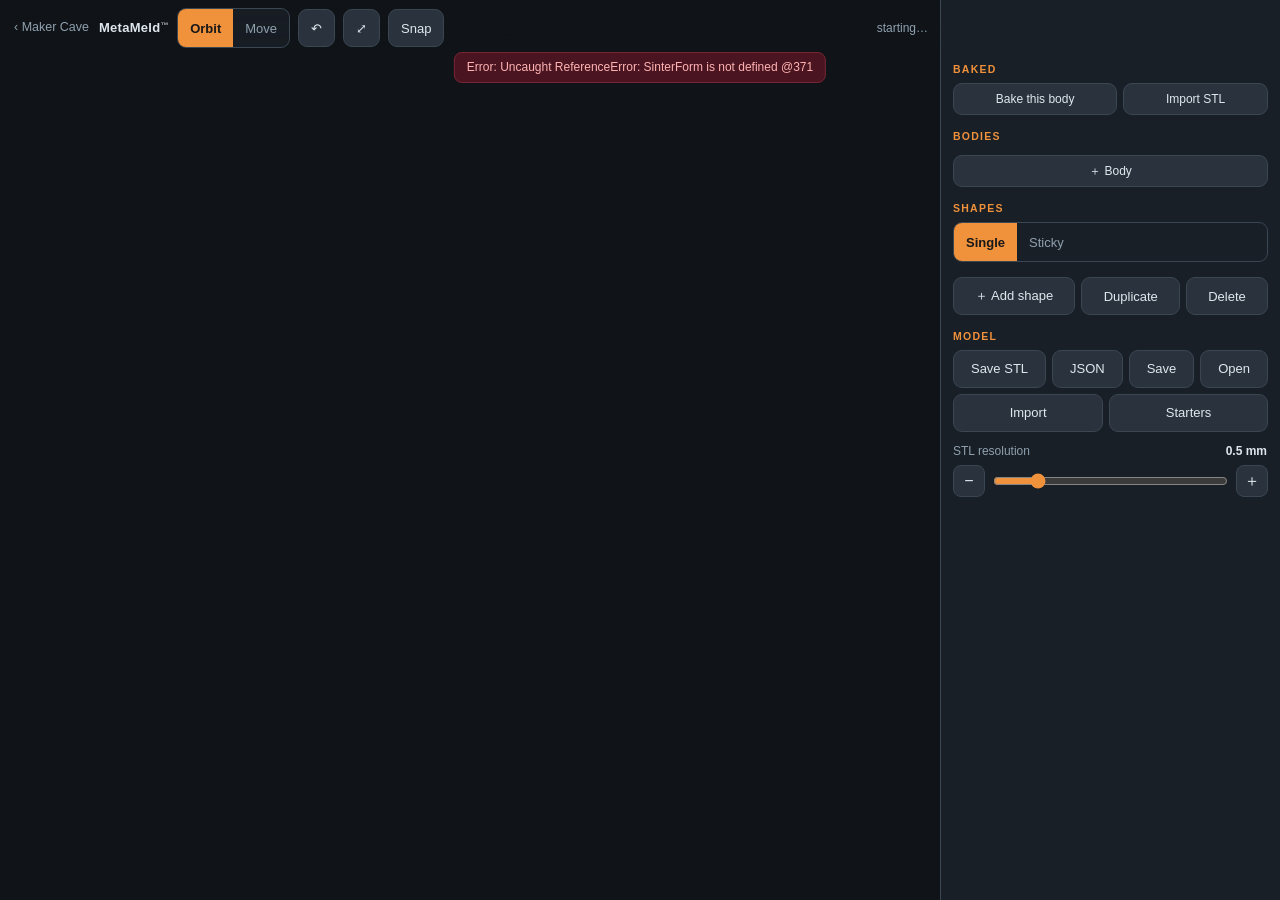
<file: tools/sdf-editor.shell.html>
<!DOCTYPE html>
<html lang="en">
<head>
<meta charset="utf-8">
<!--
  MetaMeld - signed-distance modelling in the browser
  Copyright (c) 2026 DuckySonadar
  Released under the MIT License; see LICENSE in the repository root.

  This file is self-contained and travels on its own, so the notice has to
  travel with it: MIT requires the copyright notice be kept in all copies.

  MetaMeld(TM) is a trademark of DuckySonadar. The MIT licence covers the
  code and not the name -- fork it freely, but call your fork something
  else. See TRADEMARK.md; it is short, and it grants more than it withholds.
-->
<!-- viewport-fit=cover + safe-area padding below: without it iOS puts the
     bottom sheet under the home indicator -->
<meta name="viewport" content="width=device-width, initial-scale=1, maximum-scale=1, user-scalable=no, viewport-fit=cover">
<meta name="apple-mobile-web-app-capable" content="yes">
<meta name="mobile-web-app-capable" content="yes">
<meta name="apple-mobile-web-app-status-bar-style" content="black-translucent">
<!-- names the Home Screen shortcut; without it iOS uses the whole title -->
<meta name="apple-mobile-web-app-title" content="MetaMeld">
<meta name="theme-color" content="#101418">
<title>MetaMeld</title>
<style>
  :root { --bg:#101418; --panel:#1a2027f2; --ink:#dfe7ee; --dim:#8fa0af;
          --acc:#f0913b; --err:#ff6b6b; --note:#ffc857; --sel:#5ec8f0;
          /* the three axes, shared by the viewport widget and the panel */
          --ax:#ff5a6e; --ay:#5fd38d; --az:#7d92ff;
          --line:#3a4652; --btn:#2a333d;
          --sheet:52vh; }
  * { box-sizing:border-box; margin:0; -webkit-tap-highlight-color:transparent; }
  html,body { height:100%; background:var(--bg); color:var(--ink); overflow:hidden;
              font:14px/1.4 -apple-system,'Segoe UI',Roboto,sans-serif;
              -webkit-user-select:none; user-select:none;
              overscroll-behavior:none; }
  /* canvas is a replaced element: left+right don't stretch it, so size it
     explicitly or it stays at its intrinsic 300x150 */
  #view { position:fixed; top:0; left:0; width:100vw; height:100vh;
          height:100dvh; touch-action:none; display:block; }
  #topbar { position:fixed; top:0; left:0; right:0; z-index:6;
            padding:calc(env(safe-area-inset-top) + 8px) 12px 8px;
            display:flex; gap:8px; align-items:center; flex-wrap:wrap;
            background:linear-gradient(#101418dd,#10141800); pointer-events:none; }
  #topbar > * { pointer-events:auto; }
  #status { color:var(--dim); font-size:12px; margin-left:auto; text-align:right;
            max-width:52vw; }
  .btn { background:var(--btn); color:var(--ink); border:1px solid var(--line);
         border-radius:9px; padding:8px 12px; font-size:13px; cursor:pointer;
         min-height:38px; font-family:inherit; }
  .btn:active { background:#38434f; }
  .btn.on { background:var(--acc); border-color:var(--acc); color:#181818;
            font-weight:600; }
  .btn:disabled { opacity:.4; }
  .btn.sm { padding:5px 9px; min-height:32px; font-size:12px; }
  .seg { display:flex; border:1px solid var(--line); border-radius:9px;
         overflow:hidden; background:#1a2027cc; }
  .seg button { background:none; border:0; color:var(--dim); padding:8px 12px;
                font-size:13px; cursor:pointer; font-family:inherit;
                min-height:38px; }
  .seg button.on { background:var(--acc); color:#181818; font-weight:600; }
  /* text, not a button: the tool's own controls should win the top bar */
  #back { color:var(--dim); text-decoration:none; font-size:12.5px;
          padding:8px 2px; white-space:nowrap; }
  #back:hover, #back:focus-visible { color:var(--acc); }
  /* full-screen off the Home Screen there is no tab to read the name from */
  #brand { color:var(--ink); font-size:13px; font-weight:600;
           letter-spacing:.02em; white-space:nowrap; padding:8px 0; }
  .tm { font-size:.62em; vertical-align:.5em; opacity:.75; margin-left:.5px; }
  /* a phone needs the width for the controls, and its shortcut is labelled */
  @media (max-width:560px) { #brand { display:none; } }
  #errbar { position:fixed; top:calc(env(safe-area-inset-top) + 52px);
            left:50%; transform:translateX(-50%); background:#4a1520;
            color:#ffb3b3; border:1px solid #7a2535; border-radius:8px;
            padding:6px 12px; font-size:12px; display:none; max-width:92vw;
            z-index:30; }
  #snapbar { position:fixed; top:calc(env(safe-area-inset-top) + 56px);
             left:50%; transform:translateX(-50%); z-index:7; display:none;
             background:#1a2027f2; border:1px solid var(--line);
             border-radius:12px; padding:9px 10px; width:min(440px,92vw); }
  #snapbar.on { display:block; }
  #snapbar p { font-size:12.5px; margin:0 2px 8px; color:var(--ink); }
  #snapbar .row2 { display:flex; gap:8px; align-items:stretch; }
  #snapbar .seg { flex:1; }
  #snapbar .seg button { flex:1; padding:8px 6px; font-size:12.5px; }
  #hint { position:fixed; left:12px; z-index:4; bottom:calc(var(--sheet) + 8px);
          color:var(--dim); font-size:11.5px; pointer-events:none;
          max-width:min(60vw,420px); text-shadow:0 1px 3px #000; }

  /* ---- bottom sheet (phone) / right rail (desktop) ---- */
  #panel { position:fixed; left:0; right:0; bottom:0; height:var(--sheet);
           background:var(--panel); backdrop-filter:blur(8px);
           border-top:1px solid var(--line); z-index:5;
           display:flex; flex-direction:column;
           transition:height .18s ease; }
  #panel.drag { transition:none; }
  #grip { height:26px; flex:0 0 auto; display:flex; align-items:center;
          justify-content:center; touch-action:none; cursor:grab; }
  #grip div { width:44px; height:5px; border-radius:3px; background:#4a5764; }
  #sheetBody { flex:1 1 auto; overflow-y:auto; -webkit-overflow-scrolling:touch;
               padding:0 12px calc(env(safe-area-inset-bottom) + 16px); }
  h3 { font-size:10.5px; letter-spacing:.12em; text-transform:uppercase;
       color:var(--acc); margin:14px 0 6px; }
  #nodes { display:flex; flex-direction:column; gap:5px; }
  .node { display:flex; align-items:center; gap:8px; padding:7px 9px;
          border:1px solid var(--line); border-radius:9px; background:#20272f;
          font-size:13px; }
  .node.sel { border-color:var(--sel); background:#22313a; }
  .node.off { opacity:.45; }
  .node .nm { flex:1 1 auto; overflow:hidden; text-overflow:ellipsis;
              white-space:nowrap; }
  .node .op { font-size:10px; letter-spacing:.06em; text-transform:uppercase;
              padding:2px 6px; border-radius:5px; background:#33404b;
              color:var(--dim); }
  .node.away { opacity:.55; }
  /* selected reads blue, the same blue the model is tinted with */
  .node.pick { border-color:var(--sel); background:#1a2c36; }
  .node.pick .nm { color:#cfe9f6; }
  /* the primary — what the sliders edit — carries a bar down its edge */
  .node.pick.sel { box-shadow:inset 3px 0 0 var(--sel); }
  .node.body .nm { font-weight:600; }
  .node.body.sel { border-color:var(--acc); background:#2b2519; }
  #bodies { display:flex; flex-direction:column; gap:5px; }
  #bnm, .fld { width:100%; background:#10141a; color:var(--ink); font:inherit;
         border:1px solid var(--line); border-radius:8px; padding:9px 10px; }
  .stlgrid { display:grid; grid-template-columns:auto 1fr; gap:8px 10px;
             align-items:center; font-size:12.5px; }
  .stlgrid label { color:var(--dim); }
  .stlgrid .chk { display:flex; gap:8px; align-items:center; color:var(--ink); }
  .stlgrid .chk input { width:18px; height:18px; }
  .node .bd { font-size:10px; letter-spacing:.04em; padding:2px 6px;
              border-radius:5px; border:1px solid var(--line); color:var(--dim);
              max-width:96px; overflow:hidden; text-overflow:ellipsis;
              white-space:nowrap; }
  .node .op.cut { background:#4a2530; color:#ffb3b3; }
  .node .op.keep { background:#2a3d4a; color:#a8d8ee; }
  .node .ic { width:26px; height:26px; border:0; background:none; color:var(--dim);
              font-size:15px; cursor:pointer; padding:0; }
  .row { margin:9px 0; }
  .row label { display:flex; align-items:center; gap:7px;
               color:var(--dim); font-size:12px; margin-bottom:3px; }
  /* The icon says which handle in the viewport this row drives. Axis rows are
     drawn in the axis colour, so a red arrow on screen and a red icon in the
     panel are the same thing without either having to say so. */
  .row label .gl { width:15px; height:15px; flex:0 0 auto; display:block; }
  .row label b { color:var(--ink); font-weight:600; margin-left:auto;
                 font-variant-numeric:tabular-nums; }
  /* the value is a button: tap it and type the number you actually want,
     which a slider with a 0.5 mm step cannot give you */
  .row label b.tap { cursor:pointer; padding:1px 5px; margin-right:-5px;
                     border-radius:5px; border:1px dashed transparent; }
  .row label b.tap:hover { border-color:var(--line); }
  .row label b.tap:active { color:var(--acc); border-color:var(--acc); }
  .numin { width:92px; margin-left:auto; background:#10141a; color:var(--ink);
           border:1px solid var(--acc); border-radius:6px; padding:2px 6px;
           font:600 12px/1.35 inherit; font-variant-numeric:tabular-nums;
           text-align:right; -webkit-user-select:text; user-select:text; }
  .slide { display:flex; align-items:center; gap:8px; }
  .slide input[type=range] { flex:1 1 auto; accent-color:var(--acc);
                             height:30px; }
  .step { width:32px; height:32px; flex:0 0 auto; border:1px solid var(--line);
          border-radius:8px; background:var(--btn); color:var(--ink);
          font-size:16px; line-height:1; cursor:pointer; padding:0; }
  /* The widget's own mode switch. Docked to the edge rather than floating by
     the selection: a bar that follows the model covers the model, and on a
     phone it ends up under the thumb that is trying to drag a handle. */
  #gizbar { position:fixed; left:10px; top:50%; transform:translateY(-50%);
            display:none; flex-direction:column; gap:7px; z-index:6; }
  #gizbar.on { display:flex; }
  #gizbar button { width:44px; height:44px; padding:0; cursor:pointer;
                   border:1px solid var(--line); border-radius:12px;
                   background:#1a2027e6; color:var(--dim);
                   display:flex; align-items:center; justify-content:center;
                   -webkit-backdrop-filter:blur(6px); backdrop-filter:blur(6px); }
  #gizbar button.on { border-color:var(--acc); color:var(--acc);
                      background:#2b2519f2; }
  #gizbar svg { width:22px; height:22px; display:block; }
  .grid3 { display:grid; grid-template-columns:repeat(3,1fr); gap:6px; }
  .toggles { display:flex; gap:6px; flex-wrap:wrap; }
  select { width:100%; background:#10141a; color:var(--ink); font-family:inherit;
           border:1px solid var(--line); border-radius:8px; padding:9px;
           font-size:14px; }
  .bar { display:flex; gap:6px; flex-wrap:wrap; }
  .bar .btn { flex:1 1 auto; }
  #modal { position:fixed; inset:0; background:#000b; z-index:40; display:none;
           align-items:center; justify-content:center; padding:16px; }
  #modal .card { background:#1a2027; border:1px solid var(--line);
                 border-radius:14px; padding:16px; width:min(520px,94vw);
                 max-height:86vh; overflow-y:auto; }
  #modal h4 { font-size:14px; margin-bottom:10px; }
  #modal p { color:var(--dim); font-size:12px; margin:8px 0; }
  textarea { width:100%; height:170px; background:#10141a; color:#cfe3c8;
             border:1px solid var(--line); border-radius:8px; padding:8px;
             font:12px ui-monospace,SFMono-Regular,monospace;
             -webkit-user-select:text; user-select:text; }
  .picker { display:grid; grid-template-columns:repeat(auto-fill,minmax(96px,1fr));
            gap:8px; }
  .picker button { background:var(--btn); border:1px solid var(--line);
                   border-radius:10px; color:var(--ink); padding:12px 6px;
                   font-size:12.5px; cursor:pointer; font-family:inherit; }
  @media (min-width:761px) {
    #panel { top:0; left:auto; width:340px; height:auto !important;
             border-top:0; border-left:1px solid var(--line); }
    #view { width:calc(100vw - 340px); }
    #topbar { right:340px; }                 /* keep it off the side rail */
    #grip { display:none; }
    #sheetBody { padding-top:48px; }
    #hint { bottom:12px; }
  }
</style>
</head>
<body>
<canvas id="view"></canvas>

<div id="topbar">
  <!-- target=_top so the link home escapes the iframe when the editor is
       embedded in the site's EDITOR section; a no-op when it runs standalone -->
  <a id="back" href="https://josiahsmakercave.xyz/" target="_top">‹ Maker Cave</a>
  <!-- the visible wordmark asserts the mark; the Home Screen label and
       <title> stay plain, since a shortcut name with a (TM) in it reads
       badly and the claim is already made here and in TRADEMARK.md -->
  <span id="brand">MetaMeld<sup class="tm">™</sup></span>
  <div class="seg" id="modeSeg">
    <button data-mode="orbit" class="on">Orbit</button>
    <button data-mode="grab">Move</button>
  </div>
  <button class="btn" id="undoBtn" title="Undo">↶</button>
  <button class="btn" id="viewBtn" title="Frame the model">⤢</button>
  <button class="btn" id="snapBtn" title="Snap two flat faces into one plane">Snap</button>
  <div id="status">starting…</div>
</div>
<div id="errbar"></div>
<div id="hint"></div>
<!-- Snap's own bar: which step you are on, which way round the faces go, and
     the way out. Shown only while snapping, so it never competes with the
     shape tools for the space. -->
<div id="snapbar">
  <p id="snapMsg"></p>
  <div class="row2">
    <div class="seg" id="snapSide">
      <button data-flush="0" class="on" title="The faces meet, facing each other">Face to face 180°</button>
      <button data-flush="1" title="The faces sit side by side, facing the same way">Flush 0°</button>
    </div>
    <button class="btn" id="snapDone">Done</button>
  </div>
</div>

<!-- The move / rotate / scale widget's mode switch. Hidden until something is
     selected, because the widget it drives is drawn at the selection. -->
<div id="gizbar">
  <button data-giz="move" class="on" title="Move along an axis" aria-label="Move">
    <svg viewBox="0 0 24 24" fill="none" stroke="currentColor" stroke-width="1.7"
         stroke-linecap="round" stroke-linejoin="round">
      <path d="M12 3v18M3 12h18"/><path d="M12 3 9.5 5.8M12 3l2.5 2.8"/>
      <path d="M12 21l-2.5-2.8M12 21l2.5-2.8"/>
      <path d="M3 12l2.8-2.5M3 12l2.8 2.5"/><path d="M21 12l-2.8-2.5M21 12l-2.8 2.5"/>
    </svg>
  </button>
  <button data-giz="rotate" title="Turn about an axis" aria-label="Rotate">
    <svg viewBox="0 0 24 24" fill="none" stroke="currentColor" stroke-width="1.7"
         stroke-linecap="round" stroke-linejoin="round">
      <path d="M20 12a8 8 0 1 1-3.2-6.4"/><path d="M20.5 4v4.6h-4.6"/>
    </svg>
  </button>
  <button data-giz="scale" title="Scale about the centre" aria-label="Scale">
    <svg viewBox="0 0 24 24" fill="none" stroke="currentColor" stroke-width="1.7"
         stroke-linecap="round" stroke-linejoin="round">
      <path d="M4 20 20 4"/><path d="M14 4h6v6"/><path d="M10 20H4v-6"/>
    </svg>
  </button>
</div>

<div id="panel">
  <div id="grip"><div></div></div>
  <div id="sheetBody">
    <h3>Baked <span style="color:var(--dim);text-transform:none;letter-spacing:0"
        id="bakedCount"></span></h3>
    <div id="baked"></div>
    <div class="bar" style="margin-top:6px">
      <button class="btn sm" id="bakeBtn">Bake this body</button>
      <button class="btn sm" id="stlInBtn">Import STL</button>
      <input type="file" id="stlInp" accept=".stl,model/stl,application/sla"
             style="display:none">
    </div>
    <h3>Bodies <span style="color:var(--dim);text-transform:none;letter-spacing:0"
        id="bodyCount"></span></h3>
    <div id="bodies"></div>
    <div class="bar" style="margin-top:6px">
      <button class="btn sm" id="addBodyBtn">＋ Body</button>
    </div>
    <h3>Shapes <span style="color:var(--dim);text-transform:none;letter-spacing:0"
        id="nodeCount"></span></h3>
    <div class="seg" id="selSeg" style="margin-bottom:7px">
      <button data-s="single" class="on">Single</button>
      <button data-s="sticky">Sticky</button>
    </div>
    <div id="nodes"></div>
    <p id="selHint" style="color:var(--dim);font-size:11px;margin:6px 0 0"></p>
    <div class="bar" style="margin-top:8px">
      <button class="btn" id="addBtn">＋ Add shape</button>
      <button class="btn" id="dupBtn">Duplicate</button>
      <button class="btn" id="delBtn">Delete</button>
    </div>
    <div id="inspector"></div>
    <h3>Model</h3>
    <div class="bar">
      <button class="btn" id="stlBtn">Save STL</button>
      <button class="btn" id="jsonBtn">JSON</button>
      <button class="btn" id="saveBtn">Save</button>
      <button class="btn" id="openBtn">Open</button>
      <button class="btn" id="importBtn">Import</button>
      <input type="file" id="fileInp" accept=".json,application/json"
             style="display:none">
      <button class="btn" id="startBtn">Starters</button>
    </div>
    <div class="row" id="resRow">
      <label><span>STL resolution</span><b id="resVal" class="tap" role="button"
             tabindex="0" title="Tap to type a value">0.5 mm</b>
        <input class="numin" id="resNum" type="text" inputmode="decimal" hidden></label>
      <div class="slide">
        <button class="step" data-step="res:-1">−</button>
        <input type="range" id="resInp" min="0.2" max="2" step="0.05" value="0.5">
        <button class="step" data-step="res:1">＋</button>
      </div>
    </div>
    <p style="color:var(--dim);font-size:11.5px;margin:10px 0 4px" id="info"></p>
  </div>
</div>

<div id="modal"><div class="card" id="modalCard"></div></div>

<script>
"use strict";
// ======================================================================
// visible error reporting — a phone has no console to open
// ======================================================================
const errbar = document.getElementById('errbar');
function showErr(msg) { errbar.textContent = msg; errbar.style.display = 'block'; }
addEventListener('error', e => {
  const m = e.message || (e.target && e.target.tagName
    ? e.target.tagName + ' failed to load' : 'unknown error');
  showErr('Error: ' + m + (e.lineno ? ' @' + e.lineno : ''));
});
addEventListener('unhandledrejection',
  e => showErr('Error: ' + ((e.reason && e.reason.message) || e.reason)));
</script>

<!-- @sinterform -->

<!-- Optional in the strongest sense: the kernel does not import it, does not
     know it exists, and meshes perfectly well without it. It fills the
     mesher's sample grid on the GPU rather than in JavaScript, which is the
     difference between a meshed viewport that keeps up with an edit and one
     that stops the page for a second. -->
<!-- @sinterform-glmesh -->

<script>
"use strict";
try {
// ======================================================================
// MetaMeld — the application. Everything above is SinterForm, under a
// different licence; see TRADEMARK.md and the header on that block.
//
// The kernel's names are bound once here so the code below reads the way it
// did before the two were separated. `fields` is deliberately NOT bound: it
// is mutable state living in the kernel, so it is reached through SF every
// time rather than captured once.
// ======================================================================
const SF = SinterForm;
// The shader half of the primitives. SinterForm ships the functions; the
// budgets are ours, because they are properties of *this* packing: three vec4
// of uniforms per shape, and four 3D texture units. A consumer that packed
// shapes into an SSBO would have neither limit, which is why the kernel does
// not carry these numbers.
const GL = SinterFormGLSL;
// And the third module, which is optional: it fills the mesher's sample grid
// on the GPU. Everything works without it, more slowly.
const GM = typeof SinterGLMesh !== 'undefined' ? SinterGLMesh : null;
const MAXFIELDS = 4;
// There is no MAXN here any more. How many shapes fit in a uniform block is
// still ours to know, but it is not a constant and it is not a rule about
// documents: it is read off the driver below, and a model past it is *drawn*
// differently rather than refused. See "two ways to draw it".
const { PRIMS, PRIM_KEYS, OPS, RAD, dimIsLength, dimUnit, roundSlot,
        decodeField, encodeField, sampleField,
        smin, smax, invRot,
        sceneSDF, sceneBounds, surfaceNets, meshToSTL, parseSTL, meshField } = SF;

// `baked` on a primitive means its shape is not in the node: it lives in a
// library on the document and the node's `fi` says which entry. The kernel
// marks its profile, wire, sweep and construct that way too, so where this
// editor means a baked *field* — the only one of them it can author, and the
// only one whose `fi` is a texture unit — it says so rather than asking
// whether the primitive is baked.
const isField = n => n && n.t === 'field';

// ======================================================================
// document / state
// ======================================================================
const STORE = 'metameld_doc_v1';
const STORE_OLD = 'sdf_editor_doc_v1';   // pre-rename; read once, then migrated
let nodes = [], sel = 0, undoStack = [];

function makeNode(type, over) {
  const P = PRIMS[type];
  return Object.assign({
    t: type, on: true, op: 'add', k: 0,
    // b: which body an `add` builds. tg: which bodies a cut/keep reaches,
    // null meaning all of them (including bodies made after the cut).
    b: 0, tg: null, fi: 0,          // fi: which baked field, for t='field'
    p: [0, 0, type === 'plane' ? 0 : (P.ext(P.def.slice())[2] || 10)],
    r: [0, 0, 0], d: P.def.slice(), round: 0,
    mx: false, my: false, mz: false
  }, over || {});
}

// ======================================================================
// bodies
// ======================================================================
// A body is one buildable part. Its shapes fold onto their *own* running
// distance, so an add only ever blends inside its own body and a cut only
// reaches the bodies it names — which is what lets a pocket be carved into
// one part while the part next to it stays whole. The finished bodies are
// hard-min'd together at the end, never smin'd, or they would melt back
// into one lump.
let bodies = [{ id: 0, name: 'Body 1', on: true }];
// the body new shapes join, and the one the shape list highlights
let activeBody = 0;

const bodyById = id => bodies.find(b => b.id === id);
const bodyName = id => (bodyById(id) || {}).name || '?';
const bodyShown = id => { const b = bodyById(id); return !b || b.on !== false; };
const hits = (n, id) => !n.tg || n.tg.indexOf(id) >= 0;

// Bodies are an explicit list, not one derived from the shapes: you can make
// an empty one and then build into it, which is the natural order to work in.
function addBody() {
  const id = bodies.reduce((m, b) => Math.max(m, b.id), -1) + 1;
  bodies.push({ id, name: 'Body ' + (id + 1), on: true });
  return id;
}

// Keeps the list self-consistent after any edit: never empty, no shape
// pointing at a body that is gone, no cut naming one. A cut left targeting
// nothing stays inert on purpose — promoting it to "all" would have it
// suddenly carve into parts it was never pointed at.
function syncBodies() {
  if (!bodies.length) bodies = [{ id: 0, name: 'Body 1', on: true }];
  bodies.sort((a, b) => a.id - b.id);
  const live = new Set(bodies.map(b => b.id));
  for (const n of nodes) {
    if (n.op === 'add') { if (!live.has(n.b)) n.b = bodies[0].id; }
    else if (n.tg) n.tg = n.tg.filter(id => live.has(id));
  }
  if (!live.has(activeBody)) activeBody = bodies[0].id;
}

const bodyShapeCount = id => nodes.filter(n => n.op === 'add' && n.b === id).length;

// ======================================================================
// baking
// ======================================================================
// Freeze a body — however many shapes, however they were combined — into one
// sampled field, and put it in the library. What comes back is a single shape
// you can place, move, cut with and cut against like any primitive, and which
// costs one texture lookup however complicated the thing it replaced was.
let activeField = 0;

function bakeBody(id, res) {
  if (SF.fields.length >= MAXFIELDS)
    throw new Error(`the library holds ${MAXFIELDS}; delete one first`);
  const own = nodes.filter(n => n.op === 'add' ? n.b === id : hits(n, id));
  if (!own.some(n => n.op === 'add')) throw new Error('that body is empty');
  const B = sceneBounds(own);
  if (!B) throw new Error('nothing with a size to bake');
  // a margin so the surface is never flush with the grid wall, where the
  // clamped sampler would read a plateau instead of a gradient
  const pad = Math.max(2 * res, 1.5);
  const lo = [0, 1, 2].map(a => B.lo[a] - pad);
  const hi = [0, 1, 2].map(a => B.hi[a] + pad);
  const n = [0, 1, 2].map(a => Math.max(2, Math.ceil((hi[a] - lo[a]) / res) + 1));
  // The samples are taken every `res` from lo, so the far wall is wherever
  // (n - 1) * res puts it -- not the padded bound, which is up to a cell
  // short of that. Taking the bound as the box squeezed the whole grid into
  // it, and the shape came back shrunk toward its far corner by up to a cell.
  for (let a = 0; a < 3; a++) hi[a] = lo[a] + (n[a] - 1) * res;
  const total = n[0] * n[1] * n[2];
  if (total > 24e6) throw new Error(
    `${(total / 1e6).toFixed(0)} M samples — coarsen it`);
  const plan = [{ id, nodes: own.filter(x => x.on) }];
  const data = new Uint8Array(total);
  const range = 8.0;
  let i = 0;
  for (let a = 0; a < n[0]; a++) {
    const x = lo[0] + a * res;
    for (let b = 0; b < n[1]; b++) {
      const y = lo[1] + b * res;
      for (let c = 0; c < n[2]; c++) {
        const t = Math.max(-1, Math.min(1,
          sceneSDF(plan, x, y, lo[2] + c * res) / range));
        data[i++] = Math.round((t + 1) / 2 * 255);
      }
    }
  }
  const box = [0, 1, 2].map(a => (hi[a] - lo[a]) / 2);
  SF.fields.push({ name: (bodyById(id) || {}).name || 'Baked',
                nx: n[0], ny: n[1], nz: n[2], box, range, data, tex: null });
  return { fi: SF.fields.length - 1,
           centre: [0, 1, 2].map(a => (lo[a] + hi[a]) / 2), box, range };
}

// ======================================================================
// selection
// ======================================================================
// `picked` is the selection proper. It holds the shape objects rather than
// their indices, so reordering with ▲▼ cannot rot it. `sel` is only which
// member the inspector edits — the primary.
let picked = new Set();
let selMode = 'single';        // single | sticky | body

// The Scale row has no absolute to show, so it carries a running factor and
// applies the ratio between readings. It has to go back to 1 when the
// selection changes, or the next drag would scale by the leftover ratio --
// so the factor is keyed to which shapes are picked.
let scaleShown = 1, scaleSig = null;
function scaleFactor() {
  const sig = [...picked].map(n => nodes.indexOf(n)).sort().join(',');
  if (sig !== scaleSig) { scaleSig = sig; scaleShown = 1; }
  return scaleShown;
}

// the member the inspector edits; keeps `sel` honest if it drifted out
function primaryNode() {
  const n = nodes[sel];
  if (n && picked.has(n)) return n;
  const i = nodes.findIndex(x => picked.has(x));
  if (i >= 0) { sel = i; return nodes[i]; }
  return null;
}
// Everything a body is made of: its own adds plus every cut or keep that
// reaches it — the same set buildPlan folds to get the body's field. Picking
// only the adds left the cuts behind, which is not what "select body" means.
const bodyMembers = id =>
  nodes.filter(n => n.op === 'add' ? n.b === id : hits(n, id));

function pickShape(n) {
  if (selMode === 'sticky') {
    // sticky is a toggle: tapping something already in the selection is how
    // you take it back out
    if (picked.has(n)) { unpick(n); return; }
    picked.add(n);
  } else {
    picked = new Set([n]);
  }
  if (n.op === 'add') activeBody = n.b;
  sel = nodes.indexOf(n);
}

function pickBody(id) {
  const list = bodyMembers(id);
  if (selMode === 'sticky') list.forEach(n => picked.add(n));
  else picked = new Set(list);
  if (list.length) sel = nodes.indexOf(list[0]);
}

// long press: take it back out of the selection, whichever mode you are in
function unpick(n) {
  picked.delete(n);
  if (nodes[sel] === n) {
    const i = nodes.findIndex(x => picked.has(x));
    if (i >= 0) sel = i;
  }
}

// ---------- moving a selection as one rigid piece ----------
// Each shape keeps its own rotation, so turning a group means composing a
// world-axis rotation onto every one of them *and* orbiting their positions
// about the group's centre. Angles are stored as Rz*Ry*Rx Euler triples, so
// the composed matrix has to be read back out in that same order — adding the
// angle to each shape instead would only be a rigid turn about Z, and would
// shear the group apart about X and Y.
const D2R = Math.PI / 180, R2D = 180 / Math.PI;
const POSLIM = 150;                      // matches the Position sliders

function eulerToM(r) {
  const a = r[0] * D2R, b = r[1] * D2R, g = r[2] * D2R;
  const ca = Math.cos(a), sa = Math.sin(a), cb = Math.cos(b), sb = Math.sin(b),
        cg = Math.cos(g), sg = Math.sin(g);
  return [cg * cb, cg * sb * sa - sg * ca, cg * sb * ca + sg * sa,
          sg * cb, sg * sb * sa + cg * ca, sg * sb * ca - cg * sa,
          -sb,     cb * sa,                cb * ca];
}
function mToEuler(m) {
  const b = Math.asin(Math.min(Math.max(-m[6], -1), 1));
  if (Math.abs(Math.cos(b)) > 1e-6)
    return [Math.atan2(m[7], m[8]) * R2D, b * R2D, Math.atan2(m[3], m[0]) * R2D];
  // gimbal lock: at ±90° pitch the roll and yaw axes coincide, so put the
  // whole turn in roll rather than letting the two of them fight
  return [Math.atan2(-m[5], m[4]) * R2D, b * R2D, 0];
}
function mMul(A, B) {
  const o = new Array(9);
  for (let r = 0; r < 3; r++)
    for (let c = 0; c < 3; c++)
      o[3 * r + c] = A[3 * r] * B[c] + A[3 * r + 1] * B[3 + c] + A[3 * r + 2] * B[6 + c];
  return o;
}
function axisM(ax, deg) {
  const c = Math.cos(deg * D2R), s = Math.sin(deg * D2R);
  if (ax === 0) return [1, 0, 0, 0, c, -s, 0, s, c];
  if (ax === 1) return [c, 0, s, 0, 1, 0, -s, 0, c];
  return [c, -s, 0, s, c, 0, 0, 0, 1];
}
const mApply = (m, v) => [m[0] * v[0] + m[1] * v[1] + m[2] * v[2],
                          m[3] * v[0] + m[4] * v[1] + m[5] * v[2],
                          m[6] * v[0] + m[7] * v[1] + m[8] * v[2]];

// what the group turns about: the mean of the selected shapes' own origins
function selCentre() {
  const c = [0, 0, 0];
  for (const n of picked) { c[0] += n.p[0]; c[1] += n.p[1]; c[2] += n.p[2]; }
  const k = picked.size || 1;
  return [c[0] / k, c[1] / k, c[2] / k];
}

// Clamp the *shared* delta, not each shape: clamping them one at a time would
// stop the ones that hit the limit while the rest kept going, and the group
// would come apart at the edge of the build volume.
function translateSelection(dx, dy, dz) {
  if (!picked.size) return;
  const d = [dx, dy, dz];
  for (const n of picked)
    for (let i = 0; i < 3; i++) {
      d[i] = Math.min(d[i], POSLIM - n.p[i]);
      d[i] = Math.max(d[i], -POSLIM - n.p[i]);
    }
  for (const n of picked)
    for (let i = 0; i < 3; i++) n.p[i] += d[i];
}

// Uniform only. Per-axis scaling of a rotated assembly is not expressible in
// this representation -- a box turned 30 degrees and squashed in x is no
// longer a box -- so offering it would quietly lie about what it did.
// Everything with a length scales: the shapes' own dimensions, their offset
// from the centre, and the blend and corner radii, which are lengths too and
// would otherwise grow in proportion as the model shrank.
function scaleSelection(f) {
  if (!picked.size || !(f > 0) || f === 1) return;
  const C = selCentre();
  for (const n of picked) {
    for (let i = 0; i < 3; i++)
      n.p[i] = Math.min(Math.max(C[i] + (n.p[i] - C[i]) * f, -POSLIM), POSLIM);
    const P = PRIMS[n.t];
    // a plane has no size; a baked field's box is the grid it samples, and
    // scaling that would resample it wrong, so both are left alone. Within a
    // shape, only the dims that are lengths scale: a hexagon scaled by 1.5 is
    // a bigger hexagon, not a nine-sided one, and a 90° arc stays 90°.
    if (!P.infinite && !P.baked)
      for (let i = 0; i < n.d.length; i++)
        if (dimIsLength(n.t, i)) n.d[i] *= f;
    n.k *= f;
    if (n.round) n.round *= f;
    if (n.land) n.land *= f;              // a length, like the corner radius
  }
}

function rotateSelection(ax, deg) {
  if (!picked.size || !deg) return;
  const D = axisM(ax, deg), C = selCentre();
  for (const n of picked) {
    const v = mApply(D, [n.p[0] - C[0], n.p[1] - C[1], n.p[2] - C[2]]);
    for (let i = 0; i < 3; i++)
      n.p[i] = Math.min(Math.max(C[i] + v[i], -POSLIM), POSLIM);
    n.r = mToEuler(mMul(D, eulerToM(n.r)));
  }
}

// after nodes are replaced or spliced, drop members that are no longer there
const syncPicked = () =>
  picked = new Set([...picked].filter(n => nodes.indexOf(n) >= 0));
const resetPicked = () => picked = new Set(nodes[sel] ? [nodes[sel]] : []);

// sceneBounds() is defined in an earlier script block, so it cannot reach
// bodyShown — hand it a list with the hidden bodies already taken out.
const shownNodes = () => nodes.filter(n => n.op !== 'add' || bodyShown(n.b));

// One entry per body, holding the shapes that body is folded from: its own
// adds plus every cut/keep aimed at it, in list order. Bodies with nothing
// to build are dropped so they cost no shader.
function buildPlan(list) {
  const live = list.filter(n => n.on);
  const plan = [];
  for (const b of bodies) {
    if (b.on === false) continue;          // hidden: out of the view and the STL
    const own = live.filter(n => n.op === 'add' ? n.b === b.id : hits(n, b.id));
    if (own.some(n => n.op === 'add')) plan.push({ id: b.id, nodes: own });
  }
  return plan;
}

// A Plane cut with no rotation keeps everything above its own z — that is
// the flat-belly cut every print-in-place part wants.
const STARTERS = {
  // The opening model. Cone tipped point-down with its apex 3 mm under the
  // plate, so the plane cut leaves a flat to stand on instead of the point it
  // would otherwise balance on. A squashed ellipsoid for the scoop, and a
  // torus blended over the join for the cone's rolled rim. The plate cut is
  // soft (2.75 mm) so the tip meets the plate in a fillet rather than a knife
  // edge — kinder to a first layer.
  'Ice cream': [
    makeNode('ellipsoid', { p: [0, 0, 50.5], d: [35, 35, 28.5] }),
    makeNode('cone', { p: [0, 0, 19], d: [3, 17, 44], round: 1 }),
    makeNode('torus', { p: [0, 0, 44.5], d: [16.5, 5, 0], k: 1.25 }),
    makeNode('plane', { op: 'cut', p: [0, 0, 0], k: 2.75 })
  ],
  'Blob': [
    makeNode('sphere', { p: [0, 0, 16], d: [16, 0, 0], k: 8 }),
    makeNode('capsule', { p: [22, 0, 12], r: [0, 90, 0], d: [8, 44, 0], k: 8 }),
    makeNode('sphere', { p: [46, 0, 14], d: [9, 0, 0], k: 6 }),
    makeNode('plane', { op: 'cut', p: [0, 0, 0] })
  ],
  'Vase': [
    makeNode('cone', { p: [0, 0, 30], d: [16, 22, 60], round: 3 }),
    makeNode('cone', { op: 'cut', p: [0, 0, 32], d: [13.4, 19.4, 60], round: 3 }),
    makeNode('torus', { p: [0, 0, 58], d: [21, 2.5, 0], k: 2 })
  ],
  'Keytag': [
    makeNode('box', { p: [0, 0, 2], d: [46, 20, 4], round: 2 }),
    makeNode('cylinder', { op: 'cut', p: [-17, 0, 2], d: [3, 20, 0] }),
    makeNode('sphere', { op: 'cut', p: [6, 0, 8.5], d: [7, 0, 0], k: 1.5 })
  ],
  'Bracket': [
    makeNode('box', { p: [0, 0, 2.5], d: [60, 30, 5] }),
    makeNode('box', { p: [-27.5, 0, 13], d: [5, 30, 26], k: 5 }),
    makeNode('cylinder', { op: 'cut', p: [18, 9, 2.5], d: [2.6, 20, 0],
                           mx: true, my: true }),
    makeNode('plane', { op: 'cut', p: [0, 0, 0] })
  ]
};

function snapshot() {
  undoStack.push(JSON.stringify({ nodes, bodies, sel, activeBody }));
  if (undoStack.length > 40) undoStack.shift();
  document.getElementById('undoBtn').disabled = false;
}
function undo() {
  const s = undoStack.pop();
  if (!s) return;
  const d = JSON.parse(s);
  nodes = d.nodes; sel = Math.min(d.sel, nodes.length - 1);
  if (Array.isArray(d.bodies) && d.bodies.length) bodies = d.bodies;
  if (typeof d.activeBody === 'number') activeBody = d.activeBody;
  syncBodies(); resetPicked();
  document.getElementById('undoBtn').disabled = !undoStack.length;
  sceneChanged(); renderList(); save(); needDraw();
}
// Every edit ends here — that is what makes this the one place the meshed
// view can be invalidated from without hunting down each mutation. A camera
// move or a resize never saves, which is exactly the distinction the mesh
// cares about: the model changed, so the triangles are of something else.
function save() {
  dropMesh();
  try { localStorage.setItem(STORE, JSON.stringify(
      { nodes, bodies, sel, activeBody,
        fields: SF.fields.length ? SF.fields.map(encodeField) : undefined })); }
  catch (e) { /* private browsing: editing still works, it just won't persist */ }
}

// Takes a stored or pasted document into the editor. Documents written before
// bodies existed have neither `bodies` nor `b`/`tg` on their shapes; they load
// as one body whose cuts are all global, which is what they always meant.
function adopt(doc) {
  const list = (doc && (doc.nodes || doc)) || [];
  if (!Array.isArray(list)) return false;
  const kept = list.filter(n => n && PRIMS[n.t]).map(n => makeNode(n.t, n));
  if (!kept.length) return false;
  // Baked fields, decoded before anything else is committed: a corrupt one
  // should fail the load, not half-apply it. `field` (singular) is the shape
  // the first exports used, still read so those documents keep working.
  const raw = doc.fields || (doc.field ? [doc.field] : []);
  const incoming = raw.slice(0, MAXFIELDS).map(decodeField).filter(Boolean);
  for (const f of SF.fields) if (f.tex) gl.deleteTexture(f.tex);
  SF.fields = incoming;
  nodes = kept;
  bodies = (doc.bodies || []).filter(b => b && typeof b.id === 'number')
             .map(b => ({ id: b.id, name: String(b.name || 'Body ' + (b.id + 1)),
                          on: b.on !== false }));
  // a document may name bodies only on its shapes (v2 pruned empty ones)
  for (const n of nodes)
    if (n.op === 'add' && typeof n.b === 'number' && !bodies.some(b => b.id === n.b))
      bodies.push({ id: n.b, name: 'Body ' + (n.b + 1), on: true });
  activeBody = typeof doc.activeBody === 'number' ? doc.activeBody
             : bodies.length ? bodies[0].id : 0;
  for (const n of nodes) {
    if (typeof n.b !== 'number') n.b = 0;
    if (typeof n.fi !== 'number') n.fi = 0;
    if (isField(n)) n.fi = Math.min(Math.max(n.fi, 0),
                                    Math.max(SF.fields.length - 1, 0));
    if (n.op === 'add') n.tg = null;
    else if (n.tg && !Array.isArray(n.tg)) n.tg = null;
    if (Array.isArray(n.tg)) n.tg = n.tg.filter(id => typeof id === 'number');
  }
  syncBodies();
  picked = new Set();   // open showing the model, not a selection
  return true;
}

function load() {
  try {
    // fall back to the pre-rename key so nobody loses the model they were
    // working on; the next save writes it under the new one
    const raw = localStorage.getItem(STORE) || localStorage.getItem(STORE_OLD);
    const d = JSON.parse(raw || 'null');
    if (adopt(d)) { sel = Math.min(d.sel || 0, nodes.length - 1); return true; }
  } catch (e) {}
  return false;
}
if (!load()) {
  nodes = JSON.parse(JSON.stringify(STARTERS['Ice cream']));
  bodies = [{ id: 0, name: 'Body 1', on: true }];
  activeBody = 0;
  sel = 0;
  picked = new Set();
}

// ======================================================================
// WebGL2 — two ways to draw it
// ======================================================================
// The raymarcher runs the kernel's GLSL per pixel: shadows, ambient
// occlusion, the selection blue mixed across a blend with the same weight the
// distance is. It is the better picture and it is the one this editor is for.
// What it cannot do is scale — every shape in the scene is unrolled into
// `map()`, and `map()` runs a few hundred times per ray.
//
// So there is a second path: mesh the same field with the kernel's own
// surface nets and draw the triangles. Its cost is in the *build*, once per
// edit, and then it draws for nothing however many shapes went into it. That
// makes it the right picture in two places — for a model past what the
// marcher's uniforms hold, and as a stand-in while the camera is moving,
// where the shape is not changing and only the view is.
const canvas = document.getElementById('view');
const gl = canvas.getContext('webgl2', { antialias: false, alpha: false });
if (!gl) {
  showErr('WebGL2 is not available — on iPhone use Safari or Chrome, iOS 15+');
  throw new Error('no webgl2');
}

// ---------- what this GPU can hold ----------
// Three vec4 per shape, plus the camera, the tints and the tolerances. What
// is left of the fragment uniform block after those is how many shapes can be
// handed to a shader at once — a number the driver reports rather than one to
// guess at. GLES 3.0 guarantees 224 vectors and a desktop typically has 1024,
// so this is between 69 and 336 shapes where the old constant said 32.
const UNI = gl.getParameter(gl.MAX_FRAGMENT_UNIFORM_VECTORS) || 224;
const SLOTS = Math.max(8, Math.floor((UNI - 16) / 3));
// glmesh compiles the same map() with none of the shading around it, so it
// gets the whole allowance. Past this the grid is filled in JavaScript
// instead — slower, same answer, and no ceiling.
const GPU_N = SLOTS;
// The marcher stops short of the uniforms, and deliberately. Fitting is not
// the same as being worth drawing: a hundred shapes unrolled into a loop that
// runs 260 times a ray is a slideshow, while the mesh of the same model draws
// in a millisecond. This is where the cheaper of the two changes hands.
const RAY_N = Math.min(SLOTS, matchMedia('(pointer: coarse)').matches ? 48 : 96);
function compile(type, src) {
  const s = gl.createShader(type);
  gl.shaderSource(s, src); gl.compileShader(s);
  if (!gl.getShaderParameter(s, gl.COMPILE_STATUS))
    throw new Error('shader: ' + gl.getShaderInfoLog(s));
  return s;
}
function makeProgram(vs, fs) {
  const pr = gl.createProgram();
  gl.attachShader(pr, compile(gl.VERTEX_SHADER, vs));
  gl.attachShader(pr, compile(gl.FRAGMENT_SHADER, fs));
  gl.linkProgram(pr);
  if (!gl.getProgramParameter(pr, gl.LINK_STATUS))
    throw new Error('link: ' + gl.getProgramInfoLog(pr));
  return pr;
}

const QUAD_VS =
'#version 300 es\n' +
'const vec2 v[3] = vec2[3](vec2(-1.,-1.), vec2(3.,-1.), vec2(-1.,3.));\n' +
'void main(){ gl_Position = vec4(v[gl_VertexID], 0.0, 1.0); }';

// The libraries a slotted primitive's shape comes out of. This editor can
// author only one of the four — baked fields — but a document written
// elsewhere can name any of them, and `slotList` hands back the primitive's
// own default for a slot nothing has filled, so an unknown one draws a shape
// rather than failing to compile.
const slotsFor = plan => ({
  profile: SF.slotList('profile', SF.profiles, GL.maxSlot(plan, 'profile')),
  wire: SF.slotList('wire', SF.wires, GL.maxSlot(plan, 'wire')),
  sweep: SF.slotList('sweep', SF.sweeps, GL.maxSlot(plan, 'sweep')),
  construct: SF.slotList('construct', SF.constructs, GL.maxSlot(plan, 'construct'))
});

function fragSource(plan, mapBody) {
  return `#version 300 es
precision highp float;
out vec4 frag;
uniform vec2 uRes;
uniform vec3 uEye;
uniform mat3 uCam;          // columns: right, up, forward
uniform float uFocal;
uniform vec4 uD[${SLOTS * 3}];
uniform vec3 uTint;
uniform vec3 uSelTint;
// x*t + y: how close a ray has to get before it counts as a hit. Sphere
// tracing stops *near* the surface, not on it, so this is exactly how far
// proud of the real d=0 surface the picture is drawn. Loose while a finger
// is down, tight once the view settles.
uniform vec2 uHit;
${GL.samplerDecls(MAXFIELDS).trimEnd()}
${GL.foldSource()}

// How much of the *accumulated* side survives a smin/smax. The colour has to
// be mixed with the same weight the distance is, or the blue would sit off
// the blend instead of fading across it. Set by map(), read after the hit.
// These are the folds' twins and have to be kept in step with them by hand:
// smin's h, and smax's, which is smin's with the sign of the difference
// turned round.
float gSel;
float wmin(float a, float b, float k){
  return (k <= 0.0) ? ((a < b) ? 1.0 : 0.0)
                    : clamp(0.5 + 0.5*(b - a)/k, 0.0, 1.0);
}
float wmax(float a, float b, float k){
  return (k <= 0.0) ? ((a > b) ? 1.0 : 0.0)
                    : clamp(0.5 - 0.5*(b - a)/k, 0.0, 1.0);
}
${GL.library(PRIM_KEYS)}
${GL.slotBlock(plan, slotsFor(plan))}

float map(vec3 P){
  float d = 1e9, dB, di, w, sw = 0.0, swB = 0.0; vec3 q;
${mapBody}  gSel = sw;
  return d;
}

vec3 normalAt(vec3 p){
  // tetrahedron differences: 4 evaluations instead of 6
  const vec2 e = vec2(1.0, -1.0)*0.0015;
  return normalize(e.xyy*map(p + e.xyy) + e.yyx*map(p + e.yyx) +
                   e.yxy*map(p + e.yxy) + e.xxx*map(p + e.xxx));
}
float shadow(vec3 ro, vec3 rd, float tmax){
  float res = 1.0, t = 0.6;
  for (int i = 0; i < 48; i++){
    float h = map(ro + rd*t);
    res = min(res, 12.0*h/t);
    // smooth blends make map() an over-estimate, so creep along it
    t += clamp(h*0.7, 0.25, 4.0);
    if (res < 0.02 || t > tmax) break;
  }
  return clamp(res, 0.0, 1.0);
}
float ao(vec3 p, vec3 n){
  float occ = 0.0, sca = 1.0;
  for (int i = 0; i < 5; i++){
    float h = 0.4 + 1.6*float(i)/5.0;
    occ += (h - map(p + n*h))*sca;
    sca *= 0.7;
  }
  return clamp(1.0 - 0.9*occ, 0.0, 1.0);
}

void main(){
  vec2 uv = (gl_FragCoord.xy - 0.5*uRes)/uRes.y;
  vec3 rd = normalize(uCam*vec3(uv, uFocal));
  vec3 ro = uEye;

  // model
  float t = 0.0, tMax = 2000.0;
  bool hit = false;
  for (int i = 0; i < 260; i++){
    float d = map(ro + rd*t);
    if (d < uHit.x*t + uHit.y) { hit = true; break; }
    // neither smin nor the ellipsoid bound is a true distance: full steps
    // tunnel through thin blended shoulders and leave banding behind
    t += d*0.72;
    if (t > tMax) break;
  }
  // build plate at z = 0
  float tg = (rd.z < -1e-5) ? (-ro.z/rd.z) : -1.0;
  bool ground = tg > 0.0 && (!hit || tg < t);

  vec3 col;
  if (ground){
    vec3 p = ro + rd*tg;
    float fade = exp(-0.0022*tg);
    vec2 g = abs(fract(p.xy/10.0 + 0.5) - 0.5)/fwidth(p.xy/10.0);
    float minor = 1.0 - min(min(g.x, g.y), 1.0);
    vec2 G = abs(fract(p.xy/50.0 + 0.5) - 0.5)/fwidth(p.xy/50.0);
    float major = 1.0 - min(min(G.x, G.y), 1.0);
    col = mix(vec3(0.055, 0.070, 0.085), vec3(0.16, 0.20, 0.24), minor*0.55);
    col = mix(col, vec3(0.26, 0.32, 0.38), major*0.6);
    float sh = shadow(p + vec3(0.0, 0.0, 0.05), normalize(vec3(0.42, -0.5, 0.76)), 400.0);
    col *= mix(0.35, 1.0, sh)*fade;
    col = mix(vec3(0.063, 0.078, 0.094), col, fade);
  } else if (hit){
    vec3 p = ro + rd*t;
    vec3 n = normalAt(p);
    vec3 L1 = normalize(vec3(0.42, -0.5, 0.76));
    vec3 L2 = normalize(vec3(-0.6, 0.55, 0.25));
    float dif = max(dot(n, L1), 0.0)*0.78*mix(0.35, 1.0, shadow(p + n*0.05, L1, 400.0))
              + max(dot(n, L2), 0.0)*0.22;
    vec3 V = normalize(uEye - p);
    float spec = pow(max(dot(n, normalize(L1 + V)), 0.0), 40.0)*0.35;
    float amb = (0.30 + 0.12*n.z)*ao(p, n);
    // normalAt() ran map() four times, so re-read the field here for gSel
    map(p);
    vec3 base = mix(uTint, uSelTint, clamp(gSel, 0.0, 1.0));
    col = base*(amb + dif) + vec3(spec);
    col = pow(col, vec3(0.62));
  } else {
    col = mix(vec3(0.063, 0.078, 0.094), vec3(0.10, 0.12, 0.145),
              clamp(rd.z*1.6 + 0.4, 0.0, 1.0));
  }
  frag = vec4(col, 1.0);
}`;
}

const lineProg = makeProgram(
'#version 300 es\n' +
'layout(location=0) in vec3 aPos;\n' +
'uniform mat4 uMVP;\n' +
'void main(){ gl_Position = uMVP*vec4(aPos, 1.0); }',
'#version 300 es\n' +
'precision highp float;\n' +
'uniform vec3 uC;\n' +
'out vec4 frag;\n' +
'void main(){ frag = vec4(uC, 1.0); }');
const lineVAO = gl.createVertexArray();
gl.bindVertexArray(lineVAO);
const lineBuf = gl.createBuffer();
gl.bindBuffer(gl.ARRAY_BUFFER, lineBuf);
gl.enableVertexAttribArray(0);
gl.vertexAttribPointer(0, 3, gl.FLOAT, false, 0, 0);
gl.bindVertexArray(null);

const emptyVAO = gl.createVertexArray();
let prog = null, U = {};
// Which uniform slot each shape's data goes in, for whatever was last
// compiled. Empty when the model is past RAY_N and no shader was built.
let slotAt = new Map();
let rayFits = true;
const uData = new Float32Array(SLOTS * 12);

// The *structure* of the model changed: which shapes exist, what type or
// operation they are, which body they build or cut, whether they are mirrored.
// Values — a position, a radius, a blend — do not come through here, because
// they only move uniforms and the compiled shader already reads those.
function sceneChanged() {
  dropMesh();
  const plan = buildPlan(nodes);
  // Slots are per *shape*, not per appearance: a cut aimed at three bodies is
  // emitted three times in map() and packed once.
  const at = new Map();
  for (const part of plan)
    for (const n of part.nodes) if (!at.has(n)) at.set(n, at.size);
  slotAt = at;
  rayFits = at.size <= RAY_N;
  if (!rayFits) {
    // Nothing to compile — the mesh is the picture now. The old program goes
    // back to the driver rather than sitting there holding a model it cannot
    // draw.
    if (prog) { gl.deleteProgram(prog); prog = null; }
    errbar.style.display = 'none';
    scheduleProxy();
    return;
  }
  let body = '';
  for (const part of plan) {
    body += '  dB = 1e9; swB = 0.0;\n';
    for (const n of part.nodes) {
      const i = at.get(n);
      if (i === undefined) continue;
      const b = 3 * i;
      body += '  q = P;\n';
      // mirror the *world* point, so a shape at x = 20 also appears at x = -20
      if (n.mx) body += '  q.x = abs(q.x);\n';
      if (n.my) body += '  q.y = abs(q.y);\n';
      if (n.mz) body += '  q.z = abs(q.z);\n';
      body += `  q = invRot(q - uD[${b}].xyz, uD[${b + 1}].xyz);\n`;
      // GL.call knows the sampler-first calling convention for a baked field
      // and the slot-in-the-name convention for a compiled outline, so this
      // no longer has to. Only a field's slot is a texture unit and only a
      // field's is clamped to the texture budget.
      const fi = isField(n) ? Math.min(Math.max(n.fi || 0, 0), MAXFIELDS - 1)
                            : Math.max(n.fi || 0, 0);
      body += `  di = ${GL.call(n.t, 'q', `uD[${b + 2}].xyz`,
                                `uD[${b + 1}].w`, fi)};\n`;
      // weight first, then the distance: wmin/wmax need the pre-blend dB
      if (n.op === 'add') {
        body += `  w = wmin(dB, di, uD[${b}].w);\n`;
        body += `  dB = smin(dB, di, uD[${b}].w);\n`;
      } else if (n.op === 'cut') {
        body += `  w = wmax(dB, -di, uD[${b}].w);\n`;
        body += `  dB = smax(dB, -di, uD[${b}].w);\n`;
      } else {
        body += `  w = wmax(dB, di, uD[${b}].w);\n`;
        body += `  dB = smax(dB, di, uD[${b}].w);\n`;
      }
      body += `  swB = mix(uD[${b + 2}].w, swB, w);\n`;
    }
    // plain min: bodies must not blend, so the colour switches rather than fades
    body += '  if (dB < d) { d = dB; sw = swB; }\n';
  }
  if (!body) body = '  d = 1e9;\n';
  let np;
  try { np = makeProgram(QUAD_VS, fragSource(plan, body)); }
  catch (e) { showErr(String(e.message).slice(0, 200)); return; }
  if (prog) gl.deleteProgram(prog);
  prog = np;
  U = {};
  for (const k of ['uRes', 'uEye', 'uCam', 'uFocal', 'uTint', 'uSelTint', 'uHit'])
    U[k] = gl.getUniformLocation(prog, k);
  for (let i = 0; i < MAXFIELDS; i++)
    U['uField' + i] = gl.getUniformLocation(prog, 'uField' + i);
  U.uD = gl.getUniformLocation(prog, 'uD[0]');
  errbar.style.display = 'none';
  scheduleProxy();
}

// The field as a 3D texture, uploaded once and left on unit 0. A scene with
// no field still binds something: sampling an unbound sampler3D is undefined,
// and on some drivers it is a black screen rather than a warning.
let blankTex = null;
function bindField() {
  if (!blankTex) {
    blankTex = gl.createTexture();
    gl.bindTexture(gl.TEXTURE_3D, blankTex);
    gl.texStorage3D(gl.TEXTURE_3D, 1, gl.R8, 1, 1, 1);
    gl.texSubImage3D(gl.TEXTURE_3D, 0, 0, 0, 0, 1, 1, 1,
                     gl.RED, gl.UNSIGNED_BYTE, new Uint8Array([255]));
    for (const k of [gl.TEXTURE_MIN_FILTER, gl.TEXTURE_MAG_FILTER])
      gl.texParameteri(gl.TEXTURE_3D, k, gl.LINEAR);
  }
  for (let i = 0; i < MAXFIELDS; i++) {
    const f = SF.fields[i];
    if (f && !f.tex) {
      f.tex = gl.createTexture();
      gl.bindTexture(gl.TEXTURE_3D, f.tex);
      gl.pixelStorei(gl.UNPACK_ALIGNMENT, 1);
      // the grid is stored x-major (x*ny + y)*nz + z, which is exactly the
      // order texImage3D wants with width = nz, height = ny, depth = nx
      gl.texStorage3D(gl.TEXTURE_3D, 1, gl.R8, f.nz, f.ny, f.nx);
      gl.texSubImage3D(gl.TEXTURE_3D, 0, 0, 0, 0, f.nz, f.ny, f.nx,
                       gl.RED, gl.UNSIGNED_BYTE, f.data);
      for (const k of [gl.TEXTURE_MIN_FILTER, gl.TEXTURE_MAG_FILTER])
        gl.texParameteri(gl.TEXTURE_3D, k, gl.LINEAR);
      for (const k of [gl.TEXTURE_WRAP_S, gl.TEXTURE_WRAP_T, gl.TEXTURE_WRAP_R])
        gl.texParameteri(gl.TEXTURE_3D, k, gl.CLAMP_TO_EDGE);
    }
    gl.activeTexture(gl.TEXTURE0 + i);
    gl.bindTexture(gl.TEXTURE_3D, f ? f.tex : blankTex);
    gl.uniform1i(U['uField' + i], i);
  }
}

function packUniforms() {
  // Three vec4 a shape, in a fixed order, is a contract between the source
  // glsl.js generated and whoever fills the array — so it is filled by the
  // same file rather than written out a second time here. That includes the
  // rule that a baked field takes its sample *range* through the slot every
  // other primitive uses for corner rounding: pack `round` there by hand and
  // the field comes out multiplied by zero, which draws as its bounding box
  // and looks exactly like a texture that never arrived.
  GL.packPlan(slotAt, { maxN: SLOTS, roundSlot, into: uData });
  // The twelfth float is the one the kernel has no opinion about. It drives
  // the blue.
  for (const [n, i] of slotAt) uData[12 * i + 11] = picked.has(n) ? 1 : 0;
}

// ======================================================================
// the meshed view
// ======================================================================
// The same field, found the other way: sampled on a grid and walked into
// triangles by the kernel's surface nets — the same mesher the STL comes out
// of, at a coarser spacing. Once built it draws as a vertex buffer, which
// costs the same for four hundred shapes as for four.
//
// Plain by design. It has no selection blue, because a triangle does not know
// which shape it came from and the wireframe boxes already say what is picked;
// no shadows and no ambient occlusion, because those are ray queries against a
// field this path does not have. What it does have is the outline, and the
// outline is the thing you are modelling.
const MESH_VS = `#version 300 es
layout(location=0) in vec3 aP;
layout(location=1) in vec3 aN;
uniform mat4 uMVP;
out vec3 vN; out vec3 vW;
void main(){ vN = aN; vW = aP; gl_Position = uMVP*vec4(aP, 1.0); }`;
const MESH_FS = `#version 300 es
precision highp float;
in vec3 vN; in vec3 vW; out vec4 frag;
uniform vec3 uTint; uniform vec3 uEye;
void main(){
  vec3 n = normalize(vN);
  vec3 L1 = normalize(vec3(0.42, -0.5, 0.76));
  vec3 L2 = normalize(vec3(-0.6, 0.55, 0.25));
  // the marcher's lighting with its two ray queries replaced by their
  // averages, so switching between the pictures is not a change of scene
  float dif = max(dot(n, L1), 0.0)*0.78*0.80 + max(dot(n, L2), 0.0)*0.22;
  vec3 V = normalize(uEye - vW);
  float spec = pow(max(dot(n, normalize(L1 + V)), 0.0), 40.0)*0.35;
  float amb = (0.30 + 0.12*n.z)*0.85;
  frag = vec4(pow(uTint*(amb + dif) + vec3(spec), vec3(0.62)), 1.0);
}`;

let meshProg = null, meshU = {}, meshVao = null, meshBufs = [], meshCount = 0;
let meshStale = true, meshTris = 0, meshMs = 0, meshRes = 0, meshOn = '';

// Marks the triangles as being of a different model. Called from save(), which
// every edit ends with — see the note there.
function dropMesh() { meshStale = true; }

function freeMesh() {
  if (meshVao) gl.deleteVertexArray(meshVao);
  for (const b of meshBufs) gl.deleteBuffer(b);
  meshVao = null; meshBufs = []; meshCount = 0;
}

// glmesh fills the grid by compiling the same map() and rendering it into a
// float target: one SDF evaluation per corner, which is essentially all of the
// cost of meshing, done on the hardware that is good at it. Resolved once,
// because asking makes a context.
let gpuSample;
function sampler() {
  if (gpuSample === undefined)
    gpuSample = (GM && GM.available(gl))
      ? GM.sampler({ gl, maxN: GPU_N, maxFields: MAXFIELDS }) : null;
  return gpuSample;
}
const planCount = plan => {
  const seen = new Set();
  for (const part of plan) for (const n of part.nodes) seen.add(n);
  return seen.size;
};

// Grid spacing for a picture, which is a different question from the STL's.
// Here the answer wanted is "as fine as a few milliseconds buys", so it comes
// from a sample budget and the model's own size rather than from the export
// slider. On the GPU that is a grid around 120 cubed; in JavaScript it has to
// be an order of magnitude coarser, and the picture says so by looking it.
const VIEW_SAMPLES = matchMedia('(pointer: coarse)').matches ? 6e5 : 1.6e6;
function viewRes(B) {
  const vol = [0, 1, 2].reduce((a, i) => a * Math.max(B.hi[i] - B.lo[i], 1), 1);
  const budget = sampler() ? VIEW_SAMPLES : 1.5e5;
  return Math.min(Math.max(Math.cbrt(vol / budget), 0.25), 8);
}

function buildMesh() {
  const t0 = Date.now();
  // whatever happens below, do not come back and try it again next frame
  meshStale = false;
  const plan = buildPlan(nodes);
  const B = sceneBounds(shownNodes());
  if (!B || !plan.length) { freeMesh(); meshTris = 0; return; }
  const res = viewRes(B);
  // Past the GPU's uniform block there is no shader to fill the grid with, so
  // the kernel's own JavaScript does it. Slower by a lot; the same answer.
  const use = sampler() && planCount(plan) <= GPU_N ? sampler() : null;
  let m = null;
  try { m = SF.mesh(plan, { res, bounds: B, sample: use, maxSamples: 8e6 }); }
  catch (e) { freeMesh(); meshTris = 0; showErr('view: ' + e.message); return; }
  if (!m || !m.indices.length) { freeMesh(); meshTris = 0; return; }

  const P = m.positions, I = m.indices;
  const N = new Float32Array(P.length);
  for (let t = 0; t < I.length; t += 3) {
    const a = 3 * I[t], b = 3 * I[t + 1], c = 3 * I[t + 2];
    const ux = P[b] - P[a], uy = P[b + 1] - P[a + 1], uz = P[b + 2] - P[a + 2];
    const vx = P[c] - P[a], vy = P[c + 1] - P[a + 1], vz = P[c + 2] - P[a + 2];
    const nx = uy * vz - uz * vy, ny = uz * vx - ux * vz, nz = ux * vy - uy * vx;
    for (const o of [a, b, c]) { N[o] += nx; N[o + 1] += ny; N[o + 2] += nz; }
  }
  if (!meshProg) {
    meshProg = makeProgram(MESH_VS, MESH_FS);
    for (const k of ['uMVP', 'uTint', 'uEye'])
      meshU[k] = gl.getUniformLocation(meshProg, k);
  }
  // The last mesh's buffers go back to the driver first. An edit rebuilds this
  // every time the view settles, and a vertex array and three buffers apiece
  // is real memory that nothing else was ever going to reclaim.
  freeMesh();
  meshVao = gl.createVertexArray();
  gl.bindVertexArray(meshVao);
  const put = (data, loc) => {
    const buf = gl.createBuffer();
    meshBufs.push(buf);
    gl.bindBuffer(gl.ARRAY_BUFFER, buf);
    gl.bufferData(gl.ARRAY_BUFFER, data, gl.STATIC_DRAW);
    gl.enableVertexAttribArray(loc);
    gl.vertexAttribPointer(loc, 3, gl.FLOAT, false, 0, 0);
  };
  put(P, 0); put(N, 1);
  const eb = gl.createBuffer();
  meshBufs.push(eb);
  gl.bindBuffer(gl.ELEMENT_ARRAY_BUFFER, eb);
  gl.bufferData(gl.ELEMENT_ARRAY_BUFFER, I, gl.STATIC_DRAW);
  gl.bindVertexArray(null);
  meshCount = I.length;
  meshTris = I.length / 3;
  meshRes = res;
  meshOn = use ? 'GPU' : 'JS';
  meshMs = Date.now() - t0;
}

// ---------- camera ----------
// One vertical field of view shared by the raymarcher, the line overlay and
// the drag-to-move maths — they disagree visibly if it is written out twice.
const FOV = 45 * Math.PI / 180;
const TAN_HALF_FOV = Math.tan(FOV / 2);
const cam = { yaw: -0.9, pitch: 0.45, dist: 150, tgt: [0, 0, 12] };
function camEye() {
  const cp = Math.cos(cam.pitch);
  return [cam.tgt[0] + cam.dist * cp * Math.cos(cam.yaw),
          cam.tgt[1] + cam.dist * cp * Math.sin(cam.yaw),
          cam.tgt[2] + cam.dist * Math.sin(cam.pitch)];
}
function camBasis() {
  const eye = camEye();
  let f = [cam.tgt[0] - eye[0], cam.tgt[1] - eye[1], cam.tgt[2] - eye[2]];
  const fl = Math.hypot(f[0], f[1], f[2]) || 1;
  f = [f[0] / fl, f[1] / fl, f[2] / fl];
  let r = [f[1], -f[0], 0];                   // f × worldUp(0,0,1)
  const rl = Math.hypot(r[0], r[1], r[2]) || 1;
  r = [r[0] / rl, r[1] / rl, 0];
  const u = [r[1] * f[2] - r[2] * f[1], r[2] * f[0] - r[0] * f[2],
             r[0] * f[1] - r[1] * f[0]];
  return { eye, r, u, f };
}
// The canvas runs full-bleed behind the bottom sheet, so the part of it you
// can actually see is only the band above the sheet — fit the model to that.
function visibleBand() {
  const w = canvas.clientWidth || innerWidth;
  const H = canvas.clientHeight || innerHeight;
  const pr = panel.getBoundingClientRect();
  const overlaps = pr.left < w - 1 && pr.top < H;      // false on the desktop rail
  const hidden = overlaps ? Math.min(Math.max(H - pr.top, 0), H * 0.8) : 0;
  return { w, H, h: H - hidden, hidden };
}
function frameModel() {
  const B = sceneBounds(shownNodes());
  if (!B) { cam.tgt = [0, 0, 12]; cam.dist = 150; needDraw(); return; }
  cam.tgt = [(B.lo[0] + B.hi[0]) / 2, (B.lo[1] + B.hi[1]) / 2,
             (B.lo[2] + B.hi[2]) / 2];
  // bounding sphere, so the fit holds at every orbit angle
  const R = Math.max(0.5 * Math.hypot(B.hi[0] - B.lo[0], B.hi[1] - B.lo[1],
                                      B.hi[2] - B.lo[2]), 5);
  const V = visibleBand();
  // the projection maps the whole canvas height to 2*dist*tan(fov/2); a band
  // of p pixels therefore shows 2*dist*tan(fov/2)*p/H of world
  const fit = Math.min(V.h, V.w);
  cam.dist = Math.min(Math.max(1.1 * R * V.H / (TAN_HALF_FOV * fit), 30), 2000);
  // and push the model up into that band instead of the canvas centre
  if (V.hidden > 1) {
    const { u } = camBasis();
    const mmPerPx = 2 * cam.dist * TAN_HALF_FOV / V.H;
    const shift = V.hidden / 2 * mmPerPx;
    for (let a = 0; a < 3; a++) cam.tgt[a] -= u[a] * shift;
  }
  needDraw();
}

// ---------- matrices for the selection box ----------
function mvpMatrix(aspect) {
  const { eye, r, u, f } = camBasis();
  const near = 1, far = 4000;
  const t = 1 / TAN_HALF_FOV;
  // view = R^T * translate(-eye), with -f as the camera's +Z
  const V = [
    r[0], u[0], -f[0], 0,
    r[1], u[1], -f[1], 0,
    r[2], u[2], -f[2], 0,
    -(r[0] * eye[0] + r[1] * eye[1] + r[2] * eye[2]),
    -(u[0] * eye[0] + u[1] * eye[1] + u[2] * eye[2]),
     (f[0] * eye[0] + f[1] * eye[1] + f[2] * eye[2]), 1];
  const P = [t / aspect, 0, 0, 0, 0, t, 0, 0,
             0, 0, (far + near) / (near - far), -1,
             0, 0, 2 * far * near / (near - far), 0];
  const M = new Float32Array(16);
  for (let c = 0; c < 4; c++)
    for (let rr = 0; rr < 4; rr++) {
      let s = 0;
      for (let k = 0; k < 4; k++) s += P[k * 4 + rr] * V[c * 4 + k];
      M[c * 4 + rr] = s;
    }
  return M;
}
function selectionLines(n) {
  if (!n || PRIMS[n.t].infinite) return null;
  const h = PRIMS[n.t].ext(n.d).map(v => v + (n.round || 0));
  const e = n.r.map(v => v * Math.PI / 180);
  const c = e.map(Math.cos), s = e.map(Math.sin);
  const rot = v => {
    let x = v[0], y = c[0] * v[1] - s[0] * v[2], z = s[0] * v[1] + c[0] * v[2];
    const x2 = c[1] * x + s[1] * z; z = -s[1] * x + c[1] * z; x = x2;
    return [c[2] * x - s[2] * y, s[2] * x + c[2] * y, z];
  };
  const E = [[0,1],[1,3],[3,2],[2,0],[4,5],[5,7],[7,6],[6,4],
             [0,4],[1,5],[2,6],[3,7]];
  const out = [];
  const signs = [[1,1,1]];
  if (n.mx) signs.push(...signs.map(v => [-v[0], v[1], v[2]]));
  if (n.my) signs.push(...signs.map(v => [v[0], -v[1], v[2]]));
  if (n.mz) signs.push(...signs.map(v => [v[0], v[1], -v[2]]));
  for (const sg of signs) {
    const corners = [];
    for (let i = 0; i < 8; i++) {
      const v = rot([(i & 1 ? 1 : -1) * h[0], (i & 2 ? 1 : -1) * h[1],
                     (i & 4 ? 1 : -1) * h[2]]);
      corners.push([sg[0] * (v[0] + n.p[0]), sg[1] * (v[1] + n.p[1]),
                    sg[2] * (v[2] + n.p[2])]);
    }
    for (const [a, b] of E) out.push(...corners[a], ...corners[b]);
  }
  return new Float32Array(out);
}

// one box per selected shape
function selectionOutlines() {
  const parts = [];
  for (const n of picked) {
    if (!n.on) continue;
    const l = selectionLines(n);
    if (l && l.length) parts.push(l);
  }
  if (!parts.length) return null;
  const total = parts.reduce((a, p) => a + p.length, 0);
  const out = new Float32Array(total);
  let at = 0;
  for (const p of parts) { out.set(p, at); at += p.length; }
  return out;
}

// ======================================================================
// tapping a shape, and the widget that appears when you do
// ======================================================================
// Until now the only way to select something was the list. That is fine for a
// model you can see all of and wrong for one you are looking at: the shape
// under your finger is the one you mean, and the list should follow rather
// than lead. So a tap in the viewport is a pick.
//
// The pick is a ray marched against the same field the shader draws, in the
// kernel's JavaScript rather than on the GPU. One tap is a few hundred
// evaluations, which is nothing, and it needs no render target, no readback
// and no second copy of the scene in a picking shader that could disagree
// with the one on screen.

// The ray through a CSS pixel. This has to agree with the fragment shader's
// own construction or the tap lands somewhere other than where you touched:
// uv spans +/-0.5 vertically, the focal length carries that 0.5, and the
// screen's y runs the opposite way to clip space's.
function rayAt(px, py) {
  const { eye, r, u, f } = camBasis();
  const w = canvas.clientWidth || innerWidth, h = canvas.clientHeight || innerHeight;
  const ux = (px - w / 2) / h, uy = -(py - h / 2) / h;
  const fl = 0.5 / TAN_HALF_FOV;
  const d = [r[0] * ux + u[0] * uy + f[0] * fl,
             r[1] * ux + u[1] * uy + f[1] * fl,
             r[2] * ux + u[2] * uy + f[2] * fl];
  const l = Math.hypot(d[0], d[1], d[2]) || 1;
  return { o: eye, d: [d[0] / l, d[1] / l, d[2] / l] };
}

// Which shape owns the surface at a point: the `add` whose own field is
// nearest it. Where two shapes blend there is no single answer — the surface
// there belongs to both — and the nearer one is what anybody pointing at it
// means. Cuts are not candidates: you cannot tap a hole.
function ownerAt(p, plan) {
  const q = [0, 0, 0], e = [0, 0, 0], seen = new Set();
  let best = null, bd = 1e9;
  for (const part of plan) for (const n of part.nodes) {
    if (n.op !== 'add' || seen.has(n)) continue;
    seen.add(n);
    e[0] = n.r[0] * RAD; e[1] = n.r[1] * RAD; e[2] = n.r[2] * RAD;
    invRot((n.mx ? Math.abs(p[0]) : p[0]) - n.p[0],
           (n.my ? Math.abs(p[1]) : p[1]) - n.p[1],
           (n.mz ? Math.abs(p[2]) : p[2]) - n.p[2], e, q);
    const di = Math.abs(PRIMS[n.t].js(q, n.d, roundSlot(n), n));
    if (di < bd) { bd = di; best = n; }
  }
  return best;
}

function pickAt(px, py) {
  const plan = buildPlan(nodes);
  if (!plan.length) return null;
  const { o, d } = rayAt(px, py);
  let t = 1;
  for (let i = 0; i < 220; i++) {
    const x = o[0] + d[0] * t, y = o[1] + d[1] * t, z = o[2] + d[2] * t;
    const dist = sceneSDF(plan, x, y, z);
    if (dist < 0.06) return ownerAt([x, y, z], plan);
    // the same 0.72 the shader steps by: neither smin nor the ellipsoid is a
    // true distance, and a full step tunnels through a thin blended shoulder
    t += Math.max(dist * 0.72, 0.05);
    if (t > 4000) break;
  }
  return null;
}

// ---------- the widget ----------
// Three handles at the selection's pivot — the *same* pivot selCentre() gives
// the Place sliders, so the two controls cannot disagree about what a turn is
// about. Everything a handle does goes through translateSelection,
// rotateSelection and scaleSelection: the widget is a new way to drive the
// operations that were already there, not a second implementation of them.
const AXV = [[1, 0, 0], [0, 1, 0], [0, 0, 1]];
// X red, Y green, Z blue, as every modelling tool has for forty years -- but
// Z pushed towards violet, because a selected shape is drawn in cyan and the
// handle for its up axis was disappearing into it.
const AXCOL = [[1.00, 0.35, 0.43], [0.37, 0.83, 0.55], [0.49, 0.57, 1.00]];
let gizMode = 'move';            // move | rotate | scale
let gizDrag = null;              // the handle being dragged, if any
let gizHot = -1;                 // the handle under the pointer

// Constant on screen rather than in the model: a widget that scaled with the
// shape would be untappable on a small part and swamp the view on a large one.
function gizSize() {
  const C = selCentre(), eye = camBasis().eye;
  const dist = Math.hypot(C[0] - eye[0], C[1] - eye[1], C[2] - eye[2]);
  return Math.max(dist * TAN_HALF_FOV * 0.26, 1);
}

// How square-on a ring is to the camera: 1 when you are looking down its axis
// and it draws as a full circle, 0 when its own plane contains the view
// direction and it draws as a line.
function axisFacing(a, C) {
  const eye = camBasis().eye;
  let vx = C[0] - eye[0], vy = C[1] - eye[1], vz = C[2] - eye[2];
  const l = Math.hypot(vx, vy, vz) || 1;
  const A = AXV[a];
  return Math.abs((A[0] * vx + A[1] * vy + A[2] * vz) / l);
}

// Is this point on the half of the ring nearest the camera? One seen face-on
// keeps all of itself — every point of it is equally near — and one seen
// edge-on keeps the half you can actually see. Culling the far half is what
// stops the back of a tilted ring lying across the front of another one,
// which is most of what made them catch each other.
function ringFront(P, C, eye) {
  const ex = eye[0] - C[0], ey = eye[1] - C[1], ez = eye[2] - C[2];
  const el = Math.hypot(ex, ey, ez) || 1;
  const rx = P[0] - C[0], ry = P[1] - C[1], rz = P[2] - C[2];
  const rl = Math.hypot(rx, ry, rz) || 1;
  return (rx * ex + ry * ey + rz * ez) / (rl * el) > -0.15;
}

// What a handle can be grabbed by. Sampled along the thing you can see, so
// what is hittable is what is drawn — a ring you can only catch at four points
// feels broken, and an arrow with a hitbox wider than itself feels haunted.
function gizPoints(a, C, L) {
  const out = [];
  if (gizMode === 'rotate') {
    const U = AXV[(a + 1) % 3], V = AXV[(a + 2) % 3], eye = camBasis().eye;
    for (let i = 0; i < 48; i++) {
      const th = i / 48 * 2 * Math.PI, c = Math.cos(th), s = Math.sin(th);
      const P = [C[0] + (U[0] * c + V[0] * s) * L,
                 C[1] + (U[1] * c + V[1] * s) * L,
                 C[2] + (U[2] * c + V[2] * s) * L];
      if (ringFront(P, C, eye)) out.push(P);
    }
    return out;
  }
  const A = AXV[a];
  for (let i = 3; i <= 10; i++) {
    const f = i / 10;
    out.push([C[0] + A[0] * L * f, C[1] + A[1] * L * f, C[2] + A[2] * L * f]);
  }
  return out;
}

// What it looks like. An arrow for move, a ring for turn, a cube for scale —
// the handle says which of the three it is without reading the toolbar.
function gizLines(a, C, L) {
  const A = AXV[a], U = AXV[(a + 1) % 3], V = AXV[(a + 2) % 3], out = [];
  const at = (t, u, v) => [C[0] + A[0] * t + U[0] * u + V[0] * v,
                           C[1] + A[1] * t + U[1] * u + V[1] * v,
                           C[2] + A[2] * t + U[2] * u + V[2] * v];
  const seg = (p, q) => out.push(p[0], p[1], p[2], q[0], q[1], q[2]);
  if (gizMode === 'rotate') {
    const N = 48, eye = camBasis().eye;
    for (let i = 0; i < N; i++) {
      const t0 = i / N * 2 * Math.PI, t1 = (i + 1) / N * 2 * Math.PI;
      const p = at(0, Math.cos(t0) * L, Math.sin(t0) * L);
      const q = at(0, Math.cos(t1) * L, Math.sin(t1) * L);
      const m = [(p[0] + q[0]) / 2, (p[1] + q[1]) / 2, (p[2] + q[2]) / 2];
      if (ringFront(m, C, eye)) seg(p, q);
    }
    return new Float32Array(out);
  }
  seg(at(L * 0.16, 0, 0), at(L * 0.78, 0, 0));
  const r = L * 0.105;
  if (gizMode === 'move') {
    const tip = at(L, 0, 0);
    for (let i = 0; i < 6; i++) {
      const th = i / 6 * 2 * Math.PI, th2 = (i + 1) / 6 * 2 * Math.PI;
      const b0 = at(L * 0.78, Math.cos(th) * r, Math.sin(th) * r);
      seg(tip, b0);
      seg(b0, at(L * 0.78, Math.cos(th2) * r, Math.sin(th2) * r));
    }
  } else {
    const o = L * 0.88, C8 = [];
    for (let i = 0; i < 8; i++)
      C8.push(at(o + (i & 4 ? r : -r), (i & 1 ? r : -r), (i & 2 ? r : -r)));
    for (const [x, y] of [[0,1],[1,3],[3,2],[2,0],[4,5],[5,7],[7,6],[6,4],
                          [0,4],[1,5],[2,6],[3,7]]) seg(C8[x], C8[y]);
  }
  return new Float32Array(out);
}

// world point -> CSS pixel, through the same matrix the overlay draws with
function projectPt(P, M, w, h) {
  const cw = M[3] * P[0] + M[7] * P[1] + M[11] * P[2] + M[15];
  if (cw <= 1e-6) return null;
  const x = (M[0] * P[0] + M[4] * P[1] + M[8] * P[2] + M[12]) / cw;
  const y = (M[1] * P[0] + M[5] * P[1] + M[9] * P[2] + M[13]) / cw;
  return [(x * 0.5 + 0.5) * w, (1 - (y * 0.5 + 0.5)) * h];
}

function gizPick(px, py) {
  if (!picked.size) return -1;
  const w = canvas.clientWidth || innerWidth, h = canvas.clientHeight || innerHeight;
  const M = mvpMatrix(w / h), C = selCentre(), L = gizSize();
  // An arrow or a cube is a small target at the end of a stick and wants a
  // generous radius. A ring is a circle ninety pixels across: the same radius
  // turns most of the widget into one, which is how a drag meant for the
  // camera ended up turning the model instead.
  const GRAB = gizMode === 'rotate' ? 16 : 26;
  let best = -1, bs = 1e9;
  for (let a = 0; a < 3; a++) {
    // A ring whose plane nearly contains the view direction is not offered at
    // all. It cannot be dragged sensibly — the angle it measures is one in its
    // own plane, and edge-on a pixel of finger is most of a turn — so what it
    // mostly did was catch drags meant for something else. Orbit a little and
    // it comes back.
    const facing = gizMode === 'rotate' ? axisFacing(a, C) : 1;
    if (facing < 0.15) continue;
    for (const P of gizPoints(a, C, L)) {
      const sp = projectPt(P, M, w, h);
      if (!sp) continue;
      const dd = Math.hypot(sp[0] - px, sp[1] - py);
      // Where two are within reach, the one you are facing more squarely is
      // the one you meant: an edge-on ring has to be nearer the finger than a
      // face-on one to win.
      const score = dd * (1.35 - 0.35 * facing);
      if (dd < GRAB && score < bs) { bs = score; best = a; }
    }
  }
  return best;
}

// Where the pointer is along a handle's axis, in millimetres from the pivot:
// the point on the axis line closest to the ray through the pointer.
function axisParam(px, py, C, A) {
  const { o, d } = rayAt(px, py);
  const b = A[0] * d[0] + A[1] * d[1] + A[2] * d[2];
  const den = 1 - b * b;
  if (Math.abs(den) < 1e-4) return null;        // sighting straight down it
  const wx = C[0] - o[0], wy = C[1] - o[1], wz = C[2] - o[2];
  const c = A[0] * wx + A[1] * wy + A[2] * wz;
  const f = d[0] * wx + d[1] * wy + d[2] * wz;
  return (b * f - c) / den;
}

// The angle of the pointer around an axis, measured in the plane the ring is
// drawn in rather than on the screen — so a ring seen almost edge-on still
// turns by the amount the finger travelled along it, not by what it looks
// like it travelled.
function ringAngle(px, py, C, a) {
  const A = AXV[a], U = AXV[(a + 1) % 3], V = AXV[(a + 2) % 3];
  const { o, d } = rayAt(px, py);
  const den = d[0] * A[0] + d[1] * A[1] + d[2] * A[2];
  if (Math.abs(den) < 1e-4) return null;        // ring edge-on: no answer
  const s = ((C[0] - o[0]) * A[0] + (C[1] - o[1]) * A[1] + (C[2] - o[2]) * A[2]) / den;
  if (!(s > 0)) return null;
  const P = [o[0] + d[0] * s - C[0], o[1] + d[1] * s - C[1], o[2] + d[2] * s - C[2]];
  return Math.atan2(P[0] * V[0] + P[1] * V[1] + P[2] * V[2],
                    P[0] * U[0] + P[1] * U[1] + P[2] * U[2]);
}

// The pivot is frozen for the length of the drag. It has to be: the selection
// moves under the handle, and recomputing the centre each event would measure
// every delta against the position the previous delta just produced, which
// comes out as no movement at all.
function gizStart(a, px, py) {
  const C = selCentre().slice();
  if (gizMode === 'rotate') {
    if (axisFacing(a, C) < 0.15) return false;
    const ang = ringAngle(px, py, C, a);
    if (ang === null) return false;
    gizDrag = { a, mode: 'rotate', C, last: ang };
  } else {
    const t = axisParam(px, py, C, AXV[a]);
    if (t === null) return false;
    if (gizMode === 'scale' && Math.abs(t) < 1e-3) return false;
    gizDrag = { a, mode: gizMode, C, last: t };
  }
  snapshot();
  return true;
}

function gizMove(px, py) {
  if (!gizDrag) return;
  const { a, C } = gizDrag, A = AXV[a];
  if (gizDrag.mode === 'rotate') {
    const ang = ringAngle(px, py, C, a);
    if (ang === null) return;
    let dth = ang - gizDrag.last;
    // the short way round, so crossing the seam is not most of a turn
    while (dth > Math.PI) dth -= 2 * Math.PI;
    while (dth < -Math.PI) dth += 2 * Math.PI;
    gizDrag.last = ang;
    rotateSelection(a, dth * 180 / Math.PI);
  } else if (gizDrag.mode === 'move') {
    const t = axisParam(px, py, C, A);
    if (t === null) return;
    const dt = t - gizDrag.last;
    gizDrag.last = t;
    translateSelection(A[0] * dt, A[1] * dt, A[2] * dt);
  } else {
    const t = axisParam(px, py, C, A);
    if (t === null || Math.abs(gizDrag.last) < 1e-4) return;
    // Uniform, exactly like the Scale slider. Per-axis scaling of a rotated
    // assembly is not expressible in this representation — a box turned 30
    // degrees and squashed in x is no longer a box — so it is not offered
    // here either, however much three separate handles look like it is.
    const f = t / gizDrag.last;
    if (!(f > 0)) return;                       // dragged through the pivot
    gizDrag.last = t;
    scaleSelection(Math.min(Math.max(f, 0.5), 2));
  }
  refreshInspectorValues();
  save(); scheduleInfo(); markInteracting(false);
}

function drawGizmo(w, h) {
  if (!picked.size) return;
  const C = selCentre(), L = gizSize();
  gl.disable(gl.DEPTH_TEST);
  gl.useProgram(lineProg);
  gl.bindVertexArray(lineVAO);
  gl.bindBuffer(gl.ARRAY_BUFFER, lineBuf);
  gl.uniformMatrix4fv(gl.getUniformLocation(lineProg, 'uMVP'), false,
                      mvpMatrix(w / h));
  const uC = gl.getUniformLocation(lineProg, 'uC');
  for (let a = 0; a < 3; a++) {
    const data = gizLines(a, C, L);
    const hot = gizDrag ? gizDrag.a === a : gizHot === a;
    const c = AXCOL[a];
    gl.uniform3f(uC, hot ? Math.min(c[0] * 1.3 + 0.3, 1) : c[0],
                     hot ? Math.min(c[1] * 1.3 + 0.3, 1) : c[1],
                     hot ? Math.min(c[2] * 1.3 + 0.3, 1) : c[2]);
    gl.bufferData(gl.ARRAY_BUFFER, data, gl.DYNAMIC_DRAW);
    gl.drawArrays(gl.LINES, 0, data.length / 3);
  }
  gl.bindVertexArray(null);
}

// The widget's mode switch shows only while it has something to act on.
function syncGizbar() {
  const bar = document.getElementById('gizbar');
  bar.classList.toggle('on', picked.size > 0);
  for (const b of bar.children) b.classList.toggle('on', b.dataset.giz === gizMode);
}
document.getElementById('gizbar').onclick = e => {
  const b = e.target.closest('button[data-giz]');
  if (!b) return;
  gizMode = b.dataset.giz;
  syncGizbar(); needDraw();
};

// The build plate, drawn as lines because the meshed view has no shader to
// draw it in. The marcher keeps its own, which fades with distance and takes
// the model's shadow — neither of which this can do.
let gridCache = null;
function plateGrid() {
  const B = sceneBounds(shownNodes());
  const reach = B ? Math.max(...[0, 1].map(a =>
    Math.max(Math.abs(B.lo[a]), Math.abs(B.hi[a])))) : 60;
  const half = Math.max(Math.ceil(reach / 50) * 50, 100);
  if (gridCache && gridCache.half === half) return gridCache.data;
  const out = [];
  for (let v = -half; v <= half; v += 10) {
    out.push(-half, v, 0, half, v, 0);
    out.push(v, -half, 0, v, half, 0);
  }
  gridCache = { half, data: new Float32Array(out) };
  return gridCache.data;
}

// ---------- draw loop ----------
// Full resolution when idle, coarse while a finger is down — and, since there
// are two pictures now, whichever of them can be had for the frame.
//
// Two costs three orders of magnitude apart, and the scheduling follows from
// how far apart they are. A meshed frame is a buffer draw; a raymarched frame
// pays for every shape in the model on every pixel. Meshing costs about what
// one raymarched frame costs — the grid fill runs the same map() over a
// comparable number of points — so a mesh pays for itself on the second frame
// of any drag.
let pending = false, interacting = false, camMoving = false;
let idleTimer = 0, proxyTimer = 0;
function needDraw() {
  if (pending) return;
  pending = true;
  requestAnimationFrame(draw);
}
// `isCamera` is the whole distinction the proxy rests on. A camera move leaves
// the model alone, so a mesh built before it is still a mesh of what is on the
// screen. A slider move does not, and standing a mesh of the previous shape in
// front of the marcher would show the model not following the hand.
function markInteracting(isCamera) {
  interacting = true;
  camMoving = !!isCamera;
  clearTimeout(idleTimer);
  clearTimeout(proxyTimer);
  idleTimer = setTimeout(settle, 180);
  needDraw();
}
function settle() {
  interacting = false;
  needDraw();
  scheduleProxy();
}
// Once the settled picture is up, pay for the mesh that the next drag will
// stand in front of. Two conditions on that, and both are about it being a
// saving rather than a habit: the grid fill has to be on the GPU, since
// meshing in JavaScript costs more than the frames it would save, and the
// scene has to be big enough for a raymarched frame to be worth avoiding. A
// four-shape model already draws in a millisecond, and meshing it every time
// a slider is let go would be pure overhead.
//
// Called from the end of an interaction and from a structural change, so the
// first orbit after opening a document has a mesh to use rather than the
// second.
function scheduleProxy() {
  clearTimeout(proxyTimer);
  proxyTimer = setTimeout(() => {
    if (interacting || !meshStale) return;
    if (!rayFits || (sampler() && slotAt.size >= 8)) {
      buildMesh(); needDraw(); scheduleInfo();
    }
  }, 140);
}

function draw() {
  pending = false;
  // What can be drawn this frame, which is not always what the model would
  // prefer. A stale mesh is a fine stand-in while the camera moves — it is
  // only a stand-in — but never while the model itself is changing.
  const proxy = rayFits && interacting && camMoving && meshCount && !meshStale;
  const meshed = !rayFits || proxy;
  // Past the marcher's budget the mesh is the only picture there is, so it
  // gets built here when it has to be, on a frame a raymarch would have cost
  // about as much anyway. Not while an edit is still in flight, though: the
  // next pointer event would throw it away.
  if (!rayFits && meshStale && (!interacting || !meshCount)) buildMesh();
  if (!meshed && !prog) return;

  const dpr = Math.min(devicePixelRatio || 1, 2);
  // Dropping the render scale is a raymarch trick — it is the per-pixel cost
  // that hurts. A mesh is cheap enough to draw full size with a finger down.
  const scale = (interacting && !meshed) ? 0.55 : 1;
  const cw = canvas.clientWidth || innerWidth, ch = canvas.clientHeight || innerHeight;
  const w = Math.max(1, Math.round(cw * dpr * scale));
  const h = Math.max(1, Math.round(ch * dpr * scale));
  if (canvas.width !== w || canvas.height !== h) { canvas.width = w; canvas.height = h; }
  gl.viewport(0, 0, w, h);

  if (meshed) drawMeshed(w, h); else drawMarched(w, h);
  drawOverlay(w, h, meshed);
  drawGizmo(w, h);
  drawSnapMarks(w, h);
}

function drawMarched(w, h) {
  gl.disable(gl.DEPTH_TEST);
  const { eye, r, u, f } = camBasis();
  packUniforms();
  gl.useProgram(prog);
  gl.uniform2f(U.uRes, w, h);
  gl.uniform3f(U.uEye, eye[0], eye[1], eye[2]);
  gl.uniformMatrix3fv(U.uCam, false,
    new Float32Array([r[0], r[1], r[2], u[0], u[1], u[2], f[0], f[1], f[2]]));
  gl.uniform1f(U.uFocal, 0.5 / TAN_HALF_FOV);
  gl.uniform3f(U.uTint, 0.91, 0.53, 0.22);
  gl.uniform3f(U.uSelTint, 0.24, 0.60, 0.95);
  // the settled picture is worth matching the STL; the dragged one is not
  bindField();
  if (interacting) gl.uniform2f(U.uHit, 0.0015, 0.004);
  else             gl.uniform2f(U.uHit, 0.0004, 0.002);
  gl.uniform4fv(U.uD, uData);
  gl.bindVertexArray(emptyVAO);
  gl.drawArrays(gl.TRIANGLES, 0, 3);
  gl.bindVertexArray(null);
}

function drawMeshed(w, h) {
  gl.enable(gl.DEPTH_TEST);
  gl.clearColor(0.071, 0.086, 0.104, 1);
  gl.clear(gl.COLOR_BUFFER_BIT | gl.DEPTH_BUFFER_BIT);
  if (!meshCount) return;
  const { eye } = camBasis();
  gl.useProgram(meshProg);
  gl.uniformMatrix4fv(meshU.uMVP, false, mvpMatrix(w / h));
  gl.uniform3f(meshU.uTint, 0.91, 0.53, 0.22);
  gl.uniform3f(meshU.uEye, eye[0], eye[1], eye[2]);
  gl.bindVertexArray(meshVao);
  gl.drawElements(gl.TRIANGLES, meshCount, gl.UNSIGNED_INT, 0);
  gl.bindVertexArray(null);
}

// One box per selected shape, in both pictures — which is what carries the
// selection when the meshed one cannot colour it.
function drawOverlay(w, h, meshed) {
  const lines = selectionOutlines();
  const grid = meshed ? plateGrid() : null;
  if (!lines && !grid) return;
  gl.useProgram(lineProg);
  gl.bindVertexArray(lineVAO);
  gl.bindBuffer(gl.ARRAY_BUFFER, lineBuf);
  gl.uniformMatrix4fv(gl.getUniformLocation(lineProg, 'uMVP'), false,
                      mvpMatrix(w / h));
  const uC = gl.getUniformLocation(lineProg, 'uC');
  if (grid) {
    // the plate is *behind* things, so it is the one overlay that keeps its
    // depth test
    gl.enable(gl.DEPTH_TEST);
    gl.bufferData(gl.ARRAY_BUFFER, grid, gl.DYNAMIC_DRAW);
    gl.uniform3f(uC, 0.17, 0.21, 0.26);
    gl.drawArrays(gl.LINES, 0, grid.length / 3);
  }
  if (lines && lines.length) {
    gl.disable(gl.DEPTH_TEST);
    gl.bufferData(gl.ARRAY_BUFFER, lines, gl.DYNAMIC_DRAW);
    gl.uniform3f(uC, 0.37, 0.78, 0.94);
    gl.drawArrays(gl.LINES, 0, lines.length / 3);
  }
  gl.bindVertexArray(null);
}
addEventListener('resize', () => needDraw());

// ======================================================================
// pointer input — one finger orbits (or moves the shape in Move mode),
// two fingers pinch-zoom and pan
// ======================================================================
let mode = 'orbit';
const pts = new Map();
let last1 = null, lastPinch = 0, lastMid = null;

function screenAxes() {
  const { r, u } = camBasis();
  // mm per pixel at the orbit target, for a 45° vertical fov
  const s = 2 * cam.dist * TAN_HALF_FOV / (canvas.clientHeight || innerHeight);
  return { r, u, s };
}
// Move drags the whole selection, which is the point of being able to make one
function moveSelected(dx, dy, dz) {
  if (!picked.size) return;
  translateSelection(dx, dy, dz);
  refreshInspectorValues();
  save(); scheduleInfo();
}
// A tap is a press that went nowhere. Tracked rather than assumed, because
// the same finger that selects also orbits, and telling them apart after the
// fact is the only way to have both on one gesture.
let tapFrom = null, tapMoved = 0, tapAt = 0, grabbed = false;

canvas.addEventListener('pointerdown', e => {
  canvas.setPointerCapture(e.pointerId);
  pts.set(e.pointerId, [e.clientX, e.clientY]);
  if (pts.size === 1) {
    last1 = [e.clientX, e.clientY];
    tapFrom = [e.clientX, e.clientY]; tapMoved = 0; tapAt = Date.now();
    grabbed = false;
    // a widget handle takes the drag ahead of the camera and ahead of Move
    const a = gizPick(e.clientX, e.clientY);
    if (a >= 0 && gizStart(a, e.clientX, e.clientY)) gizHot = a;
  } else {
    last1 = null; lastPinch = 0; lastMid = null;
    // a second finger is a camera gesture; whatever the first was doing stops
    gizDrag = null; tapFrom = null;
  }
});
canvas.addEventListener('pointermove', e => {
  if (!pts.has(e.pointerId)) {
    // nothing pressed: light up the handle under the cursor, which is the
    // only hint a mouse gets that these things are grabbable
    if (picked.size && !gizDrag) {
      const a = gizPick(e.clientX, e.clientY);
      if (a !== gizHot) { gizHot = a; needDraw(); }
    }
    return;
  }
  if (tapFrom) {
    tapMoved += Math.hypot(e.clientX - tapFrom[0], e.clientY - tapFrom[1]);
    tapFrom = [e.clientX, e.clientY];
  }
  if (gizDrag) { gizMove(e.clientX, e.clientY); return; }
  pts.set(e.pointerId, [e.clientX, e.clientY]);
  const P = [...pts.values()];
  // Move mode drags the shape, not the view — so the frame it asks for is not
  // one a mesh of the previous shape may stand in for.
  let camera = true;
  if (P.length === 1 && last1) {
    const dx = e.clientX - last1[0], dy = e.clientY - last1[1];
    last1 = [e.clientX, e.clientY];
    if (mode === 'grab') {
      const { r, u, s } = screenAxes();
      camera = false;
      // one undo step per drag, and none at all for a drag that never was —
      // in Move mode a tap now selects, and a tap must not cost an undo
      if (!grabbed) { snapshot(); grabbed = true; }
      moveSelected((r[0] * dx - u[0] * dy) * s, (r[1] * dx - u[1] * dy) * s,
                   (r[2] * dx - u[2] * dy) * s);
    } else {
      cam.yaw -= dx * 0.006;
      cam.pitch = Math.min(Math.max(cam.pitch + dy * 0.006, -1.45), 1.45);
    }
  } else if (P.length >= 2) {
    const d = Math.hypot(P[0][0] - P[1][0], P[0][1] - P[1][1]);
    const mid = [(P[0][0] + P[1][0]) / 2, (P[0][1] + P[1][1]) / 2];
    if (lastPinch && d) cam.dist = Math.min(Math.max(cam.dist * lastPinch / d, 8), 2000);
    if (lastMid) {
      const dx = mid[0] - lastMid[0], dy = mid[1] - lastMid[1];
      const { r, u, s } = screenAxes();
      if (mode === 'grab' && picked.size) {
        // two fingers in Move mode raise/lower along the build direction
        camera = false;
        if (!grabbed) { snapshot(); grabbed = true; }
        moveSelected(0, 0, -dy * s);
      } else {
        cam.tgt[0] -= (r[0] * dx - u[0] * dy) * s;
        cam.tgt[1] -= (r[1] * dx - u[1] * dy) * s;
        cam.tgt[2] -= (r[2] * dx - u[2] * dy) * s;
      }
    }
    lastPinch = d; lastMid = mid;
  }
  markInteracting(camera);
});
function endPtr(e) {
  const wasGiz = !!gizDrag;
  gizDrag = null;
  pts.delete(e.pointerId);
  const P = [...pts.values()];
  last1 = P.length === 1 ? P[0] : null;
  if (P.length < 2) { lastPinch = 0; lastMid = null; }
  // A press that stayed put and did not drive a handle is a tap, and a tap
  // picks. The thresholds are a finger's worth of wobble and rather less than
  // a long press, so an orbit that happens to end where it started is not
  // mistaken for one.
  if (!wasGiz && !P.length && tapFrom && tapMoved < 8 && Date.now() - tapAt < 700)
    (snapOn ? snapTap : tapPick)(e.clientX, e.clientY);
  tapFrom = null;
  markInteracting(true);
}

// Tapping nothing clears the selection, which is also how the widget is put
// away. In Sticky mode it does not, because there the whole point is that the
// selection survives what you tap next.
function tapPick(px, py) {
  const n = pickAt(px, py);
  if (n) pickShape(n);
  else if (selMode !== 'sticky') picked = new Set();
  else return;
  renderList(); renderInspector(); save(); needDraw();
  // bring the row into view: on a long list the shape you just tapped is
  // otherwise marked somewhere you cannot see
  const row = document.querySelector('#nodes .node.sel, #nodes .node.pick');
  if (row) row.scrollIntoView({ block: 'nearest' });
}
// ---------- snapping two flat faces into one plane ----------
// Tap a flat face, then a flat face on something else: the lighter of the two
// turns and slides until its face lies in the other's plane, and the heavier
// one does not move. Face to face (180°) leaves the two faces touching, as
// for stacking or gluing; flush (0°) leaves them side by side facing the same
// way, as for lining up two tops.
//
// What moves is a *part*: the whole body the face belongs to, when the two
// faces are on different bodies -- moving one shape out of a body would tear
// the part apart. Two faces on the same body move just the shape tapped, which
// is the only way to arrange the shapes inside one part. Cuts aimed at that
// body alone travel with it; a cut aimed at several bodies, or all of them
// (the build-plate cut), belongs to none of them and stays.
//
// The motion is the least that does the job: a turn about the tapped point by
// the smallest angle that brings the normals into line, then a slide along the
// stationary face's normal. Nothing slides within the plane -- where the parts
// sit along the face is left as you had it.
let snapOn = false, snapFlush = false, snapFirst = null, lastSnap = null;
// `$` is defined further down the file, after this runs
const byId = id => document.getElementById(id);

const v3sub = (a, b) => [a[0] - b[0], a[1] - b[1], a[2] - b[2]];
const v3dot = (a, b) => a[0] * b[0] + a[1] * b[1] + a[2] * b[2];
const v3cross = (a, b) => [a[1] * b[2] - a[2] * b[1], a[2] * b[0] - a[0] * b[2],
                           a[0] * b[1] - a[1] * b[0]];
const v3norm = a => { const l = Math.hypot(a[0], a[1], a[2]) || 1;
                      return [a[0] / l, a[1] / l, a[2] / l]; };

// A body's own fold: its adds and every cut that reaches it. A face is
// measured on this rather than the scene, so a flat a cut made counts as a
// face, and a neighbouring body touching it cannot bend it.
const bodyFold = id => [{ id, nodes: nodes.filter(n =>
  n.on && (n.op === 'add' ? n.b === id : hits(n, id))) }];

// The face under a tap: the point, its plane, and whether it is flat. The
// normal is not the gradient at one point -- on a baked shape that is a
// difference of quantised samples -- but Newell's normal of a ring of points
// pulled onto the surface around the tap, and the ring is what decides
// flatness: every point within 0.06 mm of one plane, and that plane within
// 5° of the surface's own normal. A ring that runs off the face onto the next
// one fails, so it is tried at 3, 1.5 and 0.75 mm before giving up.
function faceAt(px, py) {
  const plan = buildPlan(nodes);
  if (!plan.length) return null;
  const { o, d } = rayAt(px, py);
  let t = 1, hit = null;
  for (let i = 0; i < 220 && t < 4000; i++) {
    const x = o[0] + d[0] * t, y = o[1] + d[1] * t, z = o[2] + d[2] * t;
    const dist = sceneSDF(plan, x, y, z);
    if (dist < 0.06) { hit = [x, y, z]; break; }
    t += Math.max(dist * 0.72, 0.05);
  }
  if (!hit) return null;
  const node = ownerAt(hit, plan);
  if (!node) return null;
  const fold = bodyFold(node.b);
  const f = p => sceneSDF(fold, p[0], p[1], p[2]);
  const grad = p => {
    const h = 0.005;
    return v3norm([f([p[0] + h, p[1], p[2]]) - f([p[0] - h, p[1], p[2]]),
                   f([p[0], p[1] + h, p[2]]) - f([p[0], p[1] - h, p[2]]),
                   f([p[0], p[1], p[2] + h]) - f([p[0], p[1], p[2] - h])]);
  };
  const onto = p => {
    for (let i = 0; i < 4; i++) {
      const v = f(p), g = grad(p);
      p = [p[0] - v * g[0], p[1] - v * g[1], p[2] - v * g[2]];
    }
    return p;
  };
  const c0 = onto(hit), n0 = grad(c0);
  const u = v3norm(v3cross(n0, Math.abs(n0[0]) < 0.9 ? [1, 0, 0] : [0, 1, 0]));
  const v = v3cross(n0, u);
  for (const rr of [3, 1.5, 0.75]) {
    const ring = [];
    for (let k = 0; k < 12; k++) {
      const a = k * Math.PI / 6, cs = Math.cos(a) * rr, sn = Math.sin(a) * rr;
      ring.push(onto([c0[0] + cs * u[0] + sn * v[0], c0[1] + cs * u[1] + sn * v[1],
                      c0[2] + cs * u[2] + sn * v[2]]));
    }
    const all = ring.concat([c0]);
    const c = [0, 1, 2].map(i => all.reduce((m, q) => m + q[i], 0) / all.length);
    let N = [0, 0, 0];
    for (let k = 0; k < 12; k++) {
      const x = v3cross(v3sub(ring[k], c), v3sub(ring[(k + 1) % 12], c));
      N = [N[0] + x[0], N[1] + x[1], N[2] + x[2]];
    }
    N = v3norm(N);
    if (v3dot(N, n0) < 0) N = [-N[0], -N[1], -N[2]];
    const dev = Math.max(...all.map(q => Math.abs(v3dot(N, v3sub(q, c)))));
    if (dev < 0.06 && v3dot(N, n0) > Math.cos(5 * D2R))
      return { node, body: node.b, point: c0, normal: N, flat: true };
  }
  return { node, body: node.b, point: c0, normal: n0, flat: false };
}

// What a face carries with it when it moves, and what that weighs.
function snapUnit(face, other) {
  if (face.body !== other.body) {
    const id = face.body;
    return { name: bodyName(id), fold: bodyFold(id),
             nodes: nodes.filter(n => n.op === 'add' ? n.b === id
                                      : !!n.tg && n.tg.length === 1 && n.tg[0] === id) };
  }
  return { name: PRIMS[face.node.t].name, nodes: [face.node],
           fold: [{ id: face.body, nodes: [face.node] }] };
}
// Volume by counting the samples inside, on a grid over the fold's bounds.
// Density is the same everywhere here, so the larger volume is the larger
// mass; 28 cells a side is coarse, but it only has to say which is bigger.
function foldVolume(fold) {
  const B = sceneBounds(fold[0].nodes);
  if (!B) return 0;
  const N = 28, step = [0, 1, 2].map(a => Math.max((B.hi[a] - B.lo[a]) / N, 1e-6));
  let inside = 0;
  for (let i = 0; i < N; i++)
    for (let j = 0; j < N; j++)
      for (let k = 0; k < N; k++)
        if (sceneSDF(fold, B.lo[0] + (i + 0.5) * step[0], B.lo[1] + (j + 0.5) * step[1],
                     B.lo[2] + (k + 0.5) * step[2]) < 0) inside++;
  return inside * step[0] * step[1] * step[2];
}

// The rotation taking unit vector a onto unit vector b by the smallest angle.
// Opposite vectors have no smallest turn; any half turn about an axis square
// to them will do, and the one nearest a world axis keeps it predictable.
function rotBetween(a, b) {
  const c = v3dot(a, b), k = v3cross(a, b), s = Math.hypot(k[0], k[1], k[2]);
  if (s < 1e-9) {
    if (c > 0) return [1, 0, 0, 0, 1, 0, 0, 0, 1];
    const w = v3norm(v3cross(a, Math.abs(a[0]) < 0.9 ? [1, 0, 0] : [0, 1, 0]));
    return [2 * w[0] * w[0] - 1, 2 * w[0] * w[1], 2 * w[0] * w[2],
            2 * w[1] * w[0], 2 * w[1] * w[1] - 1, 2 * w[1] * w[2],
            2 * w[2] * w[0], 2 * w[2] * w[1], 2 * w[2] * w[2] - 1];
  }
  const x = k[0] / s, y = k[1] / s, z = k[2] / s, C = 1 - c;
  return [c + x * x * C, x * y * C - z * s, x * z * C + y * s,
          y * x * C + z * s, c + y * y * C, y * z * C - x * s,
          z * x * C - y * s, z * y * C + x * s, c + z * z * C];
}

// Where every shape of the moving part ends up, or null when that would put
// one past the position limit -- clamping one shape and not the others would
// tear the part, so the whole move is refused instead.
function snapPlacement(list, mv, st, flush) {
  const t = flush ? st.normal : st.normal.map(x => -x);
  const R = rotBetween(mv.normal, t), piv = mv.point;
  const off = v3dot(v3sub(st.point, piv), st.normal);
  const out = [];
  for (const n of list) {
    const q = mApply(R, v3sub(n.p, piv));
    const p = [0, 1, 2].map(i => piv[i] + q[i] + off * st.normal[i]);
    if (p.some(x => Math.abs(x) > POSLIM)) return null;
    out.push({ n, p, r: mToEuler(mMul(R, eulerToM(n.r))) });
  }
  return out;
}

function snapSay(msg) { byId('snapMsg').textContent = msg; }
function syncSnapbar() {
  byId('snapbar').classList.toggle('on', snapOn);
  byId('snapBtn').classList.toggle('on', snapOn);
  for (const b of byId('snapSide').children)
    b.classList.toggle('on', (b.dataset.flush === '1') === snapFlush);
}
function setSnap(on) {
  snapOn = on; snapFirst = null; lastSnap = null;
  if (on) {
    // the widget's handles would catch the taps meant for faces
    picked = new Set();
    snapSay('Snap: tap a flat face on the first part.');
    renderList(); renderInspector();
  }
  syncSnapbar(); syncGizbar(); needDraw();
}
byId('snapBtn').onclick = () => setSnap(!snapOn);
byId('snapDone').onclick = () => setSnap(false);
addEventListener('keydown', e => { if (e.key === 'Escape' && snapOn) setSnap(false); });

// Flipping the side straight after a snap does that snap again the other way
// round, inside the same undo step -- but only while the part is still where
// the snap left it. Moved since, the flip just sets the side for the next one.
byId('snapSide').onclick = e => {
  const b = e.target.closest('button[data-flush]');
  if (!b) return;
  const flush = b.dataset.flush === '1';
  if (flush === snapFlush) return;
  snapFlush = flush;
  syncSnapbar();
  const L = lastSnap;
  const untouched = L && L.after.every(a => nodes.indexOf(a.n) >= 0
    && a.n.p.every((x, i) => x === a.p[i]) && a.n.r.every((x, i) => x === a.r[i]));
  if (!untouched) return;
  for (const a of L.before) { a.n.p = a.p.slice(); a.n.r = a.r.slice(); }
  const place = snapPlacement(L.before.map(a => a.n), L.mv, L.st, flush);
  if (!place) {
    for (const a of L.after) { a.n.p = a.p.slice(); a.n.r = a.r.slice(); }
    snapSay('The other side would put it past the edge of the build volume.');
    return;
  }
  for (const q of place) { q.n.p = q.p; q.n.r = q.r; }
  L.after = place.map(q => ({ n: q.n, p: q.p.slice(), r: q.r.slice() }));
  snapSay(L.say());
  refreshInspectorValues(); save(); scheduleInfo(); needDraw();
};

function snapTap(px, py) {
  const face = faceAt(px, py);
  if (!face) { snapSay('That missed the model. Tap a flat face.'); return; }
  if (!face.flat) {
    snapSay(`That spot on the ${PRIMS[face.node.t].name.toLowerCase()} is not flat`
            + ' (or the flat is under 1.5 mm across). Tap a flat face.');
    return;
  }
  if (!snapFirst) {
    snapFirst = face; lastSnap = null;
    snapSay(`Face on ${face.node.t === 'field' ? 'the baked shape'
            : 'the ' + PRIMS[face.node.t].name.toLowerCase()} picked. `
            + 'Now tap a flat face on the other part.');
    needDraw();
    return;
  }
  const a = snapFirst, b = face;
  snapFirst = null;
  if (a.node === b.node) {
    snapSay('Both faces are on the same shape. Tap a face on something else.');
    needDraw();
    return;
  }
  const ua = snapUnit(a, b), ub = snapUnit(b, a);
  const va = foldVolume(ua.fold), vb = foldVolume(ub.fold);
  // the lighter one moves; on a tie, the first one tapped
  const [mv, st, um, us, vm, vs] = va <= vb ? [a, b, ua, ub, va, vb]
                                            : [b, a, ub, ua, vb, va];
  if (um.nodes.some(n => n.mx || n.my || n.mz)) {
    snapSay(`${um.name} is mirrored, and a mirrored copy cannot be turned on its `
            + 'own. Turn the mirror off to snap it.');
    needDraw();
    return;
  }
  const place = snapPlacement(um.nodes, mv, st, snapFlush);
  if (!place) {
    snapSay('That would put it past the edge of the build volume.');
    needDraw();
    return;
  }
  snapshot();
  const before = place.map(q => ({ n: q.n, p: q.n.p.slice(), r: q.n.r.slice() }));
  for (const q of place) { q.n.p = q.p; q.n.r = q.r; }
  const cc = v => (v / 1000).toFixed(v < 1000 ? 2 : 1) + ' cm³';
  lastSnap = {
    mv, st, before, after: place.map(q => ({ n: q.n, p: q.p.slice(), r: q.r.slice() })),
    say: () => `Snapped ${snapFlush ? 'flush' : 'face to face'}: ${um.name} moved, `
             + `${us.name} stayed (${cc(vm)} against ${cc(vs)}). Flip the side `
             + 'below, or tap two more faces.'
  };
  snapSay(lastSnap.say());
  renderList(); renderInspector(); save(); scheduleInfo(); needDraw();
}

// The faces in play, drawn where they are: a square in the face's plane and a
// tick along its normal, for the face waiting for its partner and for the one
// the last snap held still.
function drawSnapMarks(w, h) {
  if (!snapOn) return;
  const marks = [snapFirst, lastSnap && lastSnap.st].filter(Boolean);
  if (!marks.length) return;
  const data = [];
  for (const m of marks) {
    const N = m.normal, c = m.point, s = 4;
    const u = v3norm(v3cross(N, Math.abs(N[0]) < 0.9 ? [1, 0, 0] : [0, 1, 0]));
    const v = v3cross(N, u);
    const P = (a, b) => [0, 1, 2].map(i => c[i] + s * (a * u[i] + b * v[i]));
    const sq = [P(-1, -1), P(1, -1), P(1, 1), P(-1, 1)];
    for (let k = 0; k < 4; k++) data.push(...sq[k], ...sq[(k + 1) % 4]);
    data.push(...c, ...[0, 1, 2].map(i => c[i] + 6 * N[i]));
  }
  gl.disable(gl.DEPTH_TEST);
  gl.useProgram(lineProg);
  gl.bindVertexArray(lineVAO);
  gl.bindBuffer(gl.ARRAY_BUFFER, lineBuf);
  gl.uniformMatrix4fv(gl.getUniformLocation(lineProg, 'uMVP'), false, mvpMatrix(w / h));
  gl.uniform3f(gl.getUniformLocation(lineProg, 'uC'), 0.98, 0.62, 0.22);
  gl.bufferData(gl.ARRAY_BUFFER, new Float32Array(data), gl.DYNAMIC_DRAW);
  gl.drawArrays(gl.LINES, 0, data.length / 3);
  gl.bindVertexArray(null);
}
canvas.addEventListener('pointerup', endPtr);
canvas.addEventListener('pointercancel', endPtr);
canvas.addEventListener('wheel', e => {
  e.preventDefault();
  cam.dist = Math.min(Math.max(cam.dist * Math.exp(e.deltaY * 0.0012), 8), 2000);
  markInteracting(true);
}, { passive: false });
// iOS fires these on double-tap zoom attempts over the canvas
document.addEventListener('gesturestart', e => e.preventDefault());
document.addEventListener('dblclick', e => e.preventDefault());

// ======================================================================
// UI
// ======================================================================
const $ = id => document.getElementById(id);
const statusEl = $('status'), infoEl = $('info'), hintEl = $('hint');
const fmt = v => (Math.abs(v) < 100 ? (Math.round(v * 10) / 10).toFixed(1)
                                    : Math.round(v).toString());

function setStatus(s) { statusEl.textContent = s; }
function setHint() {
  hintEl.textContent = mode === 'grab'
    ? 'Move: one finger slides the selected shape, two fingers raise it'
    : 'One finger orbits · two fingers pinch and pan';
}

$('modeSeg').onclick = e => {
  const b = e.target.closest('button');
  if (!b) return;
  mode = b.dataset.mode;
  [...$('modeSeg').children].forEach(x => x.classList.toggle('on', x === b));
  setHint();
};
$('undoBtn').onclick = undo;
$('undoBtn').disabled = true;
$('viewBtn').onclick = frameModel;

$('selSeg').onclick = e => {
  const b = e.target.closest('button');
  if (!b) return;
  selMode = b.dataset.s;
  [...$('selSeg').children].forEach(x => x.classList.toggle('on', x === b));
  renderList();
};

// ---------- baked library ----------
function renderBaked() {
  const box = $('baked');
  box.innerHTML = '';
  SF.fields.forEach((f, i) => {
    const used = nodes.filter(n => isField(n) && n.fi === i).length;
    const el = document.createElement('div');
    el.className = 'node body' + (i === activeField ? ' sel' : '');
    el.innerHTML =
      `<span class="nm">${f.name}</span>` +
      `<span class="bd">${f.nx}\u00d7${f.ny}\u00d7${f.nz}</span>` +
      `<button class="ic" data-act="place" title="Place one">\uff0b</button>` +
      `<button class="ic" data-act="rename">\u270e</button>` +
      `<button class="ic" data-act="del" title="${used ? used + ' in use' : ''}">\u2715</button>`;
    el.onclick = ev => {
      const act = ev.target.dataset && ev.target.dataset.act;
      if (act === 'place') {
        snapshot();
        // No `round`: the kernel takes a field's sample range through that
        // slot itself, off the library entry, so writing it onto the node
        // would only be a second copy that the next rename could not fix.
        const c = makeNode('field', { fi: i, b: activeBody, p: [0, 0, f.box[2]],
                                      d: f.box.slice() });
        nodes.push(c);
        sel = nodes.length - 1; picked = new Set([c]);
      } else if (act === 'rename') {
        renameField(f); return;
      } else if (act === 'del') {
        if (used) { showErr(`${used} shape(s) still use ${f.name}`); return; }
        snapshot();
        if (f.tex) gl.deleteTexture(f.tex);
        SF.fields.splice(i, 1);
        // instances after it shift down with it
        for (const n of nodes)
          if (isField(n) && n.fi > i) n.fi--;
        activeField = Math.max(0, Math.min(activeField, SF.fields.length - 1));
      } else activeField = i;
      sceneChanged(); renderList(); renderInspector(); save(); needDraw();
    };
    box.appendChild(el);
  });
  $('bakedCount').textContent = SF.fields.length
    ? SF.fields.length + '/' + MAXFIELDS : '';
}

function renameField(f) {
  openModal('Rename baked shape',
    `<input id="bnm" type="text" maxlength="24" value="${f.name.replace(/"/g, '&quot;')}">` +
    '<div class="bar" style="margin-top:10px"><button class="btn" id="bok">Rename</button></div>',
    () => {
      const inp = $('bnm'); inp.focus(); inp.select();
      const go = () => {
        const v = inp.value.trim();
        if (v) { snapshot(); f.name = v; f.b64 = null; }
        closeModal(); renderList(); save();
      };
      $('bok').onclick = go;
      inp.onkeydown = e => { if (e.key === 'Enter') go(); };
    });
}

$('bakeBtn').onclick = () => {
  const res = parseFloat(prompt(
    'Grid spacing in mm for the bake.\n\nFiner is truer but the document '
    + 'grows as the cube of it.', '0.8') || '0');
  if (!(res > 0.05)) return;
  try {
    snapshot();
    const id = activeBody;
    const r = bakeBody(id, res);
    // The body's shapes are replaced by the one baked shape. Its cuts were
    // baked in too, so a cut that reached nothing but this body has done its
    // work and goes; one that also reaches a body still standing has to stay,
    // and will simply find nothing left to do here.
    const live = new Set(bodies.map(x => x.id));
    const spent = n => n.op === 'add'
      ? n.b === id
      : (n.tg ? n.tg.every(t => t === id)
              : [...live].every(t => t === id));
    const gone = new Set(nodes.filter(spent));
    nodes = nodes.filter(n => !gone.has(n));
    const c = makeNode('field', { fi: r.fi, b: id, p: r.centre,
                                  d: r.box.slice() });
    nodes.push(c);
    sel = nodes.indexOf(c); picked = new Set([c]);
    activeField = r.fi;
    syncBodies(); syncPicked();
    sceneChanged(); renderList(); renderInspector(); save(); needDraw();
  } catch (e) { undo(); showErr('bake: ' + e.message); }
};

// ---------- STL in ----------
// A mesh from anywhere else, baked into the library the way a body is: one
// shape you can place, cut with, cut into and blend, at the cost of a texture
// lookup. The kernel does the work (parseSTL, meshField); this is the asking.
//
// What has to be asked is the scale, and it has to be asked now. A baked
// field's numbers are millimetres, so it cannot be resized afterwards the way
// a primitive can -- Scale leaves baked shapes alone for exactly that reason
// -- and STL carries no units at all. A part from a CAD package in inches
// arrives 25.4 times too small and looks like a speck.
$('stlInBtn').onclick = () => {
  if (SF.fields.length >= MAXFIELDS) {
    showErr(`import STL: the baked library holds ${MAXFIELDS}; delete one first`);
    return;
  }
  $('stlInp').click();
};
$('stlInp').onchange = e => {
  const file = e.target.files && e.target.files[0];
  e.target.value = '';        // so the same file can be picked twice
  if (!file) return;
  const r = new FileReader();
  r.onload = () => {
    let mesh;
    try { mesh = parseSTL(r.result); }
    catch (err) { showErr('import STL: ' + err.message); return; }
    stlDialog(file.name, mesh);
  };
  r.onerror = () => showErr('import STL: could not read that file');
  r.readAsArrayBuffer(file);
};

const STL_UNITS = [['mm', 1], ['cm', 10], ['inch', 25.4], ['m', 1000]];
// Past this the document is bigger than most browsers keep for one page, and
// autosave stops quietly -- so the dialog says so before, not after.
const STORE_SOFT = 4e6;

function stlDialog(fname, mesh) {
  const name = (fname.replace(/\.stl$/i, '').trim() || 'Mesh').slice(0, 24);
  const size = [0, 1, 2].map(a => mesh.hi[a] - mesh.lo[a]);
  const esc = t => t.replace(/[&<>"]/g, c => ({ '&': '&amp;', '<': '&lt;',
                                               '>': '&gt;', '"': '&quot;' })[c]);
  openModal('Import STL',
    `<p>${esc(fname)}: ${mesh.count.toLocaleString()} triangles, `
    + `${size.map(fmt).join(' × ')} in the file's own units.</p>`
    + '<div class="stlgrid">'
    + '<label for="stlU">Units</label><select id="stlU">'
    + STL_UNITS.map(([u, f]) => `<option value="${f}">${u}</option>`).join('')
    + '</select>'
    + '<label for="stlS">Scale</label>'
    + '<input class="fld" id="stlS" type="text" inputmode="decimal" value="1">'
    + '<label for="stlR">Grid, mm</label>'
    + '<input class="fld" id="stlR" type="text" inputmode="decimal">'
    + '<span></span><label class="chk"><input type="checkbox" id="stlC" checked>'
    + 'Centre it, standing on the plate</label>'
    + '</div><p id="stlInfo"></p>'
    + '<div class="bar"><button class="btn" id="stlGo">Import</button></div>'
    + '<p>The scale is fixed once it is baked: a baked shape is distances in '
    + 'millimetres, and those do not stretch. Finer grids are truer and the '
    + 'document grows as the cube of it.</p>',
    () => {
      let gridTouched = false;
      const num = id => parseFloat(String($(id).value).replace(',', '.'));
      const factor = () => +$('stlU').value * (num('stlS') > 0 ? num('stlS') : NaN);
      const pad = res => Math.max(2 * res, 1.5);     // what meshField uses
      const cells = res => [0, 1, 2].map(a =>
        Math.max(2, Math.ceil((size[a] * factor() + 2 * pad(res)) / res) + 1));
      // about two million samples: a couple of seconds and a few MB
      const autoRes = () => {
        let res = 0.2;
        while (res < 20 && cells(res).reduce((x, y) => x * y, 1) > 2e6) res += 0.05;
        return +res.toFixed(2);
      };
      const update = () => {
        const f = factor();
        if (!(f > 0)) { $('stlInfo').textContent = 'Scale has to be a positive number.'; return; }
        if (!gridTouched) $('stlR').value = autoRes();
        const res = num('stlR');
        if (!(res >= 0.05)) { $('stlInfo').textContent = 'Grid has to be 0.05 mm or more.'; return; }
        const c = cells(res), total = c[0] * c[1] * c[2];
        const mm = size.map(v => v * f), big = Math.max(...mm);
        const bytes = total * 4 / 3;
        $('stlInfo').textContent =
          `${mm.map(fmt).join(' × ')} mm — ${c.join('×')} = `
          + `${(total / 1e6).toFixed(2)} M samples, about `
          + `${(bytes / 1e6).toFixed(1)} MB in the document.`
          + (total > 24e6 ? ' Too many: coarsen the grid.'
             : bytes > STORE_SOFT ? ' That is more than the browser usually keeps '
               + 'for autosave; use Save to keep it as a file.' : '')
          + (big < 2 ? ' That is tiny — is the file in metres, or inches?'
             : big > 600 ? ' That is bigger than most print beds — check the units.' : '');
      };
      $('stlU').onchange = update;
      $('stlS').oninput = update;
      $('stlR').oninput = () => { gridTouched = true; update(); };
      update();
      $('stlGo').onclick = () => {
        const f = factor(), res = num('stlR');
        if (!(f > 0) || !(res >= 0.05)) return;
        const centre = $('stlC').checked;
        $('stlGo').disabled = true;
        $('stlGo').textContent = 'Baking…';
        setStatus('baking ' + name + '…');
        // let the button repaint before the page is busy for a second or two
        setTimeout(() => {
          try {
            const tris = f === 1 ? mesh.tris : mesh.tris.map(v => v * f);
            const t0 = performance.now();
            const r = meshField(tris, { res, pad: pad(res), name });
            const ms = Math.round(performance.now() - t0);
            if (SF.fields.length >= MAXFIELDS)
              throw new Error(`the library holds ${MAXFIELDS}; delete one first`);
            snapshot();
            SF.fields.push(r.field);
            const fi = SF.fields.length - 1;
            // r.centre is where the grid's middle is in the file's frame; to
            // centre the *mesh* rather than the grid, take its own middle off,
            // and its lowest point for z, so it stands on the plate
            const p = centre
              ? [0, 1, 2].map(a => r.centre[a]
                  - (a < 2 ? (mesh.lo[a] + mesh.hi[a]) / 2 : mesh.lo[a]) * f)
              : r.centre.slice();
            const c = makeNode('field', { fi, b: activeBody, p, d: r.field.box.slice() });
            nodes.push(c);
            sel = nodes.length - 1; picked = new Set([c]);
            activeField = fi;
            closeModal();
            sceneChanged(); renderList(); renderInspector(); save(); needDraw();
            frameModel();
            setStatus(`imported ${name}: ${mesh.count.toLocaleString()} triangles `
                      + `baked in ${ms} ms`);
          } catch (err) {
            closeModal();
            showErr('import STL: ' + err.message);
          }
        }, 30);
      };
    });
}

// ---------- body list ----------
// The whole point of a body is that it is a thing you work on, so it needs to
// be visible without hunting through the shapes: what exists, which one you
// are building into, and a way to get the others out of the way.
function renderBodies() {
  const box = $('bodies');
  box.innerHTML = '';
  bodies.forEach(b => {
    const el = document.createElement('div');
    const count = bodyShapeCount(b.id);
    el.className = 'node body' + (b.id === activeBody ? ' sel' : '') +
                   (b.on === false ? ' off' : '');
    el.innerHTML =
      `<button class="ic" data-act="show">${b.on === false ? '○' : '●'}</button>` +
      `<span class="nm">${b.name}</span>` +
      `<span class="bd">${count} shape${count === 1 ? '' : 's'}</span>` +
      `<button class="ic" data-act="rename">✎</button>` +
      (bodies.length > 1 ? `<button class="ic" data-act="del">✕</button>` : '');
    el.onclick = ev => {
      const act = ev.target.dataset && ev.target.dataset.act;
      if (act === 'show') {
        snapshot(); b.on = b.on === false;
      } else if (act === 'rename') {
        renameBody(b); return;
      } else if (act === 'del') {
        snapshot();
        nodes = nodes.filter(n => !(n.op === 'add' && n.b === b.id));
        bodies = bodies.filter(x => x.id !== b.id);
        sel = Math.max(0, Math.min(sel, nodes.length - 1));
        syncBodies(); syncPicked();
      } else {
        // the body browser is the way to select a body: everything it is
        // made of, its own shapes and the cuts that reach them
        activeBody = b.id;
        pickBody(b.id);
      }
      sceneChanged(); renderList(); renderInspector(); save(); needDraw();
    };
    box.appendChild(el);
  });
  $('bodyCount').textContent = bodies.length;
}

function renameBody(b) {
  openModal('Rename body',
    `<input id="bnm" type="text" maxlength="24" value="${b.name.replace(/"/g, '&quot;')}">` +
    '<div class="bar" style="margin-top:10px"><button class="btn" id="bok">Rename</button></div>',
    () => {
      const inp = $('bnm');
      inp.focus(); inp.select();
      const go = () => {
        const v = inp.value.trim();
        if (v) { snapshot(); b.name = v; }
        closeModal();
        renderList(); renderInspector(); save();
      };
      $('bok').onclick = go;
      inp.onkeydown = e => { if (e.key === 'Enter') go(); };
    });
}

$('addBodyBtn').onclick = () => {
  snapshot();
  activeBody = addBody();
  renderList(); renderInspector(); save();
};

// ---------- shape list ----------
function renderList() {
  const box = $('nodes');
  box.innerHTML = '';
  nodes.forEach((n, i) => {
    const el = document.createElement('div');
    // shapes outside the body you are working on stay legible but step back
    const elsewhere = bodies.length > 1 &&
      (n.op === 'add' ? n.b !== activeBody : !hits(n, activeBody));
    el.className = 'node' + (picked.has(n) ? ' pick' : '') +
                   (i === sel && picked.has(n) ? ' sel' : '') +
                   (n.on ? '' : ' off') + (elsewhere ? ' away' : '');
    const opCls = n.op === 'cut' ? 'cut' : n.op === 'keep' ? 'keep' : '';
    // a one-body model reads exactly as it did before bodies existed
    const badge = bodies.length < 2 ? ''
      : `<span class="bd">${n.op === 'add' ? bodyName(n.b)
          : !n.tg ? 'all'
          : n.tg.length ? n.tg.map(bodyName).join('·')
          : 'none'}</span>`;
    el.innerHTML =
      `<button class="ic" data-act="on">${n.on ? '●' : '○'}</button>` +
      `<span class="nm">${PRIMS[n.t].name}</span>` +
      badge +
      `<span class="op ${opCls}">${OPS.find(o => o[0] === n.op)[1]}</span>` +
      `<button class="ic" data-act="up">▲</button>` +
      `<button class="ic" data-act="down">▼</button>`;
    el.onclick = ev => {
      const act = ev.target.dataset && ev.target.dataset.act;
      if (act === 'on') { snapshot(); n.on = !n.on; sceneChanged(); }
      else if (act === 'up' && i > 0) {
        snapshot(); nodes.splice(i - 1, 0, nodes.splice(i, 1)[0]);
        sel = i - 1; sceneChanged();
      } else if (act === 'down' && i < nodes.length - 1) {
        snapshot(); nodes.splice(i + 1, 0, nodes.splice(i, 1)[0]);
        sel = i + 1; sceneChanged();
      } else {
        // picking a shape also moves you into its body, so the next shape you
        // add lands where you are looking
        pickShape(n);
      }
      renderList(); renderInspector(); save(); needDraw();
    };
    box.appendChild(el);
  });
  // A count, not a ration. This used to read "17/32", and the 32 in it was
  // this GPU's uniform block leaking into the document.
  $('nodeCount').textContent = nodes.length + (rayFits ? '' : ' · meshed view');
  $('selHint').textContent = picked.size > 1
    ? picked.size + ' selected · Place moves and turns them as one'
    : picked.size ? '1 selected'
    : 'Nothing selected · tap a shape, or a body above';
  renderBodies();
  renderBaked();
  syncGizbar();
  scheduleInfo();
}

// ---------- one slider row ----------
// ---------- the icons ----------
// One glyph per row, saying what the row moves. The axis ones are drawn in
// the axis colour, which is the same colour that axis has in the viewport
// widget -- so the red arrow on screen and the red icon in the panel do not
// have to explain that they are the same thing.
const GLYPH = {
  posX:  '<path d="M2.5 8h9"/><path d="M9 5.2 11.5 8 9 10.8"/>',
  posY:  '<path d="M3.5 12.5 12 4"/><path d="M12 8V4H8"/>',
  posZ:  '<path d="M8 13.5v-9"/><path d="M5.2 7 8 4.5l2.8 2.5"/>',
  rotX:  '<path d="M13 8a5 5 0 1 1-2.2-4.1"/><path d="M13.2 2.9v3.3H9.9"/>',
  rotY:  '<path d="M13 8a5 5 0 1 1-2.2-4.1"/><path d="M13.2 2.9v3.3H9.9"/>',
  rotZ:  '<path d="M13 8a5 5 0 1 1-2.2-4.1"/><path d="M13.2 2.9v3.3H9.9"/>',
  scale: '<path d="M3 13 13 3"/><path d="M3 9.5V13h3.5"/><path d="M13 6.5V3H9.5"/>',
  blend: '<circle cx="6" cy="8" r="3.4"/><circle cx="10" cy="8" r="3.4"/>',
  radius:'<circle cx="8" cy="8" r="5.2"/><path d="M8 8h5.2"/>',
  round: '<path d="M2.5 13.5V7A4.5 4.5 0 0 1 7 2.5h6.5"/>',
  sides: '<path d="M8 2.2 13 5v6l-5 2.8L3 11V5z"/>',
  angle: '<path d="M2.5 13h11"/><path d="M2.5 13 11 4.5"/>'
         + '<path d="M8.6 13a6.1 6.1 0 0 0-1.8-4.3"/>',
  sizeX: '<path d="M2 8h12"/><path d="M4.4 5.6 2 8l2.4 2.4"/>'
         + '<path d="M11.6 5.6 14 8l-2.4 2.4"/>',
  sizeY: '<path d="M3 13 13 3"/><path d="M3 9.6V13h3.4"/><path d="M13 6.4V3H9.6"/>',
  sizeZ: '<path d="M8 2v12"/><path d="M5.6 4.4 8 2l2.4 2.4"/>'
         + '<path d="M5.6 11.6 8 14l2.4-2.4"/>',
  span:  '<path d="M3 5v6"/><path d="M13 5v6"/><path d="M3 8h10"/>',
  res:   '<path d="M2.5 2.5h11v11h-11z"/><path d="M2.5 6.2h11M2.5 9.8h11"/>'
         + '<path d="M6.2 2.5v11M9.8 2.5v11"/>'
};
// A dim's label is the kernel's, so the mapping lives here rather than a
// per-primitive icon field the kernel would have to carry for one consumer.
const GLYPH_FOR = [
  [/^Position X$/, 'posX', 'ax'], [/^Position Y$/, 'posY', 'ay'],
  [/^Position Z$/, 'posZ', 'az'],
  [/^Rotate X$/, 'rotX', 'ax'], [/^Rotate Y$/, 'rotY', 'ay'],
  [/^Rotate Z$/, 'rotZ', 'az'],
  [/^Scale$/, 'scale'], [/^Blend$/, 'blend'], [/^Corner round$/, 'round'],
  [/radius$/i, 'radius'], [/^Sides$/, 'sides'], [/^Sweep$/, 'angle'],
  [/^(Size X|Base|Half width|Leg X)$/, 'sizeX'],
  [/^(Size Y|Half depth|Leg Y)$/, 'sizeY'],
  [/^Rho$/, 'round'],
  // a capsule's Length and a link's are along its own Z, like every Height
  [/^(Size Z|Height|Cut height|Length|Half height|Thickness)$/, 'sizeZ'],
  [/^Size$/, 'span']
];
function glyph(name, axis) {
  const body = GLYPH[name] || GLYPH.span;
  const col = axis ? ` style="color:var(--${axis})"` : '';
  return `<svg class="gl" viewBox="0 0 16 16" fill="none" stroke="currentColor"`
       + ` stroke-width="1.6" stroke-linecap="round" stroke-linejoin="round"`
       + `${col} aria-hidden="true">${body}</svg>`;
}
function iconFor(label) {
  for (const [re, name, axis] of GLYPH_FOR)
    if (re.test(label)) return glyph(name, axis);
  return glyph('span');
}

// ---------- typing a value instead of sliding to it ----------
// A slider is the right control for finding a size and the wrong one for
// entering a known one: 0.5 mm steps cannot reach 12.7, and on a phone the
// last millimetre is a fight. So the readout is also a button -- tap it, type
// the number, Enter. Escape leaves it alone.
//
// `commit` is the row's own setter, so a typed value goes through exactly the
// path a dragged one does: the same clamp, the same undo snapshot, the same
// redraw. Shared by the inspector rows and the STL resolution row.
function editableValue(out, num, get, commit, after) {
  const open = () => {
    num.value = String(+(+get()).toFixed(4));
    out.hidden = true; num.hidden = false;
    num.focus(); num.select();
  };
  const close = (apply) => {
    if (num.hidden) return;
    if (apply) {
      // a comma is what half the world's keyboards put on that key
      const v = parseFloat(String(num.value).replace(',', '.'));
      if (isFinite(v)) commit(v);
    }
    num.hidden = true; out.hidden = false;
    if (after) after();
  };
  out.onclick = open;
  out.onkeydown = e => {
    if (e.key === 'Enter' || e.key === ' ') { e.preventDefault(); open(); }
  };
  num.onkeydown = e => {
    if (e.key === 'Enter') { e.preventDefault(); close(true); }
    else if (e.key === 'Escape') { e.preventDefault(); close(false); }
  };
  num.onblur = () => close(true);
  return { open, close };
}

// ---------- one slider row ----------
// `places` is for the rare row whose numbers are not millimetres to a tenth --
// a rho of 0.42 shown as 0.4 would be a slider that seems to do nothing.
function sliderRow(label, unit, get, set, min, max, step, places) {
  const row = document.createElement('div');
  row.className = 'row';
  row.innerHTML =
    `<label>${iconFor(label)}<span>${label}</span>` +
    `<b class="tap" role="button" tabindex="0" title="Tap to type a value"></b>` +
    `<input class="numin" type="text" inputmode="decimal" hidden></label>` +
    `<div class="slide"><button class="step">−</button>` +
    `<input type="range" min="${min}" max="${max}" step="${step}">` +
    `<button class="step">＋</button></div>`;
  const out = row.querySelector('b');
  const num = row.querySelector('.numin');
  const inp = row.querySelector('input[type=range]');
  const [minus, plus] = row.querySelectorAll('.step');
  const show = () => {
    const v = get();
    out.textContent = (places ? (+v).toFixed(places) : fmt(v)) + unit;
    if (document.activeElement !== inp) inp.value = v;
  };
  let touched = false;
  const commit = v => {
    if (!touched) { snapshot(); touched = true; }
    set(Math.min(Math.max(v, min), max));
    show(); save(); needDraw(); scheduleInfo();
  };
  inp.addEventListener('input', () => { commit(parseFloat(inp.value)); markInteracting(false); });
  inp.addEventListener('change', () => { touched = false; needDraw(); });
  const bump = s => () => {
    // round to the step grid, then to 4 places so 0.1 steps stay 0.1
    commit(parseFloat((Math.round((get() + s * step) / step) * step).toFixed(4)));
    touched = false;
  };
  minus.onclick = bump(-1); plus.onclick = bump(1);
  // typing a value is one edit, not a drag, so it closes its own undo step
  editableValue(out, num, get, v => { commit(v); touched = false; }, show);
  row.refresh = show;
  show();
  return row;
}

// ---------- the right triangle's hypotenuse ----------
// Which curve, in words. The kernel turns it into the number its shader reads
// (roundSlot), so the ellipse is not a rho this file has to remember, and a
// conic's rho survives a trip to the ellipse and back.
const HYPS = [['line', 'Straight'], ['conic', 'Conic'], ['ellipse', 'Elliptical']];
function hypRow(n) {
  const cur = n.hyp === 'conic' || n.hyp === 'ellipse' ? n.hyp : 'line';
  const row = document.createElement('div');
  row.className = 'row';
  row.innerHTML = '<label><span>Hypotenuse</span></label>';
  const seg = document.createElement('div');
  seg.className = 'seg';
  HYPS.forEach(([k, lbl]) => {
    const b = document.createElement('button');
    b.textContent = lbl; b.className = cur === k ? 'on' : '';
    b.style.flex = '1';
    b.onclick = () => {
      if (cur === k) return;
      snapshot();
      n.hyp = k;
      if (k === 'conic' && !(n.rho > 0)) n.rho = 0.5;
      renderInspector(); save(); needDraw();
    };
    seg.appendChild(b);
  });
  row.appendChild(seg);
  const p = document.createElement('p');
  p.style.cssText = 'color:var(--dim);font-size:11.5px;margin:6px 0 0';
  p.textContent = cur === 'ellipse'
    ? 'A quarter ellipse between the two tips, centred on the far corner '
      + '\u2014 the conic at rho 0.414.'
    : cur === 'conic'
      ? 'Bowed in toward the corner, tangent to both legs. 0.5 is a parabola; '
        + 'lower is flatter, higher pulls in tight.'
      : 'Legs along X and Y from the right angle; Thickness is Z.';
  if (cur !== 'line')
    p.textContent += ' The curve thins to a knife edge at each tip: Land squares '
      + 'the tips off with a flat that wide along both legs.';
  row.appendChild(p);
  return row;
}

// ---------- body controls ----------
function chipRow(label, hint) {
  const row = document.createElement('div');
  row.className = 'row';
  row.innerHTML = `<label><span>${label}</span></label>`;
  const box = document.createElement('div');
  box.className = 'toggles';
  row.appendChild(box);
  if (hint) {
    const p = document.createElement('p');
    p.style.cssText = 'color:var(--dim);font-size:11.5px;margin:6px 0 0';
    p.textContent = hint;
    row.appendChild(p);
  }
  row.box = box;
  return row;
}
function chip(text, on, fn) {
  const b = document.createElement('button');
  b.className = 'btn sm' + (on ? ' on' : '');
  b.textContent = text;
  b.onclick = () => {
    snapshot(); fn();
    syncBodies();
    sceneChanged(); renderList(); renderInspector(); save(); needDraw();
  };
  return b;
}

// Which body this shape builds. Everything an `add` does — its blend above
// all — stays inside the body it belongs to.
function bodyRow(n) {
  const row = chipRow('Body');
  bodies.forEach(b => row.box.appendChild(
    chip(b.name, n.b === b.id, () => { n.b = b.id; activeBody = b.id; })));
  row.box.appendChild(chip('＋ New body', false,
    () => { n.b = addBody(); activeBody = n.b; }));
  return row;
}

// Which bodies this cut/keep reaches. "All bodies" also covers bodies made
// later, which is what the build-plate cut wants.
function targetRow(n) {
  const none = n.tg && !n.tg.length;
  const row = chipRow('Applies to', none
    ? 'No bodies left to cut — this shape does nothing. Pick one, or All.'
    : bodies.length < 2
      ? 'Add a second body to a shape above to aim this cut at one of them.'
      : '');
  row.box.appendChild(chip('All bodies', !n.tg, () => n.tg = null));
  bodies.forEach(b => {
    const on = !!n.tg && n.tg.indexOf(b.id) >= 0;
    row.box.appendChild(chip(b.name, on, () => {
      if (!n.tg) { n.tg = [b.id]; return; }      // All -> just this one
      const at = n.tg.indexOf(b.id);
      if (at < 0) n.tg.push(b.id);
      else if (n.tg.length > 1) n.tg.splice(at, 1);
      else n.tg = null;                          // last one off -> back to All
    }));
  });
  return row;
}

let inspectorRows = [];
function refreshInspectorValues() {
  inspectorRows.forEach(r => r.refresh && r.refresh());
  needDraw();
}

function renderInspector() {
  const host = $('inspector');
  host.innerHTML = '';
  inspectorRows = [];
  const n = primaryNode();
  if (!n) {
    const p = document.createElement('p');
    p.style.cssText = 'color:var(--dim);font-size:12px;margin:16px 0';
    p.textContent = 'Nothing selected. Tap a shape to edit it.';
    host.appendChild(p);
    scheduleInfo();
    return;
  }
  const P = PRIMS[n.t];
  const add = el => { host.appendChild(el); if (el.refresh) inspectorRows.push(el); };

  const h = document.createElement('h3');
  // with several picked, Move drags them all but the sliders edit this one
  h.textContent = picked.size > 1
    ? `Editing 1 of ${picked.size} selected` : 'Selected shape';
  host.appendChild(h);

  // type
  const typeRow = document.createElement('div');
  typeRow.className = 'row';
  typeRow.innerHTML = '<label><span>Type</span></label>';
  const selEl = document.createElement('select');
  // What can be turned into, plus whatever this shape already is — a document
  // may carry a primitive this editor would not offer to make, and the type
  // row has to be able to name it.
  const types = offered();
  if (!types.includes(n.t)) types.push(n.t);
  types.forEach(k => {
    const o = document.createElement('option');
    o.value = k; o.textContent = PRIMS[k].name; o.selected = k === n.t;
    selEl.appendChild(o);
  });
  selEl.onchange = () => {
    snapshot();
    n.t = selEl.value;
    n.d = PRIMS[n.t].def.slice();
    sceneChanged(); renderList(); renderInspector(); save(); needDraw();
  };
  typeRow.appendChild(selEl);
  host.appendChild(typeRow);

  // op
  const opRow = document.createElement('div');
  opRow.className = 'row';
  opRow.innerHTML = '<label><span>Operation</span></label>';
  const seg = document.createElement('div');
  seg.className = 'seg';
  OPS.forEach(([k, lbl]) => {
    const b = document.createElement('button');
    b.textContent = lbl; b.className = n.op === k ? 'on' : '';
    b.style.flex = '1';
    b.onclick = () => {
      snapshot(); n.op = k;
      syncBodies();   // an add turned into a cut can strand its old body
      sceneChanged(); renderList(); renderInspector(); save(); needDraw();
    };
    seg.appendChild(b);
  });
  opRow.appendChild(seg);
  host.appendChild(opRow);

  host.appendChild(n.op === 'add' ? bodyRow(n) : targetRow(n));

  add(sliderRow('Blend', ' mm', () => n.k, v => n.k = v, 0, 25, 0.25));

  P.dims.forEach(([lbl, mn, mx, st], i) =>
    add(sliderRow(lbl, dimUnit(n.t, i), () => n.d[i], v => n.d[i] = v, mn, mx, st)));
  if (P.round)
    add(sliderRow('Corner round', ' mm', () => n.round, v => n.round = v, 0, 20, 0.25));
  if (n.t === 'tri') {
    host.appendChild(hypRow(n));
    if (n.hyp === 'conic')
      add(sliderRow('Rho', '', () => n.rho, v => n.rho = v,
                    0.05, SF.TRI_RHO_MAX, 0.01, 2));
    // the flat along both legs that squares the tips off; the kernel clamps
    // it to the shorter leg, where the triangle has become a rectangle
    add(sliderRow('Land', ' mm', () => n.land || 0, v => n.land = v, 0, 80, 0.25));
  }

  // With several shapes picked, Place drives the whole selection as one rigid
  // piece: the slider still reads this shape's value, but what it applies is
  // the *change* — translated straight through, or turned about the group's
  // centre. The size and blend rows stay on this shape alone, since there is
  // no sensible way to resize a mixed bag of primitives together.
  const group = picked.size > 1;
  const ph = document.createElement('h3');
  ph.textContent = group ? `Place — ${picked.size} as one` : 'Place';
  host.appendChild(ph);
  ['X', 'Y', 'Z'].forEach((ax, i) =>
    add(sliderRow('Position ' + ax, ' mm', () => n.p[i],
      group ? v => {
        const d = [0, 0, 0];
        d[i] = v - n.p[i];
        translateSelection(d[0], d[1], d[2]);
        refreshInspectorValues();
      } : v => n.p[i] = v,
      -150, 150, 0.5)));
  ['X', 'Y', 'Z'].forEach((ax, i) =>
    add(sliderRow('Rotate ' + ax, '°', () => n.r[i],
      group ? v => { rotateSelection(i, v - n.r[i]); refreshInspectorValues(); }
            : v => n.r[i] = v,
      -180, 180, 1)));
  // Scale has no absolute to read back -- there is no "size" of a mixed bag
  // of shapes -- so the row carries a running factor and applies the ratio
  // between readings. It resets to 1 whenever the selection changes.
  add(sliderRow('Scale', '\u00d7', scaleFactor,
    v => {
      scaleSelection(v / scaleFactor());
      scaleShown = v;
      refreshInspectorValues();
    }, 0.2, 4, 0.01));

  const mr = document.createElement('div');
  mr.className = 'row';
  mr.innerHTML = '<label><span>Mirror</span></label>';
  const tg = document.createElement('div');
  tg.className = 'toggles';
  [['mx', 'X'], ['my', 'Y'], ['mz', 'Z']].forEach(([key, lbl]) => {
    const b = document.createElement('button');
    b.className = 'btn sm' + (n[key] ? ' on' : '');
    b.textContent = 'Mirror ' + lbl;
    b.onclick = () => {
      snapshot(); n[key] = !n[key];
      sceneChanged(); renderInspector(); save(); needDraw();
    };
    tg.appendChild(b);
  });
  mr.appendChild(tg);
  host.appendChild(mr);
  scheduleInfo();
}

// The add-shape AABB is what the mesher sweeps, but it ignores every cut, so
// it is a poor size readout. Probe the real field on a coarse grid instead.
function probeSize(B) {
  const live = buildPlan(nodes);
  // The cost is grid points times shapes, and the shapes are no longer
  // capped — so the grid is. A four-shape model probes exactly as finely as
  // it always did; a two-hundred-shape one probes coarsely rather than
  // freezing the panel for a readout that was never the accurate number
  // anyway. (The STL is. This is a coarse grid and a bisection.)
  const lim = Math.max(8, Math.min(56,
    Math.round(Math.cbrt(1.5e6 / Math.max(planCount(live), 1)))));
  const span = Math.max(B.hi[0] - B.lo[0], B.hi[1] - B.lo[1],
                        B.hi[2] - B.lo[2], 1);
  const cell = span / 32;
  const N = a => Math.max(2, Math.min(lim,
                 Math.ceil((B.hi[a] - B.lo[a]) / cell) + 1));
  const n = [N(0), N(1), N(2)];
  const d = [0, 1, 2].map(a => (B.hi[a] - B.lo[a]) / (n[a] - 1));
  const lo = [1e9, 1e9, 1e9], hi = [-1e9, -1e9, -1e9];
  // For each of the six extremes keep the *deepest* sample in that outermost
  // slab, not the first one found: bisecting from a thin corner of the slab
  // lands short of the real surface, bisecting from the thick middle doesn't.
  const at = [null, null, null, null, null, null];
  const deep = [0, 0, 0, 0, 0, 0];
  let any = false;
  for (let i = 0; i < n[0]; i++) {
    const x = B.lo[0] + i * d[0];
    for (let j = 0; j < n[1]; j++) {
      const y = B.lo[1] + j * d[1];
      for (let k = 0; k < n[2]; k++) {
        const z = B.lo[2] + k * d[2];
        const v = sceneSDF(live, x, y, z);
        if (v >= 0) continue;
        any = true;
        const P = [x, y, z];
        for (let a = 0; a < 3; a++) {
          if (P[a] < lo[a] || (P[a] === lo[a] && v < deep[2 * a])) {
            lo[a] = P[a]; at[2 * a] = P; deep[2 * a] = v;
          }
          if (P[a] > hi[a] || (P[a] === hi[a] && v < deep[2 * a + 1])) {
            hi[a] = P[a]; at[2 * a + 1] = P; deep[2 * a + 1] = v;
          }
        }
      }
    }
  }
  if (!any) return null;
  // the grid only brackets each extreme to half a cell — walk the last
  // inside point outward by bisection to land on the surface itself
  const walk = (P, a, limit) => {
    let ins = P[a], out = limit;
    const q = P.slice();
    for (let it = 0; it < 20; it++) {
      const m = 0.5 * (ins + out);
      q[a] = m;
      if (sceneSDF(live, q[0], q[1], q[2]) < 0) ins = m; else out = m;
    }
    return ins;
  };
  for (let a = 0; a < 3; a++) {
    lo[a] = walk(at[2 * a], a, B.lo[a]);
    hi[a] = walk(at[2 * a + 1], a, B.hi[a]);
  }
  return { lo, hi, cell: d };
}

let infoTimer = 0;
function scheduleInfo() {
  clearTimeout(infoTimer);
  infoTimer = setTimeout(updateInfo, 160);
}
function updateInfo() {
  clearTimeout(infoTimer);
  const B = sceneBounds(shownNodes());
  if (!B) { infoEl.textContent = 'Nothing to print yet — add a shape.'; return; }
  const res = parseFloat($('resInp').value);
  const vox = Math.ceil((B.hi[0] - B.lo[0]) / res + 5) *
              Math.ceil((B.hi[1] - B.lo[1]) / res + 5) *
              Math.ceil((B.hi[2] - B.lo[2]) / res + 5);
  const P = probeSize(B);
  if (!P) {
    infoEl.innerHTML = '<span style="color:var(--note)">Everything is cut ' +
      'away — nothing solid left.</span>';
    return;
  }
  const sz = [0, 1, 2].map(a => P.hi[a] - P.lo[a]);
  const under = P.lo[2] < -P.cell[2];
  infoEl.innerHTML =
    `Size ≈ ${sz.map(v => v.toFixed(1)).join(' × ')} mm` +
    (under ? ' · <span style="color:var(--note)">reaches below the plate — ' +
      'a Plane cut at z 0 gives it a flat base</span>' : '') +
    `<br>STL grid ≈ ${(vox / 1e6).toFixed(1)} M voxels` +
    (vox > 12e6 ? ' <span style="color:var(--note)">(coarsen it on a phone)</span>'
                : '') +
    // Which picture is on the screen, and why. A viewport that quietly
    // changed how it draws would read as the renderer having got worse.
    (rayFits ? '' :
      `<br>${slotAt.size} shapes at once is past what the raymarcher holds ` +
      `(${RAY_N}) — the viewport is meshing instead` +
      (meshTris ? `: ${Math.round(meshTris / 1000)}k triangles at `
                  + `${meshRes.toFixed(2)} mm, ${meshMs} ms on the ${meshOn}` : ''));
}

// ---------- add / duplicate / delete ----------
// Which primitives this editor offers. Everything the kernel can draw from a
// handful of numbers is here, `field` once the document has one to place —
// and the rest of the baked family (profile, wire, sweep, construct) is not,
// because each of those is a *drawing* held in a library on the document, and
// MetaMeld has no surface to draw one on. They stay in the kernel and stay
// working: a document written elsewhere that names one still opens, renders
// and exports here.
const offered = () => PRIM_KEYS.filter(k =>
  !PRIMS[k].baked || (k === 'field' && SF.fields.length));

$('addBtn').onclick = () => {
  openModal('Add a shape',
    `<div class="picker">${offered().map(k =>
      `<button data-prim="${k}">${PRIMS[k].name}</button>`).join('')}</div>`,
    card => {
      card.onclick = e => {
        const b = e.target.closest('button[data-prim]');
        if (!b) return;
        snapshot();
        const fresh = makeNode(b.dataset.prim);
        // a field node carries no dimensions of its own: its box comes from
        // the document's baked grid, and its sample range the kernel reads
        // off the library entry itself
        if (isField(fresh) && SF.fields.length) {
          fresh.fi = Math.min(activeField, SF.fields.length - 1);
          fresh.d = SF.fields[fresh.fi].box.slice();
        }
        fresh.b = activeBody;      // build into the body you are standing in
        nodes.push(fresh);
        sel = nodes.length - 1;
        if (selMode === 'single') picked = new Set();
        picked.add(fresh);
        closeModal();
        sceneChanged(); renderList(); renderInspector(); save(); needDraw();
      };
    });
};
const clone = n => JSON.parse(JSON.stringify(n));
const nudge = c => { c.p[0] = Math.min(c.p[0] + 10, 150); return c; };

$('dupBtn').onclick = () => {
  if (!picked.size) return;
  const src = nodes.filter(n => picked.has(n));    // in list order

  // one shape: copy it beside itself, in the body it already belongs to
  if (src.length === 1) {
    snapshot();
    const c = nudge(clone(src[0]));
    nodes.splice(sel + 1, 0, c);
    sel++;
    resetPicked();
    sceneChanged(); renderList(); renderInspector(); save(); needDraw();
    return;
  }

  // several: this is a body being copied, so the copies become a body of
  // their own — dropping them into the source body would just bury them
  // inside the shape they were copied from.
  const from = [...new Set(src.filter(n => n.op === 'add').map(n => n.b))];
  if (!from.length) { showErr('Nothing to duplicate — no shapes, only cuts'); return; }

  // A cut that named only bodies being copied comes along, repointed at the
  // copies. One that was already global reaches the new bodies anyway, so
  // copying it would just double up; one that also names a body staying put
  // would have the copy cutting the original, so neither is brought over.
  const carried = src.filter(n =>
    n.op === 'add' || (n.tg && n.tg.length && n.tg.every(t => from.includes(t))));

  snapshot();
  const toNew = new Map();
  for (const oldId of from) {
    const id = addBody();
    const nb = bodies.find(x => x.id === id);
    if (nb) nb.name = (bodyName(oldId) + ' copy').slice(0, 24);
    toNew.set(oldId, id);
  }
  const made = carried.map(n => {
    const c = nudge(clone(n));
    if (c.op === 'add') c.b = toNew.get(n.b);
    else c.tg = n.tg.map(t => toNew.get(t));
    return c;
  });
  // Slot the copies in right after the source body's last add, not at the end
  // of the list: a cut only reaches what is above it, so appending would drop
  // the copies below the build-plate cut and leave them without a flat bottom.
  let at = 0;
  for (const n of src)
    if (n.op === 'add') at = Math.max(at, nodes.indexOf(n) + 1);
  nodes.splice(at, 0, ...made);
  activeBody = toNew.get(from[0]);
  picked = new Set(made);
  sel = nodes.indexOf(made[0]);
  syncBodies();
  sceneChanged(); renderList(); renderInspector(); save(); needDraw();
};
$('delBtn').onclick = () => {
  if (!picked.size) return;
  snapshot();
  const doomed = picked;
  const first = nodes.findIndex(n => doomed.has(n));
  nodes = nodes.filter(n => !doomed.has(n));
  sel = Math.max(0, Math.min(first, nodes.length - 1));
  resetPicked();
  syncBodies();   // keep targets and the active body pointing at what is left
  sceneChanged(); renderList(); renderInspector(); save(); needDraw();
};

// ---------- modal ----------
const modal = $('modal'), modalCard = $('modalCard');
function openModal(title, html, after) {
  modalCard.innerHTML = `<h4>${title}</h4>${html}` +
    '<div class="bar" style="margin-top:12px"><button class="btn" id="mClose">Close</button></div>';
  modal.style.display = 'flex';
  $('mClose').onclick = closeModal;
  if (after) after(modalCard);
}
function closeModal() { modal.style.display = 'none'; modalCard.innerHTML = ''; }
modal.onclick = e => { if (e.target === modal) closeModal(); };

// ---------- starters ----------
$('startBtn').onclick = () => {
  openModal('Start from',
    `<div class="picker">${Object.keys(STARTERS).map(k =>
      `<button data-st="${k}">${k}</button>`).join('')}</div>` +
    '<p>This replaces the current model. Undo brings it back.</p>',
    card => {
      card.onclick = e => {
        const b = e.target.closest('button[data-st]');
        if (!b) return;
        snapshot();
        nodes = JSON.parse(JSON.stringify(STARTERS[b.dataset.st]));
        bodies = [{ id: 0, name: 'Body 1', on: true }];
        activeBody = 0;
        syncBodies();
        sel = 0;
        picked = new Set();
        closeModal();
        sceneChanged(); renderList(); renderInspector(); save();
        frameModel();
      };
    });
};

// ---------- files ----------
// The paste box is fine for a handful of primitives and hopeless once a baked
// field is in the document -- half a megabyte of base64 is not something to
// select by hand. These are the same document, through a file instead.
function currentDoc() {
  return { version: 2, bodies, nodes,
           fields: SF.fields.length ? SF.fields.map(encodeField) : undefined };
}
$('saveBtn').onclick = () => {
  const name = (prompt('Save as', 'metameld_model.json') || '').trim();
  if (!name) return;
  deliver(new Blob([JSON.stringify(currentDoc())], { type: 'application/json' }),
          name.endsWith('.json') ? name : name + '.json');
  setStatus('saved ' + name);
};
// Import merges instead of replacing, which is how two documents that were
// authored apart -- a body from one file, a cutter from another -- end up in
// the same scene. Bodies and baked fields are renumbered on the way in so
// nothing collides with what is already here.
function importDoc(d) {
  const list = (d && (d.nodes || d)) || [];
  if (!Array.isArray(list) || !list.some(n => n && PRIMS[n.t]))
    throw new Error('no shapes in that file');
  const incoming = list.filter(n => n && PRIMS[n.t]).map(n => makeNode(n.t, n));
  const rawF = d.fields || (d.field ? [d.field] : []);
  const newF = rawF.map(decodeField).filter(Boolean);
  if (SF.fields.length + newF.length > MAXFIELDS)
    throw new Error(`that would make ${SF.fields.length + newF.length} baked `
                    + `shapes; the limit is ${MAXFIELDS}`);
  const fBase = SF.fields.length;
  SF.fields = SF.fields.concat(newF);

  const idBase = bodies.reduce((m, b) => Math.max(m, b.id), -1) + 1;
  const srcBodies = (d.bodies || []).filter(b => b && typeof b.id === 'number');
  const remap = new Map();
  for (const b of srcBodies) {
    remap.set(b.id, idBase + remap.size);
    bodies.push({ id: remap.get(b.id),
                  name: String(b.name || 'Body'), on: b.on !== false });
  }
  const mapId = id => remap.has(id) ? remap.get(id)
    : (remap.set(id, idBase + remap.size),
       bodies.push({ id: remap.get(id), name: 'Body', on: true }),
       remap.get(id));
  for (const n of incoming) {
    if (typeof n.b !== 'number') n.b = 0;
    n.b = mapId(n.b);
    if (n.op === 'add') n.tg = null;
    else if (Array.isArray(n.tg)) n.tg = n.tg.map(mapId);
    if (isField(n)) n.fi = fBase + Math.min(Math.max(n.fi || 0, 0),
                                            Math.max(newF.length - 1, 0));
  }
  nodes = nodes.concat(incoming);
  syncBodies();
  picked = new Set(incoming);          // what you just brought in, selected
  sel = nodes.indexOf(incoming[0]);
  if (incoming[0]) activeBody = incoming[0].b;
}

$('openBtn').onclick = () => $('fileInp').click();
$('importBtn').onclick = () => { pendingImport = true; $('fileInp').click(); };
let pendingImport = false;
$('fileInp').onchange = e => {
  const file = e.target.files && e.target.files[0];
  if (!file) return;
  // capture it now: the read is asynchronous, and clearing the flag when the
  // handler returns would leave onload seeing false and replacing the document
  const merge = pendingImport;
  pendingImport = false;
  const r = new FileReader();
  r.onload = () => {
    try {
      const d = JSON.parse(r.result);
      const list = (d && (d.nodes || d)) || [];
      if (!Array.isArray(list) || !list.some(n => n && PRIMS[n.t])) {
        // a fish shape file is curves, which this editor has no evaluator for.
        // It is a reasonable thing to try, so say what to do instead.
        const fish = d && (d.kind === 'flexifish-nurbs'
                           || (d.shape && d.shape.curves) || d.curves);
        throw new Error(fish
          ? 'that is a fish shape file — use Field JSON in the fish editor '
            + 'to bake it, then open that'
          : 'no shapes in that file');
      }
      snapshot();
      if (merge) { importDoc(d); setStatus('imported ' + file.name); }
      else { adopt(d); sel = 0; setStatus('opened ' + file.name); }
      sceneChanged(); renderList(); renderInspector(); save(); frameModel();
    } catch (err) { showErr('open: ' + err.message); }
  };
  r.onerror = () => showErr('open: could not read that file');
  r.readAsText(file);
  e.target.value = '';        // so the same file can be opened twice
};

// ---------- JSON in / out ----------
$('jsonBtn').onclick = () => {
  openModal('Model JSON',
    '<textarea id="jsonTa" spellcheck="false"></textarea>' +
    '<div class="bar" style="margin-top:8px">' +
    '<button class="btn" id="jsCopy">Copy</button>' +
    '<button class="btn" id="jsLoad">Load from box</button></div>' +
    '<p>Paste a model here and press Load. Copy keeps a backup anywhere ' +
    'you can paste text.</p>',
    () => {
      const ta = $('jsonTa');
      ta.value = JSON.stringify(
        { version: 2, bodies, nodes,
          fields: SF.fields.length ? SF.fields.map(encodeField) : undefined },
        null, 1);
      $('jsCopy').onclick = () => {
        ta.select();
        if (navigator.clipboard) navigator.clipboard.writeText(ta.value).catch(() => {});
        else { try { document.execCommand('copy'); } catch (e) {} }
        setStatus('JSON copied');
      };
      $('jsLoad').onclick = () => {
        try {
          const d = JSON.parse(ta.value);
          const list = (d && (d.nodes || d)) || [];
          // check before snapshotting, so a bad paste leaves no undo step
          if (!Array.isArray(list) || !list.some(n => n && PRIMS[n.t]))
            throw new Error('no shapes found');
          snapshot();
          adopt(d);
          sel = 0;
          closeModal();
          sceneChanged(); renderList(); renderInspector(); save(); frameModel();
        } catch (e) { showErr('JSON: ' + e.message); }
      };
    });
};

// ---------- STL ----------
$('resInp').oninput = () => {
  $('resVal').textContent = parseFloat($('resInp').value).toFixed(2) + ' mm';
  scheduleInfo();
};
// the same icon and the same tap-to-type as every row in the inspector
$('resRow').querySelector('label').insertAdjacentHTML('afterbegin', glyph('res'));
editableValue($('resVal'), $('resNum'),
  () => parseFloat($('resInp').value),
  v => {
    $('resInp').value = Math.min(Math.max(v, 0.2), 2).toFixed(2);
    $('resInp').oninput();
  });
document.body.addEventListener('click', e => {
  const s = e.target.dataset && e.target.dataset.step;
  if (s !== 'res:-1' && s !== 'res:1') return;
  const inp = $('resInp');
  inp.value = (parseFloat(inp.value) + (s === 'res:1' ? 0.05 : -0.05)).toFixed(2);
  inp.oninput();
});

let building = false, cached = null;      // { key, blob } from the last build
const stlKey = res =>
  JSON.stringify({ n: nodes.filter(n => n.on), b: bodies }) + '@' + res;

$('stlBtn').onclick = () => {
  if (building) return;
  const B = sceneBounds(shownNodes());
  if (!B) { showErr('Nothing to export — add a shape first'); return; }
  const res = parseFloat($('resInp').value);
  // Building runs across several frames, so by the time it ends iOS has
  // forgotten the tap and refuses the share sheet. Keep the blob: this second
  // tap is a fresh gesture, and handing it over now always works.
  if (cached && cached.key === stlKey(res)) {
    deliver(cached.blob, 'metameld_model.stl');
    setStatus('sent metameld_model.stl');
    return;
  }
  const pad = 2 * res;
  const x0 = B.lo[0] - pad, y0 = B.lo[1] - pad, z0 = B.lo[2] - pad;
  const nx = Math.ceil((B.hi[0] - B.lo[0] + 2 * pad) / res) + 1;
  const ny = Math.ceil((B.hi[1] - B.lo[1] + 2 * pad) / res) + 1;
  const nz = Math.ceil((B.hi[2] - B.lo[2] + 2 * pad) / res) + 1;
  const total = nx * ny * nz;
  // the grid is 4 bytes a voxel; iOS kills a tab that asks for too much, so
  // stop well short of that on a phone rather than losing the model with it
  const cap = matchMedia('(pointer: coarse)').matches ? 14e6 : 40e6;
  if (total > cap) {
    showErr('Grid too big (' + (total / 1e6).toFixed(0) + ' M voxels, limit ' +
            (cap / 1e6) + ' M) — raise the resolution number');
    return;
  }
  const live = buildPlan(nodes);
  const t0 = Date.now();
  building = true;
  $('stlBtn').disabled = true;

  // What to do with a finished mesh, whichever way the grid was filled.
  const finish = (mesh) => {
    const nt = mesh ? mesh.indices.length / 3 : 0;
    building = false; $('stlBtn').disabled = false;
    if (!nt) { showErr('The model is empty at this resolution'); setStatus(''); return; }
    const blob = meshToSTL(mesh, 'MetaMeld(TM) model (mm) - metameld');
    cached = { key: stlKey(res), blob };
    setStatus(nt.toLocaleString() + ' triangles · ' +
              ((Date.now() - t0) / 1000).toFixed(1) + ' s');
    deliver(blob, 'metameld_model.stl', () =>
      setStatus(nt.toLocaleString() + ' triangles ready — tap Save STL again'));
  };

  // Filling the grid is one evaluation per corner and essentially all of the
  // cost of an export, so it goes to the GPU when there is a GPU to send it
  // to: the same map(), compiled from the same GLSL, rendered into a float
  // target a slab at a time. What comes back is the grid the loop below would
  // have written, and the kernel's own mesher walks it either way.
  const gpu = sampler() && planCount(live) <= GPU_N ? sampler() : null;
  if (gpu) {
    setStatus('building STL…');
    // one frame first, so the disabled button and the status are painted
    // before the page goes away to do it
    requestAnimationFrame(() => {
      let m = null;
      try { m = SF.mesh(live, { res, bounds: B, sample: gpu, maxSamples: cap }); }
      catch (e) {
        building = false; $('stlBtn').disabled = false;
        showErr('mesh: ' + e.message);
        return;
      }
      finish(m);
    });
    return;
  }

  let vol;
  try { vol = new Float32Array(total); }
  catch (e) {
    building = false; $('stlBtn').disabled = false;
    showErr('Out of memory for the grid — raise the resolution');
    return;
  }
  let i = 0;
  // slice at a time, back to the event loop between slices: a phone stays
  // responsive and Safari never shows the "page is unresponsive" sheet
  const step = () => {
    const until = performance.now() + 24;
    while (i < nx && performance.now() < until) {
      const x = x0 + i * res;
      let idx = i * ny * nz;
      for (let j = 0; j < ny; j++) {
        const y = y0 + j * res;
        for (let k = 0; k < nz; k++)
          vol[idx++] = sceneSDF(live, x, y, z0 + k * res);
      }
      i++;
    }
    setStatus('building STL… ' + Math.round(100 * i / nx) + '%');
    if (i < nx) { requestAnimationFrame(step); return; }
    let mesh;
    try { mesh = surfaceNets(vol, nx, ny, nz, x0, y0, z0, res); }
    catch (e) { showErr('mesh: ' + e.message); building = false;
                $('stlBtn').disabled = false; return; }
    finish(mesh);
  };
  requestAnimationFrame(step);
};

function deliver(blob, name, onRefused) {
  const file = new File([blob], name, { type: 'model/stl' });
  // iOS: the share sheet drops the file straight into Files, AirDrop or a
  // slicer app; a plain download link there is a dead end more often than not
  if (navigator.canShare && navigator.canShare({ files: [file] })) {
    navigator.share({ files: [file], title: name }).catch(err => {
      if (err && err.name === 'AbortError') return;      // user hit cancel
      if (onRefused) onRefused(); else downloadBlob(blob, name);
    });
    return;
  }
  downloadBlob(blob, name);
}
function downloadBlob(blob, name) {
  const a = document.createElement('a');
  a.href = URL.createObjectURL(blob);
  a.download = name;
  document.body.appendChild(a); a.click();
  setTimeout(() => { URL.revokeObjectURL(a.href); a.remove(); }, 2000);
}

// ---------- bottom sheet drag ----------
const panel = $('panel'), grip = $('grip');
const SNAPS = [0.16, 0.52, 0.88];
let sheet = 1, dragFrom = null, dragH = 0;
function setSheet(fr) {
  document.documentElement.style.setProperty('--sheet', (fr * 100).toFixed(1) + 'vh');
  needDraw();
}
grip.addEventListener('pointerdown', e => {
  grip.setPointerCapture(e.pointerId);
  dragFrom = e.clientY;
  dragH = panel.getBoundingClientRect().height;
  panel.classList.add('drag');
});
grip.addEventListener('pointermove', e => {
  if (dragFrom === null) return;
  const h = Math.min(Math.max(dragH - (e.clientY - dragFrom), 60), innerHeight * 0.92);
  setSheet(h / innerHeight);
});
function gripEnd() {
  if (dragFrom === null) return;
  dragFrom = null;
  panel.classList.remove('drag');
  const fr = panel.getBoundingClientRect().height / innerHeight;
  sheet = SNAPS.reduce((b, s, i) =>
    Math.abs(s - fr) < Math.abs(SNAPS[b] - fr) ? i : b, 0);
  setSheet(SNAPS[sheet]);
}
grip.addEventListener('pointerup', gripEnd);
grip.addEventListener('pointercancel', gripEnd);
grip.addEventListener('click', () => {
  if (dragFrom !== null) return;
  sheet = (sheet + 1) % SNAPS.length;
  setSheet(SNAPS[sheet]);
});

// ---------- go ----------
sceneChanged();
renderList();
renderInspector();
$('resVal').textContent = parseFloat($('resInp').value).toFixed(2) + ' mm';
setHint();
frameModel();
setStatus(nodes.length + ' shapes');
needDraw();

} catch (err) {
  showErr('Startup: ' + err.message);
  throw err;
}
</script>
</body>
</html>
</file>
<file: css/style.css>
/* ============================================================
   JOSIAH'S MAKER CAVE — BRUTALIST THEME
   Impact display type · Inter body · accents on black ·
   whitespace (not lines/grids) as the separator of ideas.
   © Randy Lindstrom
   ============================================================ */

:root {
  --c-orange: #F54D27;
  --c-yellow: #F5E427;
  --c-mint:   #25E8BB;
  --c-purple: #B038D1;
  --white:    #ffffff;
  --bg:       #000000;
  --text:     #e9e9e9;
  --text-dim: #8a8a8a;

  --font-display: 'Impact', 'Anton', 'Haettenschweiler', 'Arial Narrow Bold', sans-serif;
  --font-body:    'Inter', system-ui, 'Helvetica Neue', Arial, sans-serif;
  --font-mono:    ui-monospace, 'Cascadia Code', 'SFMono-Regular', 'Courier New', monospace;

  --pad-x: 56px;
  --cat-size: clamp(1.6rem, 4vw, 2.6rem);
}

/* ── Reset ── */
*, *::before, *::after { box-sizing: border-box; margin: 0; padding: 0; }

html, body {
  height: 100%;
  background: var(--bg);
  color: var(--text);
  font-family: var(--font-body);
  font-size: 16px;
  overflow: hidden;
  -webkit-font-smoothing: antialiased;
}

/* Accent helpers */
.accent-orange { color: var(--c-orange); }
.accent-yellow { color: var(--c-yellow); }
.accent-mint   { color: var(--c-mint); }
.accent-purple { color: var(--c-purple); }

/* ============================================================
   PAGE SHELL — fixed header/footer, scrolling content
   ============================================================ */
.page {
  display: flex;
  flex-direction: column;
  height: 100vh;
}

/* ---- Header ---- */
.site-header {
  flex-shrink: 0;
  display: flex;
  justify-content: space-between;
  align-items: flex-start;
  gap: 32px;
  padding: 30px var(--pad-x) 26px;
}

.brand .kicker { margin-bottom: 8px; }

.brand-name {
  font-family: var(--font-display);
  font-size: 1.7rem;
  letter-spacing: 0.04em;
  color: var(--white);
  text-transform: uppercase;
  line-height: 1;
}

.kicker {
  font-family: var(--font-mono);
  font-size: 0.72rem;
  letter-spacing: 0.22em;
  text-transform: uppercase;
  color: var(--text-dim);
}

/* ---- Navigation ---- */
.main-nav {
  display: flex;
  gap: 14px;
  flex-wrap: wrap;
  align-items: flex-start;
}

.nav-btn {
  font-family: var(--font-display);
  font-size: 1.5rem;
  text-transform: uppercase;
  letter-spacing: 0.03em;
  background: transparent;
  border: none;
  cursor: pointer;
  padding: 4px 12px;
  line-height: 1;
  transition: background 0.12s, color 0.12s;
}
.nav-btn:nth-child(1) { color: var(--c-orange); }
.nav-btn:nth-child(2) { color: var(--c-mint); }
.nav-btn:nth-child(3) { color: var(--c-purple); }
.nav-btn:nth-child(4) { color: var(--c-yellow); }
.nav-btn:nth-child(1):hover, .nav-btn:nth-child(1).active { background: var(--c-orange); color: #000; }
.nav-btn:nth-child(2):hover, .nav-btn:nth-child(2).active { background: var(--c-mint);   color: #000; }
.nav-btn:nth-child(3):hover, .nav-btn:nth-child(3).active { background: var(--c-purple); color: #000; }
.nav-btn:nth-child(4):hover, .nav-btn:nth-child(4).active { background: var(--c-yellow); color: #000; }

/* ---- Content frame ---- */
.content-frame {
  flex: 1;
  overflow-y: auto;
  overflow-x: hidden;
  padding: 0 var(--pad-x);
}

.section { display: none; }
.section.active {
  display: block;
  animation: fadeIn 0.22s ease;
}
@keyframes fadeIn {
  from { opacity: 0; }
  to   { opacity: 1; }
}

/* ---- Footer ---- */
.site-footer {
  flex-shrink: 0;
  padding: 18px var(--pad-x) 26px;
}
.license-text {
  font-size: 0.82rem;
  line-height: 1.55;
  color: var(--text-dim);
  max-width: 920px;
}
.license-text strong { color: var(--white); }
.copyright {
  font-family: var(--font-mono);
  font-size: 0.64rem;
  letter-spacing: 0.1em;
  color: #5a5a5a;
  margin-top: 10px;
}

/* ============================================================
   HOME — two columns: intro left, statements + CTA right.
   Collapses to one column (aside floats down) on narrow screens.
   ============================================================ */
.home-top {
  display: grid;
  grid-template-columns: 1.15fr 0.85fr;
  gap: 56px;
  align-items: start;
  max-width: 1200px;
  padding: 5vh 0 6vh;
}

.hero-title {
  font-family: var(--font-display);
  font-size: clamp(2.6rem, 6.5vw, 5.5rem);
  line-height: 0.9;
  letter-spacing: 0.01em;
  text-transform: uppercase;
  color: var(--white);
  margin-bottom: 26px;
}

.hero-sub {
  font-size: clamp(1.1rem, 1.8vw, 1.45rem);
  font-weight: 700;
  color: var(--white);
  max-width: 560px;
  margin-bottom: 18px;
}

.hero-desc {
  font-size: 1.02rem;
  line-height: 1.65;
  color: var(--text);
  max-width: 560px;
}

/* Right column */
.home-aside {
  display: flex;
  flex-direction: column;
  gap: 32px;
  padding-top: 8px;
}

.home-features {
  display: flex;
  flex-direction: column;
  gap: 28px;
}
.feature-h {
  font-family: var(--font-display);
  font-size: 1.5rem;
  letter-spacing: 0.02em;
  text-transform: uppercase;
  margin-bottom: 8px;
}
.feature p {
  font-size: 0.98rem;
  line-height: 1.55;
  color: var(--text);
}

.big-btn {
  align-self: start;
  font-family: var(--font-display);
  font-size: 1.35rem;
  letter-spacing: 0.03em;
  text-transform: uppercase;
  color: #000;
  background: var(--c-yellow);
  border: none;
  padding: 15px 30px;
  cursor: pointer;
  transition: background 0.12s, transform 0.1s;
}
.big-btn:hover { background: var(--white); transform: translateY(-2px); }

/* ============================================================
   SECTION TITLES (Gallery, About)
   ============================================================ */
.section-title {
  font-family: var(--font-display);
  font-size: clamp(2.6rem, 7vw, 5rem);
  line-height: 0.92;
  letter-spacing: 0.01em;
  text-transform: uppercase;
  padding: 6vh 0 2vh;
}

.section-sub {
  font-family: var(--font-mono);
  font-size: 0.78rem;
  letter-spacing: 0.12em;
  text-transform: uppercase;
  color: var(--text-dim);
  line-height: 1.6;
  max-width: 760px;
  margin-bottom: 6vh;
}

/* Constrain the gallery subtitle to the width of the word INVENTORY:
   min-content shrinks the wrapper to its widest unbreakable element
   (the single big title word), so the subtitle wraps within it. */
.inventory-head { width: min-content; }
.inventory-head .section-title { white-space: nowrap; }
.inventory-head .section-sub { max-width: none; }

/* ============================================================
   GALLERY (still a grid)
   ============================================================ */
#gallery-container { padding-bottom: 9vh; }

.loading-msg {
  font-family: var(--font-mono);
  color: var(--text-dim);
  padding: 40px 0;
  font-size: 0.9rem;
  letter-spacing: 0.12em;
  animation: blink 1.2s step-end infinite;
}
@keyframes blink {
  0%, 100% { opacity: 1; }
  50% { opacity: 0.3; }
}

.category-section { margin-bottom: 8vh; }

.category-header {
  display: flex;
  align-items: baseline;
  gap: 0.4em;
  flex-wrap: wrap;
  margin-bottom: 32px;
}

/* The code chip matches the title's font and size; text-box-trim
   strips the font's internal leading so the colored box hugs the
   cap height — its top and bottom line up with the title letters,
   not with the (taller) em box. */
.category-pill {
  font-family: var(--font-display);
  font-size: var(--cat-size);
  line-height: 1;
  letter-spacing: 0.03em;
  text-transform: uppercase;
  color: #000;
  padding: 0 0.16em;
  white-space: nowrap;
  text-box-trim: trim-both;
  text-box-edge: cap alphabetic;
  -webkit-text-box-trim: trim-both;
  -webkit-text-box-edge: cap alphabetic;
}

.category-name {
  font-family: var(--font-display);
  font-size: var(--cat-size);
  letter-spacing: 0.02em;
  text-transform: uppercase;
  line-height: 1;
  text-box-trim: trim-both;
  text-box-edge: cap alphabetic;
  -webkit-text-box-trim: trim-both;
  -webkit-text-box-edge: cap alphabetic;
}

.items-grid {
  display: grid;
  grid-template-columns: repeat(auto-fill, minmax(200px, 1fr));
  gap: 44px 40px;
}

.item-card {
  display: flex;
  flex-direction: column;
  gap: 12px;
}

.item-img-wrap {
  position: relative;
  width: 100%;
  padding-top: 100%; /* 1:1 square */
  overflow: hidden;
  background: transparent;
  cursor: zoom-in;
  transition: transform 0.15s ease;
}
.item-img-wrap:hover { transform: scale(1.05); }

.item-img-wrap img {
  position: absolute;
  inset: 0;
  width: 100%;
  height: 100%;
  object-fit: contain;
  display: block;
}

.item-img-placeholder {
  position: absolute;
  inset: 0;
  display: flex;
  flex-direction: column;
  align-items: center;
  justify-content: center;
  color: var(--text-dim);
  font-family: var(--font-mono);
  font-size: 0.65rem;
  letter-spacing: 0.1em;
  gap: 8px;
}
.item-img-placeholder span.icon { font-size: 2rem; }

.item-sku {
  font-family: var(--font-mono);
  font-size: 0.72rem;
  letter-spacing: 0.14em;
  color: var(--c-yellow);
  text-align: center;
}
.item-desc {
  font-size: 0.95rem;
  font-weight: 600;
  line-height: 1.4;
  color: var(--white);
  text-align: center;
}
.item-designer {
  font-family: var(--font-mono);
  font-size: 0.66rem;
  letter-spacing: 0.08em;
  color: var(--text-dim);
  text-align: center;
}

/* ============================================================
   ABOUT
   ============================================================ */
.about-layout {
  display: grid;
  grid-template-columns: repeat(auto-fit, minmax(260px, 1fr));
  gap: 56px;
  max-width: 1200px;
  padding-bottom: 9vh;
}

.block-h {
  font-family: var(--font-display);
  font-size: 1.6rem;
  letter-spacing: 0.02em;
  text-transform: uppercase;
  margin-bottom: 16px;
}
.about-block p {
  font-size: 1.02rem;
  line-height: 1.75;
  color: var(--text);
  margin-bottom: 14px;
}
.about-block p:last-child { margin-bottom: 0; }

.stat-row {
  display: flex;
  gap: 48px;
  margin-top: 30px;
}
.stat { display: flex; flex-direction: column; }
.stat-num {
  font-family: var(--font-display);
  font-size: 3.2rem;
  line-height: 0.9;
}
.stat-label {
  font-family: var(--font-mono);
  font-size: 0.62rem;
  letter-spacing: 0.15em;
  text-transform: uppercase;
  color: var(--text-dim);
  margin-top: 8px;
}

/* ============================================================
   SDF EDITOR — copy blocks, source switcher, embedded app
   ============================================================ */
.editor-intro {
  display: grid;
  grid-template-columns: repeat(auto-fit, minmax(260px, 1fr));
  gap: 48px;
  max-width: 1200px;
  margin-bottom: 5vh;
}
.editor-block p {
  font-size: 1.02rem;
  line-height: 1.75;
  color: var(--text);
}
.editor-block strong { color: var(--white); }

.editor-bar {
  display: flex;
  align-items: center;
  justify-content: space-between;
  gap: 20px;
  flex-wrap: wrap;
  margin-bottom: 18px;
}

.editor-tabs { display: flex; gap: 10px; flex-wrap: wrap; }

.editor-tab {
  font-family: var(--font-display);
  font-size: 1.15rem;
  letter-spacing: 0.03em;
  text-transform: uppercase;
  color: var(--text-dim);
  background: transparent;
  border: none;
  padding: 8px 16px;
  cursor: pointer;
  transition: background 0.12s, color 0.12s;
}
.editor-tab:hover { color: var(--white); }
.editor-tab.active { background: var(--c-yellow); color: #000; }

.editor-launch {
  font-family: var(--font-mono);
  font-size: 0.72rem;
  letter-spacing: 0.16em;
  text-transform: uppercase;
  color: var(--c-mint);
  text-decoration: none;
  border-bottom: 2px solid var(--c-mint);
  padding-bottom: 3px;
  transition: color 0.12s, border-color 0.12s;
}
.editor-launch:hover { color: var(--white); border-color: var(--white); }

.editor-tabnote {
  font-family: var(--font-mono);
  font-size: 0.68rem;
  letter-spacing: 0.12em;
  text-transform: uppercase;
  color: var(--text-dim);
  margin-bottom: 16px;
}

/* The editor is a full app in its own document: give it a fixed slab of
   viewport and let it lay itself out inside. */
.editor-stage {
  width: 100%;
  max-width: 1400px;
  height: min(78vh, 820px);
  min-height: 460px;
  border: 2px solid var(--c-yellow);
  background: #101418; /* editor's own backdrop, avoids a white flash */
}

.editor-frame {
  display: block;
  width: 100%;
  height: 100%;
  border: none;
}

.editor-note {
  font-family: var(--font-mono);
  font-size: 0.72rem;
  letter-spacing: 0.1em;
  line-height: 1.8;
  text-transform: uppercase;
  color: var(--text-dim);
  max-width: 760px;
  padding: 18px 0 9vh;
}

/* ============================================================
   ENLARGED IMAGE PREVIEW
   ============================================================ */
.lightbox {
  position: fixed;
  inset: 0;
  z-index: 1000;
  display: flex;
  align-items: center;
  justify-content: center;
}
.lightbox[hidden] { display: none; }

.lightbox-backdrop {
  position: absolute;
  inset: 0;
  background: #000;
  opacity: 0;
  transition: opacity 0.2s ease;
}
.lightbox.open .lightbox-backdrop { opacity: 1; }

.lightbox-frame {
  position: relative;
  width: min(92vw, 1000px);
  height: min(90vh, 840px);
  display: grid;
  grid-template-rows: auto 1fr auto;
  gap: 20px;
  padding: 24px;
  transform: scale(0.96);
  opacity: 0;
  transition: transform 0.2s cubic-bezier(.2,.8,.25,1), opacity 0.2s ease;
}
.lightbox.open .lightbox-frame { transform: scale(1); opacity: 1; }

.lightbox-close {
  justify-self: end;
  font-family: var(--font-display);
  font-size: 1.2rem;
  letter-spacing: 0.04em;
  text-transform: uppercase;
  color: #000;
  background: var(--c-orange);
  border: none;
  padding: 8px 18px;
  cursor: pointer;
  transition: background 0.12s;
}
.lightbox-close:hover { background: var(--white); }

.lightbox-stage {
  display: flex;
  align-items: center;
  justify-content: center;
  overflow: hidden;
}
.lightbox-img {
  max-width: 100%;
  max-height: 100%;
  object-fit: contain;
  display: block;
}

.lb-info { display: flex; flex-direction: column; gap: 6px; }
.lb-sku {
  font-family: var(--font-mono);
  font-size: 1rem;
  letter-spacing: 0.12em;
  color: var(--c-yellow);
}
.lb-cat {
  font-family: var(--font-mono);
  font-size: 0.8rem;
  letter-spacing: 0.1em;
  text-transform: uppercase;
  color: var(--c-mint);
}
.lb-desc {
  font-family: var(--font-display);
  font-size: 1.9rem;
  letter-spacing: 0.02em;
  text-transform: uppercase;
  line-height: 1;
  color: var(--white);
  margin-top: 2px;
}
.lb-designer {
  font-family: var(--font-mono);
  font-size: 0.72rem;
  letter-spacing: 0.06em;
  color: var(--text-dim);
}

/* ============================================================
   SCROLLBAR
   ============================================================ */
.content-frame::-webkit-scrollbar { width: 8px; }
.content-frame::-webkit-scrollbar-track { background: #000; }
.content-frame::-webkit-scrollbar-thumb { background: var(--c-orange); }

/* ============================================================
   RESPONSIVE
   ============================================================ */
@media (max-width: 900px) {
  /* hero statements + CTA float down beneath the intro */
  .home-top { grid-template-columns: 1fr; gap: 36px; }
  .home-aside { padding-top: 0; }
}

@media (max-width: 768px) {
  :root { --pad-x: 24px; }
  .site-header { flex-direction: column; gap: 18px; padding: 20px 24px; }
  .main-nav { gap: 10px; }
  .nav-btn { font-size: 1.25rem; }
  .lightbox-frame { width: 94vw; height: 92vh; padding: 16px; gap: 14px; }
  .lb-desc { font-size: 1.5rem; }
}

@media (max-width: 768px) {
  /* the editor docks its panel below the canvas here, so it needs the height —
     but it swallows touch, so leave some page above and below it to scroll by */
  .editor-stage { height: 72vh; }
  .editor-intro { gap: 32px; }
}

@media (max-width: 480px) {
  .nav-btn { font-size: 1.05rem; padding: 4px 8px; }
  .items-grid { grid-template-columns: repeat(auto-fill, minmax(140px, 1fr)); gap: 28px 22px; }
  .stat-row { gap: 28px; }
  .stat-num { font-size: 2.4rem; }
}
</file>
